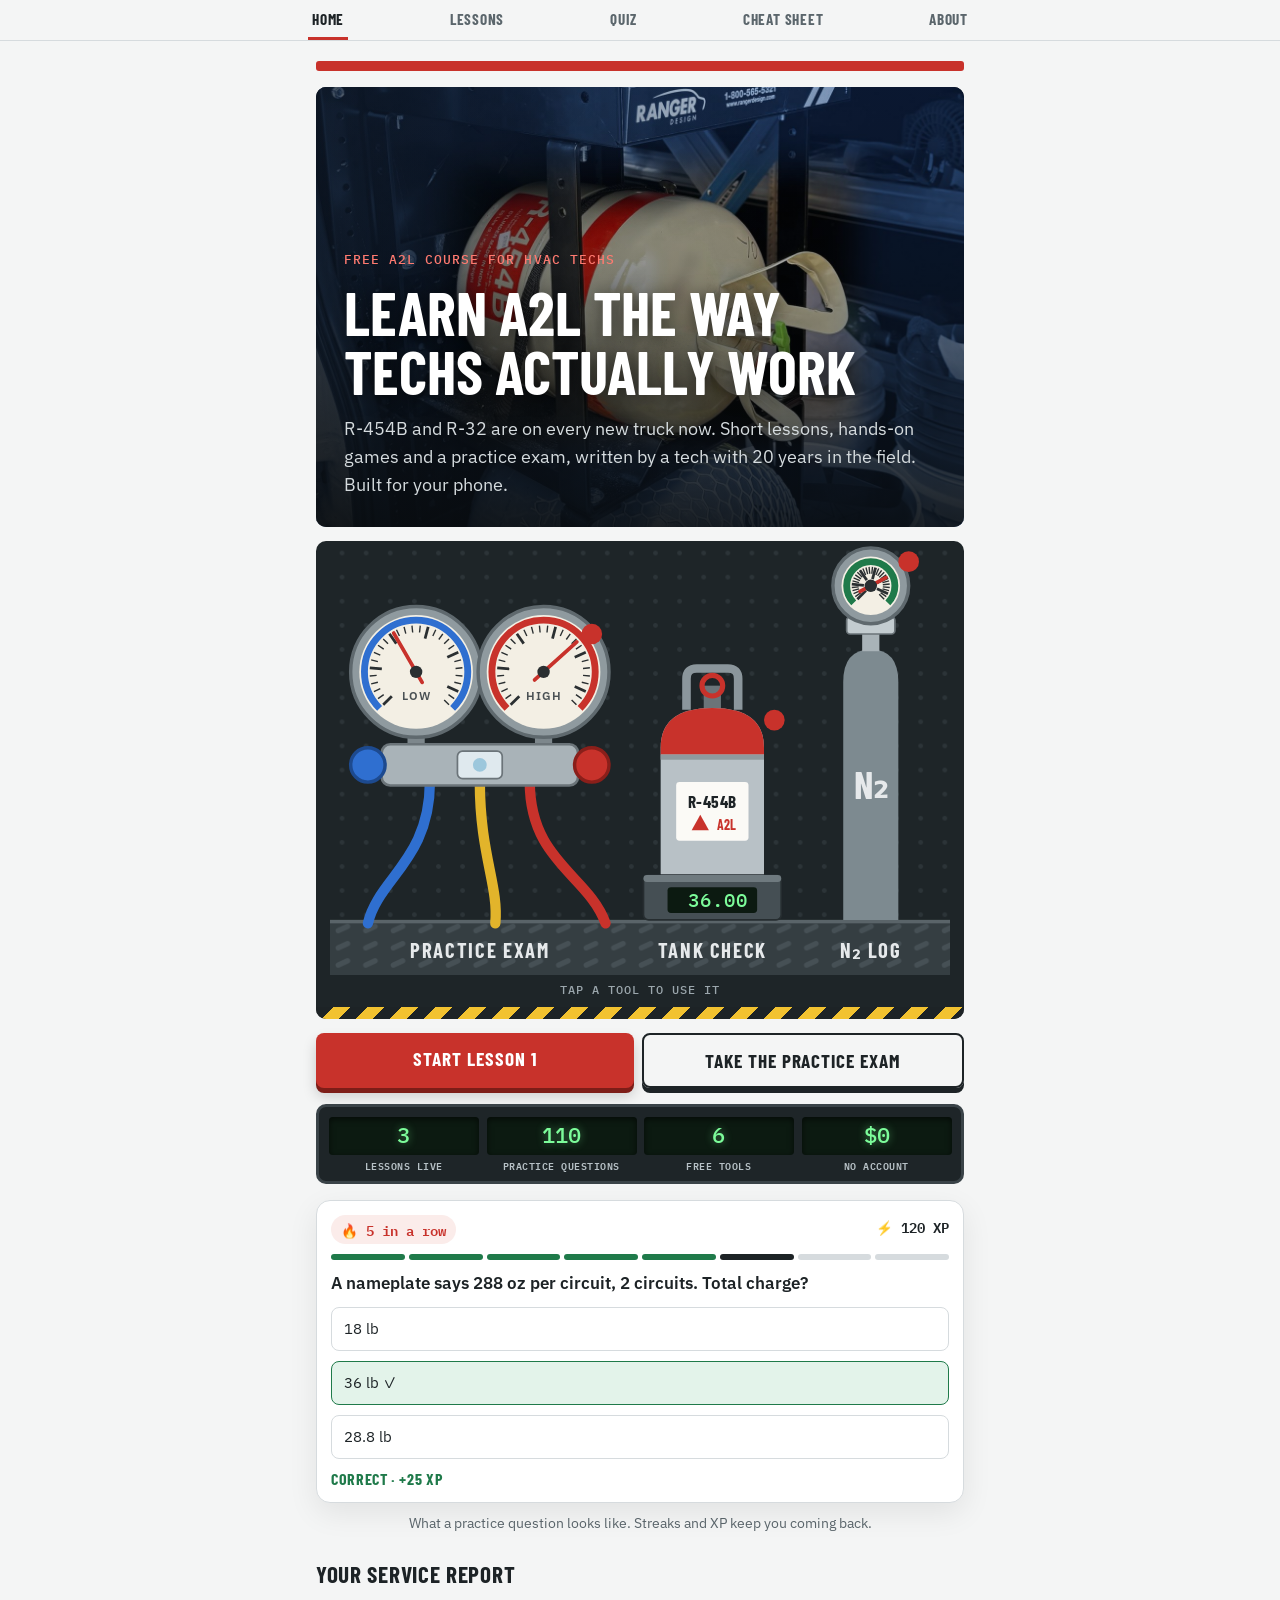
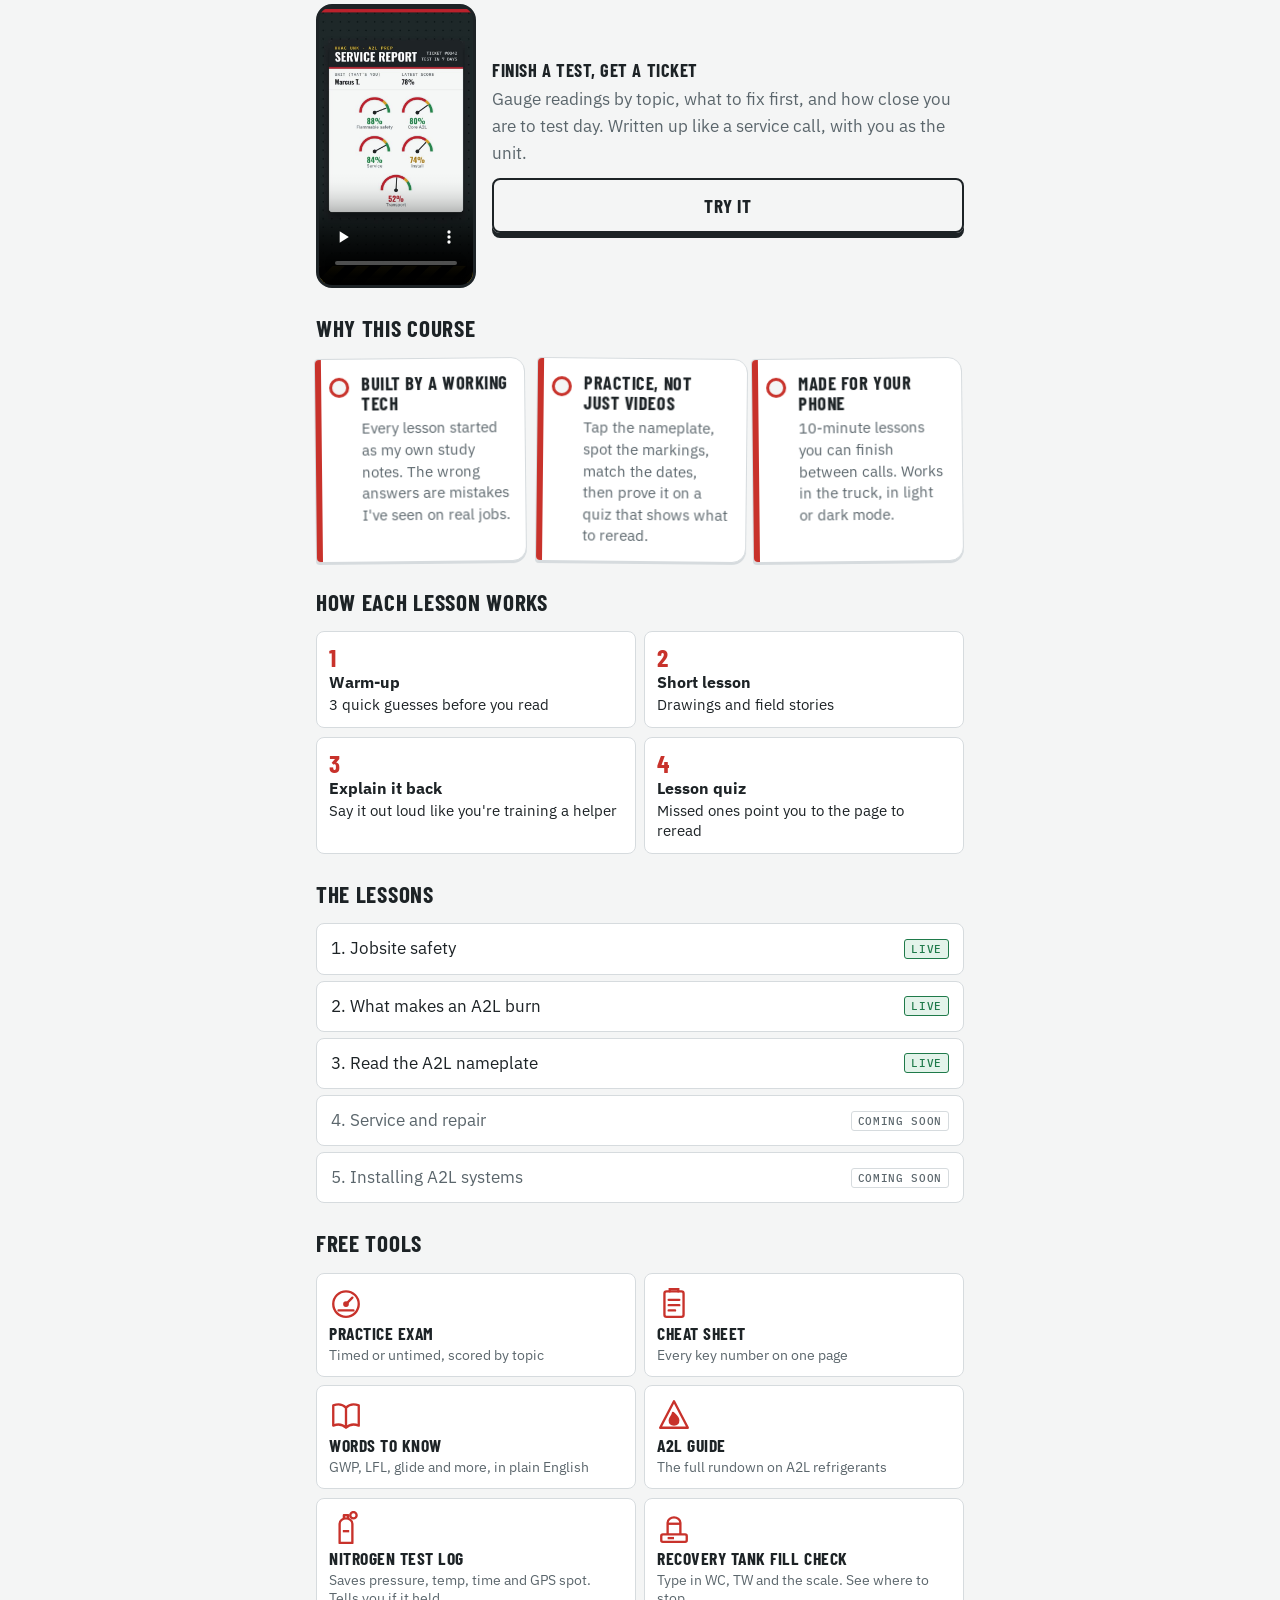
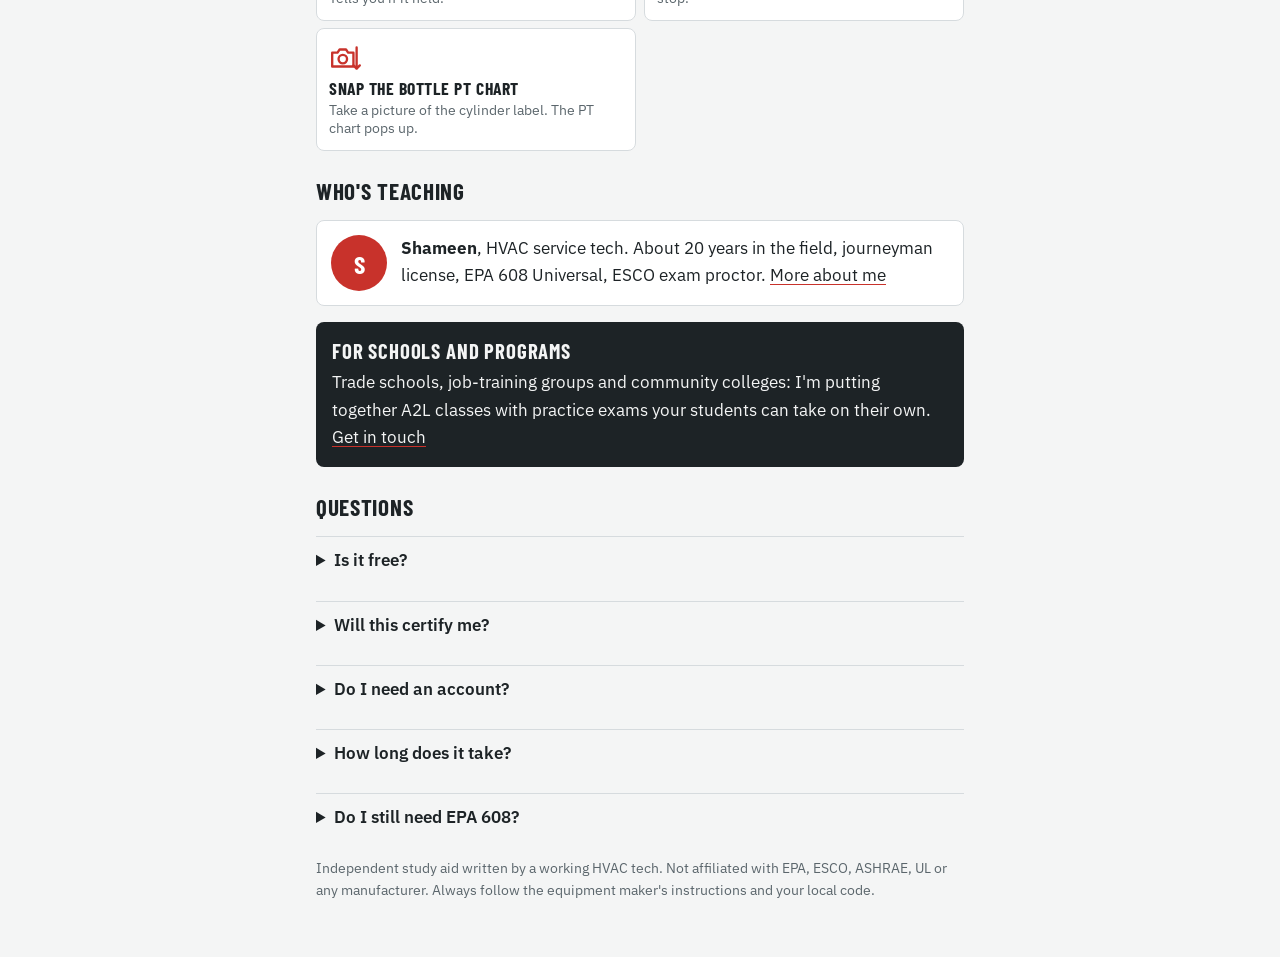
<file: index.html>
<!doctype html>
<html lang="en">
<head>
<meta charset="utf-8">
<meta name="viewport" content="width=device-width, initial-scale=1, viewport-fit=cover">
<title>A2L Course for HVAC Techs</title>
<meta name="description" content="Free A2L refrigerant course for HVAC techs: short phone-friendly lessons, hands-on games, a practice exam and a cheat sheet for R-454B and R-32. Written by a working tech.">
<link rel="stylesheet" href="https://fonts.googleapis.com/css2?family=Barlow+Condensed:wght@600;700&family=IBM+Plex+Sans:ital,wght@0,400;0,600;1,400&family=IBM+Plex+Mono:wght@500&display=swap">
<script type="application/ld+json">
{"@context": "https://schema.org", "@graph": [{"@type": "Course", "name": "A2L Refrigerant Course for HVAC Techs", "description": "Free, phone-first A2L refrigerant course: short lessons, hands-on games and a practice exam, written by a working HVAC tech.", "provider": {"@type": "Person", "name": "Shameen"}, "isAccessibleForFree": true, "inLanguage": "en"}, {"@type": "FAQPage", "mainEntity": [{"@type": "Question", "name": "Is it free?", "acceptedAnswer": {"@type": "Answer", "text": "Yes. The lessons, practice exam, cheat sheet and glossary are free while the course is being built."}}, {"@type": "Question", "name": "Will this certify me?", "acceptedAnswer": {"@type": "Answer", "text": "No. This is exam prep. A2L certification comes from a proctored exam given by a certifying organization. This course helps you walk in ready."}}, {"@type": "Question", "name": "Do I need an account?", "acceptedAnswer": {"@type": "Answer", "text": "No. Your XP, streak and best score are saved on your own phone or computer."}}, {"@type": "Question", "name": "How long does it take?", "acceptedAnswer": {"@type": "Answer", "text": "Each lesson is about 10 minutes. A full practice exam takes 20 to 40 minutes."}}, {"@type": "Question", "name": "Do I still need EPA 608?", "acceptedAnswer": {"@type": "Answer", "text": "Yes. EPA Section 608 still covers A2L work. A2L training is on top of it, not instead of it."}}]}]}
</script>
<style>
:root{
  --bg:#f4f5f5; --paper:#ffffff; --fg:#1d2326; --muted:#5b666c; --line:#d6dbde; --band:#c8322b; --tint:#fbecea; --good:#1f7a4a; --goodtint:#e3f3ea;
  --display:"Barlow Condensed","Arial Narrow",sans-serif; --body:"IBM Plex Sans",system-ui,sans-serif; --mono:"IBM Plex Mono",ui-monospace,monospace;
}
@media (prefers-color-scheme:dark){:root:not([data-theme="light"]){--bg:#15191b;--paper:#1c2225;--fg:#e6e9eb;--muted:#9ba6ac;--line:#323b40;--band:#e2564e;--tint:#33201f;--good:#5fcf8f;--goodtint:#183026;color-scheme:dark}}
:root[data-theme="dark"]{--bg:#15191b;--paper:#1c2225;--fg:#e6e9eb;--muted:#9ba6ac;--line:#323b40;--band:#e2564e;--tint:#33201f;--good:#5fcf8f;--goodtint:#183026;color-scheme:dark}
*{box-sizing:border-box}
body{background:var(--bg);color:var(--fg);font:17px/1.6 var(--body);margin:0}
article{max-width:680px;margin:0 auto;padding-block:20px 56px;padding-left:max(16px,env(safe-area-inset-left,0px));padding-right:max(16px,env(safe-area-inset-right,0px));display:flex;flex-direction:column;gap:16px}
.band{height:10px;background:var(--band);border-radius:3px}
h1{font:700 clamp(2.2rem,8vw,3.2rem)/.98 var(--display);text-transform:uppercase;margin:0;text-wrap:balance}
h2{font:700 1.45rem/1.1 var(--display);text-transform:uppercase;letter-spacing:.03em;margin:12px 0 0}
p,ul{margin:0} ul{padding-left:1.2em;display:flex;flex-direction:column;gap:6px}
a{color:var(--fg);text-decoration-color:var(--band);text-underline-offset:3px}
a:focus-visible{outline:3px solid var(--band);outline-offset:2px}
.by{font:500 .8rem var(--mono);color:var(--muted);text-transform:uppercase;letter-spacing:.06em}
.src{font-size:.86rem;color:var(--muted)}
body{font-size:17px}
.eyebrow{font:500 .8rem var(--mono);text-transform:uppercase;letter-spacing:.08em;color:var(--band)}
.hero h1{font-size:clamp(2.5rem,11vw,3.8rem)}
.lede{font-size:1.1rem;color:var(--muted)}
.ctas{display:flex;flex-direction:column;gap:8px}
@media (min-width:520px){.ctas{flex-direction:row}}
.btn{flex:1;display:block;text-align:center;text-decoration:none;font:700 1.2rem var(--display);text-transform:uppercase;letter-spacing:.05em;border-radius:8px;padding:14px 16px}
.btn.main{background:var(--band);color:#fff}
.btn.alt{border:2px solid var(--fg);color:var(--fg)}
.btn:hover{filter:brightness(1.08)}
.stats{display:grid;grid-template-columns:repeat(4,1fr);gap:6px;text-align:center}
.stats div{background:var(--paper);border:1px solid var(--line);border-radius:8px;padding:10px 4px;display:flex;flex-direction:column;gap:2px}
.stats b{font:700 1.7rem/1 var(--display);color:var(--band)}
.stats span{font-size:.72rem;color:var(--muted);line-height:1.25}
.mock{background:var(--paper);border:1px solid var(--line);border-radius:14px;padding:14px;display:flex;flex-direction:column;gap:10px;box-shadow:0 10px 30px rgba(0,0,0,.08)}
.mock .hud{display:flex;justify-content:space-between;font:600 .85rem var(--mono)}
.mock .pill{background:var(--tint);color:var(--band);border-radius:999px;padding:3px 10px}
.mock .dots{display:flex;gap:4px}.mock .dots i{flex:1;height:6px;border-radius:3px;background:var(--line)}
.mock .dots i.ok{background:var(--good)}.mock .dots i.now{background:var(--fg)}
.mock .q{font-weight:600;margin:0}
.mock .o{border:1px solid var(--line);border-radius:8px;padding:9px 12px;font-size:.93rem}
.mock .o.right{background:var(--goodtint);border-color:var(--good)}
.mock .gain{font:700 1rem var(--display);color:var(--good);text-transform:uppercase;letter-spacing:.04em}
.mock-cap{text-align:center;font-size:.85rem;color:var(--muted);margin-top:-6px}
.srv{display:grid;grid-template-columns:minmax(0,160px) 1fr;gap:16px;align-items:center}
.srv video{width:100%;aspect-ratio:9/16;border-radius:16px;border:3px solid var(--fg);background:#1d2326;display:block}
.srv p{margin:0 0 10px;color:var(--muted)}
.srv b{display:block;font:700 1.15rem/1.1 var(--display);text-transform:uppercase;letter-spacing:.03em;color:var(--fg);margin-bottom:6px}
@media (max-width:380px){.srv{grid-template-columns:1fr}.srv video{max-width:220px;margin:0 auto}}
.why{display:grid;gap:8px}
@media (min-width:560px){.why{grid-template-columns:1fr 1fr 1fr}}
.why b{font:700 1.15rem/1.1 var(--display);text-transform:uppercase;letter-spacing:.03em}
.why span{font-size:.93rem;color:var(--muted);line-height:1.45}
.steps{list-style:none;padding:0;margin:0;display:grid;grid-template-columns:1fr 1fr;gap:8px;counter-reset:s}
.steps li{counter-increment:s;background:var(--paper);border:1px solid var(--line);border-radius:8px;padding:12px;font-size:.93rem;line-height:1.35;display:flex;flex-direction:column;gap:2px}
.steps li::before{content:counter(s);font:700 1.6rem/1 var(--display);color:var(--band)}
.steps b{font-size:1rem}
.ls{list-style:none;padding:0;margin:0;display:flex;flex-direction:column;gap:6px}
.ls a,.ls span.row{display:flex;justify-content:space-between;align-items:center;gap:10px;background:var(--paper);border:1px solid var(--line);border-radius:8px;padding:11px 14px;text-decoration:none;color:var(--fg)}
.ls a:hover{border-color:var(--band)}
.ls em{font:500 .68rem var(--mono);text-transform:uppercase;letter-spacing:.06em;font-style:normal;padding:2px 6px;border-radius:3px;border:1px solid var(--line);color:var(--muted);white-space:nowrap}
.ls a em{border-color:var(--good);color:var(--good);background:var(--goodtint)}
.ls span.row{color:var(--muted)}
.tools{display:grid;grid-template-columns:1fr 1fr;gap:8px}
.tools a{background:var(--paper);border:1px solid var(--line);border-radius:8px;padding:12px;text-decoration:none;color:var(--fg);display:flex;flex-direction:column;gap:2px}
.tools a:hover{border-color:var(--band)}
.tools i{font-style:normal;font-size:1.5rem}.tools b{font:700 1.1rem var(--display);text-transform:uppercase;letter-spacing:.03em}.tools span{font-size:.85rem;color:var(--muted);line-height:1.35}
.me{display:flex;gap:14px;align-items:flex-start;background:var(--paper);border:1px solid var(--line);border-radius:8px;padding:14px}
.me .av{flex:none;width:56px;height:56px;border-radius:50%;background:var(--band);color:#fff;display:grid;place-items:center;font:700 1.6rem var(--display)}
.me p{margin:0}
.schools{background:var(--fg);color:var(--bg);border-radius:8px;padding:16px;display:flex;flex-direction:column;gap:6px}.schools a{color:var(--bg)}
.schools b{font:700 1.3rem var(--display);text-transform:uppercase;letter-spacing:.04em}

/* Cinematic video hero: always dark, like the scene. Video sits behind the words. */
.vhero{position:relative;margin:0 -16px;min-height:min(78vh,520px);display:flex;align-items:flex-end;overflow:hidden;background:#0d1214;color:#f2f4f5;isolation:isolate}
@media (min-width:600px){.vhero{margin:0;border-radius:10px;min-height:440px}}
.vhero-v{position:absolute;inset:0;width:100%;height:100%;object-fit:cover;object-position:50% 0%;z-index:-2}
@media (min-width:600px){.vhero-v{object-position:50% 40%}}
.vhero::after{content:"";position:absolute;inset:0;z-index:-1;background:linear-gradient(180deg,rgba(8,11,13,.15) 0%,rgba(8,11,13,.35) 40%,rgba(8,11,13,.88) 100%),linear-gradient(90deg,rgba(8,11,13,.55),rgba(8,11,13,0) 70%)}
.vhero-t{display:flex;flex-direction:column;gap:14px;padding:28px 16px 22px}
@media (min-width:600px){.vhero-t{padding:32px 28px 28px}}
.vhero h1{color:#fff;text-shadow:0 2px 18px rgba(0,0,0,.55)}
.vhero .eyebrow{color:#ff7a70}
.vhero .lede{color:#d5dbde}
.scene-wrap{margin:0 -16px;background:#1e2528;border-radius:0}
@media (min-width:600px){.scene-wrap{margin:0;border-radius:10px;overflow:hidden}}
.scene{display:block;width:100%;height:auto;max-width:620px;margin:0 auto}
.scene .gl{font:600 7px var(--body);fill:#4a5154;letter-spacing:.08em}
.scene .lbl{font:700 12px var(--display);fill:#e6e9eb;text-anchor:middle;letter-spacing:.08em}
.scene .tk{font:700 10px var(--display);fill:#1d2326;letter-spacing:.03em}
.scene .tk2{font:700 8px var(--display);fill:#c8322b}
.scene .n2{font:700 22px var(--display);fill:#e6e9eb}
.scene .lcd{font:500 11px var(--mono);fill:#7cfc9a;letter-spacing:.06em}
.scene .hit{fill:transparent;stroke:none}
.scene a{cursor:pointer;outline:none}
.scene a:focus-visible .hit{stroke:#fff;stroke-width:2;stroke-dasharray:5 4}
.scene .obj{transition:transform .2s;transform-box:fill-box}
.scene a:hover .obj{transform:translateY(-3px)}
.scene .ndl{transform:rotate(-135deg);transition:transform 1.5s cubic-bezier(.3,1.55,.5,1)}
.scene.go .ndl{transform:rotate(var(--a))}
.scene.go .ndl.wob{animation:wob 2.4s ease-in-out 1.7s infinite}
@keyframes wob{0%,100%{transform:rotate(var(--a))}50%{transform:rotate(calc(var(--a) + 3deg))}}
.scene .ping{fill:#c8322b;transform-box:fill-box;transform-origin:center;animation:ping 1.8s ease-out infinite}
@keyframes ping{0%{opacity:.9;transform:scale(.6)}80%,100%{opacity:0;transform:scale(1.9)}}
.tap-hint{font:500 .78rem var(--mono);color:#9ba6ac;text-align:center;margin:0;padding:6px 0 10px;text-transform:uppercase;letter-spacing:.08em}
.hazard{height:12px;background:repeating-linear-gradient(-45deg,#f2c230 0 12px,#1d2326 12px 24px)}
@media (prefers-reduced-motion:reduce){.scene .ndl,.scene .obj{transition:none}.scene .ping,.scene.go .ndl.wob{animation:none}}
.panel{background:#1e2528;border:3px solid #3a4348;border-radius:10px;padding:10px;display:grid;grid-template-columns:repeat(4,1fr);gap:8px}
.panel div{display:flex;flex-direction:column;align-items:center;gap:4px}
.panel b{position:relative;display:block;width:100%;background:#0c1a11;border-radius:4px;padding:8px 2px;text-align:center;font:500 1.35rem/1 var(--mono);color:#7cfc9a;text-shadow:0 0 8px rgba(124,252,154,.45);box-shadow:inset 0 2px 6px rgba(0,0,0,.6)}
.panel span{font:600 .64rem/1.2 var(--mono);color:#b7c1c6;text-transform:uppercase;letter-spacing:.05em;text-align:center}
.why div{position:relative;background:var(--paper);border:1px solid var(--line);border-radius:4px 14px 14px 4px;padding:14px 14px 14px 46px;display:flex;flex-direction:column;gap:4px;box-shadow:0 2px 0 var(--line)}
.why div::before{content:"";position:absolute;left:14px;top:18px;width:14px;height:14px;border-radius:50%;background:var(--bg);border:3px solid var(--band)}
.why div::after{content:"";position:absolute;left:0;top:0;bottom:0;width:6px;background:var(--band);border-radius:4px 0 0 4px}
.why div:nth-child(odd){transform:rotate(-.6deg)}.why div:nth-child(even){transform:rotate(.6deg)}
.tools svg{width:34px;height:34px;color:var(--band)}
details{border-top:1px solid var(--line);padding:10px 0}
summary{font-weight:600;cursor:pointer}
details p{margin-top:6px;color:var(--muted)}
</style>
<link rel="stylesheet" href="assets/nav.css">
<link rel="stylesheet" href="assets/motion.css">
</head>
<body>
<nav class="site-nav" aria-label="Site"><ul><li><a href="" aria-current="page">Home</a></li><li><a href="lessons/">Lessons</a></li><li><a href="quiz/">Quiz</a></li><li><a href="cheat-sheet/">Cheat sheet</a></li><li><a href="about/">About</a></li></ul></nav>
<article>
  <div class="band" aria-hidden="true"></div>
  <section class="hero" style="display:flex;flex-direction:column;gap:14px">
    <div class="vhero">
      <picture>
        <source media="(min-width:600px)" srcset="assets/img/hero-van-wide.jpg">
        <img class="vhero-v" src="assets/img/hero-van-phone.jpg" alt="" width="1000" height="1080" fetchpriority="high">
      </picture>
      <div class="vhero-t">
        <p class="eyebrow">Free A2L course for HVAC techs</p>
        <h1>Learn A2L the way techs actually work</h1>
        <p class="lede">R-454B and R-32 are on every new truck now. Short lessons, hands-on games and a practice exam, written by a tech with 20 years in the field. Built for your phone.</p>
      </div>
    </div>
    <div class="scene-wrap">
<svg class="scene" viewBox="0 0 360 252" role="group" aria-label="Tap a tool: practice exam, recovery tank check or nitrogen log">
<defs>
<pattern id="peg" width="14" height="14" patternUnits="userSpaceOnUse"><circle cx="7" cy="7" r="1.4" fill="#2c3438"/></pattern>
<pattern id="dia" width="16" height="10" patternUnits="userSpaceOnUse"><rect x="3" y="3.5" width="9" height="3" rx="1.5" transform="rotate(-25 7.5 5)" fill="#465055"/></pattern>
</defs>
<rect width="360" height="222" fill="#1e2528"/><g class="wall"><rect x="-20" y="-20" width="400" height="262" fill="url(#peg)"/></g>
<rect y="220" width="360" height="32" fill="#353e42"/><rect y="220" width="360" height="32" fill="url(#dia)"/><rect y="220" width="360" height="2" fill="#5a6469"/>

<a href="quiz/" aria-label="Practice exam"><g class="obj">
<rect class="hit" x="8" y="40" width="166" height="208" rx="8"/>
<path d="M58 140C58 185 28 196 22 222" fill="none" stroke="#2f6fd0" stroke-width="6" stroke-linecap="round"/>
<path d="M87 140C87 182 98 200 96 222" fill="none" stroke="#e2b42b" stroke-width="6" stroke-linecap="round"/>
<path d="M116 140C116 186 150 194 160 222" fill="none" stroke="#c8322b" stroke-width="6" stroke-linecap="round"/>
<rect x="45" y="108" width="10" height="12" fill="#7d878c"/><rect x="119" y="108" width="10" height="12" fill="#7d878c"/>
<rect x="30" y="118" width="114" height="24" rx="5" fill="#a9b3b8" stroke="#6b7479" stroke-width="1.5"/>
<rect x="74" y="122" width="26" height="16" rx="3" fill="#dfe9ee" stroke="#6b7479"/><circle cx="87" cy="130" r="4" fill="#9cc7dc"/>
<circle cx="22" cy="130" r="10" fill="#2f6fd0" stroke="#1d4a8f" stroke-width="2"/><circle cx="152" cy="130" r="10" fill="#c8322b" stroke="#8a1f1a" stroke-width="2"/>
<circle cx="50" cy="76" r="38" fill="#8f9a9f" stroke="#5f696e" stroke-width="2"/>
<circle cx="50" cy="76" r="33" fill="#f3efe4"/>
<path d="M28.8 97.2A30 30 0 1 1 71.2 97.2" fill="none" stroke="#2f6fd0" stroke-width="4"/>
<line x1="30.9" y1="95.1" x2="35.9" y2="90.1" stroke="#2a2f31" stroke-width="1.6"/>
<line x1="27.9" y1="91.5" x2="31.2" y2="89.2" stroke="#2a2f31" stroke-width="0.8"/>
<line x1="25.5" y1="87.4" x2="29.2" y2="85.7" stroke="#2a2f31" stroke-width="0.8"/>
<line x1="23.9" y1="83.0" x2="27.8" y2="82.0" stroke="#2a2f31" stroke-width="0.8"/>
<line x1="23.1" y1="78.4" x2="27.1" y2="78.0" stroke="#2a2f31" stroke-width="0.8"/>
<line x1="23.1" y1="73.6" x2="30.1" y2="74.3" stroke="#2a2f31" stroke-width="1.6"/>
<line x1="23.9" y1="69.0" x2="27.8" y2="70.0" stroke="#2a2f31" stroke-width="0.8"/>
<line x1="25.5" y1="64.6" x2="29.2" y2="66.3" stroke="#2a2f31" stroke-width="0.8"/>
<line x1="27.9" y1="60.5" x2="31.2" y2="62.8" stroke="#2a2f31" stroke-width="0.8"/>
<line x1="30.9" y1="56.9" x2="33.7" y2="59.7" stroke="#2a2f31" stroke-width="0.8"/>
<line x1="34.5" y1="53.9" x2="38.5" y2="59.6" stroke="#2a2f31" stroke-width="1.6"/>
<line x1="38.6" y1="51.5" x2="40.3" y2="55.2" stroke="#2a2f31" stroke-width="0.8"/>
<line x1="43.0" y1="49.9" x2="44.0" y2="53.8" stroke="#2a2f31" stroke-width="0.8"/>
<line x1="47.6" y1="49.1" x2="48.0" y2="53.1" stroke="#2a2f31" stroke-width="0.8"/>
<line x1="52.4" y1="49.1" x2="52.0" y2="53.1" stroke="#2a2f31" stroke-width="0.8"/>
<line x1="57.0" y1="49.9" x2="55.2" y2="56.7" stroke="#2a2f31" stroke-width="1.6"/>
<line x1="61.4" y1="51.5" x2="59.7" y2="55.2" stroke="#2a2f31" stroke-width="0.8"/>
<line x1="65.5" y1="53.9" x2="63.2" y2="57.2" stroke="#2a2f31" stroke-width="0.8"/>
<line x1="69.1" y1="56.9" x2="66.3" y2="59.7" stroke="#2a2f31" stroke-width="0.8"/>
<line x1="72.1" y1="60.5" x2="68.8" y2="62.8" stroke="#2a2f31" stroke-width="0.8"/>
<line x1="74.5" y1="64.6" x2="68.1" y2="67.5" stroke="#2a2f31" stroke-width="1.6"/>
<line x1="76.1" y1="69.0" x2="72.2" y2="70.0" stroke="#2a2f31" stroke-width="0.8"/>
<line x1="76.9" y1="73.6" x2="72.9" y2="74.0" stroke="#2a2f31" stroke-width="0.8"/>
<line x1="76.9" y1="78.4" x2="72.9" y2="78.0" stroke="#2a2f31" stroke-width="0.8"/>
<line x1="76.1" y1="83.0" x2="72.2" y2="82.0" stroke="#2a2f31" stroke-width="0.8"/>
<line x1="74.5" y1="87.4" x2="68.1" y2="84.5" stroke="#2a2f31" stroke-width="1.6"/>
<line x1="72.1" y1="91.5" x2="68.8" y2="89.2" stroke="#2a2f31" stroke-width="0.8"/>
<line x1="69.1" y1="95.1" x2="66.3" y2="92.3" stroke="#2a2f31" stroke-width="0.8"/>
<text x="50" y="92.5" text-anchor="middle" class="gl">LOW</text>
<g transform="translate(50 76)"><g class="ndl wob" style="--a:-30deg"><line x1="0" y1="7" x2="0" y2="-26" stroke="#c8322b" stroke-width="2.2" stroke-linecap="round"/></g><circle r="3.6" fill="#2a2f31"/></g>
<circle cx="124" cy="76" r="38" fill="#8f9a9f" stroke="#5f696e" stroke-width="2"/>
<circle cx="124" cy="76" r="33" fill="#f3efe4"/>
<path d="M102.8 97.2A30 30 0 1 1 145.2 97.2" fill="none" stroke="#c8322b" stroke-width="4"/>
<line x1="104.9" y1="95.1" x2="109.9" y2="90.1" stroke="#2a2f31" stroke-width="1.6"/>
<line x1="101.9" y1="91.5" x2="105.2" y2="89.2" stroke="#2a2f31" stroke-width="0.8"/>
<line x1="99.5" y1="87.4" x2="103.2" y2="85.7" stroke="#2a2f31" stroke-width="0.8"/>
<line x1="97.9" y1="83.0" x2="101.8" y2="82.0" stroke="#2a2f31" stroke-width="0.8"/>
<line x1="97.1" y1="78.4" x2="101.1" y2="78.0" stroke="#2a2f31" stroke-width="0.8"/>
<line x1="97.1" y1="73.6" x2="104.1" y2="74.3" stroke="#2a2f31" stroke-width="1.6"/>
<line x1="97.9" y1="69.0" x2="101.8" y2="70.0" stroke="#2a2f31" stroke-width="0.8"/>
<line x1="99.5" y1="64.6" x2="103.2" y2="66.3" stroke="#2a2f31" stroke-width="0.8"/>
<line x1="101.9" y1="60.5" x2="105.2" y2="62.8" stroke="#2a2f31" stroke-width="0.8"/>
<line x1="104.9" y1="56.9" x2="107.7" y2="59.7" stroke="#2a2f31" stroke-width="0.8"/>
<line x1="108.5" y1="53.9" x2="112.5" y2="59.6" stroke="#2a2f31" stroke-width="1.6"/>
<line x1="112.6" y1="51.5" x2="114.3" y2="55.2" stroke="#2a2f31" stroke-width="0.8"/>
<line x1="117.0" y1="49.9" x2="118.0" y2="53.8" stroke="#2a2f31" stroke-width="0.8"/>
<line x1="121.6" y1="49.1" x2="122.0" y2="53.1" stroke="#2a2f31" stroke-width="0.8"/>
<line x1="126.4" y1="49.1" x2="126.0" y2="53.1" stroke="#2a2f31" stroke-width="0.8"/>
<line x1="131.0" y1="49.9" x2="129.2" y2="56.7" stroke="#2a2f31" stroke-width="1.6"/>
<line x1="135.4" y1="51.5" x2="133.7" y2="55.2" stroke="#2a2f31" stroke-width="0.8"/>
<line x1="139.5" y1="53.9" x2="137.2" y2="57.2" stroke="#2a2f31" stroke-width="0.8"/>
<line x1="143.1" y1="56.9" x2="140.3" y2="59.7" stroke="#2a2f31" stroke-width="0.8"/>
<line x1="146.1" y1="60.5" x2="142.8" y2="62.8" stroke="#2a2f31" stroke-width="0.8"/>
<line x1="148.5" y1="64.6" x2="142.1" y2="67.5" stroke="#2a2f31" stroke-width="1.6"/>
<line x1="150.1" y1="69.0" x2="146.2" y2="70.0" stroke="#2a2f31" stroke-width="0.8"/>
<line x1="150.9" y1="73.6" x2="146.9" y2="74.0" stroke="#2a2f31" stroke-width="0.8"/>
<line x1="150.9" y1="78.4" x2="146.9" y2="78.0" stroke="#2a2f31" stroke-width="0.8"/>
<line x1="150.1" y1="83.0" x2="146.2" y2="82.0" stroke="#2a2f31" stroke-width="0.8"/>
<line x1="148.5" y1="87.4" x2="142.1" y2="84.5" stroke="#2a2f31" stroke-width="1.6"/>
<line x1="146.1" y1="91.5" x2="142.8" y2="89.2" stroke="#2a2f31" stroke-width="0.8"/>
<line x1="143.1" y1="95.1" x2="140.3" y2="92.3" stroke="#2a2f31" stroke-width="0.8"/>
<text x="124" y="92.5" text-anchor="middle" class="gl">HIGH</text>
<g transform="translate(124 76)"><g class="ndl " style="--a:48deg"><line x1="0" y1="7" x2="0" y2="-26" stroke="#c8322b" stroke-width="2.2" stroke-linecap="round"/></g><circle r="3.6" fill="#2a2f31"/></g>
</g><text x="87" y="242" class="lbl">PRACTICE EXAM</text><circle class="ping" cx="152" cy="54" r="6"/></a>

<a href="tools/recovery-tank/" aria-label="Recovery tank fill check"><g class="obj">
<rect class="hit" x="178" y="62" width="90" height="186" rx="8"/>
<path d="M207 98V80Q207 74 213 74H231Q237 74 237 80V98" fill="none" stroke="#8b969c" stroke-width="5"/>
<rect x="217" y="84" width="10" height="14" fill="#6b7479"/><circle cx="222" cy="84" r="6" fill="none" stroke="#c8322b" stroke-width="3"/>
<path d="M192 196V120Q192 97 222 97Q252 97 252 120V196Z" fill="#b8c1c6"/>
<path d="M192 124V120Q192 97 222 97Q252 97 252 120V124Z" fill="#c8322b"/>
<rect x="192" y="124" width="60" height="3" fill="#8f999e"/>
<rect x="201" y="140" width="42" height="34" rx="2" fill="#fbfaf6"/>
<text x="222" y="155" text-anchor="middle" class="tk">R-454B</text>
<path d="M210 168l5-9 5 9z" fill="#c8322b"/><text x="225" y="168" class="tk2">A2L</text>
<rect x="182" y="194" width="80" height="26" rx="3" fill="#454f54" stroke="#262d30"/>
<rect x="182" y="194" width="80" height="4" rx="2" fill="#6f7a7f"/>
<rect x="196" y="201" width="52" height="15" rx="2" fill="#0c1a11"/>
<text x="243" y="212.5" text-anchor="end" class="lcd" id="lcd">00.00</text>
</g><text x="222" y="242" class="lbl">TANK CHECK</text><circle class="ping" cx="258" cy="104" r="6"/></a>

<a href="tools/nitrogen/" aria-label="Nitrogen test log"><g class="obj">
<rect class="hit" x="282" y="8" width="66" height="240" rx="8"/>
<path d="M298 220V82Q298 63 314 63Q330 63 330 82V220Z" fill="#7d8a90"/>
<rect x="309" y="50" width="10" height="14" fill="#a9b3b8"/>
<rect x="300" y="44" width="28" height="10" rx="2" fill="#c3ccd0" stroke="#6b7479"/>
<text x="314" y="150" text-anchor="middle" class="n2">N₂</text>
<circle class="puff p1" cx="330" cy="48" r="3"/><circle class="puff p2" cx="330" cy="48" r="3"/><circle class="puff p3" cx="330" cy="48" r="3"/>
<circle cx="314" cy="26" r="22" fill="#8f9a9f" stroke="#5f696e" stroke-width="2"/>
<circle cx="314" cy="26" r="17" fill="#f3efe4"/>
<path d="M304.1 35.9A14 14 0 1 1 323.9 35.9" fill="none" stroke="#1f7a4a" stroke-width="4"/>
<line x1="306.2" y1="33.8" x2="311.2" y2="28.8" stroke="#2a2f31" stroke-width="1.6"/>
<line x1="305.0" y1="32.3" x2="308.3" y2="30.0" stroke="#2a2f31" stroke-width="0.8"/>
<line x1="304.0" y1="30.6" x2="307.7" y2="29.0" stroke="#2a2f31" stroke-width="0.8"/>
<line x1="303.4" y1="28.8" x2="307.2" y2="27.8" stroke="#2a2f31" stroke-width="0.8"/>
<line x1="303.0" y1="27.0" x2="307.0" y2="26.6" stroke="#2a2f31" stroke-width="0.8"/>
<line x1="303.0" y1="25.0" x2="310.0" y2="25.7" stroke="#2a2f31" stroke-width="1.6"/>
<line x1="303.4" y1="23.2" x2="307.2" y2="24.2" stroke="#2a2f31" stroke-width="0.8"/>
<line x1="304.0" y1="21.4" x2="307.7" y2="23.0" stroke="#2a2f31" stroke-width="0.8"/>
<line x1="305.0" y1="19.7" x2="308.3" y2="22.0" stroke="#2a2f31" stroke-width="0.8"/>
<line x1="306.2" y1="18.2" x2="309.1" y2="21.1" stroke="#2a2f31" stroke-width="0.8"/>
<line x1="307.7" y1="17.0" x2="311.7" y2="22.7" stroke="#2a2f31" stroke-width="1.6"/>
<line x1="309.4" y1="16.0" x2="311.0" y2="19.7" stroke="#2a2f31" stroke-width="0.8"/>
<line x1="311.2" y1="15.4" x2="312.2" y2="19.2" stroke="#2a2f31" stroke-width="0.8"/>
<line x1="313.0" y1="15.0" x2="313.4" y2="19.0" stroke="#2a2f31" stroke-width="0.8"/>
<line x1="315.0" y1="15.0" x2="314.6" y2="19.0" stroke="#2a2f31" stroke-width="0.8"/>
<line x1="316.8" y1="15.4" x2="315.0" y2="22.1" stroke="#2a2f31" stroke-width="1.6"/>
<line x1="318.6" y1="16.0" x2="317.0" y2="19.7" stroke="#2a2f31" stroke-width="0.8"/>
<line x1="320.3" y1="17.0" x2="318.0" y2="20.3" stroke="#2a2f31" stroke-width="0.8"/>
<line x1="321.8" y1="18.2" x2="318.9" y2="21.1" stroke="#2a2f31" stroke-width="0.8"/>
<line x1="323.0" y1="19.7" x2="319.7" y2="22.0" stroke="#2a2f31" stroke-width="0.8"/>
<line x1="324.0" y1="21.4" x2="317.6" y2="24.3" stroke="#2a2f31" stroke-width="1.6"/>
<line x1="324.6" y1="23.2" x2="320.8" y2="24.2" stroke="#2a2f31" stroke-width="0.8"/>
<line x1="325.0" y1="25.0" x2="321.0" y2="25.4" stroke="#2a2f31" stroke-width="0.8"/>
<line x1="325.0" y1="27.0" x2="321.0" y2="26.6" stroke="#2a2f31" stroke-width="0.8"/>
<line x1="324.6" y1="28.8" x2="320.8" y2="27.8" stroke="#2a2f31" stroke-width="0.8"/>
<line x1="324.0" y1="30.6" x2="317.6" y2="27.7" stroke="#2a2f31" stroke-width="1.6"/>
<line x1="323.0" y1="32.3" x2="319.7" y2="30.0" stroke="#2a2f31" stroke-width="0.8"/>
<line x1="321.8" y1="33.8" x2="318.9" y2="30.9" stroke="#2a2f31" stroke-width="0.8"/>
<text x="314" y="34.5" text-anchor="middle" class="gl"></text>
<g transform="translate(314 26)"><g class="ndl " style="--a:62deg"><line x1="0" y1="7" x2="0" y2="-10" stroke="#c8322b" stroke-width="2.2" stroke-linecap="round"/></g><circle r="3.6" fill="#2a2f31"/></g>
</g><text x="314" y="242" class="lbl">N₂ LOG</text><circle class="ping" cx="336" cy="12" r="6"/></a>
</svg>
<p class="tap-hint">Tap a tool to use it</p><div class="hazard" aria-hidden="true"></div></div>
    <div class="ctas"><a class="btn main" href="lessons/a2l-jobsite-safety/">Start Lesson 1</a><a class="btn alt" href="quiz/">Take the practice exam</a></div>
  </section>

  <div class="panel" aria-label="Course at a glance">
    <div><b id="nLive" data-n="3">3</b><span>Lessons live</span></div>
    <div><b id="nQ">60</b><span>Practice questions</span></div>
    <div><b data-n="6">6</b><span>Free tools</span></div>
    <div><b>$0</b><span>No account</span></div>
  </div>

  <div class="mock" aria-hidden="true">
    <div class="hud"><span class="pill">🔥 5 in a row</span><span>⚡ 120 XP</span></div>
    <div class="dots"><i class="ok"></i><i class="ok"></i><i class="ok"></i><i class="ok"></i><i class="ok"></i><i class="now"></i><i></i><i></i></div>
    <p class="q">A nameplate says 288 oz per circuit, 2 circuits. Total charge?</p>
    <div class="o">18 lb</div><div class="o right">36 lb ✓</div><div class="o">28.8 lb</div>
    <span class="gain">Correct · +25 XP</span>
  </div>
  <p class="mock-cap">What a practice question looks like. Streaks and XP keep you coming back.</p>

  <h2>Your service report</h2>
  <div class="srv">
    <video src="assets/video/service-report.mp4" poster="assets/video/service-report-poster.jpg" muted loop playsinline controls preload="none" aria-label="18-second clip: the service report you get after the practice exam"></video>
    <div><b>Finish a test, get a ticket</b><p>Gauge readings by topic, what to fix first, and how close you are to test day. Written up like a service call, with you as the unit.</p><a class="btn alt" href="quiz/">Try it</a></div>
  </div>

  <h2>Why this course</h2>
  <div class="why">
    <div><b>Built by a working tech</b><span>Every lesson started as my own study notes. The wrong answers are mistakes I've seen on real jobs.</span></div>
    <div><b>Practice, not just videos</b><span>Tap the nameplate, spot the markings, match the dates, then prove it on a quiz that shows what to reread.</span></div>
    <div><b>Made for your phone</b><span>10-minute lessons you can finish between calls. Works in the truck, in light or dark mode.</span></div>
  </div>

  <h2>How each lesson works</h2>
  <ol class="steps">
    <li><b>Warm-up</b>3 quick guesses before you read</li>
    <li><b>Short lesson</b>Drawings and field stories</li>
    <li><b>Explain it back</b>Say it out loud like you're training a helper</li>
    <li><b>Lesson quiz</b>Missed ones point you to the page to reread</li>
  </ol>

  <h2>The lessons</h2>
  <ul class="ls">
    <li><a href="lessons/a2l-jobsite-safety/">1. Jobsite safety <em>Live</em></a></li>
    <li><a href="lessons/a2l-burn/">2. What makes an A2L burn <em>Live</em></a></li>
    <li><a href="lessons/a2l-nameplate/">3. Read the A2L nameplate <em>Live</em></a></li>
    <li><span class="row">4. Service and repair <em>Coming soon</em></span></li>
    <li><span class="row">5. Installing A2L systems <em>Coming soon</em></span></li>
  </ul>

  <h2>Free tools</h2>
  <div class="tools">
    <a href="quiz/"><svg viewBox="0 0 32 32" fill="none" stroke="currentColor" stroke-width="2.2" stroke-linecap="round" aria-hidden="true"><circle cx="16" cy="17" r="12"/><path d="M16 17l6-6M9 23h14"/><circle cx="16" cy="17" r="1.6" fill="currentColor"/></svg><b>Practice exam</b><span>Timed or untimed, scored by topic</span></a>
    <a href="cheat-sheet/"><svg viewBox="0 0 32 32" fill="none" stroke="currentColor" stroke-width="2.2" stroke-linecap="round" aria-hidden="true"><rect x="7" y="5" width="18" height="24" rx="2"/><path d="M12 5V3h8v2M11 13h10M11 18h10M11 23h6"/></svg><b>Cheat sheet</b><span>Every key number on one page</span></a>
    <a href="words/"><svg viewBox="0 0 32 32" fill="none" stroke="currentColor" stroke-width="2.2" stroke-linejoin="round" aria-hidden="true"><path d="M4 7c5-2 9-1 12 2 3-3 7-4 12-2v19c-5-2-9-1-12 2-3-3-7-4-12-2z"/><path d="M16 9v19"/></svg><b>Words to know</b><span>GWP, LFL, glide and more, in plain English</span></a>
    <a href="guide/"><svg viewBox="0 0 32 32" fill="none" stroke="currentColor" stroke-width="2.2" stroke-linejoin="round" aria-hidden="true"><path d="M16 3l13 25H3z"/><path d="M16 25c-3 0-4-2-4-4 0-3 3-4 3-7 2 2 5 4 5 7 0 2-1 4-4 4z" fill="currentColor"/></svg><b>A2L guide</b><span>The full rundown on A2L refrigerants</span></a>
    <a href="tools/nitrogen/"><svg viewBox="0 0 32 32" fill="none" stroke="currentColor" stroke-width="2.2" stroke-linejoin="round" aria-hidden="true"><path d="M10 30V12c0-3 3-5 6-5s6 2 6 5v18z"/><path d="M14 7V4h4v3"/><circle cx="23" cy="4" r="3"/><path d="M13 19h6"/></svg><b>Nitrogen test log</b><span>Saves pressure, temp, time and GPS spot. Tells you if it held.</span></a>
    <a href="tools/recovery-tank/"><svg viewBox="0 0 32 32" fill="none" stroke="currentColor" stroke-width="2.2" stroke-linejoin="round" aria-hidden="true"><path d="M10 22V11c0-3 3-5 6-5s6 2 6 5v11"/><path d="M10 12h12" /><rect x="4" y="22" width="24" height="7" rx="1.5"/><path d="M10 25.5h6"/></svg><b>Recovery tank fill check</b><span>Type in WC, TW and the scale. See where to stop.</span></a>
    <a href="tools/pt-chart/"><svg viewBox="0 0 32 32" fill="none" stroke="currentColor" stroke-width="2.2" stroke-linejoin="round" aria-hidden="true"><path d="M3 11h5l2-3h6l2 3h5v13H3z"/><circle cx="13" cy="17" r="4"/><path d="M26 6v20M26 26l3-3M26 26l-3-3" stroke-linecap="round"/></svg><b>Snap the bottle PT chart</b><span>Take a picture of the cylinder label. The PT chart pops up.</span></a>
  </div>

  <h2>Who's teaching</h2>
  <div class="me"><div class="av" aria-hidden="true">S</div><p><b>Shameen</b>, HVAC service tech. About 20 years in the field, journeyman license, EPA 608 Universal, ESCO exam proctor. <a href="about/">More about me</a></p></div>

  <div class="schools"><b>For schools and programs</b><p>Trade schools, job-training groups and community colleges: I'm putting together A2L classes with practice exams your students can take on their own. <a href="about/">Get in touch</a></p></div>

  <h2>Questions</h2>
  <details><summary>Is it free?</summary><p>Yes. The lessons, practice exam, cheat sheet and glossary are free while the course is being built.</p></details><details><summary>Will this certify me?</summary><p>No. This is exam prep. A2L certification comes from a proctored exam given by a certifying organization. This course helps you walk in ready.</p></details><details><summary>Do I need an account?</summary><p>No. Your XP, streak and best score are saved on your own phone or computer.</p></details><details><summary>How long does it take?</summary><p>Each lesson is about 10 minutes. A full practice exam takes 20 to 40 minutes.</p></details><details><summary>Do I still need EPA 608?</summary><p>Yes. EPA Section 608 still covers A2L work. A2L training is on top of it, not instead of it.</p></details>

  <p class="src">Independent study aid written by a working HVAC tech. Not affiliated with EPA, ESCO, ASHRAE, UL or any manufacturer. Always follow the equipment maker's instructions and your local code.</p>
</article>
<script src="quiz/questions.js"></script>
<script>
/* Keep the question count honest: read it from the live question bank. */
try{document.getElementById("nQ").textContent=Q.length}catch(e){}
</script>
<script>
(function(){
  const sc=document.querySelector(".scene"),lcd=document.getElementById("lcd");
  const still=matchMedia("(prefers-reduced-motion: reduce)").matches;
  function count(el,to,fmt,ms){if(still){el.textContent=fmt(to);return}const t0=performance.now();
    (function f(t){const k=Math.min(1,(t-t0)/ms),e=1-Math.pow(1-k,3);el.textContent=fmt(to*e);if(k<1)requestAnimationFrame(f)})(t0)}
  requestAnimationFrame(()=>requestAnimationFrame(()=>sc.classList.add("go")));
  count(lcd,36,v=>v.toFixed(2).padStart(5,"0"),1800);
  document.querySelectorAll(".panel b").forEach(b=>{const n=parseInt(b.textContent,10);if(n>0)count(b,n,v=>String(Math.round(v)),1200)});
})();
</script>
<script src="assets/motion.js" defer></script>
</body>
</html>
</file>
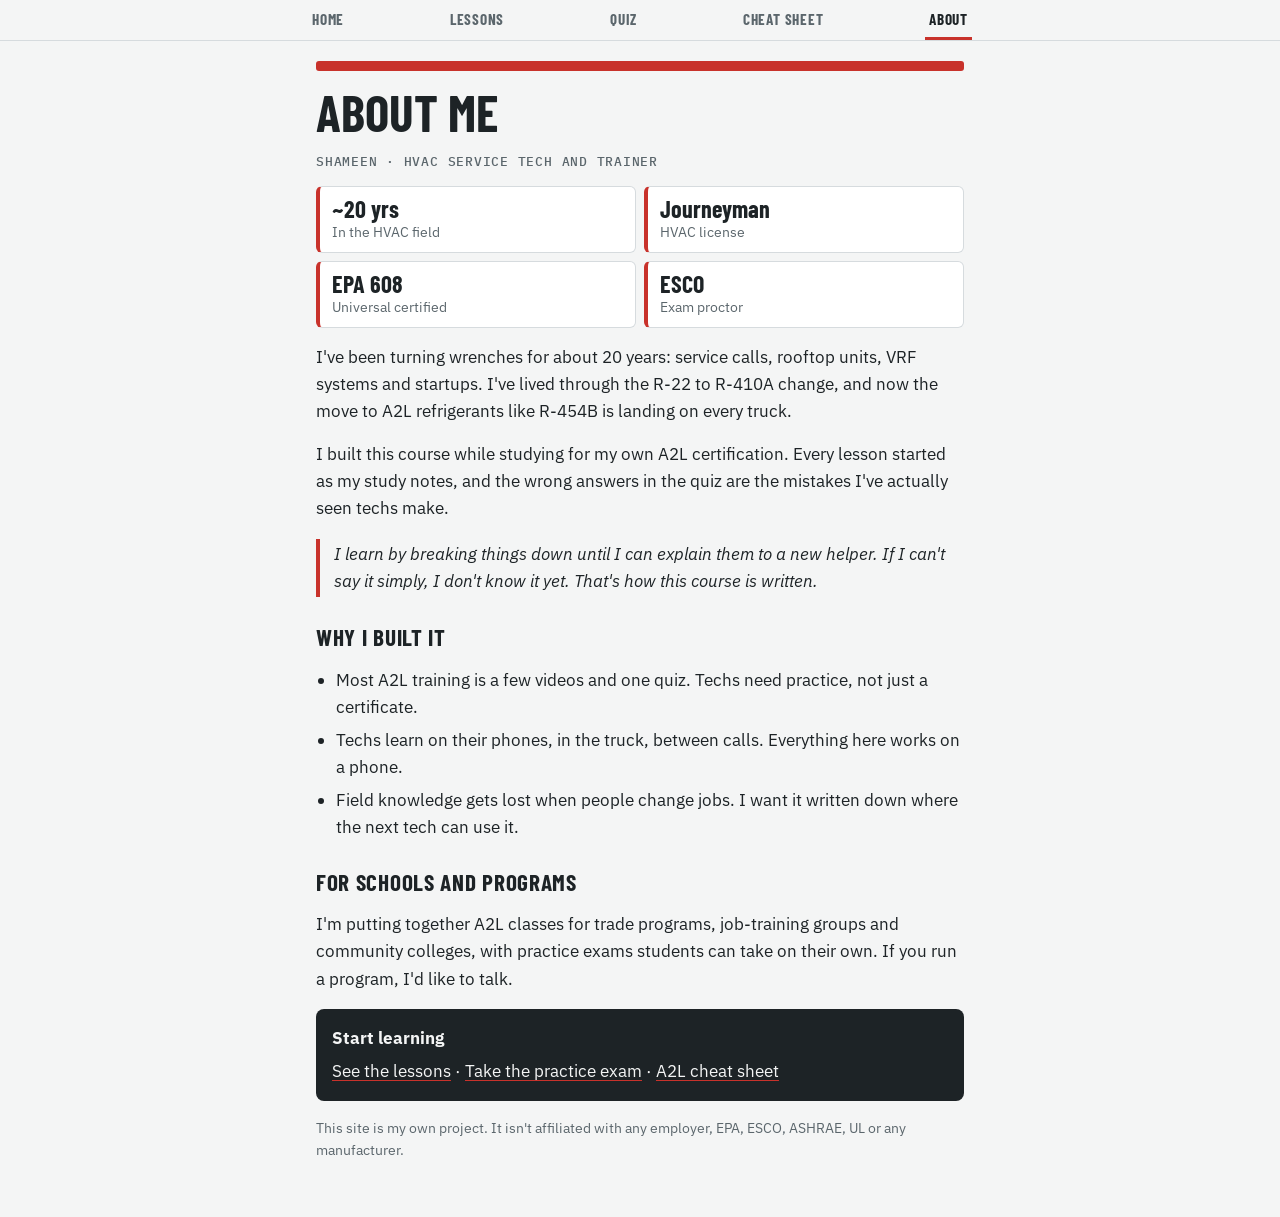
<file: about/index.html>
<!doctype html>
<html lang="en">
<head>
<meta charset="utf-8">
<meta name="viewport" content="width=device-width, initial-scale=1, viewport-fit=cover">
<title>About Shameen</title>
<meta name="description" content="About Shameen, an HVAC service tech with about 20 years in the field, a journeyman license, EPA 608 Universal and ESCO proctor, who built this A2L course.">
<link rel="stylesheet" href="https://fonts.googleapis.com/css2?family=Barlow+Condensed:wght@600;700&family=IBM+Plex+Sans:ital,wght@0,400;0,600;1,400&family=IBM+Plex+Mono:wght@500&display=swap">
<script type="application/ld+json">
{"@context":"https://schema.org","@type":"ProfilePage","mainEntity":{"@type":"Person","name":"Shameen","jobTitle":"HVAC service technician and trainer","hasCredential":["Journeyman HVAC license","EPA Section 608 Universal certification","ESCO Group exam proctor"],"knowsAbout":["A2L refrigerants","R-454B","VRF systems","rooftop units","HVAC service"]}}
</script>
<style>
:root{
  --bg:#f4f5f5; --paper:#ffffff; --fg:#1d2326; --muted:#5b666c; --line:#d6dbde; --band:#c8322b; --tint:#fbecea; --good:#1f7a4a; --goodtint:#e3f3ea;
  --display:"Barlow Condensed","Arial Narrow",sans-serif; --body:"IBM Plex Sans",system-ui,sans-serif; --mono:"IBM Plex Mono",ui-monospace,monospace;
}
@media (prefers-color-scheme:dark){:root:not([data-theme="light"]){--bg:#15191b;--paper:#1c2225;--fg:#e6e9eb;--muted:#9ba6ac;--line:#323b40;--band:#e2564e;--tint:#33201f;--good:#5fcf8f;--goodtint:#183026;color-scheme:dark}}
:root[data-theme="dark"]{--bg:#15191b;--paper:#1c2225;--fg:#e6e9eb;--muted:#9ba6ac;--line:#323b40;--band:#e2564e;--tint:#33201f;--good:#5fcf8f;--goodtint:#183026;color-scheme:dark}
*{box-sizing:border-box}
body{background:var(--bg);color:var(--fg);font:17px/1.6 var(--body);margin:0}
article{max-width:680px;margin:0 auto;padding-block:20px 56px;padding-left:max(16px,env(safe-area-inset-left,0px));padding-right:max(16px,env(safe-area-inset-right,0px));display:flex;flex-direction:column;gap:16px}
.band{height:10px;background:var(--band);border-radius:3px}
h1{font:700 clamp(2.2rem,8vw,3.2rem)/.98 var(--display);text-transform:uppercase;margin:0;text-wrap:balance}
h2{font:700 1.45rem/1.1 var(--display);text-transform:uppercase;letter-spacing:.03em;margin:12px 0 0}
p,ul{margin:0} ul{padding-left:1.2em;display:flex;flex-direction:column;gap:6px}
a{color:var(--fg);text-decoration-color:var(--band);text-underline-offset:3px}
a:focus-visible{outline:3px solid var(--band);outline-offset:2px}
.by{font:500 .8rem var(--mono);color:var(--muted);text-transform:uppercase;letter-spacing:.06em}
.src{font-size:.86rem;color:var(--muted)}
.creds{display:grid;grid-template-columns:1fr 1fr;gap:8px}
.creds div{background:var(--paper);border:1px solid var(--line);border-left:4px solid var(--band);border-radius:6px;padding:10px 12px;display:flex;flex-direction:column;gap:2px}
.creds b{font:700 1.5rem/1 var(--display)} .creds span{font-size:.86rem;color:var(--muted);line-height:1.35}
.quote{border-left:4px solid var(--band);padding:2px 0 2px 14px;font-style:italic}
.cta{background:var(--fg);color:var(--bg);border-radius:8px;padding:16px;display:flex;flex-direction:column;gap:6px}.cta a{color:var(--bg)}
</style>
<link rel="stylesheet" href="../assets/nav.css">
<link rel="stylesheet" href="../assets/motion.css">
</head>
<body>
<nav class="site-nav" aria-label="Site"><ul><li><a href="../">Home</a></li><li><a href="../lessons/">Lessons</a></li><li><a href="../quiz/">Quiz</a></li><li><a href="../cheat-sheet/">Cheat sheet</a></li><li><a href="../about/" aria-current="page">About</a></li></ul></nav>
<article>
  <div class="band" aria-hidden="true"></div>
  <h1>About me</h1>
  <p class="by">Shameen · HVAC service tech and trainer</p>
  <div class="creds">
    <div><b>~20 yrs</b><span>In the HVAC field</span></div>
    <div><b>Journeyman</b><span>HVAC license</span></div>
    <div><b>EPA 608</b><span>Universal certified</span></div>
    <div><b>ESCO</b><span>Exam proctor</span></div>
  </div>
  <p>I've been turning wrenches for about 20 years: service calls, rooftop units, VRF systems and startups. I've lived through the R-22 to R-410A change, and now the move to A2L refrigerants like R-454B is landing on every truck.</p>
  <p>I built this course while studying for my own A2L certification. Every lesson started as my study notes, and the wrong answers in the quiz are the mistakes I've actually seen techs make.</p>
  <p class="quote">I learn by breaking things down until I can explain them to a new helper. If I can't say it simply, I don't know it yet. That's how this course is written.</p>
  <h2>Why I built it</h2>
  <ul>
    <li>Most A2L training is a few videos and one quiz. Techs need practice, not just a certificate.</li>
    <li>Techs learn on their phones, in the truck, between calls. Everything here works on a phone.</li>
    <li>Field knowledge gets lost when people change jobs. I want it written down where the next tech can use it.</li>
  </ul>
  <h2>For schools and programs</h2>
  <p>I'm putting together A2L classes for trade programs, job-training groups and community colleges, with practice exams students can take on their own. If you run a program, I'd like to talk.</p>
  <div class="cta"><b>Start learning</b><p><a href="../lessons/">See the lessons</a> · <a href="../quiz/">Take the practice exam</a> · <a href="../cheat-sheet/">A2L cheat sheet</a></p></div>
  <p class="src">This site is my own project. It isn't affiliated with any employer, EPA, ESCO, ASHRAE, UL or any manufacturer.</p>
</article>
<script src="../assets/motion.js" defer></script>
</body>
</html>
</file>
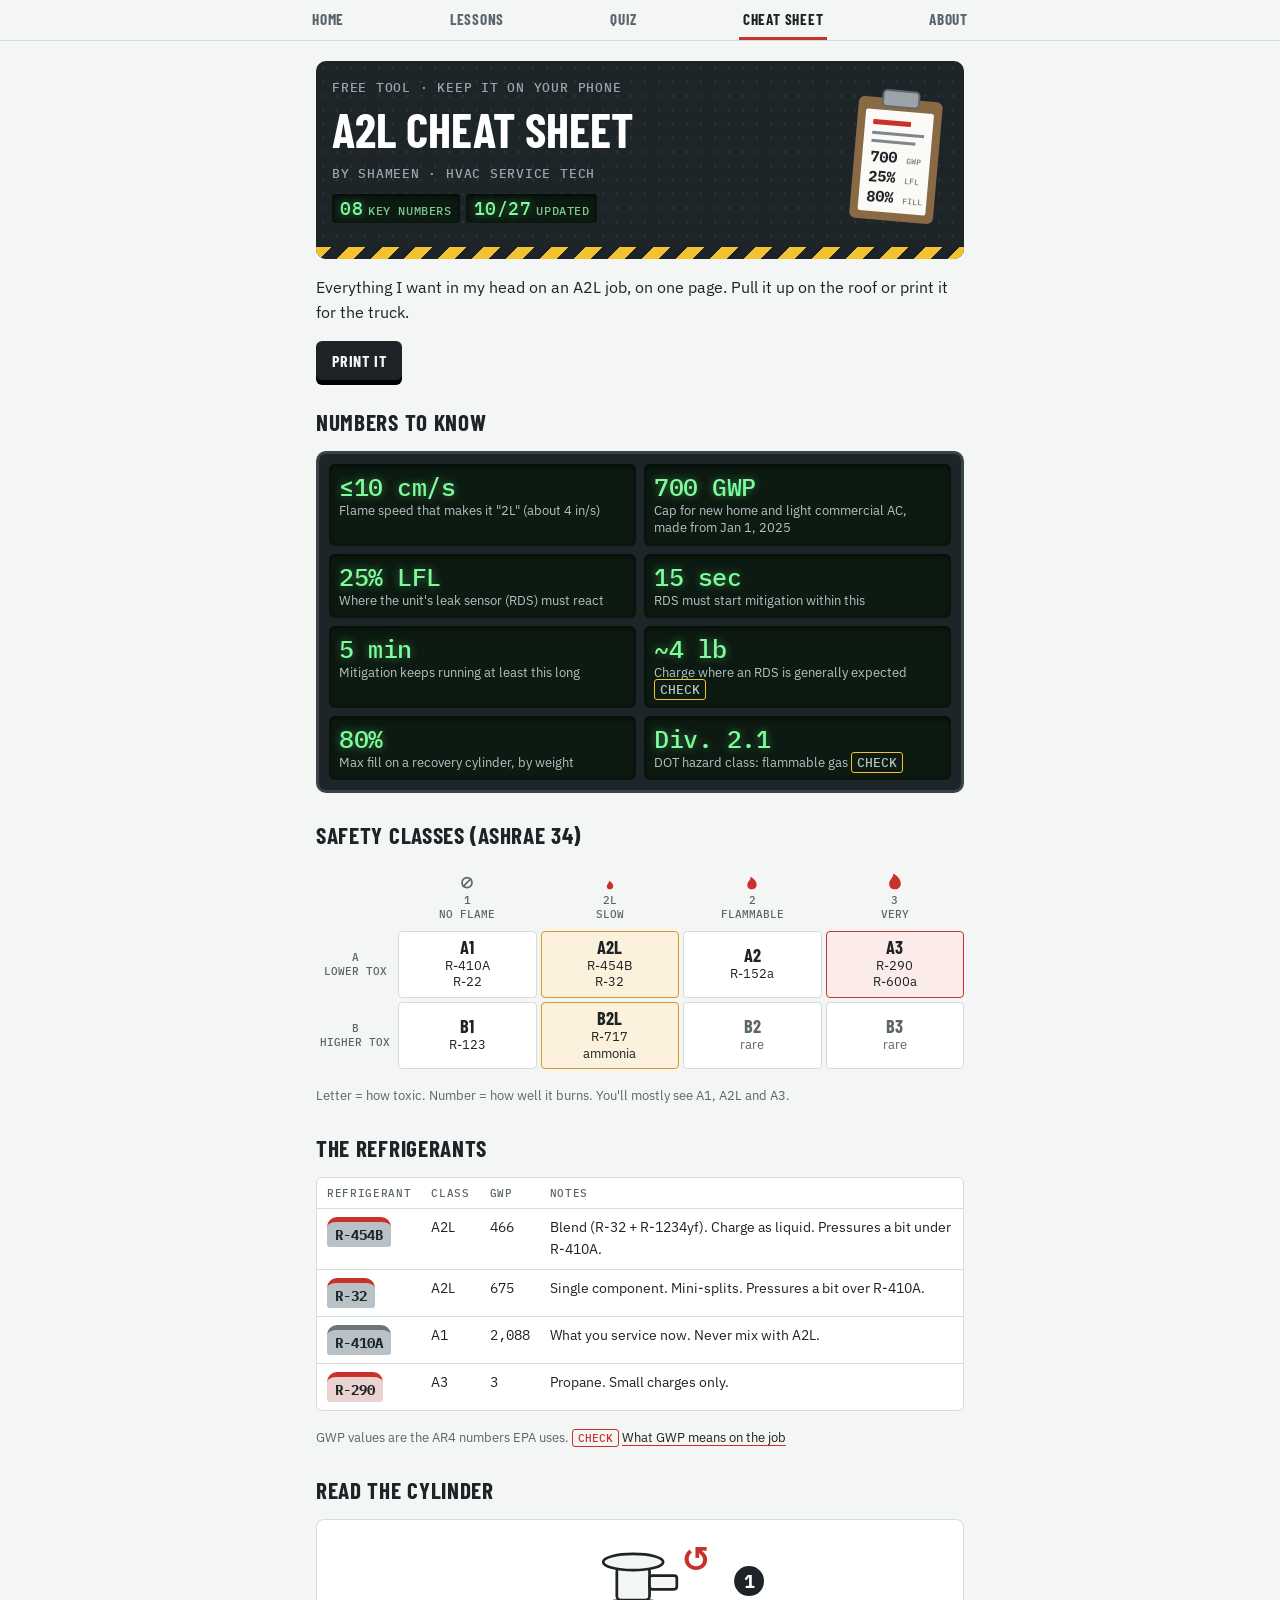
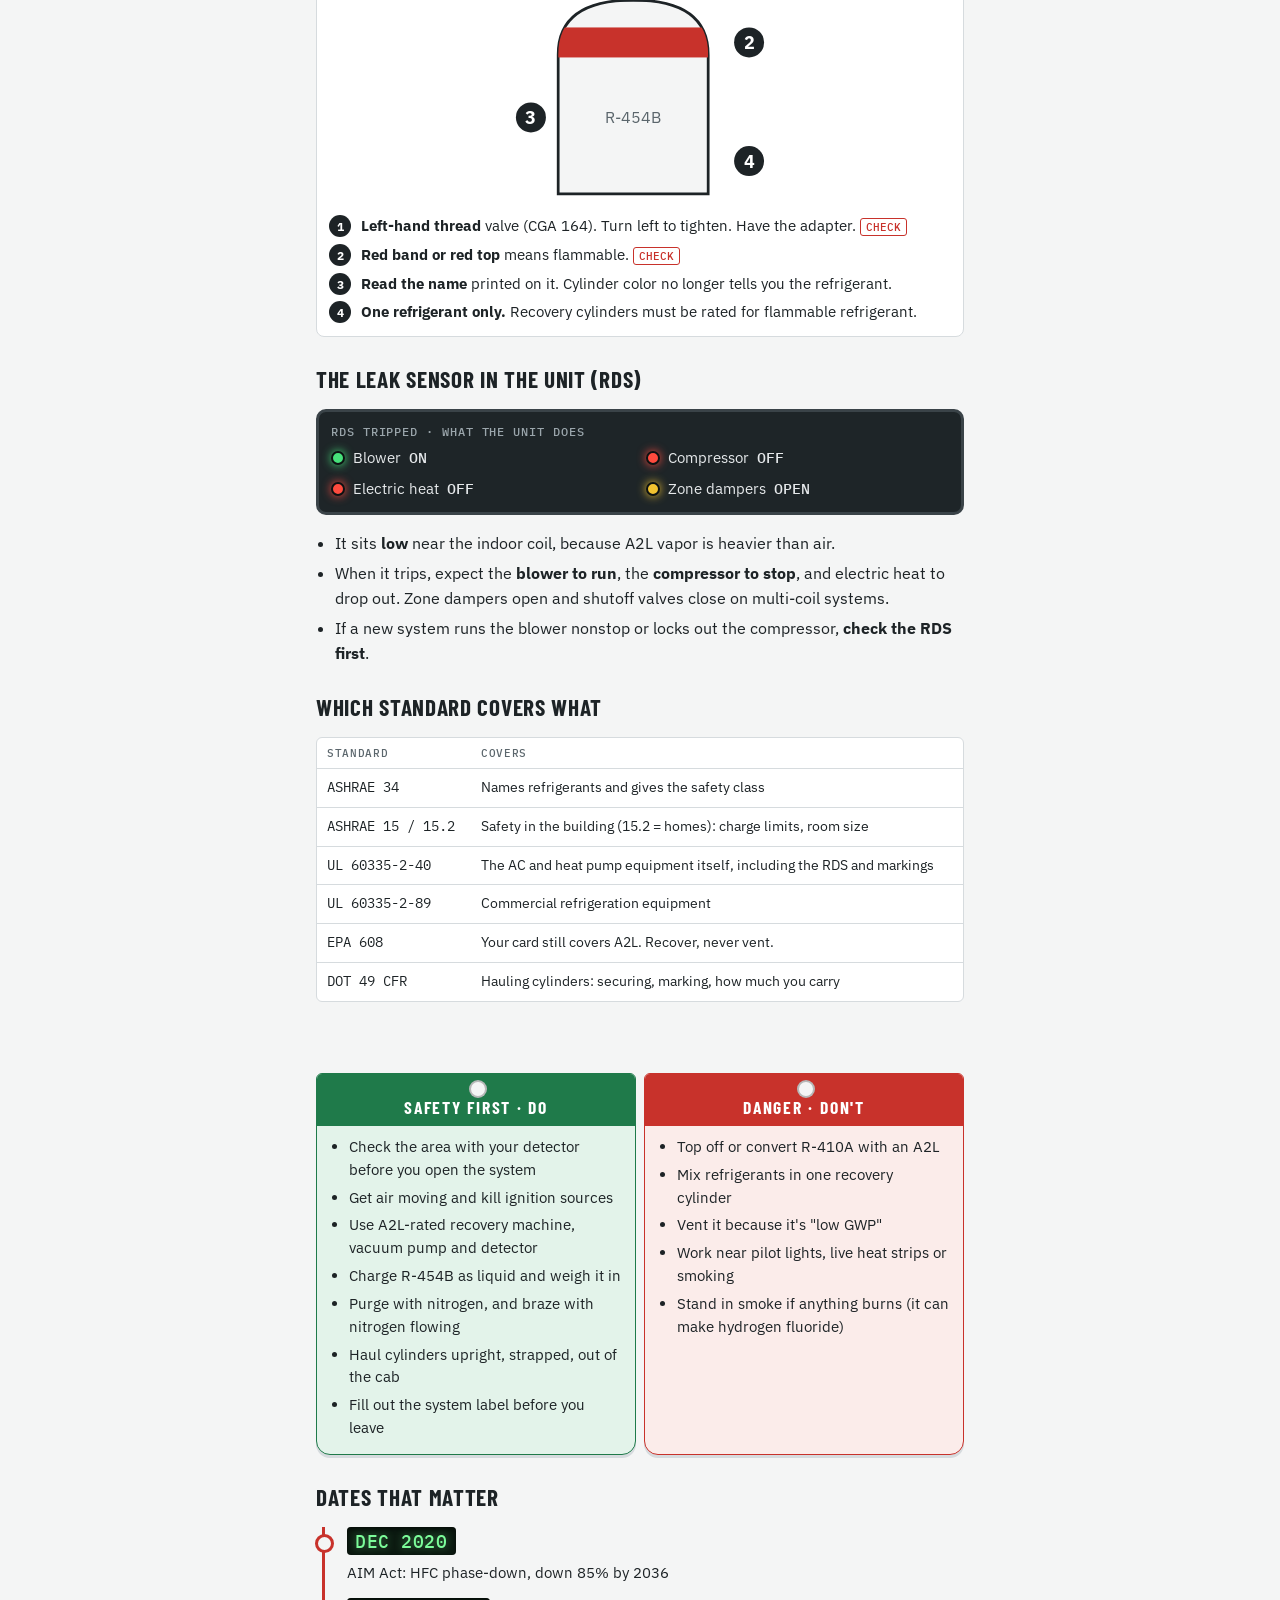
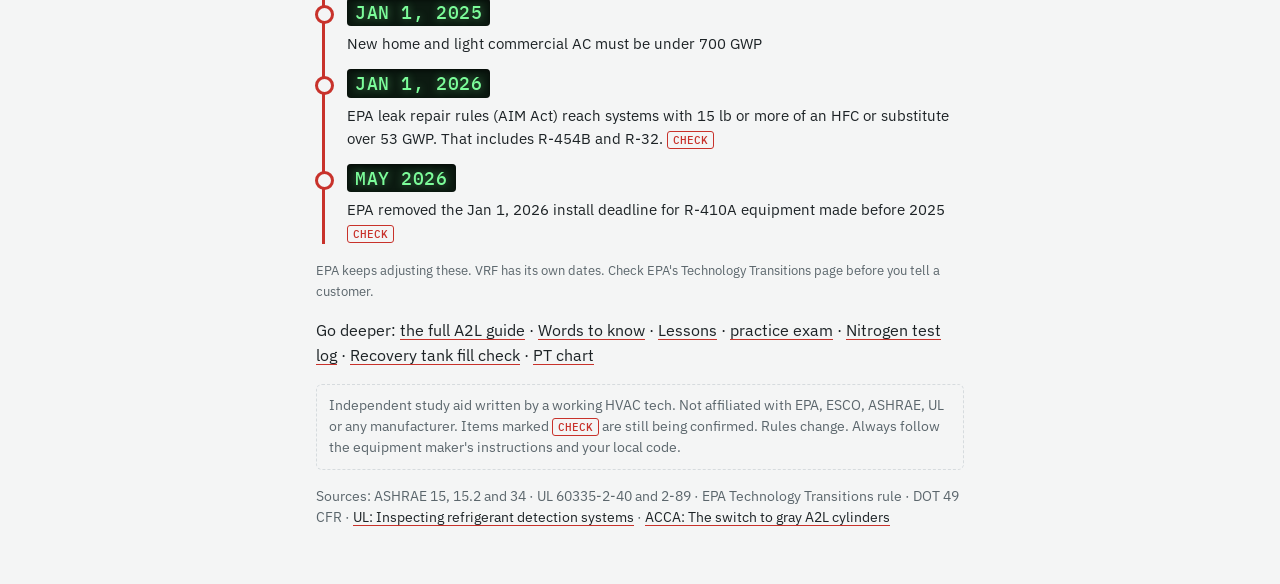
<file: cheat-sheet/index.html>
<!doctype html>
<html lang="en">
<head>
<meta charset="utf-8">
<meta name="viewport" content="width=device-width, initial-scale=1, viewport-fit=cover">
<title>A2L Cheat Sheet</title>
<meta name="description" content="One-page A2L refrigerant cheat sheet for HVAC techs: key numbers, safety classes, R-454B and R-32, cylinder markings, the RDS leak sensor, which standard covers what, and field rules.">
<link rel="stylesheet" href="https://fonts.googleapis.com/css2?family=Barlow+Condensed:wght@600;700&family=IBM+Plex+Sans:ital,wght@0,400;0,600;1,400&family=IBM+Plex+Mono:wght@500&display=swap">
<script type="application/ld+json">
{"@context":"https://schema.org","@type":"LearningResource","name":"A2L Cheat Sheet for HVAC Techs","author":{"@type":"Person","name":"Shameen","jobTitle":"HVAC service technician"},"dateModified":"2026-10-27","learningResourceType":"Reference","about":["A2L refrigerant","R-454B","R-32","refrigerant detection system","ASHRAE 34","UL 60335-2-40"]}
</script>
<style>
/* Reference page: scan-first. Big number tiles, then grids and tables. Prints on one or two pages. */
:root{
  --bg:#f4f5f5; --paper:#ffffff; --fg:#1d2326; --muted:#5b666c; --line:#d6dbde; --band:#c8322b; --tint:#fbecea; --good:#1f7a4a; --goodtint:#e3f3ea; --amber:#d99a1e; --ambtint:#fbf1dc;
  --display:"Barlow Condensed","Arial Narrow",sans-serif; --body:"IBM Plex Sans",system-ui,sans-serif; --mono:"IBM Plex Mono",ui-monospace,monospace;
}
@media (prefers-color-scheme:dark){:root:not([data-theme="light"]){--bg:#15191b;--paper:#1c2225;--fg:#e6e9eb;--muted:#9ba6ac;--line:#323b40;--band:#e2564e;--tint:#33201f;--good:#5fcf8f;--goodtint:#183026;--amber:#e8b04a;--ambtint:#33280f;color-scheme:dark}}
:root[data-theme="dark"]{--bg:#15191b;--paper:#1c2225;--fg:#e6e9eb;--muted:#9ba6ac;--line:#323b40;--band:#e2564e;--tint:#33201f;--good:#5fcf8f;--goodtint:#183026;--amber:#e8b04a;--ambtint:#33280f;color-scheme:dark}
*{box-sizing:border-box}
body{background:var(--bg);color:var(--fg);font:16px/1.55 var(--body);margin:0}
article{max-width:680px;margin:0 auto;padding-block:20px 56px;padding-left:max(16px,env(safe-area-inset-left,0px));padding-right:max(16px,env(safe-area-inset-right,0px));display:flex;flex-direction:column;gap:16px}
.band{height:10px;background:var(--band);border-radius:3px}
h1{font:700 clamp(2.2rem,8vw,3.2rem)/.98 var(--display);text-transform:uppercase;margin:0}
h2{font:700 1.45rem/1.1 var(--display);text-transform:uppercase;letter-spacing:.03em;margin:14px 0 0}
p,ul,ol{margin:0}
ul,ol{padding-left:1.2em;display:flex;flex-direction:column;gap:5px}
.by{font:500 .8rem var(--mono);color:var(--muted);text-transform:uppercase;letter-spacing:.06em}
a{color:var(--fg);text-decoration-color:var(--band);text-underline-offset:3px}
.check{font:500 .7rem var(--mono);color:var(--band);border:1px solid var(--band);padding:1px 5px;border-radius:3px;white-space:nowrap}
.src{font-size:.86rem;color:var(--muted)}
/* number tiles */
.nums{display:grid;grid-template-columns:1fr 1fr;gap:8px}
.num{background:var(--paper);border:1px solid var(--line);border-left:4px solid var(--band);border-radius:6px;padding:10px 12px;display:flex;flex-direction:column;gap:2px}
.num b{font:700 1.9rem/1 var(--display)}
.num span{font-size:.86rem;color:var(--muted);line-height:1.35}
/* safety class grid */
.grid{display:grid;grid-template-columns:auto repeat(4,1fr);gap:4px;font-size:.82rem}
.grid div{background:var(--paper);border:1px solid var(--line);border-radius:4px;padding:6px 4px;text-align:center;line-height:1.25;display:flex;flex-direction:column;justify-content:center;gap:2px}
.grid .h{background:transparent;border:0;font:500 .7rem var(--mono);color:var(--muted);text-transform:uppercase}
.grid b{font:700 1.15rem/1 var(--display)}
.grid .hot{background:var(--ambtint);border-color:var(--amber)}
.grid .fire{background:var(--tint);border-color:var(--band)}
.grid .na{color:var(--muted)}
.key{font-size:.84rem;color:var(--muted)}
/* tables */
.tbl{overflow-x:auto;border:1px solid var(--line);border-radius:6px;background:var(--paper)}
table{border-collapse:collapse;width:100%;font-size:.88rem}
th,td{text-align:left;padding:8px 10px;border-bottom:1px solid var(--line);vertical-align:top}
th{font:500 .7rem var(--mono);text-transform:uppercase;letter-spacing:.06em;color:var(--muted)}
tr:last-child td{border-bottom:0}
td.n{font-family:var(--mono);white-space:nowrap}
/* figure */
figure{margin:0;background:var(--paper);border:1px solid var(--line);border-radius:8px;padding:12px;display:flex;flex-direction:column;gap:10px}
figure svg{width:100%;max-width:300px;height:auto;display:block;margin:0 auto}
svg .body{fill:var(--bg);stroke:var(--fg);stroke-width:2} svg .red{fill:var(--band)} svg text{fill:var(--fg)} svg .mut{fill:var(--muted);font-size:12px}
svg .dot{fill:var(--fg)} svg .dott{fill:var(--paper);font:700 13px var(--body);text-anchor:middle}
svg .spin{fill:var(--band);font-size:24px;font-weight:700}
.legend{counter-reset:c;list-style:none;padding:0;gap:6px}
.legend li{counter-increment:c;display:grid;grid-template-columns:24px 1fr;gap:8px;align-items:start;font-size:.92rem}
.legend li::before{content:counter(c);background:var(--fg);color:var(--paper);border-radius:50%;width:22px;height:22px;display:grid;place-items:center;font:700 .78rem var(--body)}
/* do / don't */
.dd{display:grid;grid-template-columns:1fr;gap:8px}
@media (min-width:560px){.dd{grid-template-columns:1fr 1fr}}
.dd>div{border-radius:6px;padding:12px 14px;display:flex;flex-direction:column;gap:6px}
.dd .do{background:var(--goodtint);border:1px solid var(--good)}
.dd .dont{background:var(--tint);border:1px solid var(--band)}
.dd strong{font:700 1.1rem var(--display);text-transform:uppercase;letter-spacing:.04em}
.dd ul{font-size:.92rem}
.disc{border:1px dashed var(--line);border-radius:6px;padding:10px 12px;font-size:.86rem;color:var(--muted)}
.print{align-self:flex-start;font:700 1rem var(--display);text-transform:uppercase;letter-spacing:.05em;background:var(--fg);color:var(--bg);border:0;border-radius:6px;padding:10px 16px;cursor:pointer}
@media print{body{background:#fff;font-size:12px}.print{display:none}article{padding:0;gap:10px}.num b{font-size:1.4rem}}

/* jobsite look */
.lhero .lart{width:96px}
.meter{background:#1e2528;border:3px solid #3a4348;border-radius:10px;padding:10px;gap:8px}
.meter .num{background:#0c1a11;border:0;border-radius:6px;box-shadow:inset 0 2px 6px rgba(0,0,0,.6);padding:10px 10px 9px}
.meter .num b{font:500 1.55rem/1.05 var(--mono);color:#7cfc9a;text-shadow:0 0 8px rgba(124,252,154,.45);letter-spacing:-.02em}
.meter .num span{color:#b7c1c6;font-size:.8rem}
.meter .check{color:#f2c230;border-color:#f2c230}
.grid .h{gap:2px;align-items:center}
.grid .fl{width:20px;height:20px;color:var(--band)}
.grid .h:nth-child(2) .fl{color:var(--muted)}
.cyl{display:inline-block;font:700 .9rem var(--mono);background:#b8c1c6;color:#1d2326;border-radius:10px 10px 3px 3px;padding:3px 8px;white-space:nowrap;border-top:5px solid #6b7479}
.cyl.a2l{border-top-color:#c8322b}
.cyl.a3{border-top-color:#c8322b;background:#e9d2cf}
.leds{background:#1e2528;border:3px solid #3a4348;border-radius:10px;padding:12px;display:grid;grid-template-columns:1fr 1fr;gap:8px 12px;color:#e6e9eb;font-size:.92rem}
.ledh{grid-column:1/-1;font:500 .72rem var(--mono);text-transform:uppercase;letter-spacing:.08em;color:#9ba6ac}
.leds span{display:flex;align-items:center;gap:8px}.leds b{font-family:var(--mono);font-weight:500}
.led{flex:none;width:14px;height:14px;border-radius:50%;border:2px solid #0c1112}
.led.g{background:#46e07a;box-shadow:0 0 10px #46e07a}.led.r{background:#ff4b3e;box-shadow:0 0 10px #ff4b3e}.led.a{background:#f2c230;box-shadow:0 0 10px #f2c230}
@media (prefers-reduced-motion:no-preference){.led{animation:blink 2.4s ease-in-out infinite}.leds span:nth-child(3) .led{animation-delay:.3s}.leds span:nth-child(4) .led{animation-delay:.6s}.leds span:nth-child(5) .led{animation-delay:.9s}}
@keyframes blink{0%,100%{opacity:1}50%{opacity:.55}}
.dd>div{position:relative;border-radius:6px 6px 14px 14px;padding:0 14px 14px;overflow:hidden;box-shadow:0 3px 0 var(--line)}
.dd strong{margin:0 -14px 4px;padding:22px 14px 8px;color:#fff;text-align:center;letter-spacing:.1em}
.dd .do strong{background:var(--good)}.dd .dont strong{background:var(--band)}
@media (prefers-color-scheme:dark){:root:not([data-theme="light"]) .dd strong{color:#15191b}}
:root[data-theme="dark"] .dd strong{color:#15191b}
.dd>div::before{content:"";position:absolute;top:6px;left:50%;margin-left:-7px;width:14px;height:14px;border-radius:50%;background:var(--bg);border:2px solid rgba(0,0,0,.25)}
.tl{list-style:none;padding:0 0 0 14px;margin:0;display:flex;flex-direction:column;gap:14px;border-left:3px solid var(--band);margin-left:6px}
.tl li{position:relative;display:flex;flex-direction:column;gap:6px;align-items:flex-start;padding-left:8px}
.tl li::before{content:"";position:absolute;left:-24px;top:7px;width:13px;height:13px;border-radius:50%;background:var(--bg);border:3px solid var(--band)}
.tl p{font-size:.93rem}
@media print{.lhero{background:#fff!important;color:#000}.lhero h1{color:#000}.lhero .lart,.hazard{display:none}.meter,.leds{background:#fff;border-color:#999}.meter .num{background:#fff;box-shadow:none;border:1px solid #999}.meter .num b{color:#000;text-shadow:none}.meter .num span,.leds{color:#000}.lcd{background:#fff;color:#000;box-shadow:none;border:1px solid #999}.lcd b{color:#000;text-shadow:none}.led{animation:none}}
</style>
<link rel="stylesheet" href="../assets/nav.css">
<link rel="stylesheet" href="../assets/motion.css">
<link rel="stylesheet" href="../assets/jobsite.css">
</head>
<body>
<nav class="site-nav" aria-label="Site"><ul><li><a href="../">Home</a></li><li><a href="../lessons/">Lessons</a></li><li><a href="../quiz/">Quiz</a></li><li><a href="../cheat-sheet/" aria-current="page">Cheat sheet</a></li><li><a href="../about/">About</a></li></ul></nav>
<article>
  <header class="lhero"><div class="txt">
    <p class="crumb">Free tool · keep it on your phone</p>
    <h1>A2L Cheat Sheet</h1>
    <p class="by">By Shameen · HVAC service tech</p>
    <div class="lcds"><span class="lcd"><b>08</b>key numbers</span><span class="lcd"><b>10/27</b>updated</span></div>
  </div><svg class="lart" viewBox="0 0 104 150" aria-hidden="true"><g transform="rotate(5 52 80)">
<rect x="10" y="20" width="84" height="122" rx="6" fill="#8a6a45"/><rect x="18" y="32" width="68" height="102" rx="2" fill="#fbfaf6"/>
<rect x="34" y="12" width="36" height="16" rx="4" fill="#9aa4a9" stroke="#5f696e" stroke-width="2"/>
<rect x="26" y="42" width="38" height="5" rx="1" fill="#c8322b"/>
<rect x="26" y="54" width="52" height="3" fill="#7d878c"/><rect x="26" y="62" width="44" height="3" fill="#7d878c"/>
<text x="26" y="84" style="fill:#1d2326;font:700 15px 'IBM Plex Mono',monospace">700</text><text x="62" y="84" style="fill:#7d878c;font:600 8px 'IBM Plex Mono',monospace">GWP</text>
<text x="26" y="104" style="fill:#1d2326;font:700 15px 'IBM Plex Mono',monospace">25%</text><text x="62" y="104" style="fill:#7d878c;font:600 8px 'IBM Plex Mono',monospace">LFL</text>
<text x="26" y="124" style="fill:#1d2326;font:700 15px 'IBM Plex Mono',monospace">80%</text><text x="62" y="124" style="fill:#7d878c;font:600 8px 'IBM Plex Mono',monospace">FILL</text>
</g></svg><div class="hazard" aria-hidden="true"></div></header>
  <p>Everything I want in my head on an A2L job, on one page. Pull it up on the roof or print it for the truck.</p>
  <button class="print" type="button" onclick="window.print()">Print it</button>

  <h2>Numbers to know</h2>
  <div class="nums meter">
    <div class="num"><b>≤10 cm/s</b><span>Flame speed that makes it "2L" (about 4 in/s)</span></div>
    <div class="num"><b>700 GWP</b><span>Cap for new home and light commercial AC, made from Jan 1, 2025</span></div>
    <div class="num"><b>25% LFL</b><span>Where the unit's leak sensor (RDS) must react</span></div>
    <div class="num"><b>15 sec</b><span>RDS must start mitigation within this</span></div>
    <div class="num"><b>5 min</b><span>Mitigation keeps running at least this long</span></div>
    <div class="num"><b>~4 lb</b><span>Charge where an RDS is generally expected <span class="check">CHECK</span></span></div>
    <div class="num"><b>80%</b><span>Max fill on a recovery cylinder, by weight</span></div>
    <div class="num"><b>Div. 2.1</b><span>DOT hazard class: flammable gas <span class="check">CHECK</span></span></div>
  </div>

  <h2>Safety classes (ASHRAE 34)</h2>
  <div class="grid" role="table" aria-label="ASHRAE 34 safety classes with example refrigerants">
    <div class="h" role="columnheader"></div><div class="h"><svg class="fl" viewBox="0 0 24 24" aria-hidden="true"><circle cx="12" cy="14" r="6" fill="none" stroke="currentColor" stroke-width="2"/><path d="M7 19L17 9" stroke="currentColor" stroke-width="2"/></svg>1<br>no flame</div><div class="h"><svg class="fl" viewBox="0 0 24 24" aria-hidden="true"><path transform="translate(12 22) scale(0.55) translate(-12 -22)" d="M12 22c-5 0-7-3-7-7 0-5 5-6 5-12 3 2 9 6 9 12 0 4-3 7-7 7z" fill="currentColor"/></svg>2L<br>slow</div><div class="h"><svg class="fl" viewBox="0 0 24 24" aria-hidden="true"><path transform="translate(12 22) scale(0.8) translate(-12 -22)" d="M12 22c-5 0-7-3-7-7 0-5 5-6 5-12 3 2 9 6 9 12 0 4-3 7-7 7z" fill="currentColor"/></svg>2<br>flammable</div><div class="h"><svg class="fl" viewBox="0 0 24 24" aria-hidden="true"><path transform="translate(12 22) scale(1) translate(-12 -22)" d="M12 22c-5 0-7-3-7-7 0-5 5-6 5-12 3 2 9 6 9 12 0 4-3 7-7 7z" fill="currentColor"/></svg>3<br>very</div>
    <div class="h">A<br>lower tox</div><div><b>A1</b>R-410A<br>R-22</div><div class="hot"><b>A2L</b>R-454B<br>R-32</div><div><b>A2</b>R-152a</div><div class="fire"><b>A3</b>R-290<br>R-600a</div>
    <div class="h">B<br>higher tox</div><div><b>B1</b>R-123</div><div class="hot"><b>B2L</b>R-717<br>ammonia</div><div class="na"><b>B2</b>rare</div><div class="na"><b>B3</b>rare</div>
  </div>
  <p class="key">Letter = how toxic. Number = how well it burns. You'll mostly see A1, A2L and A3.</p>

  <h2>The refrigerants</h2>
  <div class="tbl"><table>
    <thead><tr><th>Refrigerant</th><th>Class</th><th>GWP</th><th>Notes</th></tr></thead>
    <tbody>
      <tr><td><span class="cyl a2l">R-454B</span></td><td>A2L</td><td class="n">466</td><td>Blend (R-32 + R-1234yf). Charge as liquid. Pressures a bit under R-410A.</td></tr>
      <tr><td><span class="cyl a2l">R-32</span></td><td>A2L</td><td class="n">675</td><td>Single component. Mini-splits. Pressures a bit over R-410A.</td></tr>
      <tr><td><span class="cyl">R-410A</span></td><td>A1</td><td class="n">2,088</td><td>What you service now. Never mix with A2L.</td></tr>
      <tr><td><span class="cyl a3">R-290</span></td><td>A3</td><td class="n">3</td><td>Propane. Small charges only.</td></tr>
    </tbody>
  </table></div>
  <p class="key">GWP values are the AR4 numbers EPA uses. <span class="check">CHECK</span> <a href="../words/#gwp">What GWP means on the job</a></p>

  <h2>Read the cylinder</h2>
  <figure>
    <svg viewBox="0 0 220 200" role="img" aria-label="A2L cylinder with four numbered points: left-hand thread valve, red band, refrigerant name, gray body.">
      <defs><clipPath id="cyl"><path d="M50,192 V90 Q50,50 105,50 Q160,50 160,90 V192 Z"/></clipPath></defs>
      <path class="body" d="M50,192 V90 Q50,50 105,50 Q160,50 160,90 V192 Z"/>
      <rect class="red" x="40" y="70" width="130" height="22" clip-path="url(#cyl)"/>
      <rect class="body" x="93" y="26" width="24" height="24" rx="3"/><ellipse class="body" cx="105" cy="22" rx="22" ry="6"/>
      <rect class="body" x="117" y="32" width="20" height="10" rx="2"/>
      <text x="140" y="28" class="spin">↺</text>
      <text x="105" y="140" class="mut" text-anchor="middle">R-454B</text>
      <circle class="dot" cx="190" cy="36" r="11"/><text class="dott" x="190" y="41">1</text>
      <circle class="dot" cx="190" cy="81" r="11"/><text class="dott" x="190" y="86">2</text>
      <circle class="dot" cx="30" cy="136" r="11"/><text class="dott" x="30" y="141">3</text>
      <circle class="dot" cx="190" cy="168" r="11"/><text class="dott" x="190" y="173">4</text>
    </svg>
    <ol class="legend">
      <li><span><b>Left-hand thread</b> valve (CGA 164). Turn left to tighten. Have the adapter. <span class="check">CHECK</span></span></li>
      <li><span><b>Red band or red top</b> means flammable. <span class="check">CHECK</span></span></li>
      <li><span><b>Read the name</b> printed on it. Cylinder color no longer tells you the refrigerant.</span></li>
      <li><span><b>One refrigerant only.</b> Recovery cylinders must be rated for flammable refrigerant.</span></li>
    </ol>
  </figure>

  <h2>The leak sensor in the unit (RDS)</h2>
  <div class="leds" aria-label="What the unit does when the leak sensor trips">
    <p class="ledh">RDS tripped · what the unit does</p>
    <span><i class="led g"></i>Blower <b>ON</b></span>
    <span><i class="led r"></i>Compressor <b>OFF</b></span>
    <span><i class="led r"></i>Electric heat <b>OFF</b></span>
    <span><i class="led a"></i>Zone dampers <b>OPEN</b></span>
  </div>
  <ul>
    <li>It sits <b>low</b> near the indoor coil, because A2L vapor is heavier than air.</li>
    <li>When it trips, expect the <b>blower to run</b>, the <b>compressor to stop</b>, and electric heat to drop out. Zone dampers open and shutoff valves close on multi-coil systems.</li>
    <li>If a new system runs the blower nonstop or locks out the compressor, <b>check the RDS first</b>.</li>
  </ul>

  <h2>Which standard covers what</h2>
  <div class="tbl"><table>
    <thead><tr><th>Standard</th><th>Covers</th></tr></thead>
    <tbody>
      <tr><td class="n">ASHRAE 34</td><td>Names refrigerants and gives the safety class</td></tr>
      <tr><td class="n">ASHRAE 15 / 15.2</td><td>Safety in the building (15.2 = homes): charge limits, room size</td></tr>
      <tr><td class="n">UL 60335-2-40</td><td>The AC and heat pump equipment itself, including the RDS and markings</td></tr>
      <tr><td class="n">UL 60335-2-89</td><td>Commercial refrigeration equipment</td></tr>
      <tr><td class="n">EPA 608</td><td>Your card still covers A2L. Recover, never vent.</td></tr>
      <tr><td class="n">DOT 49 CFR</td><td>Hauling cylinders: securing, marking, how much you carry</td></tr>
    </tbody>
  </table></div>

  <h2>Field rules</h2>
  <div class="dd">
    <div class="do"><strong>Safety first · Do</strong><ul>
      <li>Check the area with your detector before you open the system</li>
      <li>Get air moving and kill ignition sources</li>
      <li>Use A2L-rated recovery machine, vacuum pump and detector</li>
      <li>Charge R-454B as liquid and weigh it in</li>
      <li>Purge with nitrogen, and braze with nitrogen flowing</li>
      <li>Haul cylinders upright, strapped, out of the cab</li>
      <li>Fill out the system label before you leave</li>
    </ul></div>
    <div class="dont"><strong>Danger · Don't</strong><ul>
      <li>Top off or convert R-410A with an A2L</li>
      <li>Mix refrigerants in one recovery cylinder</li>
      <li>Vent it because it's "low GWP"</li>
      <li>Work near pilot lights, live heat strips or smoking</li>
      <li>Stand in smoke if anything burns (it can make hydrogen fluoride)</li>
    </ul></div>
  </div>

  <h2>Dates that matter</h2>
  <ol class="tl">
    <li><span class="lcd"><b>Dec 2020</b></span><p>AIM Act: HFC phase-down, down 85% by 2036</p></li>
    <li><span class="lcd"><b>Jan 1, 2025</b></span><p>New home and light commercial AC must be under 700 GWP</p></li>
    <li><span class="lcd"><b>Jan 1, 2026</b></span><p>EPA leak repair rules (AIM Act) reach systems with 15 lb or more of an HFC or substitute over 53 GWP. That includes R-454B and R-32. <span class="check">CHECK</span></p></li>
    <li><span class="lcd"><b>May 2026</b></span><p>EPA removed the Jan 1, 2026 install deadline for R-410A equipment made before 2025 <span class="check">CHECK</span></p></li>
  </ol>
  <p class="key">EPA keeps adjusting these. VRF has its own dates. Check EPA's Technology Transitions page before you tell a customer.</p>

  <p>Go deeper: <a href="../guide/">the full A2L guide</a> · <a href="../words/">Words to know</a> · <a href="../lessons/">Lessons</a> · <a href="../quiz/">practice exam</a> · <a href="../tools/nitrogen/">Nitrogen test log</a> · <a href="../tools/recovery-tank/">Recovery tank fill check</a> · <a href="../tools/pt-chart/">PT chart</a></p>

  <p class="disc">Independent study aid written by a working HVAC tech. Not affiliated with EPA, ESCO, ASHRAE, UL or any manufacturer. Items marked <span class="check">CHECK</span> are still being confirmed. Rules change. Always follow the equipment maker's instructions and your local code.</p>
  <p class="src">Sources: ASHRAE 15, 15.2 and 34 · UL 60335-2-40 and 2-89 · EPA Technology Transitions rule · DOT 49 CFR · <a href="https://www.ul.com/news/inspecting-refrigerant-detection-systems-hvac-equipment">UL: Inspecting refrigerant detection systems</a> · <a href="https://hvac-blog.acca.org/where-did-all-the-colors-go-what-contractors-need-to-know-about-the-switch-to-gray-a2l-cylinders/">ACCA: The switch to gray A2L cylinders</a></p>
</article>
<script src="../assets/motion.js" defer></script>
</body>
</html>
</file>
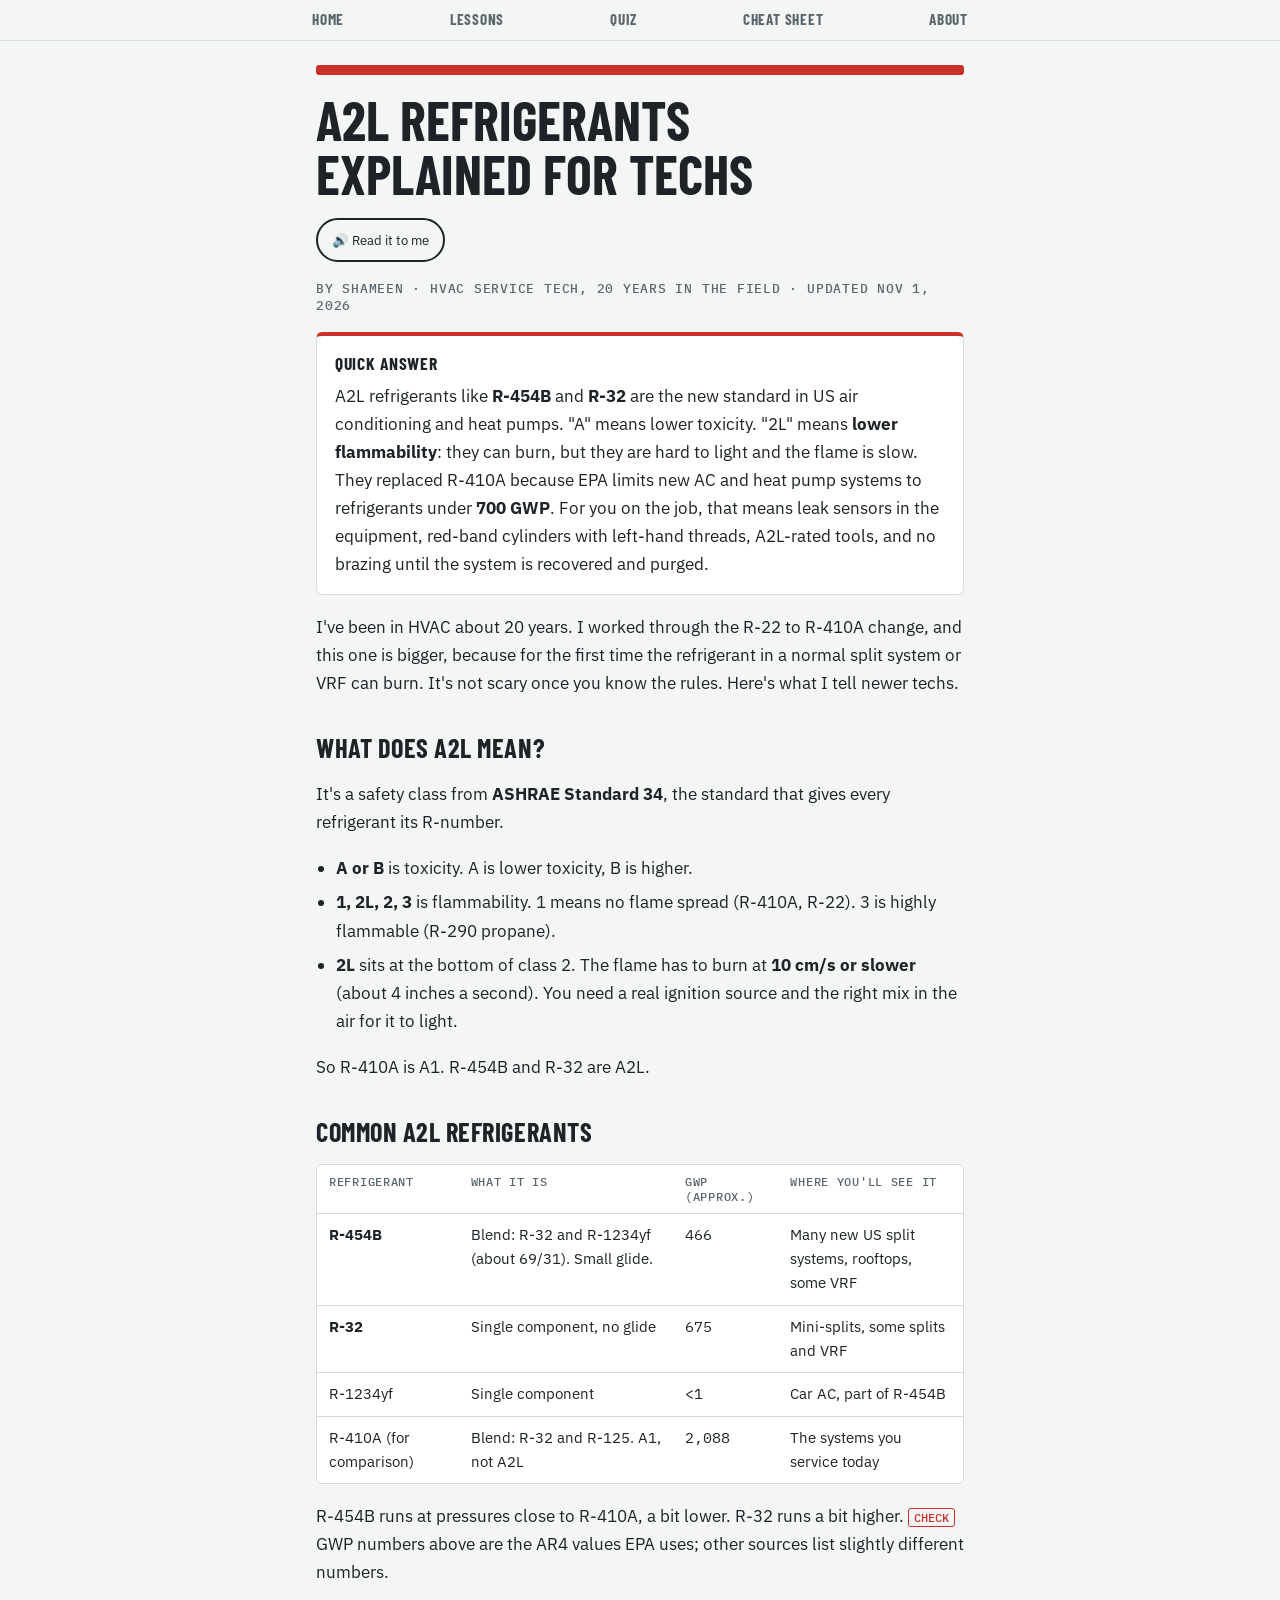
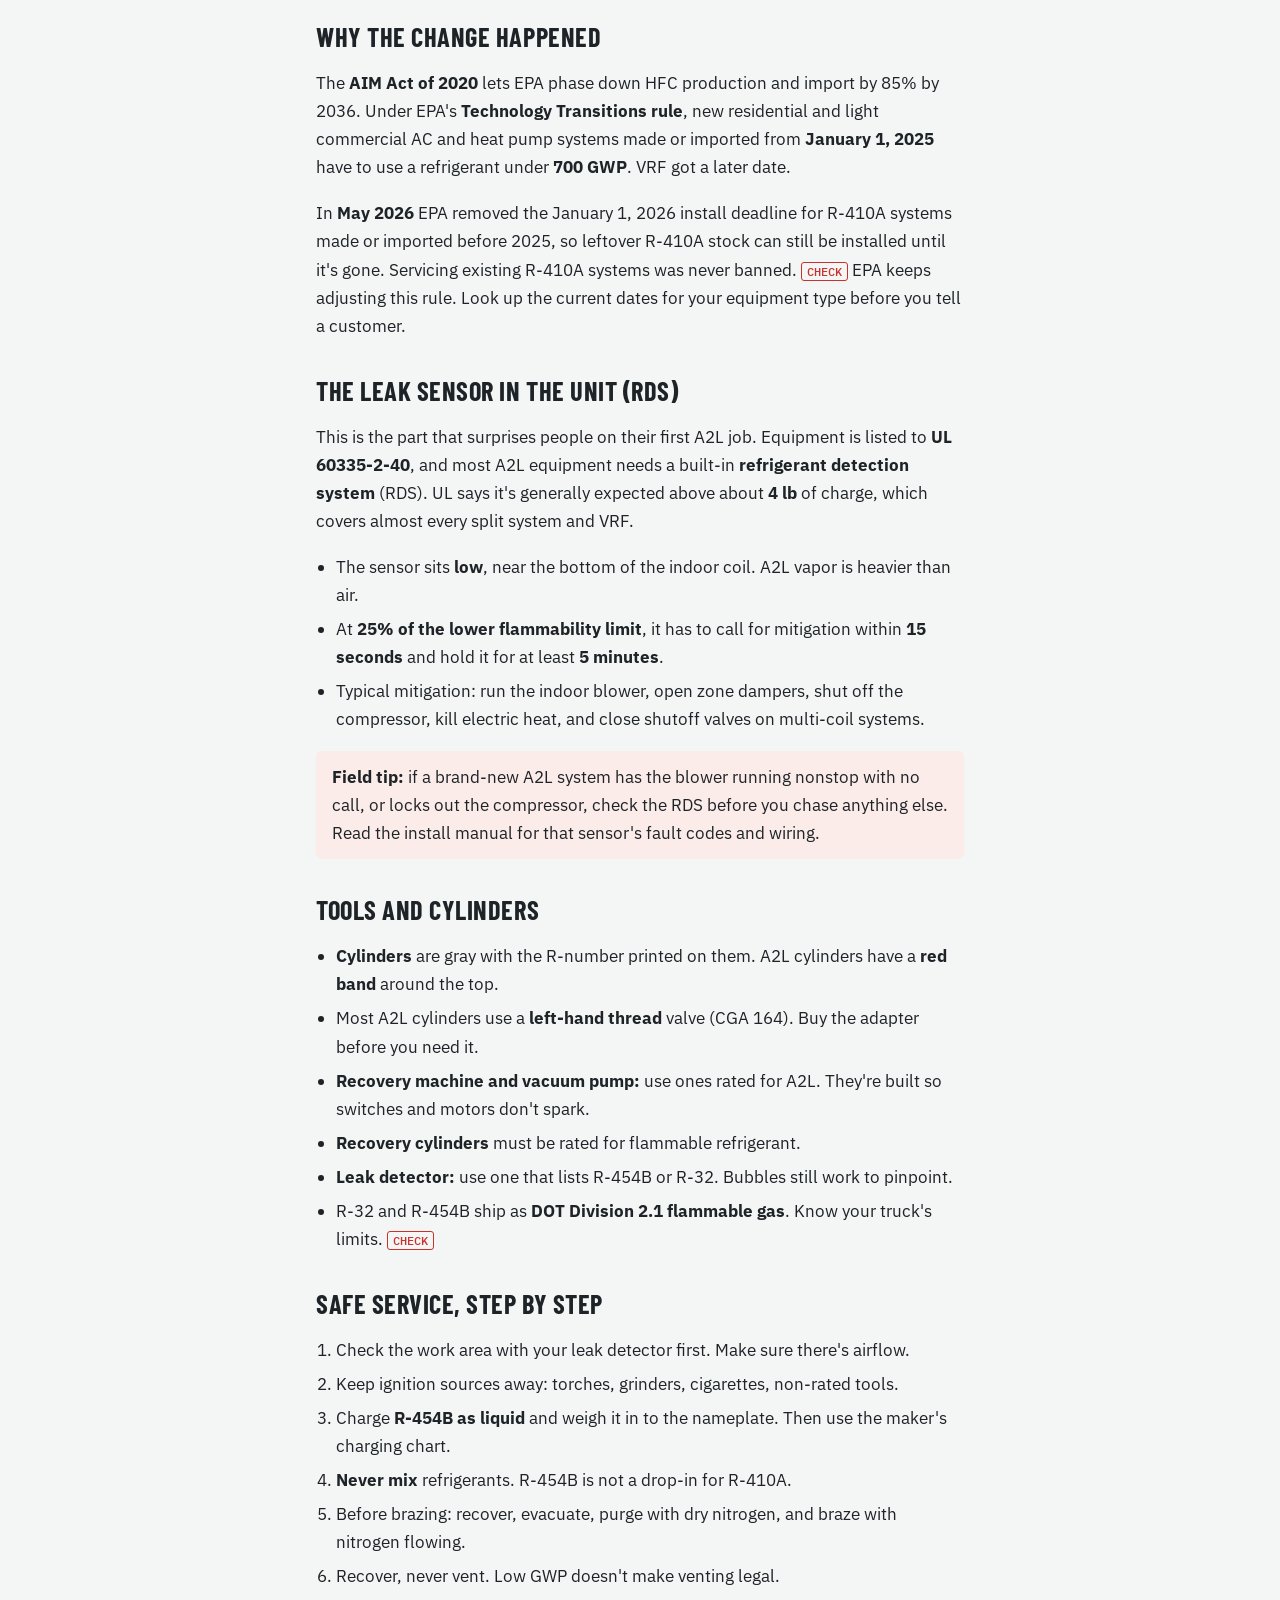
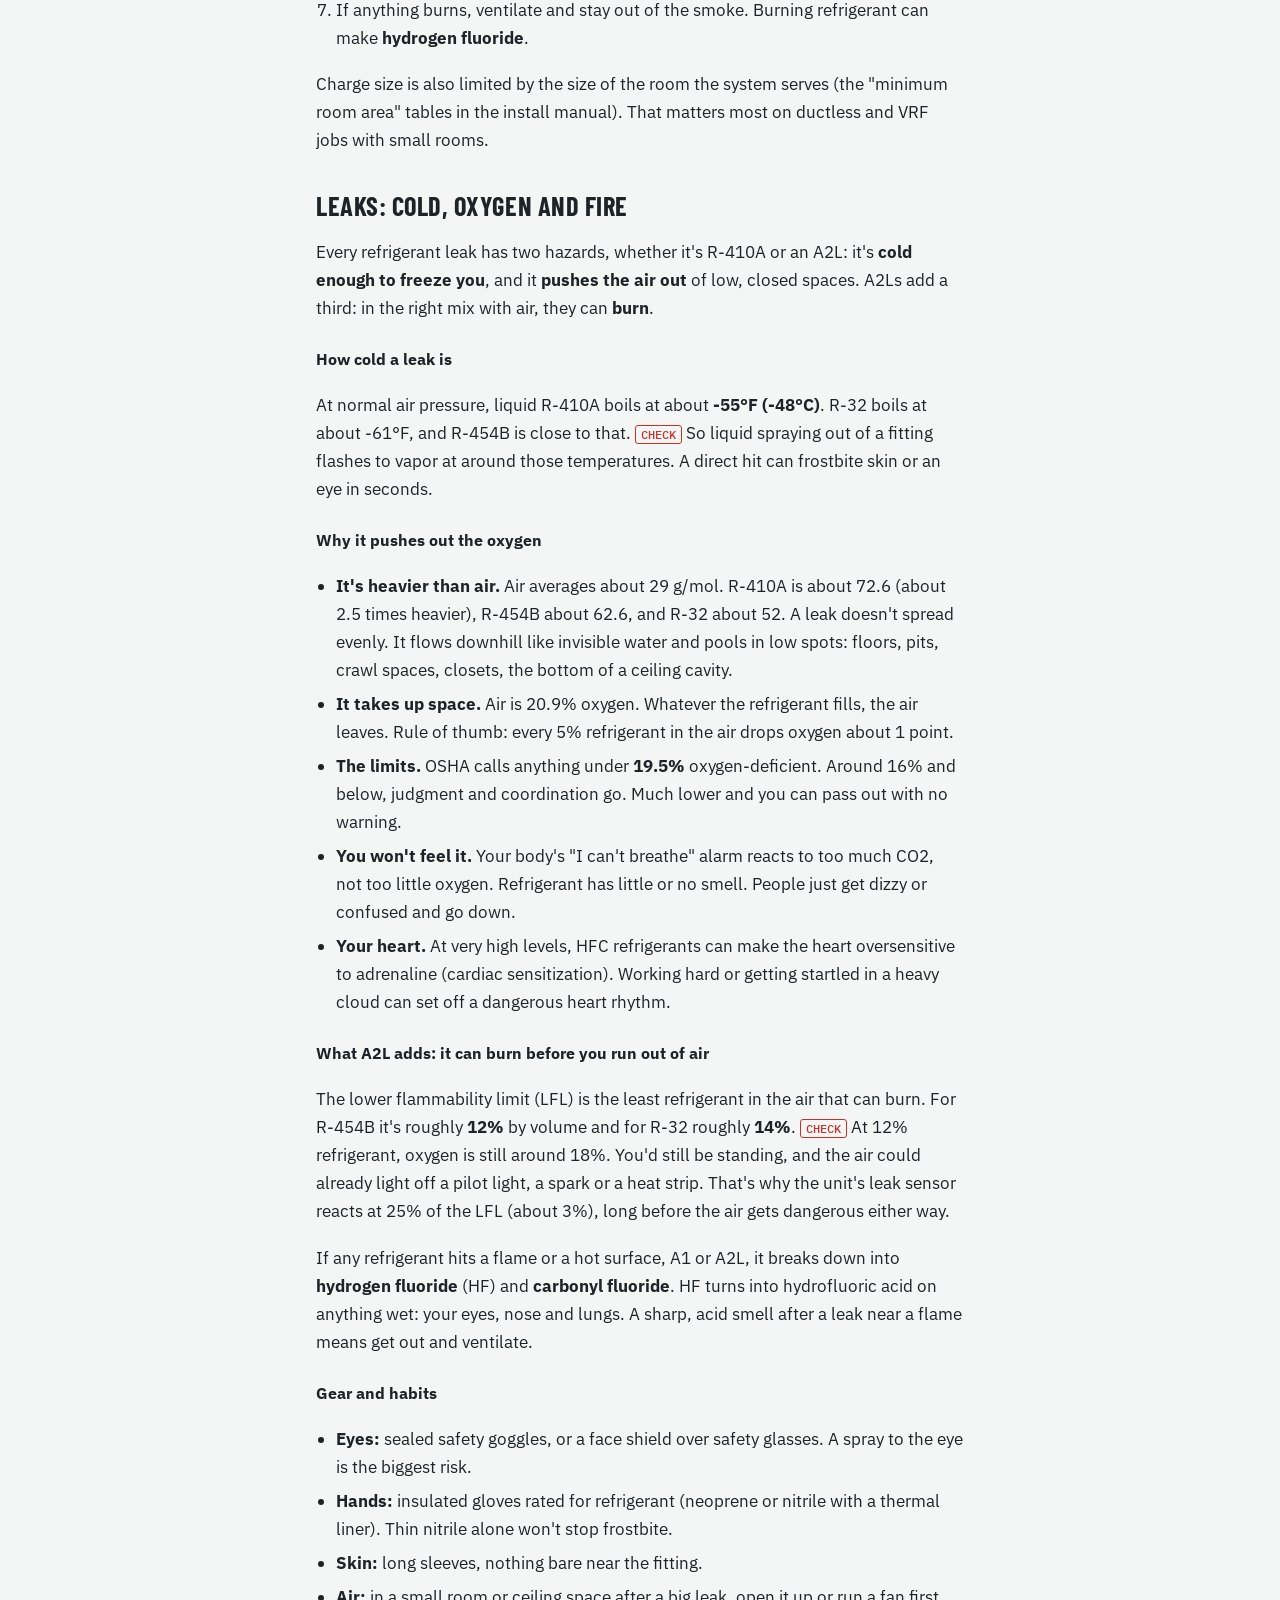
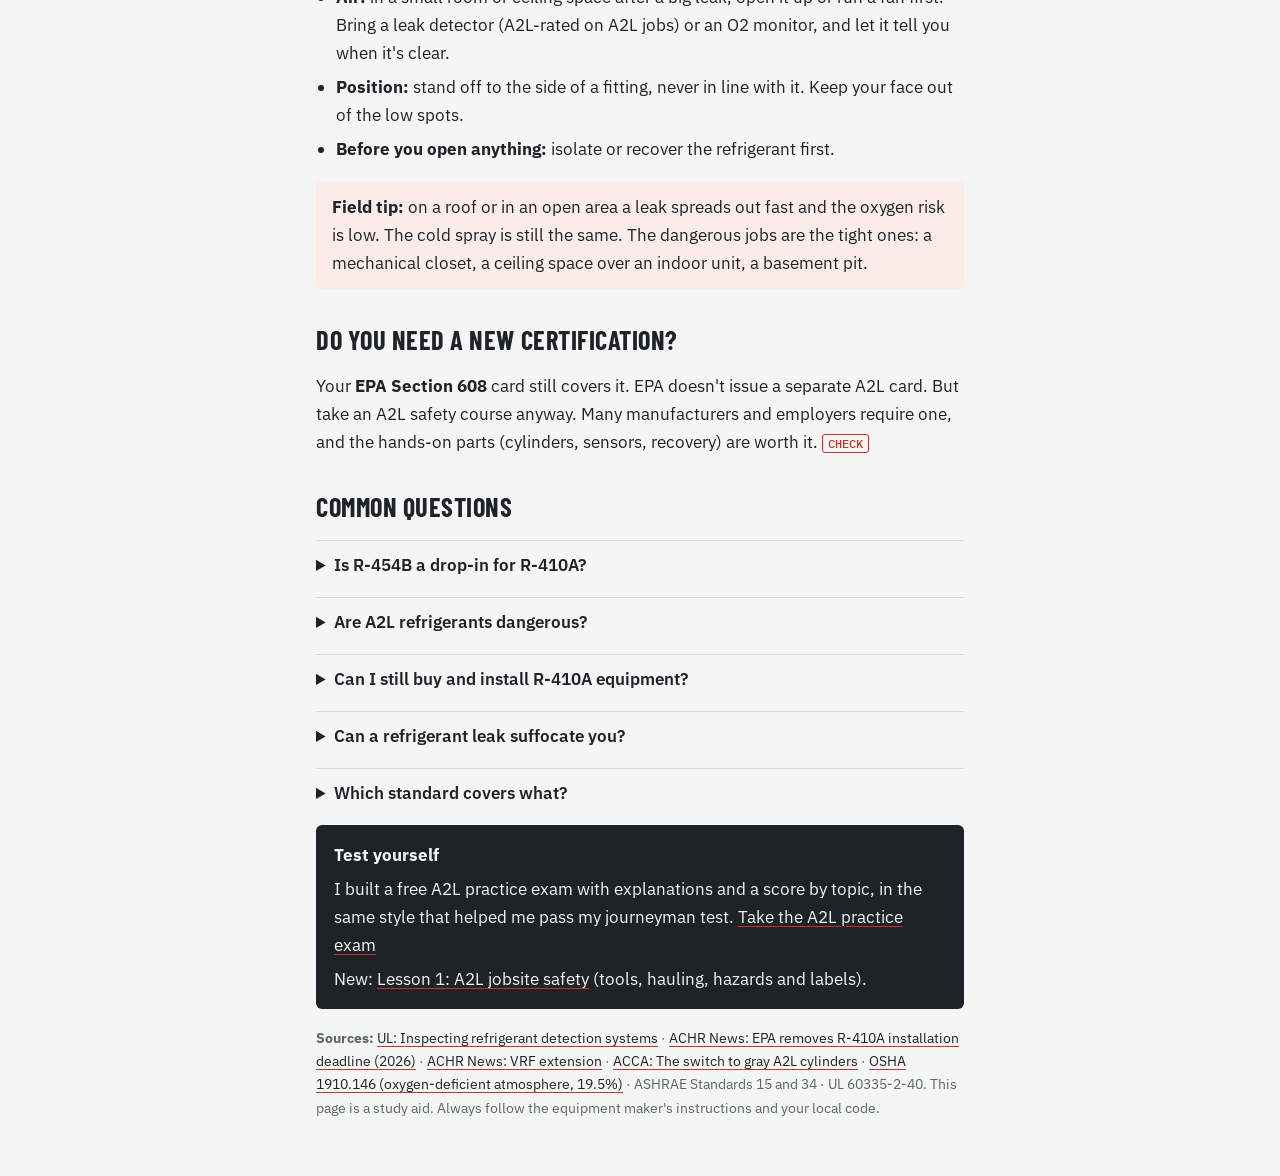
<file: guide/index.html>
<!doctype html>
<html lang="en">
<head>
<meta charset="utf-8">
<meta name="viewport" content="width=device-width, initial-scale=1, viewport-fit=cover">
<title>A2L Refrigerants Explained for Techs</title>
<meta name="description" content="A working HVAC tech explains A2L refrigerants like R-454B and R-32: what A2L means, the EPA 700 GWP rule, leak detection sensors, cylinders, tools, leak safety and safe service steps.">
<link rel="stylesheet" href="https://fonts.googleapis.com/css2?family=Barlow+Condensed:wght@600;700&family=IBM+Plex+Sans:ital,wght@0,400;0,600;1,400&family=IBM+Plex+Mono:wght@500&display=swap">
<script type="application/ld+json">
{"@context":"https://schema.org","@graph":[
{"@type":"Article","headline":"A2L Refrigerants Explained for Techs","author":{"@type":"Person","name":"Shameen","jobTitle":"HVAC service technician"},"dateModified":"2026-11-01","about":["A2L refrigerant","R-454B","R-32","UL 60335-2-40","ASHRAE 34"]},
{"@type":"FAQPage","mainEntity":[
{"@type":"Question","name":"What does A2L mean?","acceptedAnswer":{"@type":"Answer","text":"A2L is an ASHRAE 34 safety class. A means lower toxicity. 2L means lower flammability: the refrigerant can burn, but its flame spreads at 10 cm/s or less, so it is hard to ignite and burns weakly."}},
{"@type":"Question","name":"Can a refrigerant leak suffocate you?","acceptedAnswer":{"@type":"Answer","text":"Yes, in a small closed space. Refrigerant vapor like R-410A or R-454B is heavier than air, so it pools in low spots and pushes oxygen out. OSHA treats air under 19.5% oxygen as oxygen-deficient. You will not smell it or feel short of breath, so ventilate first and use a leak detector or oxygen monitor."}},
{"@type":"Question","name":"Is R-454B a drop-in for R-410A?","acceptedAnswer":{"@type":"Answer","text":"No. Never top off or convert an R-410A system with R-454B. A2L equipment is built and listed for flammable refrigerant, with leak sensors, labels and charge limits."}},
{"@type":"Question","name":"Do I need a special certification for A2L refrigerants?","acceptedAnswer":{"@type":"Answer","text":"EPA Section 608 certification still applies. EPA does not issue a separate A2L certificate, but A2L safety training is strongly recommended and many manufacturers and employers require it."}},
{"@type":"Question","name":"Why does my new A2L system have a leak sensor?","acceptedAnswer":{"@type":"Answer","text":"UL 60335-2-40 requires a refrigerant detection system on most A2L equipment, generally above about 4 lb of charge. When the sensor sees 25% of the lower flammability limit it must start mitigation within 15 seconds, such as running the indoor fan and shutting off the compressor."}},
{"@type":"Question","name":"Can I still install R-410A equipment?","acceptedAnswer":{"@type":"Answer","text":"In May 2026 EPA finalized a change that removed the January 1, 2026 installation deadline for residential and light commercial R-410A systems made or imported before January 1, 2025, so that stock can be installed until it runs out. Check the current EPA rule for your equipment type."}}
]}]}
</script>
<style>
/* Layout: single reading column; red band = A2L cylinder band, the only accent. Quick-answer box up top for skimmers and AI answers */
:root{
  --bg:#f4f5f5; --paper:#ffffff; --fg:#1d2326; --muted:#5b666c; --line:#d6dbde; --band:#c8322b; --tint:#fbecea;
  --display:"Barlow Condensed","Arial Narrow",sans-serif; --body:"IBM Plex Sans",system-ui,sans-serif; --mono:"IBM Plex Mono",ui-monospace,monospace;
}
@media (prefers-color-scheme:dark){:root:not([data-theme="light"]){--bg:#15191b;--paper:#1c2225;--fg:#e6e9eb;--muted:#9ba6ac;--line:#323b40;--band:#e2564e;--tint:#33201f;color-scheme:dark}}
:root[data-theme="dark"]{--bg:#15191b;--paper:#1c2225;--fg:#e6e9eb;--muted:#9ba6ac;--line:#323b40;--band:#e2564e;--tint:#33201f;color-scheme:dark}
*{box-sizing:border-box}
body{background:var(--bg);color:var(--fg);font:17px/1.65 var(--body);margin:0}
article{max-width:680px;margin:0 auto;padding-block:24px 56px;padding-left:max(16px,env(safe-area-inset-left,0px));padding-right:max(16px,env(safe-area-inset-right,0px));display:flex;flex-direction:column;gap:18px}
.band{height:10px;background:var(--band);border-radius:3px}
h1{font:700 clamp(2.3rem,8vw,3.4rem)/.98 var(--display);text-transform:uppercase;margin:0;text-wrap:balance}
h2{font:700 1.65rem/1.1 var(--display);text-transform:uppercase;letter-spacing:.02em;margin:18px 0 0;text-wrap:balance}
h3{font-size:1.02rem;margin:6px 0 0}
p,ul,ol{margin:0}
ul,ol{padding-left:1.2em;display:flex;flex-direction:column;gap:6px}
.by{font:500 .8rem var(--mono);color:var(--muted);text-transform:uppercase;letter-spacing:.06em}
.quick{background:var(--paper);border:1px solid var(--line);border-top:4px solid var(--band);border-radius:6px;padding:16px 18px;display:flex;flex-direction:column;gap:8px}
.quick strong{font:700 1.1rem var(--display);text-transform:uppercase;letter-spacing:.04em}
.tbl{overflow-x:auto;border:1px solid var(--line);border-radius:6px;background:var(--paper)}
table{border-collapse:collapse;width:100%;font-size:.92rem;min-width:520px}
th,td{text-align:left;padding:9px 12px;border-bottom:1px solid var(--line);vertical-align:top}
th{font:500 .75rem var(--mono);text-transform:uppercase;letter-spacing:.06em;color:var(--muted)}
td:nth-child(3){font-family:var(--mono);font-variant-numeric:tabular-nums}
tr:last-child td{border-bottom:0}
.tip{background:var(--tint);border-radius:6px;padding:12px 16px}
.check{font:500 .72rem var(--mono);color:var(--band);border:1px solid var(--band);padding:1px 5px;border-radius:3px;white-space:nowrap}
a{color:var(--fg);text-decoration-color:var(--band);text-underline-offset:3px}
a:focus-visible{outline:3px solid var(--band);outline-offset:2px}
details{border-top:1px solid var(--line);padding-top:10px}
summary{font-weight:600;cursor:pointer}
details p{margin-top:6px}
.cta{background:var(--fg);color:var(--bg);border-radius:6px;padding:16px 18px;display:flex;flex-direction:column;gap:6px}
.cta a{color:var(--bg)}
.src{font-size:.88rem;color:var(--muted)}
</style>
<link rel="stylesheet" href="../assets/nav.css">
<link rel="stylesheet" href="../assets/motion.css">
</head>
<body>
<nav class="site-nav" aria-label="Site"><ul><li><a href="../">Home</a></li><li><a href="../lessons/">Lessons</a></li><li><a href="../quiz/">Quiz</a></li><li><a href="../cheat-sheet/">Cheat sheet</a></li><li><a href="../about/">About</a></li></ul></nav>
<article>
  <div class="band" aria-hidden="true"></div>
  <h1>A2L Refrigerants Explained for Techs</h1>
  <p class="by">By Shameen · HVAC service tech, 20 years in the field · Updated Nov 1, 2026</p>

  <div class="quick">
    <strong>Quick answer</strong>
    <p>A2L refrigerants like <b>R-454B</b> and <b>R-32</b> are the new standard in US air conditioning and heat pumps. "A" means lower toxicity. "2L" means <b>lower flammability</b>: they can burn, but they are hard to light and the flame is slow. They replaced R-410A because EPA limits new AC and heat pump systems to refrigerants under <b>700 GWP</b>. For you on the job, that means leak sensors in the equipment, red-band cylinders with left-hand threads, A2L-rated tools, and no brazing until the system is recovered and purged.</p>
  </div>

  <p>I've been in HVAC about 20 years. I worked through the R-22 to R-410A change, and this one is bigger, because for the first time the refrigerant in a normal split system or VRF can burn. It's not scary once you know the rules. Here's what I tell newer techs.</p>

  <h2>What does A2L mean?</h2>
  <p>It's a safety class from <b>ASHRAE Standard 34</b>, the standard that gives every refrigerant its R-number.</p>
  <ul>
    <li><b>A or B</b> is toxicity. A is lower toxicity, B is higher.</li>
    <li><b>1, 2L, 2, 3</b> is flammability. 1 means no flame spread (R-410A, R-22). 3 is highly flammable (R-290 propane).</li>
    <li><b>2L</b> sits at the bottom of class 2. The flame has to burn at <b>10 cm/s or slower</b> (about 4 inches a second). You need a real ignition source and the right mix in the air for it to light.</li>
  </ul>
  <p>So R-410A is A1. R-454B and R-32 are A2L.</p>

  <h2>Common A2L refrigerants</h2>
  <div class="tbl">
    <table>
      <thead><tr><th>Refrigerant</th><th>What it is</th><th>GWP (approx.)</th><th>Where you'll see it</th></tr></thead>
      <tbody>
        <tr><td><b>R-454B</b></td><td>Blend: R-32 and R-1234yf (about 69/31). Small glide.</td><td>466</td><td>Many new US split systems, rooftops, some VRF</td></tr>
        <tr><td><b>R-32</b></td><td>Single component, no glide</td><td>675</td><td>Mini-splits, some splits and VRF</td></tr>
        <tr><td>R-1234yf</td><td>Single component</td><td>&lt;1</td><td>Car AC, part of R-454B</td></tr>
        <tr><td>R-410A (for comparison)</td><td>Blend: R-32 and R-125. A1, not A2L</td><td>2,088</td><td>The systems you service today</td></tr>
      </tbody>
    </table>
  </div>
  <p>R-454B runs at pressures close to R-410A, a bit lower. R-32 runs a bit higher. <span class="check">CHECK</span> GWP numbers above are the AR4 values EPA uses; other sources list slightly different numbers.</p>

  <h2>Why the change happened</h2>
  <p>The <b>AIM Act of 2020</b> lets EPA phase down HFC production and import by 85% by 2036. Under EPA's <b>Technology Transitions rule</b>, new residential and light commercial AC and heat pump systems made or imported from <b>January 1, 2025</b> have to use a refrigerant under <b>700 GWP</b>. VRF got a later date.</p>
  <p>In <b>May 2026</b> EPA removed the January 1, 2026 install deadline for R-410A systems made or imported before 2025, so leftover R-410A stock can still be installed until it's gone. Servicing existing R-410A systems was never banned. <span class="check">CHECK</span> EPA keeps adjusting this rule. Look up the current dates for your equipment type before you tell a customer.</p>

  <h2>The leak sensor in the unit (RDS)</h2>
  <p>This is the part that surprises people on their first A2L job. Equipment is listed to <b>UL 60335-2-40</b>, and most A2L equipment needs a built-in <b>refrigerant detection system</b> (RDS). UL says it's generally expected above about <b>4 lb</b> of charge, which covers almost every split system and VRF.</p>
  <ul>
    <li>The sensor sits <b>low</b>, near the bottom of the indoor coil. A2L vapor is heavier than air.</li>
    <li>At <b>25% of the lower flammability limit</b>, it has to call for mitigation within <b>15 seconds</b> and hold it for at least <b>5 minutes</b>.</li>
    <li>Typical mitigation: run the indoor blower, open zone dampers, shut off the compressor, kill electric heat, and close shutoff valves on multi-coil systems.</li>
  </ul>
  <p class="tip"><b>Field tip:</b> if a brand-new A2L system has the blower running nonstop with no call, or locks out the compressor, check the RDS before you chase anything else. Read the install manual for that sensor's fault codes and wiring.</p>

  <h2>Tools and cylinders</h2>
  <ul>
    <li><b>Cylinders</b> are gray with the R-number printed on them. A2L cylinders have a <b>red band</b> around the top.</li>
    <li>Most A2L cylinders use a <b>left-hand thread</b> valve (CGA 164). Buy the adapter before you need it.</li>
    <li><b>Recovery machine and vacuum pump:</b> use ones rated for A2L. They're built so switches and motors don't spark.</li>
    <li><b>Recovery cylinders</b> must be rated for flammable refrigerant.</li>
    <li><b>Leak detector:</b> use one that lists R-454B or R-32. Bubbles still work to pinpoint.</li>
    <li>R-32 and R-454B ship as <b>DOT Division 2.1 flammable gas</b>. Know your truck's limits. <span class="check">CHECK</span></li>
  </ul>

  <h2>Safe service, step by step</h2>
  <ol>
    <li>Check the work area with your leak detector first. Make sure there's airflow.</li>
    <li>Keep ignition sources away: torches, grinders, cigarettes, non-rated tools.</li>
    <li>Charge <b>R-454B as liquid</b> and weigh it in to the nameplate. Then use the maker's charging chart.</li>
    <li><b>Never mix</b> refrigerants. R-454B is not a drop-in for R-410A.</li>
    <li>Before brazing: recover, evacuate, purge with dry nitrogen, and braze with nitrogen flowing.</li>
    <li>Recover, never vent. Low GWP doesn't make venting legal.</li>
    <li>If anything burns, ventilate and stay out of the smoke. Burning refrigerant can make <b>hydrogen fluoride</b>.</li>
  </ol>
  <p>Charge size is also limited by the size of the room the system serves (the "minimum room area" tables in the install manual). That matters most on ductless and VRF jobs with small rooms.</p>

  <h2>Leaks: cold, oxygen and fire</h2>
  <p>Every refrigerant leak has two hazards, whether it's R-410A or an A2L: it's <b>cold enough to freeze you</b>, and it <b>pushes the air out</b> of low, closed spaces. A2Ls add a third: in the right mix with air, they can <b>burn</b>.</p>
  <h3>How cold a leak is</h3>
  <p>At normal air pressure, liquid R-410A boils at about <b>-55°F (-48°C)</b>. R-32 boils at about -61°F, and R-454B is close to that. <span class="check">CHECK</span> So liquid spraying out of a fitting flashes to vapor at around those temperatures. A direct hit can frostbite skin or an eye in seconds.</p>
  <h3>Why it pushes out the oxygen</h3>
  <ul>
    <li><b>It's heavier than air.</b> Air averages about 29 g/mol. R-410A is about 72.6 (about 2.5 times heavier), R-454B about 62.6, and R-32 about 52. A leak doesn't spread evenly. It flows downhill like invisible water and pools in low spots: floors, pits, crawl spaces, closets, the bottom of a ceiling cavity.</li>
    <li><b>It takes up space.</b> Air is 20.9% oxygen. Whatever the refrigerant fills, the air leaves. Rule of thumb: every 5% refrigerant in the air drops oxygen about 1 point.</li>
    <li><b>The limits.</b> OSHA calls anything under <b>19.5%</b> oxygen-deficient. Around 16% and below, judgment and coordination go. Much lower and you can pass out with no warning.</li>
    <li><b>You won't feel it.</b> Your body's "I can't breathe" alarm reacts to too much CO2, not too little oxygen. Refrigerant has little or no smell. People just get dizzy or confused and go down.</li>
    <li><b>Your heart.</b> At very high levels, HFC refrigerants can make the heart oversensitive to adrenaline (cardiac sensitization). Working hard or getting startled in a heavy cloud can set off a dangerous heart rhythm.</li>
  </ul>
  <h3>What A2L adds: it can burn before you run out of air</h3>
  <p>The lower flammability limit (LFL) is the least refrigerant in the air that can burn. For R-454B it's roughly <b>12%</b> by volume and for R-32 roughly <b>14%</b>. <span class="check">CHECK</span> At 12% refrigerant, oxygen is still around 18%. You'd still be standing, and the air could already light off a pilot light, a spark or a heat strip. That's why the unit's leak sensor reacts at 25% of the LFL (about 3%), long before the air gets dangerous either way.</p>
  <p>If any refrigerant hits a flame or a hot surface, A1 or A2L, it breaks down into <b>hydrogen fluoride</b> (HF) and <b>carbonyl fluoride</b>. HF turns into hydrofluoric acid on anything wet: your eyes, nose and lungs. A sharp, acid smell after a leak near a flame means get out and ventilate.</p>
  <h3>Gear and habits</h3>
  <ul>
    <li><b>Eyes:</b> sealed safety goggles, or a face shield over safety glasses. A spray to the eye is the biggest risk.</li>
    <li><b>Hands:</b> insulated gloves rated for refrigerant (neoprene or nitrile with a thermal liner). Thin nitrile alone won't stop frostbite.</li>
    <li><b>Skin:</b> long sleeves, nothing bare near the fitting.</li>
    <li><b>Air:</b> in a small room or ceiling space after a big leak, open it up or run a fan first. Bring a leak detector (A2L-rated on A2L jobs) or an O2 monitor, and let it tell you when it's clear.</li>
    <li><b>Position:</b> stand off to the side of a fitting, never in line with it. Keep your face out of the low spots.</li>
    <li><b>Before you open anything:</b> isolate or recover the refrigerant first.</li>
  </ul>
  <p class="tip"><b>Field tip:</b> on a roof or in an open area a leak spreads out fast and the oxygen risk is low. The cold spray is still the same. The dangerous jobs are the tight ones: a mechanical closet, a ceiling space over an indoor unit, a basement pit.</p>

  <h2>Do you need a new certification?</h2>
  <p>Your <b>EPA Section 608</b> card still covers it. EPA doesn't issue a separate A2L card. But take an A2L safety course anyway. Many manufacturers and employers require one, and the hands-on parts (cylinders, sensors, recovery) are worth it. <span class="check">CHECK</span></p>

  <h2>Common questions</h2>
  <details><summary>Is R-454B a drop-in for R-410A?</summary><p>No. Don't top off or convert an R-410A system with R-454B. A2L equipment is built and listed for it, with sensors, labels and charge limits.</p></details>
  <details><summary>Are A2L refrigerants dangerous?</summary><p>They're mildly flammable and low toxicity. With the right tools and steps they're safe to work on. The risk is a big leak in a small closed room plus a spark or flame, which is exactly what the sensors and room-size limits are there to prevent.</p></details>
  <details><summary>Can I still buy and install R-410A equipment?</summary><p>Equipment made or imported before 2025 can still be installed under EPA's May 2026 change. New production for residential and light commercial AC has moved to A2L. Check EPA for the current rule.</p></details>
  <details><summary>Can a refrigerant leak suffocate you?</summary><p>Yes, in a small closed space. Refrigerant vapor is heavier than air, so it pools low and pushes the oxygen out. You won't smell it or feel short of breath. Ventilate first, and use a detector or O2 monitor.</p></details>
  <details><summary>Which standard covers what?</summary><p>ASHRAE 34 names and classes the refrigerant. ASHRAE 15 (and 15.2 for homes) covers safety in the building. UL 60335-2-40 covers the equipment itself. Your local mechanical code decides which editions apply.</p></details>

  <div class="cta">
    <b>Test yourself</b>
    <p>I built a free A2L practice exam with explanations and a score by topic, in the same style that helped me pass my journeyman test. <a href="../quiz/">Take the A2L practice exam</a></p>
    <p>New: <a href="../lessons/a2l-jobsite-safety/">Lesson 1: A2L jobsite safety</a> (tools, hauling, hazards and labels).</p>
  </div>

  <p class="src"><b>Sources:</b> <a href="https://www.ul.com/news/inspecting-refrigerant-detection-systems-hvac-equipment">UL: Inspecting refrigerant detection systems</a> · <a href="https://www.achrnews.com/articles/166226-epa-removes-r-410a-installation-deadline">ACHR News: EPA removes R-410A installation deadline (2026)</a> · <a href="https://achrnews.com/articles/154745-epa-grants-one-year-extension-for-vrf-systems-using-high-gwp-hfcs">ACHR News: VRF extension</a> · <a href="https://hvac-blog.acca.org/where-did-all-the-colors-go-what-contractors-need-to-know-about-the-switch-to-gray-a2l-cylinders/">ACCA: The switch to gray A2L cylinders</a> · <a href="https://www.osha.gov/laws-regs/regulations/standardnumber/1910/1910.146">OSHA 1910.146 (oxygen-deficient atmosphere, 19.5%)</a> · ASHRAE Standards 15 and 34 · UL 60335-2-40. This page is a study aid. Always follow the equipment maker's instructions and your local code.</p>
</article>
<script src="../assets/motion.js" defer></script>
<script src="../assets/readaloud.js" data-read="article" defer></script>
</body>
</html>
</file>
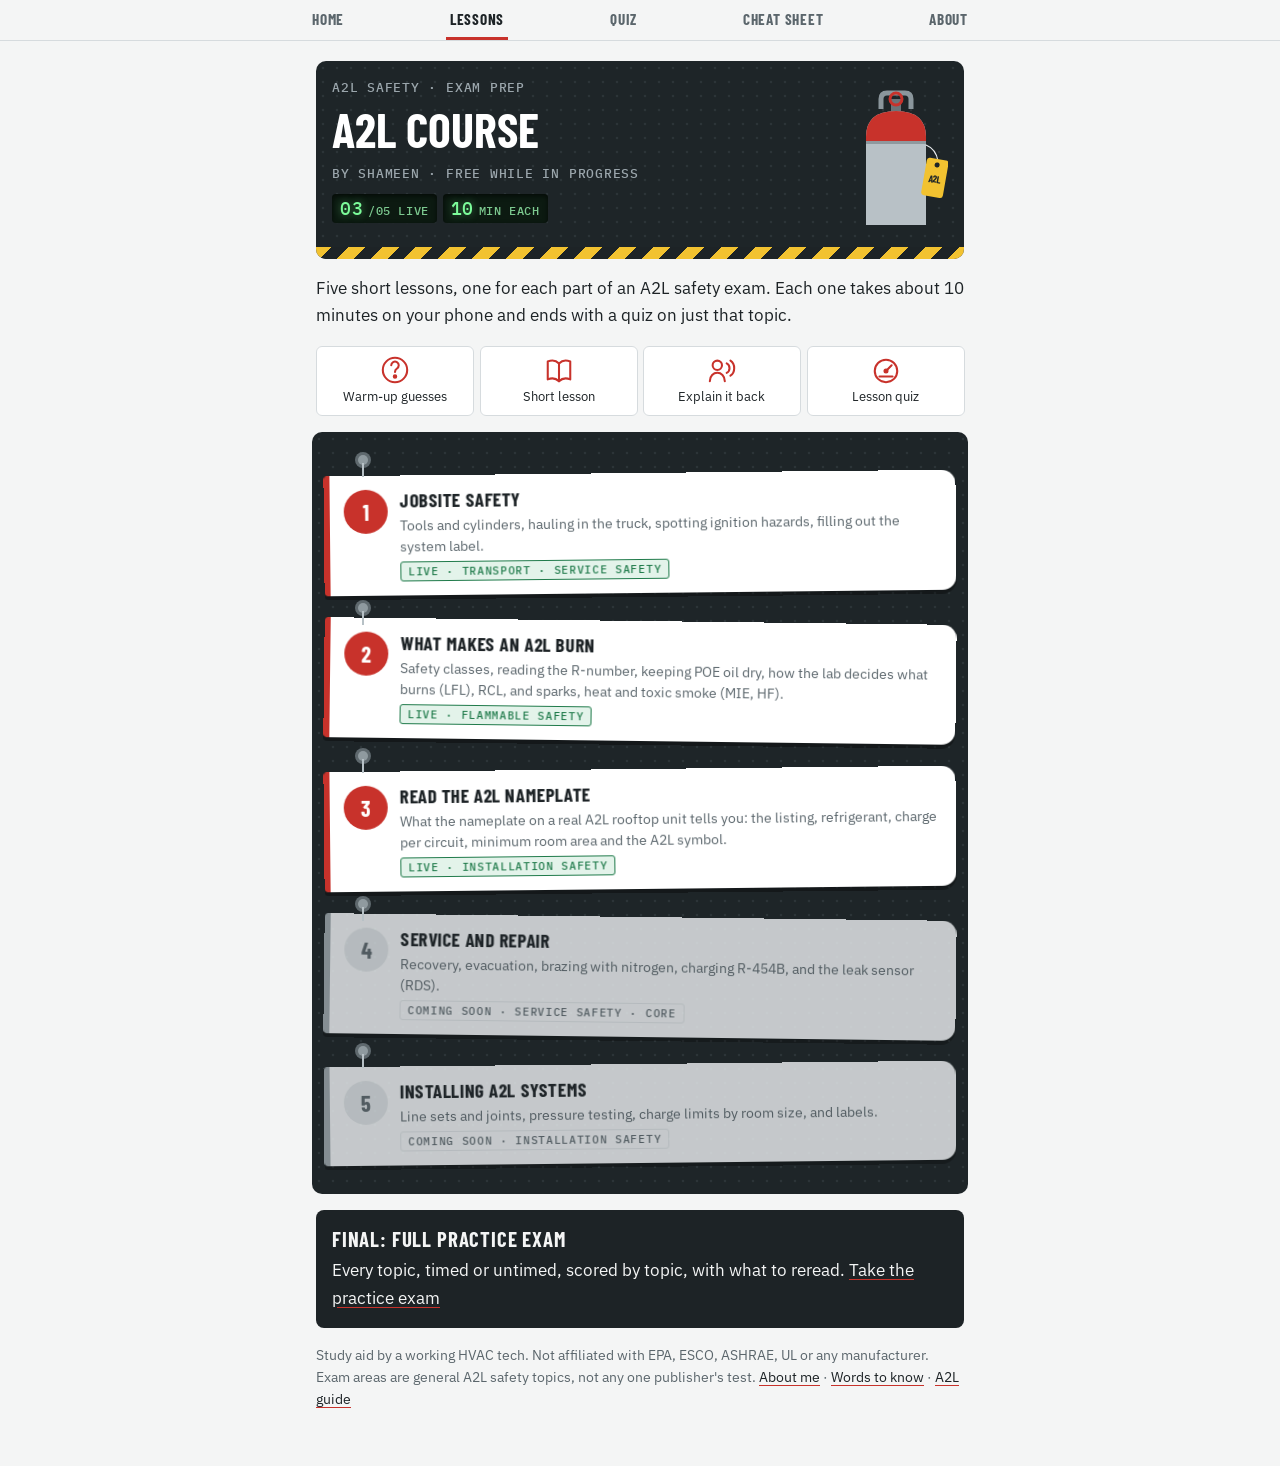
<file: lessons/index.html>
<!doctype html>
<html lang="en">
<head>
<meta charset="utf-8">
<meta name="viewport" content="width=device-width, initial-scale=1, viewport-fit=cover">
<title>A2L Course Lessons</title>
<meta name="description" content="A free A2L refrigerant course for HVAC techs: five 10-minute lessons with warm-ups, drawings and quizzes, written by a working tech.">
<link rel="stylesheet" href="https://fonts.googleapis.com/css2?family=Barlow+Condensed:wght@600;700&family=IBM+Plex+Sans:ital,wght@0,400;0,600;1,400&family=IBM+Plex+Mono:wght@500&display=swap">

<style>
:root{
  --bg:#f4f5f5; --paper:#ffffff; --fg:#1d2326; --muted:#5b666c; --line:#d6dbde; --band:#c8322b; --tint:#fbecea; --good:#1f7a4a; --goodtint:#e3f3ea;
  --display:"Barlow Condensed","Arial Narrow",sans-serif; --body:"IBM Plex Sans",system-ui,sans-serif; --mono:"IBM Plex Mono",ui-monospace,monospace;
}
@media (prefers-color-scheme:dark){:root:not([data-theme="light"]){--bg:#15191b;--paper:#1c2225;--fg:#e6e9eb;--muted:#9ba6ac;--line:#323b40;--band:#e2564e;--tint:#33201f;--good:#5fcf8f;--goodtint:#183026;color-scheme:dark}}
:root[data-theme="dark"]{--bg:#15191b;--paper:#1c2225;--fg:#e6e9eb;--muted:#9ba6ac;--line:#323b40;--band:#e2564e;--tint:#33201f;--good:#5fcf8f;--goodtint:#183026;color-scheme:dark}
*{box-sizing:border-box}
body{background:var(--bg);color:var(--fg);font:17px/1.6 var(--body);margin:0}
article{max-width:680px;margin:0 auto;padding-block:20px 56px;padding-left:max(16px,env(safe-area-inset-left,0px));padding-right:max(16px,env(safe-area-inset-right,0px));display:flex;flex-direction:column;gap:16px}
.band{height:10px;background:var(--band);border-radius:3px}
h1{font:700 clamp(2.2rem,8vw,3.2rem)/.98 var(--display);text-transform:uppercase;margin:0;text-wrap:balance}
h2{font:700 1.45rem/1.1 var(--display);text-transform:uppercase;letter-spacing:.03em;margin:12px 0 0}
p,ul{margin:0} ul{padding-left:1.2em;display:flex;flex-direction:column;gap:6px}
a{color:var(--fg);text-decoration-color:var(--band);text-underline-offset:3px}
a:focus-visible{outline:3px solid var(--band);outline-offset:2px}
.by{font:500 .8rem var(--mono);color:var(--muted);text-transform:uppercase;letter-spacing:.06em}
.src{font-size:.86rem;color:var(--muted)}
.lessons{list-style:none;padding:0;display:flex;flex-direction:column;gap:10px;counter-reset:l}
.lessons li{counter-increment:l}
.card{display:grid;grid-template-columns:44px 1fr;gap:4px 12px;background:var(--paper);border:1px solid var(--line);border-radius:8px;padding:14px;text-decoration:none;color:var(--fg)}
a.card:hover{border-color:var(--band)}
.card::before{content:counter(l);grid-row:1/4;width:44px;height:44px;border-radius:50%;display:grid;place-items:center;font:700 1.4rem var(--display);background:var(--line);color:var(--muted)}
.card.live::before{background:var(--band);color:#fff}
.card b{font:700 1.2rem/1.15 var(--display);text-transform:uppercase;letter-spacing:.03em}
.card span{font-size:.9rem;color:var(--muted);line-height:1.45}
.tag{justify-self:start;font:500 .7rem var(--mono);text-transform:uppercase;letter-spacing:.06em;padding:2px 7px;border-radius:3px;border:1px solid var(--line);color:var(--muted)}
.live .tag{border-color:var(--good);color:var(--good);background:var(--goodtint)}
.final{background:var(--fg);color:var(--bg);border-radius:8px;padding:16px;display:flex;flex-direction:column;gap:6px}
.final a{color:var(--bg)}
.final b{font:700 1.3rem var(--display);text-transform:uppercase;letter-spacing:.04em}
.how{display:grid;grid-template-columns:repeat(4,1fr);gap:6px;text-align:center;font-size:.8rem}
.how div{background:var(--paper);border:1px solid var(--line);border-radius:6px;padding:8px 4px;display:flex;flex-direction:column;gap:2px}
.how i{font-style:normal;font-size:1.4rem}
.how i{display:flex;justify-content:center}.how .dicon{width:30px;height:30px}
/* pegboard with hang tags */
.board{background:#1e2528 radial-gradient(circle,#2c3438 1.4px,transparent 1.6px) 0 0/14px 14px;border-radius:10px;padding:18px 12px 14px;margin:0 -4px}
.board .lessons{gap:22px}
.board li{position:relative;padding-top:6px}
.board li::before{content:"";position:absolute;top:-12px;left:34px;width:10px;height:10px;border-radius:50%;background:#8f9a9f;box-shadow:0 0 0 3px #5f696e}
.board li::after{content:"";position:absolute;top:-4px;left:38px;width:2px;height:14px;background:#b7c1c6}
.board .card{border:0;border-radius:4px 14px 14px 4px;box-shadow:0 4px 0 rgba(0,0,0,.35);position:relative;transform:rotate(-.6deg)}
.board li:nth-child(even) .card{transform:rotate(.7deg)}
.board .card.live{border-left:6px solid var(--band)}
.board .card:not(.live){background:#e9ecee;opacity:.82;border-left:6px solid #9aa4a9}
@media (prefers-color-scheme:dark){:root:not([data-theme="light"]) .board .card:not(.live){background:#2a3236}}
:root[data-theme="dark"] .board .card:not(.live){background:#2a3236}
.board a.card:hover{transform:rotate(0) translateY(-2px)}
</style>
<link rel="stylesheet" href="../assets/nav.css">
<link rel="stylesheet" href="../assets/motion.css">
<link rel="stylesheet" href="../assets/jobsite.css">
</head>
<body>
<nav class="site-nav" aria-label="Site"><ul><li><a href="../">Home</a></li><li><a href="../lessons/" aria-current="page">Lessons</a></li><li><a href="../quiz/">Quiz</a></li><li><a href="../cheat-sheet/">Cheat sheet</a></li><li><a href="../about/">About</a></li></ul></nav>
<article>
  <header class="lhero"><div class="txt">
    <p class="crumb">A2L safety · exam prep</p>
    <h1>A2L Course</h1>
    <p class="by">By Shameen · Free while in progress</p>
    <div class="lcds"><span class="lcd"><b id="nLive">03</b>/05 live</span><span class="lcd"><b>10</b>min each</span></div>
  </div><svg class="lart" viewBox="0 0 104 150" aria-hidden="true">
<path d="M37 30V20q0-6 6-6h18q6 0 6 6v10" fill="none" stroke="#8b969c" stroke-width="5"/>
<rect x="47" y="20" width="10" height="12" fill="#6b7479"/><circle cx="52" cy="20" r="6" fill="none" stroke="#c8322b" stroke-width="3"/>
<path d="M22 146V58q0-26 30-26t30 26v88z" fill="#b8c1c6"/><path d="M22 62v-4q0-26 30-26t30 26v4z" fill="#c8322b"/><rect x="22" y="62" width="60" height="3" fill="#8f999e"/>
<path d="M82 66q10 4 12 16" fill="none" stroke="#e6e9eb" stroke-width="1.2"/>
<g transform="rotate(10 92 98)"><rect x="80" y="80" width="22" height="38" rx="3" fill="#f2c230"/><circle cx="91" cy="86" r="2.5" fill="#1e2528"/><text x="91" y="104" text-anchor="middle" font-family="Barlow Condensed,sans-serif" font-weight="700" font-size="10" style="fill:#1e2528">A2L</text></g>
</svg><div class="hazard" aria-hidden="true"></div></header>
  <p>Five short lessons, one for each part of an A2L safety exam. Each one takes about 10 minutes on your phone and ends with a quiz on just that topic.</p>
  <div class="how" aria-label="How each lesson works">
    <div><i><svg class="dicon" viewBox="0 0 32 32" fill="none" stroke="currentColor" stroke-width="2.2" stroke-linecap="round" stroke-linejoin="round" aria-hidden="true"><path d="M12 11a4 4 0 1 1 6 3.5c-1.5.8-2 1.8-2 3.5"/><circle cx="16" cy="23" r="1.3" fill="currentColor"/><circle cx="16" cy="16" r="13"/></svg></i>Warm-up guesses</div><div><i><svg class="dicon" viewBox="0 0 32 32" fill="none" stroke="currentColor" stroke-width="2.2" stroke-linecap="round" stroke-linejoin="round" aria-hidden="true"><path d="M4 7c5-2 9-1 12 2 3-3 7-4 12-2v19c-5-2-9-1-12 2-3-3-7-4-12-2z"/><path d="M16 9v19"/></svg></i>Short lesson</div><div><i><svg class="dicon" viewBox="0 0 32 32" fill="none" stroke="currentColor" stroke-width="2.2" stroke-linecap="round" stroke-linejoin="round" aria-hidden="true"><circle cx="11" cy="11" r="5"/><path d="M3 28c0-6 4-9 8-9s8 3 8 9M21 9c2 1 3 3 3 5s-1 4-3 5M25 6c3 2 4 5 4 8s-1 6-4 8"/></svg></i>Explain it back</div><div><i><svg class="dicon" viewBox="0 0 32 32" fill="none" stroke="currentColor" stroke-width="2.2" stroke-linecap="round" stroke-linejoin="round" aria-hidden="true"><circle cx="16" cy="17" r="12"/><path d="M16 17l6-6M9 23h14"/><circle cx="16" cy="17" r="1.6" fill="currentColor"/></svg></i>Lesson quiz</div>
  </div>
  <div class="board"><ol class="lessons">
    <li><a class="card live" href="a2l-jobsite-safety/"><b>Jobsite safety</b><span>Tools and cylinders, hauling in the truck, spotting ignition hazards, filling out the system label.</span><em class="tag">Live · Transport · service safety</em></a></li>
    <li><a class="card live" href="a2l-burn/"><b>What makes an A2L burn</b><span>Safety classes, reading the R-number, keeping POE oil dry, how the lab decides what burns (LFL), RCL, and sparks, heat and toxic smoke (MIE, HF).</span><em class="tag">Live · Flammable safety</em></a></li>
    <li><a class="card live" href="a2l-nameplate/"><b>Read the A2L nameplate</b><span>What the nameplate on a real A2L rooftop unit tells you: the listing, refrigerant, charge per circuit, minimum room area and the A2L symbol.</span><em class="tag">Live · Installation safety</em></a></li>
    <li><div class="card"><b>Service and repair</b><span>Recovery, evacuation, brazing with nitrogen, charging R-454B, and the leak sensor (RDS).</span><em class="tag">Coming soon · Service safety · core</em></div></li>
    <li><div class="card"><b>Installing A2L systems</b><span>Line sets and joints, pressure testing, charge limits by room size, and labels.</span><em class="tag">Coming soon · Installation safety</em></div></li>
  </ol></div>
  <div class="final"><b>Final: full practice exam</b><p>Every topic, timed or untimed, scored by topic, with what to reread. <a href="../quiz/">Take the practice exam</a></p></div>
  <p class="src">Study aid by a working HVAC tech. Not affiliated with EPA, ESCO, ASHRAE, UL or any manufacturer. Exam areas are general A2L safety topics, not any one publisher's test. <a href="../about/">About me</a> · <a href="../words/">Words to know</a> · <a href="../guide/">A2L guide</a></p>
</article>
<script src="../assets/motion.js" defer></script>
</body>
</html>
</file>
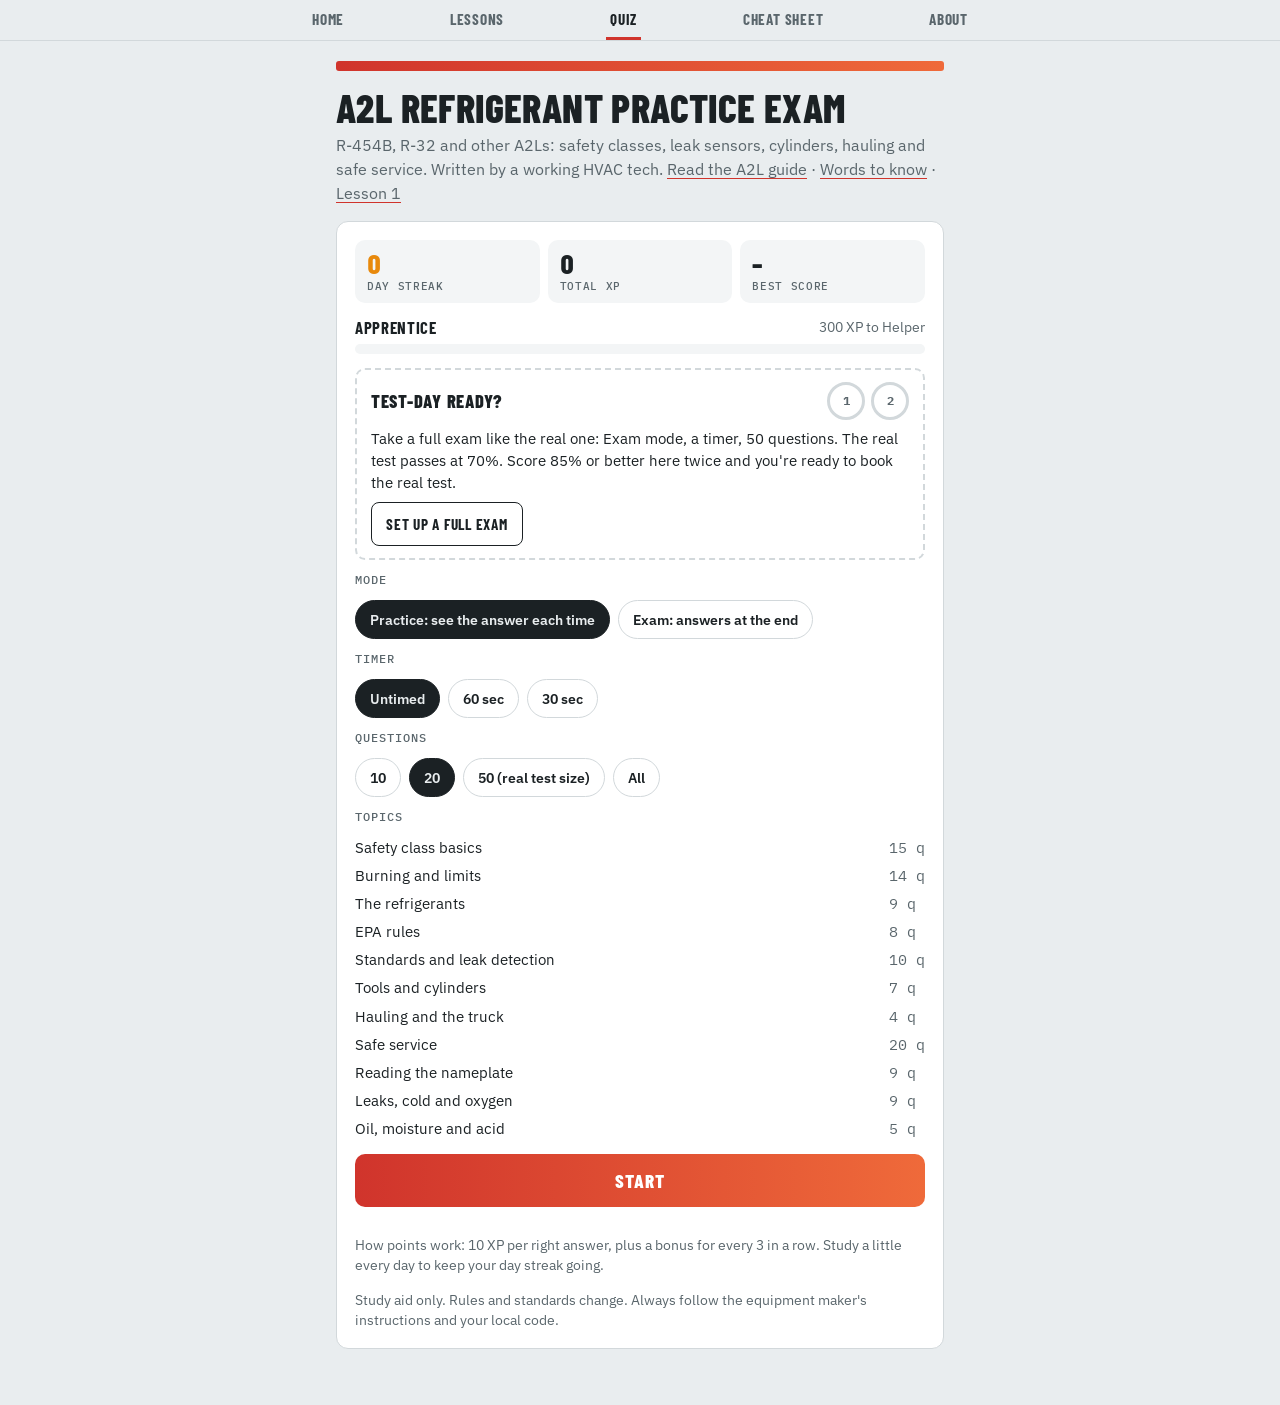
<file: quiz/index.html>
<!doctype html>
<html lang="en">
<head>
<meta charset="utf-8">
<meta name="viewport" content="width=device-width, initial-scale=1, viewport-fit=cover">
<title>A2L Practice Exam</title>
<meta name="description" content="Free A2L refrigerant practice exam for HVAC techs: R-454B, R-32, safety classes, leak sensors, cylinders, hauling and safe service. Explanations, score by topic, streaks and points.">
<link rel="preconnect" href="https://fonts.googleapis.com">
<link rel="stylesheet" href="https://fonts.googleapis.com/css2?family=Barlow+Condensed:wght@600;700;800&family=IBM+Plex+Sans:wght@400;600&family=IBM+Plex+Mono:wght@500;700&display=swap">
<style>
/* Layout: one phone-width column. Gray cylinder steel with the A2L red band; amber "flame" for streaks; green for right answers */
:root{
  --bg:#e9edef; --card:#ffffff; --fg:#1b2124; --muted:#5a666c; --line:#d2d8db; --soft:#f3f5f6;
  --band:#d0342c; --band-2:#ef6a3a; --band-ink:#ffffff;
  --flame:#e8890c; --flame-bg:#fff2dc;
  --good:#1a7f4b; --good-bg:#dcf3e6; --bad:#b3261e; --bad-bg:#fbe5e3; --pick:#2f5fd0; --pick-bg:#e6edfc;
  --display:"Barlow Condensed","Arial Narrow",sans-serif; --body:"IBM Plex Sans",system-ui,sans-serif; --mono:"IBM Plex Mono",ui-monospace,monospace;
}
@media (prefers-color-scheme:dark){:root:not([data-theme="light"]){
  --bg:#121618; --card:#1c2225; --fg:#e8ebed; --muted:#9aa6ac; --line:#323b40; --soft:#232a2e;
  --band:#ec5a50; --band-2:#f58a52; --band-ink:#14181a; --flame:#ffad3b; --flame-bg:#3a2a12;
  --good:#5fd394; --good-bg:#16352a; --bad:#ff8e85; --bad-bg:#3d1d1b; --pick:#8fb0ff; --pick-bg:#1f2a47; color-scheme:dark}}
:root[data-theme="dark"]{
  --bg:#121618; --card:#1c2225; --fg:#e8ebed; --muted:#9aa6ac; --line:#323b40; --soft:#232a2e;
  --band:#ec5a50; --band-2:#f58a52; --band-ink:#14181a; --flame:#ffad3b; --flame-bg:#3a2a12;
  --good:#5fd394; --good-bg:#16352a; --bad:#ff8e85; --bad-bg:#3d1d1b; --pick:#8fb0ff; --pick-bg:#1f2a47; color-scheme:dark}
*{box-sizing:border-box}
body{background:var(--bg);color:var(--fg);font:16px/1.5 var(--body);margin:0}
.wrap{max-width:640px;margin:0 auto;padding-block:20px 56px;padding-left:max(16px,env(safe-area-inset-left,0px));padding-right:max(16px,env(safe-area-inset-right,0px));display:flex;flex-direction:column;gap:16px}
a{color:inherit;text-decoration-color:var(--band);text-underline-offset:3px}
.band{height:10px;background:linear-gradient(90deg,var(--band),var(--band-2));border-radius:3px}
h1{font:800 2.5rem/1 var(--display);letter-spacing:.01em;margin:0;text-wrap:balance;text-transform:uppercase}
h2{font:700 1.5rem/1.1 var(--display);margin:0;text-transform:uppercase;letter-spacing:.02em}
.lede{color:var(--muted);margin:6px 0 0}
.card{background:var(--card);border:1px solid var(--line);border-radius:12px;padding:18px;display:flex;flex-direction:column;gap:14px}
[hidden]{display:none!important}
.label{font:500 .75rem/1 var(--mono);text-transform:uppercase;letter-spacing:.08em;color:var(--muted)}
.row{display:flex;flex-wrap:wrap;gap:8px}
button{font:inherit;color:inherit}
.chip{border:1px solid var(--line);background:transparent;border-radius:999px;padding:9px 14px;font:600 .9rem var(--body);cursor:pointer}
.chip[aria-pressed="true"]{background:var(--fg);color:var(--bg);border-color:var(--fg)}
.btn{background:linear-gradient(90deg,var(--band),var(--band-2));color:var(--band-ink);border:0;border-radius:10px;padding:15px 18px;font:800 1.2rem var(--display);letter-spacing:.05em;text-transform:uppercase;cursor:pointer;width:100%}
.btn.ghost{background:transparent;color:var(--fg);border:1px solid var(--line)}
.fbk{display:flex;flex-direction:column;gap:2px;padding:14px 16px;border-radius:10px;border:2px dashed var(--band);color:var(--fg);text-decoration:none;background:var(--soft)}
.fbk b{font:800 1.15rem var(--display);text-transform:uppercase;letter-spacing:.04em;color:var(--band)}
.fbk span{font-size:.92rem;color:var(--muted)}
.btn:disabled{opacity:.45;cursor:default}
:focus-visible{outline:3px solid var(--pick);outline-offset:2px}
.small{font-size:.85rem;color:var(--muted);margin:0}
.flag{font:500 .72rem var(--mono);background:var(--bad-bg);color:var(--bad);padding:2px 6px;border-radius:3px;margin-left:4px;white-space:nowrap}

/* player panel on the start screen */
.player{display:grid;grid-template-columns:repeat(3,minmax(0,1fr));gap:8px}
.stat{background:var(--soft);border-radius:10px;padding:10px 12px;display:flex;flex-direction:column;gap:2px}
.stat b{font:800 1.7rem/1 var(--display);font-variant-numeric:tabular-nums}
.stat span{font:500 .7rem var(--mono);text-transform:uppercase;letter-spacing:.06em;color:var(--muted)}
.stat.flame b{color:var(--flame)}
.lvl{display:flex;flex-direction:column;gap:6px}
.ready{border:2px dashed var(--line);border-radius:10px;padding:12px 14px;display:flex;flex-direction:column;gap:8px}
.ready.on{border-style:solid;border-color:var(--good);background:var(--good-bg)}
.ready .top{display:flex;justify-content:space-between;align-items:center;gap:10px}
.ready .top b{font:800 1.15rem/1.1 var(--display);text-transform:uppercase;letter-spacing:.04em}
.ready .slots{display:flex;gap:6px}
.ready .slots i{width:38px;height:38px;border-radius:50%;border:3px solid var(--line);display:grid;place-items:center;font:700 .72rem var(--mono);font-style:normal;color:var(--muted);background:var(--card)}
.ready .slots i.hit{border-color:var(--good);background:var(--good);color:#fff}
.ready p{margin:0;font-size:.92rem}
.ready button{align-self:flex-start;font:700 .95rem var(--display);text-transform:uppercase;letter-spacing:.05em;padding:10px 14px;min-height:44px;border-radius:8px;border:1px solid var(--fg);background:transparent;color:var(--fg);cursor:pointer}
.rnote{border-radius:10px;padding:12px 14px;font-size:.95rem;background:var(--soft)}
.rnote.ok{background:var(--good-bg)}
.rnote b{display:block;font:800 1.15rem var(--display);text-transform:uppercase;letter-spacing:.04em}
.lvl .top{display:flex;justify-content:space-between;font-size:.9rem}
.lvl .top b{font:700 1.05rem var(--display);text-transform:uppercase;letter-spacing:.04em}
.track{height:10px;background:var(--soft);border-radius:5px;overflow:hidden}
.track i{display:block;height:100%;width:0;background:linear-gradient(90deg,var(--flame),var(--band-2));border-radius:5px}
.topics{display:grid;grid-template-columns:1fr auto;gap:6px 12px;font-size:.92rem}
.topics span:nth-child(even){font-family:var(--mono);color:var(--muted)}

/* in-quiz HUD */
.hud{display:flex;justify-content:space-between;align-items:center;gap:8px;font:700 .95rem var(--mono)}
.pill{display:inline-flex;align-items:center;gap:6px;padding:5px 10px;border-radius:999px;background:var(--soft);font-variant-numeric:tabular-nums}
.pill.flame{background:var(--flame-bg);color:var(--flame)}
.pill.hot{animation:pulse .6s ease}
.timer{font:700 1.15rem var(--mono);font-variant-numeric:tabular-nums}
.timer.low{color:var(--bad)}
.dots{display:flex;gap:4px;flex-wrap:wrap}
.dots i{flex:1 1 8px;min-width:6px;height:8px;border-radius:4px;background:var(--line)}
.dots i.now{background:var(--fg)}
.dots i.ok{background:var(--good)} .dots i.no{background:var(--bad)} .dots i.done{background:var(--muted)}
.meta{display:flex;justify-content:space-between;gap:8px;font:500 .8rem var(--mono);color:var(--muted);text-transform:uppercase;letter-spacing:.05em}
.kind{color:var(--pick)}
.q{font-weight:600;font-size:1.1rem;margin:0;line-height:1.45}

/* single + multi choice */
.opts{display:flex;flex-direction:column;gap:8px}
.opt{text-align:left;background:var(--card);border:1.5px solid var(--line);border-radius:10px;padding:12px 14px;cursor:pointer;display:flex;gap:10px;line-height:1.4;align-items:flex-start}
.opt b{font-family:var(--mono);color:var(--muted);min-width:1.2em}
.opt .box{width:20px;height:20px;border:2px solid var(--muted);border-radius:5px;flex:0 0 auto;margin-top:1px;display:grid;place-items:center;font-size:.8rem}
.opt.sel{border-color:var(--pick);background:var(--pick-bg)}
.opt.sel .box{background:var(--pick);border-color:var(--pick);color:var(--card)}
.opt.right{background:var(--good-bg);border-color:var(--good)}
.opt.wrong{background:var(--bad-bg);border-color:var(--bad)}
.opt.missed{border-style:dashed;border-color:var(--good)}
.opt:disabled{cursor:default}

/* match */
.match{display:grid;grid-template-columns:minmax(0,.8fr) minmax(0,1.2fr);gap:8px}
.match .col{display:flex;flex-direction:column;gap:8px}
.tile{text-align:left;border:1.5px solid var(--line);background:var(--card);border-radius:10px;padding:10px 12px;cursor:pointer;line-height:1.35;font-size:.93rem;position:relative}
.tile.term{font-weight:600}
.tile.active{border-color:var(--pick);background:var(--pick-bg)}
.tile[data-c]{padding-left:34px}
.tile[data-c]::before{content:attr(data-c);position:absolute;left:9px;top:9px;width:18px;height:18px;border-radius:50%;background:var(--pick);color:var(--card);font:700 .72rem/18px var(--mono);text-align:center}
.tile.right{border-color:var(--good);background:var(--good-bg)} .tile.wrong{border-color:var(--bad);background:var(--bad-bg)}
.tile.right::before{background:var(--good)} .tile.wrong::before{background:var(--bad)}

/* label form */
.form{border:2px solid var(--fg);border-radius:8px;padding:14px;background:var(--soft);display:flex;flex-direction:column;gap:8px}
.form .h{font:700 .78rem var(--mono);letter-spacing:.08em;text-transform:uppercase;text-align:center;border-bottom:1px solid var(--line);padding-bottom:6px}
.slot{display:grid;grid-template-columns:minmax(0,.9fr) minmax(0,1.1fr);gap:8px;align-items:center;font:500 .78rem var(--mono);text-transform:uppercase;letter-spacing:.03em}
.blank{min-height:38px;border:none;border-bottom:2px dashed var(--muted);background:transparent;text-align:left;padding:6px 4px;cursor:pointer;font:600 .95rem var(--body);text-transform:none;letter-spacing:0;color:var(--pick)}
.blank.target{border-bottom-color:var(--pick);background:var(--pick-bg);border-radius:6px 6px 0 0}
.blank.right{color:var(--good);border-bottom:2px solid var(--good)} .blank.wrong{color:var(--bad);border-bottom:2px solid var(--bad)}
.bank{display:flex;flex-wrap:wrap;gap:8px}
.val{border:1.5px solid var(--line);background:var(--card);border-radius:999px;padding:8px 12px;font:600 .88rem var(--body);cursor:pointer}
.val.active{border-color:var(--pick);background:var(--pick-bg)}
.val.used{opacity:.35}

/* feedback */
.fb{border-radius:10px;padding:14px;display:flex;flex-direction:column;gap:8px}
.fb.ok{background:var(--good-bg)} .fb.no{background:var(--bad-bg)}
.verdict{font:800 1.25rem/1 var(--display);text-transform:uppercase;letter-spacing:.04em;display:flex;justify-content:space-between;align-items:center;gap:8px}
.verdict.ok{color:var(--good)} .verdict.no{color:var(--bad)}
.gain{font:700 .9rem var(--mono);color:var(--flame)}
.explain{margin:0;font-size:.95rem}
.read{font-size:.88rem;color:var(--muted);margin:0}
.read b{color:var(--fg)}
.toast{position:fixed;left:50%;top:calc(18px + env(safe-area-inset-top,0px));transform:translateX(-50%);background:var(--fg);color:var(--bg);padding:8px 16px;border-radius:999px;font:700 .95rem var(--mono);z-index:20;pointer-events:none;opacity:0}
.toast.show{animation:toast 1.4s ease forwards}

/* results */
.ring{width:150px;height:150px;border-radius:50%;display:grid;place-items:center;align-self:center;background:conic-gradient(var(--c,var(--good)) calc(var(--p,0)*1%),var(--soft) 0)}
.ring div{width:120px;height:120px;border-radius:50%;background:var(--card);display:grid;place-items:center;font:800 2.6rem/1 var(--display)}
.pass{font:800 1.05rem var(--display);text-transform:uppercase;padding:5px 12px;border-radius:6px;align-self:center;letter-spacing:.04em}
.pass.ok{background:var(--good-bg);color:var(--good)} .pass.no{background:var(--bad-bg);color:var(--bad)}
.cheer{text-align:center;margin:0;font-weight:600}
.meter{display:grid;grid-template-columns:minmax(0,1fr);gap:4px;font-size:.9rem}
.meter .t{display:flex;justify-content:space-between;margin-top:6px}
.meter .t span:last-child{font-family:var(--mono);font-variant-numeric:tabular-nums}
.meter .m{height:10px;background:var(--soft);border-radius:5px;overflow:hidden}
.meter .m i{display:block;height:100%;border-radius:5px}
.meter .r{font-size:.82rem;color:var(--muted)}
.review{display:flex;flex-direction:column;gap:12px}
.review details{border-top:1px solid var(--line);padding-top:10px}
.review summary{cursor:pointer;font-weight:600}
.review .ans{margin:8px 0 0;padding-left:18px;font-size:.92rem}
.review .explain,.review .read{margin-top:6px}
canvas#fx{position:fixed;inset:0;width:100%;height:100%;pointer-events:none;z-index:15}

@keyframes pulse{0%{transform:scale(1)}40%{transform:scale(1.25)}100%{transform:scale(1)}}
@keyframes shake{0%,100%{transform:translateX(0)}25%{transform:translateX(-6px)}75%{transform:translateX(6px)}}
@keyframes toast{0%{opacity:0;transform:translate(-50%,8px)}15%{opacity:1;transform:translate(-50%,0)}80%{opacity:1}100%{opacity:0;transform:translate(-50%,-10px)}}
@keyframes pop{0%{transform:scale(.96);opacity:.4}100%{transform:scale(1);opacity:1}}
.shake{animation:shake .35s ease}
.pop{animation:pop .25s ease}
@media (prefers-reduced-motion:reduce){*{animation:none!important;transition:none!important}}
@media (prefers-reduced-motion:no-preference){.track i,.meter .m i{transition:width .6s ease}}
@media (max-width:420px){.match{grid-template-columns:1fr}.slot{grid-template-columns:1fr;gap:2px}}

/* job history + fresh questions */
.hist{border:1px solid var(--line);border-radius:12px;padding:10px 14px}
.hist summary{font-weight:600;cursor:pointer;min-height:32px;display:flex;align-items:center}
.hist ol{list-style:none;margin:8px 0 0;padding:0;display:flex;flex-direction:column;gap:6px}
.hist li{display:flex;justify-content:space-between;gap:8px;font-size:.92rem;border-top:1px solid var(--line);padding-top:6px}
.hist li b{font-variant-numeric:tabular-nums}.hist li b.ok{color:var(--good)}.hist li b.no{color:var(--bad)}
/* save my place */
.resume{border:2px solid var(--flame,#e0702f);border-radius:12px;padding:14px;display:flex;flex-direction:column;gap:10px;margin:6px 0 4px}
.resume p{margin:0;display:flex;flex-direction:column;gap:2px}.resume span{color:var(--muted);font-size:.95rem}
/* email gate: score shows after an email is given (once per device) */
#results.locked>*:not(#gate){display:none!important}
#results:not(.locked)>#gate{display:none}
/* feedback that unlocks "Unk's Service Report" */
.fb{border:2px dashed var(--band);border-radius:12px;padding:16px;display:flex;flex-direction:column;gap:12px;background:var(--soft)}
.fb h3{margin:0;font:800 1.35rem/1.05 var(--display);text-transform:uppercase;letter-spacing:.03em}
.fb h3 small{display:block;font:500 .7rem var(--mono);color:var(--band);letter-spacing:.1em;margin-bottom:4px}
.fb p{margin:0}
.fb label,.fb legend{font-weight:600;font-size:.92rem}
.fb fieldset{border:0;margin:0;padding:0;background:transparent;display:flex;flex-direction:column;gap:8px}
.fb .f{display:flex;flex-direction:column;gap:4px}
.fb input[type=text],.fb input[type=email],.fb input[type=tel],.fb textarea{font:inherit;color:var(--fg);background:var(--card);border:1px solid var(--line);border-radius:8px;padding:10px 12px;min-height:44px;width:100%}
.fb textarea{min-height:64px;resize:vertical}
.fb .rate{display:grid;grid-template-columns:repeat(5,1fr);gap:6px}
.fb .rate button{min-height:46px;border-radius:8px;border:1px solid var(--line);background:var(--card);font:800 1.2rem var(--display);cursor:pointer}
.fb .rate button[aria-pressed="true"]{background:var(--band);border-color:var(--band);color:var(--band-ink)}
.fb .ends{display:flex;justify-content:space-between;font-size:.78rem;color:var(--muted)}
.fb .opt{border-top:1px solid var(--line);padding-top:12px;border-radius:0}
.fb .ok{display:flex;gap:10px;align-items:flex-start;font-weight:400;font-size:.9rem}
.fb .ok input{width:22px;height:22px;margin-top:1px;flex:0 0 auto;accent-color:var(--band)}
.fb .err{color:var(--bad);font-size:.9rem;margin:0}
.sr{background:var(--card);border:1px solid var(--line);border-radius:12px;overflow:hidden}
.sr .th{background:#1d2326;color:#fff;padding:14px 16px;display:flex;justify-content:space-between;align-items:flex-end;gap:10px;border-bottom:5px solid var(--band)}
.sr .th h3{margin:0;font:800 1.8rem/.95 var(--display);text-transform:uppercase}
.sr .th h3 small{display:block;font:500 .7rem var(--mono);letter-spacing:.12em;color:#e9b821}
.sr .th .no{font:500 .72rem var(--mono);text-align:right;opacity:.85}
.sr .plate{display:grid;grid-template-columns:1fr 1fr;border-bottom:1px solid var(--line)}
.sr .plate div{padding:9px 16px;border-right:1px solid var(--line);border-top:1px solid var(--line)}
.sr .plate div:nth-child(2n){border-right:0}
.sr .plate div:nth-child(-n+2){border-top:0}
.sr .plate small{display:block;font:500 .66rem var(--mono);text-transform:uppercase;letter-spacing:.08em;color:var(--muted)}
.sr .plate b{font:700 1.15rem var(--display);letter-spacing:.02em}
.sr .sec{padding:14px 16px;border-bottom:1px solid var(--line);display:flex;flex-direction:column;gap:10px}
.sr .sec:last-child{border-bottom:0}
.sr h4{margin:0;font:800 1.2rem/1 var(--display);text-transform:uppercase;letter-spacing:.05em;display:flex;align-items:center;gap:8px}
.sr h4 i{font:500 .68rem var(--mono);font-style:normal;color:var(--muted);letter-spacing:.06em;margin-left:auto;text-transform:none}
.sr .gauges{display:grid;grid-template-columns:repeat(auto-fit,minmax(100px,1fr));gap:8px}
.sr .g{text-align:center;display:flex;flex-direction:column;align-items:center}
.sr .g svg{width:100%;max-width:120px;height:auto}
.sr .g b{font:800 1.3rem/1 var(--display)}
.sr .g span{font-size:.78rem;color:var(--muted);line-height:1.2}
.sr .split{display:flex;align-items:center;gap:8px;flex-wrap:wrap}
.sr .lcd{background:#0c1a11;color:#7cfc9a;font:700 1.4rem var(--mono);padding:8px 12px;border-radius:8px;text-shadow:0 0 8px rgba(124,252,154,.45);min-width:72px;text-align:center}
.sr .lcd small{display:block;font:500 .6rem var(--mono);color:#9fdcb0;letter-spacing:.08em}
.sr .lcd.res{background:var(--good-bg);color:var(--good);text-shadow:none;border:1px solid var(--good)}
.sr .lcd.res small{color:var(--good)}
.sr .op{font:800 1.4rem var(--display);color:var(--muted)}
.sr .say{display:flex;gap:10px;align-items:flex-start}
.sr .av{flex:0 0 auto;width:38px;height:38px;border-radius:50%;background:#1d2326;color:#fff;display:grid;place-items:center;font:800 1rem var(--display);border:2px solid var(--band)}
.sr .say p{margin:0}
.sr .say b.g1{color:var(--good)}.sr .say b.g2{color:var(--flame)}.sr .say b.g3{color:var(--band)}
.sr .rep{margin:0;padding:0;list-style:none;display:flex;flex-direction:column;gap:8px;counter-reset:r}
.sr .rep li{display:flex;gap:10px;align-items:flex-start;counter-increment:r}
.sr .rep li:before{content:counter(r);flex:0 0 auto;width:26px;height:26px;border-radius:6px;background:var(--band);color:#fff;font:800 .95rem/26px var(--display);text-align:center}
.sr .ret{display:flex;gap:12px;align-items:center}
.sr .ret p{margin:0}
.sr .cal{flex:0 0 auto;width:64px;border:2px solid var(--fg);border-radius:8px;text-align:center;overflow:hidden}
.sr .cal small{display:block;background:var(--band);color:#fff;font:700 .75rem var(--display);letter-spacing:.1em;padding:2px}
.sr .cal b{font:800 1.9rem/1.2 var(--display)}
.sr .tagrow{display:flex;gap:14px;align-items:center}
.sr .tagrow p{margin:0}
.sr .htag{flex:0 0 auto;position:relative;width:96px;padding:22px 8px 10px;border-radius:8px 8px 14px 14px;background:var(--soft);border:2px dashed var(--line);text-align:center;font:800 .95rem/1 var(--display);text-transform:uppercase;color:var(--muted);transform:rotate(-4deg)}
.sr .htag.on{background:var(--good);border:2px solid var(--good);color:#fff}
.sr .htag:before{content:"";position:absolute;top:7px;left:50%;width:10px;height:10px;margin-left:-5px;border-radius:50%;background:var(--card);border:2px solid var(--line)}
.sr .dots{display:flex;gap:6px;margin-top:6px}
.sr .dots i{flex:0 0 32px;width:32px;height:32px;padding:0;background:transparent;color:var(--fg);border-radius:50%;border:3px solid var(--line);display:grid;place-items:center;font:500 .62rem var(--mono);font-style:normal}
.sr .dots i.hit{background:var(--good);border-color:var(--good);color:#fff}
.sr .sign{font:italic 600 1.3rem "Brush Script MT","Segoe Script",cursive;color:var(--band)}
</style>
<link rel="stylesheet" href="../assets/nav.css">
<link rel="stylesheet" href="../assets/motion.css">
</head>
<body data-no-reveal>
<nav class="site-nav" aria-label="Site"><ul><li><a href="../">Home</a></li><li><a href="../lessons/">Lessons</a></li><li><a href="../quiz/" aria-current="page">Quiz</a></li><li><a href="../cheat-sheet/">Cheat sheet</a></li><li><a href="../about/">About</a></li></ul></nav>
<canvas id="fx" aria-hidden="true"></canvas>
<div class="toast" id="toast" role="status" aria-live="polite"></div>
<div class="wrap">
  <div class="band" aria-hidden="true"></div>
  <header>
    <h1>A2L Refrigerant Practice Exam</h1>
    <p class="lede">R-454B, R-32 and other A2Ls: safety classes, leak sensors, cylinders, hauling and safe service. Written by a working HVAC tech. <a href="../guide/">Read the A2L guide</a> · <a href="../words/">Words to know</a> · <a href="../lessons/a2l-jobsite-safety/">Lesson 1</a></p>
  </header>

  <section id="setup" class="card">
    <div class="resume" id="resume" hidden>
      <p><b>🔧 Job on hold</b><span id="resume-txt"></span></p>
      <button class="btn" id="resume-go">Back to the job</button>
      <button class="btn ghost" id="resume-new">Close the ticket, start new</button>
    </div>
    <div class="player">
      <div class="stat flame"><b id="s-days">0</b><span>Day streak</span></div>
      <div class="stat"><b id="s-xp">0</b><span>Total XP</span></div>
      <div class="stat"><b id="s-best">–</b><span>Best score</span></div>
    </div>
    <div class="lvl">
      <div class="top"><b id="lvl-name">Apprentice</b><span class="small" id="lvl-next"></span></div>
      <div class="track"><i id="lvl-bar"></i></div>
    </div>
    <div class="ready" id="ready">
      <div class="top"><b id="ready-t">Test-day ready?</b><span class="slots" id="ready-s"></span></div>
      <p id="ready-p"></p>
      <button type="button" id="ready-go">Set up a full exam</button>
    </div>
    <div class="label">Mode</div>
    <div class="row" role="group" aria-label="Mode">
      <button class="chip" id="m-practice" aria-pressed="true" data-mode="practice">Practice: see the answer each time</button>
      <button class="chip" id="m-exam" aria-pressed="false" data-mode="exam">Exam: answers at the end</button>
    </div>
    <div class="label">Timer</div>
    <div class="row" role="group" aria-label="Timer">
      <button class="chip" id="t-off" aria-pressed="true" data-time="0">Untimed</button>
      <button class="chip" id="t-60" aria-pressed="false" data-time="60">60 sec</button>
      <button class="chip" id="t-30" aria-pressed="false" data-time="30">30 sec</button>
    </div>
    <div class="label">Questions</div>
    <div class="row" role="group" aria-label="Number of questions">
      <button class="chip" id="n-10" aria-pressed="false" data-n="10">10</button>
      <button class="chip" id="n-20" aria-pressed="true" data-n="20">20</button>
      <button class="chip" id="n-50" aria-pressed="false" data-n="50">50 (real test size)</button>
      <button class="chip" id="n-all" aria-pressed="false" data-n="999">All</button>
    </div>
    <div class="label">Topics</div>
    <div class="topics" id="topiclist"></div>
    <button class="btn" id="start">Start</button>
    <p class="small" id="fresh"></p>
    <details class="hist" id="hist" hidden><summary>Job history: your finished tests</summary><ol id="hist-list"></ol></details>
    <p class="small">How points work: 10 XP per right answer, plus a bonus for every 3 in a row. Study a little every day to keep your day streak going.</p>
    <p class="small">Study aid only. Rules and standards change. Always follow the equipment maker's instructions and your local code.</p>
  </section>

  <section id="quiz" class="card" hidden>
    <div class="hud">
      <span class="pill flame" id="h-streak" title="Right answers in a row">🔥 0</span>
      <span class="timer" id="timer"></span>
      <span class="pill" id="h-xp" title="Points this round">⚡ 0 XP</span>
    </div>
    <div class="dots" id="dots" aria-hidden="true"></div>
    <div class="meta"><span id="count"></span><span id="topic"></span></div>
    <div id="qbody" class="pop">
      <p class="kind label" id="kind"></p>
      <p class="q" id="qtext"></p>
    </div>
    <div id="ra-slot"></div>
    <div id="area"></div>
    <button class="btn" id="check" hidden>Check</button>
    <div id="feedback" hidden></div>
    <button class="btn" id="next" hidden>Next</button>
  </section>

  <section id="results" class="card" hidden>
    <form class="fb" id="gate" novalidate>
      <h3><small>YOUR SCORE IS READY</small>Where should I send your results?</h3>
      <p>Put in your email to see your score, your topics and the answer review. You only do this once on this phone.</p>
      <div class="f"><label for="gt-nm">First name</label><input type="text" id="gt-nm" autocomplete="given-name"></div>
      <div class="f"><label for="gt-em">Email</label><input type="email" id="gt-em" autocomplete="email" inputmode="email" required></div>
      <p class="err" id="gt-er" hidden></p>
      <button class="btn" type="submit">Show my score</button>
      <p class="small">Your email goes only to me. I'll only email you about A2L study and classes, and I never sell or share it. Ask me to stop anytime.</p>
    </form>
    <div class="ring" id="ring"><div id="score">0%</div></div>
    <div class="pass" id="passtag"></div>
    <p class="cheer" id="cheer"></p>
    <div class="rnote" id="rnote" hidden></div>
    <div class="player">
      <div class="stat"><b id="r-xp">0</b><span>XP earned</span></div>
      <div class="stat flame"><b id="r-streak">0</b><span>Best run</span></div>
      <div class="stat flame"><b id="r-days">0</b><span>Day streak</span></div>
    </div>
    <p class="small">70% is the practice pass line, the same as many trade exams.</p>
    <form class="fb" id="fb" novalidate>
      <h3><small>BETA · 1 MINUTE</small>Get your service report</h3>
      <p>Answer a few quick questions and I'll write up your run like a service ticket: gauge readings by topic, what to fix first, and how close you are to test day.</p>
      <div class="f"><label for="fb-nm">First name</label><input type="text" id="fb-nm" autocomplete="given-name"></div>
      <fieldset><legend>How useful was the quiz?</legend>
        <div class="rate" id="fb-rate"><button type="button" aria-pressed="false">1</button><button type="button" aria-pressed="false">2</button><button type="button" aria-pressed="false">3</button><button type="button" aria-pressed="false">4</button><button type="button" aria-pressed="false">5</button></div>
        <div class="ends"><span>Not useful</span><span>Very useful</span></div></fieldset>
      <div class="f"><label for="fb-cf">What confused you?</label><textarea id="fb-cf"></textarea></div>
      <div class="f"><label for="fb-lk">What did you like most?</label><textarea id="fb-lk"></textarea></div>
      <div class="f"><label for="fb-ad">One thing you'd add?</label><textarea id="fb-ad"></textarea></div>
      <fieldset class="opt"><legend>Want a reminder before test day? (optional)</legend>
        <div class="f"><label for="fb-em">Email</label><input type="email" id="fb-em" autocomplete="email" inputmode="email"></div>
        <div class="f"><label for="fb-ph">Cell phone</label><input type="tel" id="fb-ph" autocomplete="tel" inputmode="tel"></div>
        <label class="ok"><input type="checkbox" id="fb-tx"><span>Yes, text me study reminders and class news. Msg and data rates may apply. Reply STOP anytime. Not needed to use the quiz.</span></label>
      </fieldset>
      <p class="err" id="fb-er" hidden></p>
      <button class="btn" type="submit">Send it and show my report</button>
      <p class="small">Your answers go only to me. I never sell or share your email or phone.</p>
    </form>
    <div id="sr" hidden></div>
    <h2>Score by topic</h2>
    <div class="meter" id="bytopic"></div>
    <button class="btn" id="retryMissed">Retry the ones I missed</button>
    <button class="btn ghost" id="again">New test</button>
    <p class="small">When you finish, your score and topics are sent to me with no name or email, so I can see what people miss.</p>
    <h2>Review</h2>
    <div class="review" id="review"></div>
  </section>
</div>

<script src="questions.js"></script>
<script>
const $=id=>document.getElementById(id);
const L="ABCDEFGH";
const KIND={single:"Pick one",multi:"Select all that apply",match:"Match them up",label:"Fill out the label"};
const LEVELS=[[0,"Apprentice"],[300,"Helper"],[800,"Service Tech"],[1500,"Lead Tech"],[3000,"Journeyman"],[5000,"Master Tech"]];
const CHEERS={hi:["Sharp work. You know this stuff.","That's how a lead tech does it.","Strong round. Keep that streak alive."],mid:["Solid pass. Hit the red topics next.","Good work. A little reading and you're there."],lo:["Every miss is a page to read. You've got this.","Good start. Retry the misses and watch it climb."]};
const readFor=q=>{const r=q.r||(typeof R!=="undefined"&&R[q.t]);return r?`<p class="read"><b>Read:</b> ${r}</p>`:""};
const typeOf=q=>q.type||"single";
let mode="practice",secs=0,count=20,set=[],i=0,res=[],tick=null,left=0,state=null,xp=0,run=0,bestRun=0,full=false;

function store(k,v){try{if(v===undefined)return localStorage.getItem(k);localStorage.setItem(k,v)}catch(e){return null}}
function shuffle(a){a=a.slice();for(let k=a.length-1;k>0;k--){const j=Math.floor(Math.random()*(k+1));[a[k],a[j]]=[a[j],a[k]]}return a}
function chips(attr,cb){document.querySelectorAll("[data-"+attr+"]").forEach(b=>b.addEventListener("click",()=>{document.querySelectorAll("[data-"+attr+"]").forEach(x=>x.setAttribute("aria-pressed",x===b));cb(b.dataset[attr])}))}
chips("mode",v=>mode=v);chips("time",v=>secs=+v);chips("n",v=>count=+v);
const motion=!matchMedia("(prefers-reduced-motion: reduce)").matches;

/* ---------- player profile (this device only) ---------- */
const today=()=>new Date().toISOString().slice(0,10);
function profile(){return{xp:+store("a2l-xp")||0,best:+store("a2l-best")||0,days:+store("a2l-days")||0,last:store("a2l-last")||""}}
function liveDays(p){if(!p.last)return 0;const d=(new Date(today())-new Date(p.last))/864e5;return d<=1?p.days:0}
function level(x){let cur=LEVELS[0],nxt=null;for(let k=0;k<LEVELS.length;k++){if(x>=LEVELS[k][0]){cur=LEVELS[k];nxt=LEVELS[k+1]||null}}return{cur,nxt}}
function drawProfile(){const p=profile();$("s-days").textContent=liveDays(p);$("s-xp").textContent=p.xp;$("s-best").textContent=p.best?p.best+"%":"–";
 const {cur,nxt}=level(p.xp);$("lvl-name").textContent=cur[1];
 $("lvl-next").textContent=nxt?`${nxt[0]-p.xp} XP to ${nxt[1]}`:"Top level";
 $("lvl-bar").style.width=(nxt?Math.round((p.xp-cur[0])/(nxt[0]-cur[0])*100):100)+"%"}
/* ---------- test-day ready: two full timed exams at 85% or better ---------- */
const READY_PCT=85,READY_RUNS=2;
function readyRuns(){try{return JSON.parse(store("a2l-ready")||"[]")}catch(e){return[]}}
function drawReady(){const r=readyRuns(),n=Math.min(r.length,READY_RUNS),on=n>=READY_RUNS;
 $("ready").classList.toggle("on",on);
 $("ready-s").innerHTML=Array.from({length:READY_RUNS},(_,k)=>r[k]?`<i class="hit">${r[k].p}%</i>`:`<i>${k+1}</i>`).join("");
 $("ready-t").textContent=on?"You're test-day ready":"Test-day ready?";
 $("ready-p").textContent=on?"Two full timed 50-question exams at 85% or better. Book the real test, and keep a run going every few days so it stays fresh.":
  n?`${n} of ${READY_RUNS} done. One more full timed exam at ${READY_PCT}% or better and you're ready to book the real test.`:
  `Take a full exam like the real one: Exam mode, a timer, 50 questions. The real test passes at 70%. Score ${READY_PCT}% or better here twice and you're ready to book the real test.`;
 $("ready-go").hidden=on}
$("ready-go").onclick=()=>{["m-exam","t-60","n-50"].forEach(id=>$(id).click());$("start").scrollIntoView({block:"center",behavior:motion?"smooth":"auto"});$("start").focus({preventScroll:true})};
drawReady();
drawProfile();
/* finish alert: sends score, mode, size and topics (no name, no email) to Shameen's "Quiz finished" Google Form */
function ping(pct,right,by){try{
 const m=(mode==="exam"?"Exam":"Practice")+(secs?`, ${secs}s timer`:", no timer")+(full?", full exam":"")+(pick.length?", lesson quiz":"");
 const f=new URLSearchParams({"entry.494636071":pct+"%","entry.314842871":m,"entry.579923746":`${right} of ${set.length}`,"entry.561322288":Object.keys(by).sort((a,b)=>by[a][0]/by[a][1]-by[b][0]/by[b][1]).map(k=>`${T[k]} ${by[k][0]}/${by[k][1]}`).join(", ")});
 fetch("https://docs.google.com/forms/d/e/1FAIpQLSeahDRcETTlqqJd2WS43iuahmCzZV405wTOeWf60nfAXP0WVw/formResponse",{method:"POST",mode:"no-cors",body:f}).catch(()=>{})}catch(e){}}
/* ?topics=tools,service limits the round to those topics (lesson pages link here) */
const pick=(new URLSearchParams(location.search).get("topics")||"").split(",").filter(k=>T[k]);
const POOL=pick.length?Q.filter(q=>pick.includes(q.t)):Q;
if(pick.length)$("topiclist").insertAdjacentHTML("beforebegin",`<p class="small">Lesson quiz: only these topics. <a href="./">Use all topics</a></p>`);
const counts={};POOL.forEach(q=>counts[q.t]=(counts[q.t]||0)+1);
$("topiclist").innerHTML=Object.keys(T).filter(k=>counts[k]).map(k=>`<span>${T[k]}</span><span>${counts[k]} q</span>`).join("");

/* ---------- build a round ---------- */
function prep(q){const t=typeOf(q);
 if(t==="single"){const o=shuffle(q.o.map((_,k)=>k));return{...q,o:o.map(k=>q.o[k]),a:o.indexOf(q.a)}}
 if(t==="multi"){const o=shuffle(q.o.map((_,k)=>k));return{...q,o:o.map(k=>q.o[k]),a:q.a.map(x=>o.indexOf(x))}}
 if(t==="match")return{...q,defs:shuffle(q.pairs.map((_,k)=>k))};
 if(t==="label"){const vals=q.slots.map(s=>s[1]).concat(q.extra||[]);return{...q,vals:shuffle(vals)}}
 return q}
function build(list){set=list.map(prep);i=0;res=[];xp=0;run=0;bestRun=0;
 $("setup").hidden=true;$("results").hidden=true;$("quiz").hidden=false;hud();show();window.scrollTo(0,0)}
/* ---------- save my place: the run in progress is kept on this device for 14 days ---------- */
const SPOT="a2l-resume",SPOT_DAYS=14;
function saveSpot(){try{localStorage.setItem(SPOT,JSON.stringify({set,i,res,xp,run,bestRun,mode,secs,full,at:Date.now()}))}catch(e){}}
function clearSpot(){try{localStorage.removeItem(SPOT)}catch(e){}}
function readSpot(){try{const s=JSON.parse(localStorage.getItem(SPOT)||"null");if(!s||!Array.isArray(s.set)||!s.set.length||Date.now()-s.at>SPOT_DAYS*864e5)return null;return s}catch(e){return null}}
function offerSpot(){const s=readSpot(),box=$("resume");if(!s){box.hidden=true;return}
 const done=s.res.filter(Boolean).length,ago=Math.round((Date.now()-s.at)/36e5);
 $("resume-txt").textContent=`${s.mode==="exam"?"Exam":"Practice"}: ${done} of ${s.set.length} questions done, left the job ${ago<1?"less than an hour":ago<48?ago+" hours":Math.round(ago/24)+" days"} ago.`;box.hidden=false}
$("resume-go").onclick=()=>{const s=readSpot();if(!s)return offerSpot();
 ({set,i,res,xp,run,bestRun,mode,secs,full}=s);res=res.map(r=>r||undefined);
 while(i<set.length&&res[i])i++;
 $("resume").hidden=true;$("setup").hidden=true;$("results").hidden=true;$("quiz").hidden=false;
 if(i>=set.length){finish();return}
 hud();show();window.scrollTo(0,0)};
$("resume-new").onclick=()=>{clearSpot();$("resume").hidden=true};
offerSpot();
/* ---------- fresh questions + job history (kept on this device) ----------
   a2l-seen: {question text: {n: times seen, ok: right last time, at: ms}}. New tests take
   never-seen questions first, then last-missed, then the ones seen longest ago. */
const SEEN="a2l-seen",HIST="a2l-history";
const readJ=(k,d)=>{try{return JSON.parse(localStorage.getItem(k)||"null")||d}catch(e){return d}};
const writeJ=(k,v)=>{try{localStorage.setItem(k,JSON.stringify(v))}catch(e){}};
function freshPick(n){const seen=readJ(SEEN,{}),rank=q=>{const r=seen[q.q];return!r?0:!r.ok?1:2},age=q=>(seen[q.q]||{}).at||0;
 const order=shuffle(POOL).sort((a,b)=>rank(a)-rank(b)||(rank(a)===2?age(a)-age(b):0));
 return shuffle(order.slice(0,Math.min(n,POOL.length)))}
function logRun(pct,right){const seen=readJ(SEEN,{}),now=Date.now();
 set.forEach((q,n)=>{const r=seen[q.q]||{n:0};seen[q.q]={n:r.n+1,ok:!!(res[n]&&res[n].ok),at:now}});writeJ(SEEN,seen);
 const h=readJ(HIST,[]);h.unshift({at:now,mode,secs,n:set.length,right,pct,full});writeJ(HIST,h.slice(0,30))}
function drawHist(){const seen=readJ(SEEN,{}),fresh=POOL.filter(q=>!seen[q.q]).length,h=readJ(HIST,[]);
 $("fresh").textContent=fresh===POOL.length?"":fresh?`New questions first: ${fresh} of ${POOL.length} you haven't seen yet.`:`You've seen all ${POOL.length}. New tests start with the ones you missed.`;
 $("hist").hidden=!h.length;
 $("hist-list").innerHTML=h.map(r=>{const d=new Date(r.at);return`<li><span>${d.toLocaleDateString("en-US",{month:"short",day:"numeric"})} ${d.toLocaleTimeString("en-US",{hour:"numeric",minute:"2-digit"})} · ${r.full?"Full exam":r.mode==="exam"?"Exam":"Practice"} · ${r.n} q</span><b class="${r.pct>=70?"ok":"no"}">${r.right}/${r.n} · ${r.pct}%</b></li>`}).join("")}
drawHist();
$("start").onclick=()=>{full=mode==="exam"&&secs>0&&count>=50&&!pick.length;build(freshPick(count))};

function hud(){$("h-streak").textContent="🔥 "+run;$("h-xp").textContent="⚡ "+xp+" XP";
 $("dots").innerHTML=set.map((_,n)=>{let c=n===i?"now":"";if(res[n])c=mode==="practice"?(res[n].ok?"ok":"no"):"done";return`<i class="${c}"></i>`}).join("")}

/* ---------- show one question ---------- */
function show(){const q=set[i],t=typeOf(q);state={t};
 $("count").textContent=`Question ${i+1} of ${set.length}`;$("topic").textContent=T[q.t];
 $("kind").textContent=KIND[t];$("kind").className="kind label";
 if(window.RA){RA.stop();const sl=$("ra-slot");if(!sl.firstChild){const b=RA.makeBtn();b.onclick=()=>{const opts=[...$("area").querySelectorAll(".opt span")].map((o,k)=>L[k]+". "+o.textContent+".").join(" ");RA.toggle($("qtext").textContent.replace(/CHECK$/,"")+" "+(opts||RA.readable($("area"))),b)};sl.appendChild(b)}}
 $("qtext").innerHTML=q.q+(q.f?' <span class="flag" title="Rule or number to double-check against the current source">CHECK</span>':"");
 const qb=$("qbody");qb.classList.remove("pop");void qb.offsetWidth;qb.classList.add("pop");
 $("feedback").hidden=true;$("next").hidden=true;$("check").hidden=t==="single";$("check").disabled=true;
 if(t==="single")renderSingle(q);else if(t==="multi")renderMulti(q);else if(t==="match")renderMatch(q);else renderLabel(q);
 saveSpot();hud();clearInterval(tick);$("timer").textContent="";$("timer").classList.remove("low");
 if(secs){left=t==="single"?secs:secs*2;draw();tick=setInterval(()=>{left--;draw();if(left<=0){clearInterval(tick);submit(true)}},1000)}}
function draw(){const m=Math.floor(Math.max(left,0)/60),s=Math.max(left,0)%60;$("timer").textContent=m+":"+String(s).padStart(2,"0");$("timer").classList.toggle("low",left<=10)}

function renderSingle(q){$("area").innerHTML=`<div class="opts">${q.o.map((o,k)=>`<button class="opt" data-k="${k}"><b>${L[k]}</b><span>${o}</span></button>`).join("")}</div>`;
 $("area").querySelectorAll(".opt").forEach(el=>el.onclick=()=>{state.pick=+el.dataset.k;submit()})}

function renderMulti(q){state.sel=new Set();$("area").innerHTML=`<div class="opts">${q.o.map((o,k)=>`<button class="opt" data-k="${k}" aria-pressed="false"><span class="box"></span><span>${o}</span></button>`).join("")}</div>`;
 $("area").querySelectorAll(".opt").forEach(el=>el.onclick=()=>{const k=+el.dataset.k;state.sel.has(k)?state.sel.delete(k):state.sel.add(k);
  el.classList.toggle("sel");el.setAttribute("aria-pressed",state.sel.has(k));el.querySelector(".box").textContent=state.sel.has(k)?"✓":"";$("check").disabled=!state.sel.size})}

function renderMatch(q){state.map={};state.active=null;
 $("area").innerHTML=`<div class="match"><div class="col">${q.pairs.map((p,k)=>`<button class="tile term" data-t="${k}">${p[0]}</button>`).join("")}</div><div class="col">${q.defs.map(d=>`<button class="tile def" data-d="${d}">${q.pairs[d][1]}</button>`).join("")}</div></div><p class="small">Tap a word, then tap its meaning. Tap a match again to undo it.</p>`;
 const paint=()=>{$("area").querySelectorAll(".term").forEach(el=>{const t=+el.dataset.t;el.classList.toggle("active",state.active===t);
   if(t in state.map)el.dataset.c=t+1;else delete el.dataset.c});
  $("area").querySelectorAll(".def").forEach(el=>{const d=+el.dataset.d;const t=Object.keys(state.map).find(k=>state.map[k]===d);if(t!==undefined)el.dataset.c=+t+1;else delete el.dataset.c});
  $("check").disabled=Object.keys(state.map).length<q.pairs.length};
 $("area").querySelectorAll(".term").forEach(el=>el.onclick=()=>{const t=+el.dataset.t;if(t in state.map){delete state.map[t];state.active=t}else state.active=state.active===t?null:t;paint()});
 $("area").querySelectorAll(".def").forEach(el=>el.onclick=()=>{const d=+el.dataset.d;const owner=Object.keys(state.map).find(k=>state.map[k]===d);
  if(owner!==undefined){delete state.map[owner];paint();return}
  if(state.active===null){const free=q.pairs.findIndex((_,k)=>!(k in state.map));if(free<0)return;state.active=free}
  state.map[state.active]=d;state.active=null;paint()});
 paint()}

function renderLabel(q){state.fill={};state.active=null;state.target=null;
 $("area").innerHTML=`<div class="form"><div class="h">A2L system label</div>${q.slots.map((s,k)=>`<div class="slot"><span>${s[0]}</span><button class="blank" data-s="${k}" aria-label="${s[0]}: empty">&nbsp;</button></div>`).join("")}</div>
 <div class="label">Values</div><div class="bank">${q.vals.map((v,k)=>`<button class="val" data-v="${k}">${v}</button>`).join("")}</div><p class="small">Tap a value, then tap the line it goes on. Tap a filled line to clear it.</p>`;
 const used=()=>Object.values(state.fill);
 const paint=()=>{$("area").querySelectorAll(".blank").forEach(el=>{const s=+el.dataset.s,v=state.fill[s];el.innerHTML=v!==undefined?q.vals[v]:"&nbsp;";el.classList.toggle("target",state.target===s)});
  $("area").querySelectorAll(".val").forEach(el=>{const v=+el.dataset.v;el.classList.toggle("used",used().includes(v));el.classList.toggle("active",state.active===v)});
  $("check").disabled=Object.keys(state.fill).length<q.slots.length};
 const place=(s,v)=>{for(const k in state.fill)if(state.fill[k]===v)delete state.fill[k];state.fill[s]=v;state.active=null;state.target=null};
 $("area").querySelectorAll(".val").forEach(el=>el.onclick=()=>{const v=+el.dataset.v;if(used().includes(v)&&state.target===null)return;
  if(state.target!==null){place(state.target,v)}else{state.active=state.active===v?null:v}paint()});
 $("area").querySelectorAll(".blank").forEach(el=>el.onclick=()=>{const s=+el.dataset.s;
  if(state.active!==null){place(s,state.active)}else if(s in state.fill){delete state.fill[s]}else{state.target=state.target===s?null:s}paint()});
 paint()}

$("check").onclick=()=>submit();

/* ---------- grade ---------- */
function grade(q,st,timedOut){const t=typeOf(q);
 if(t==="single")return{ok:!timedOut&&st.pick===q.a,pick:timedOut?-1:st.pick};
 if(t==="multi"){const s=[...(st.sel||[])].sort(),a=q.a.slice().sort();return{ok:!timedOut&&s.length===a.length&&s.every((v,k)=>v===a[k]),sel:s}}
 if(t==="match"){const ok=!timedOut&&q.pairs.every((_,k)=>st.map[k]===k);return{ok,map:{...st.map}}}
 if(t==="label"){const ok=!timedOut&&q.slots.every((s,k)=>st.fill[k]!==undefined&&q.vals[st.fill[k]]===s[1]);return{ok,fill:{...st.fill}}}}

function submit(timedOut){if(res[i])return;clearInterval(tick);const q=set[i],t=typeOf(q);const r=grade(q,state,timedOut);res[i]=r;saveSpot();
 $("area").querySelectorAll("button").forEach(b=>b.disabled=true);$("check").hidden=true;
 let gain=0;if(r.ok){run++;bestRun=Math.max(bestRun,run);gain=10+(run>=3?5*Math.min(run-2,4):0);xp+=gain}else run=0;
 if(mode==="practice"){mark(q,r);
  const verdict=r.ok?(run>=3?`${run} in a row`:"Correct"):(timedOut?"Time's up":"Not quite");
  $("feedback").innerHTML=`<div class="fb ${r.ok?"ok":"no"}"><div class="verdict ${r.ok?"ok":"no"}"><span>${verdict}</span>${gain?`<span class="gain">+${gain} XP</span>`:""}</div>${r.ok?"":`<p class="explain"><strong>Answer:</strong> ${answerText(q)}</p>`}<p class="explain">${q.e}</p>${r.ok?"":readFor(q)}</div>`;
  $("feedback").hidden=false;
  if(r.ok){celebrate(run);if(run>=3)toast(`🔥 ${run} in a row`)}else{const a=$("area");a.classList.remove("shake");void a.offsetWidth;a.classList.add("shake")}}
 const s=$("h-streak");s.classList.remove("hot");void s.offsetWidth;if(r.ok&&run>=2)s.classList.add("hot");
 hud();$("next").textContent=i===set.length-1?"See my score":"Next";$("next").hidden=false;$("next").focus({preventScroll:true});
 $("next").scrollIntoView({block:"nearest",behavior:motion?"smooth":"auto"})}

function mark(q,r){const t=typeOf(q),A=$("area");
 if(t==="single")A.querySelectorAll(".opt").forEach((el,n)=>{if(n===q.a)el.classList.add("right");else if(n===r.pick)el.classList.add("wrong")});
 if(t==="multi")A.querySelectorAll(".opt").forEach((el,n)=>{const want=q.a.includes(n),got=r.sel.includes(n);if(want&&got)el.classList.add("right");else if(got)el.classList.add("wrong");else if(want)el.classList.add("missed")});
 if(t==="match")A.querySelectorAll(".term").forEach(el=>{const k=+el.dataset.t;el.classList.add(r.map[k]===k?"right":"wrong")});
 if(t==="label")A.querySelectorAll(".blank").forEach(el=>{const k=+el.dataset.s;el.classList.add(q.vals[r.fill[k]]===q.slots[k][1]?"right":"wrong")})}

function answerText(q){const t=typeOf(q);
 if(t==="single")return q.o[q.a]+".";
 if(t==="multi")return"<ul class=\"ans\">"+q.a.map(k=>`<li>${q.o[k]}</li>`).join("")+"</ul>";
 if(t==="match")return"<ul class=\"ans\">"+q.pairs.map(p=>`<li><b>${p[0]}</b>: ${p[1]}</li>`).join("")+"</ul>";
 if(t==="label")return"<ul class=\"ans\">"+q.slots.map(s=>`<li><b>${s[0]}</b>: ${s[1]}</li>`).join("")+"</ul>"}

$("next").onclick=()=>{if(i<set.length-1){i++;show();window.scrollTo({top:0,behavior:motion?"smooth":"auto"})}else finish()};

/* ---------- results ---------- */
function finish(){clearSpot();$("quiz").hidden=true;$("results").hidden=false;window.scrollTo(0,0);
 let right=0;const by={};set.forEach((q,n)=>{by[q.t]=by[q.t]||[0,0];by[q.t][1]++;if(res[n].ok){right++;by[q.t][0]++}});
 const pct=Math.round(right/set.length*100);
 const p=profile();if(pct>p.best&&set.length>=10)store("a2l-best",pct);store("a2l-xp",p.xp+xp);
 let days=liveDays(p);if(p.last!==today()){days=days+1;store("a2l-days",days);store("a2l-last",today())}
 $("r-xp").textContent="+"+xp;$("r-streak").textContent=bestRun;$("r-days").textContent=days;
 const ring=$("ring");ring.style.setProperty("--c",pct>=70?"var(--good)":"var(--bad)");
 const reveal=()=>{countUp(pct,v=>{$("score").textContent=v+"%";ring.style.setProperty("--p",v)});if(pct>=70)setTimeout(()=>celebrate(8),300)};
 const pt=$("passtag");pt.textContent=pct>=70?`Pass · ${right} of ${set.length}`:`Keep studying · ${right} of ${set.length}`;pt.className="pass "+(pct>=70?"ok":"no");
 const pool=pct>=85?CHEERS.hi:pct>=70?CHEERS.mid:CHEERS.lo;$("cheer").textContent=pool[Math.floor(Math.random()*pool.length)];
 const rn=$("rnote");rn.hidden=!full;rn.className="rnote";
 if(full){const runs=readyRuns();
  if(pct>=READY_PCT){runs.push({d:today(),p:pct});store("a2l-ready",JSON.stringify(runs.slice(-READY_RUNS)));
   if(runs.length>=READY_RUNS){rn.className="rnote ok";rn.innerHTML=`<b>You're test-day ready</b>That's ${READY_RUNS} full timed exams at ${READY_PCT}% or better. Go book the real test.`;setTimeout(()=>celebrate(12),900)}
   else rn.innerHTML=`<b>Test-day check: ${runs.length} of ${READY_RUNS}</b>That one counts. One more full timed exam at ${READY_PCT}% or better and you're ready.`}
  else rn.innerHTML=`<b>Full exam: ${pct}%</b>${READY_PCT}% or better counts toward test-day ready. Retry the misses, read the red topics, then run it again.`}
 drawReady();
 ping(pct,right,by);logRun(pct,right);
 const pv=set.length>=10?readJ(HIST,[]).slice(1).find(h=>h.n>=10):null,prev=pv?pv.pct:null;
 if(set.length>=10){if(!store("a2l-first"))store("a2l-first",pct);store("a2l-runs",(+store("a2l-runs")||0)+1)}
 lastRun={pct,right,n:set.length,by,prev,missed:set.filter((q,n)=>!res[n].ok).length};
 const unlocked=store("a2l-sr")==="1";$("fb").hidden=unlocked;$("sr").hidden=true;if(unlocked)drawReport();
 $("bytopic").innerHTML=Object.keys(T).filter(k=>by[k]).map(k=>{const[r,n]=by[k],v=Math.round(r/n*100);return`<div class="t"><span>${T[k]}</span><span>${r}/${n}</span></div><div class="m"><i data-w="${v}" style="background:var(${v>=70?"--good":"--bad"})"></i></div>${v<70&&typeof R!=="undefined"&&R[k]?`<div class="r">Read: ${R[k]}</div>`:""}`}).join("");
 requestAnimationFrame(()=>$("bytopic").querySelectorAll("i[data-w]").forEach(el=>el.style.width=el.dataset.w+"%"));
 const missed=set.filter((q,n)=>!res[n].ok);$("retryMissed").hidden=!missed.length;
 $("retryMissed").onclick=()=>(full=false,build(shuffle(missed.map(m=>Q.find(x=>x.q===m.q)))));
 $("review").innerHTML=set.map((q,n)=>{const ok=res[n].ok;return`<details ${ok?"":"open"}><summary><span class="verdict ${ok?"ok":"no"}" style="display:inline">${ok?"✓":"✗"}</span> ${q.q}</summary><p class="explain"><strong>Answer:</strong> ${answerText(q)}</p>${!ok&&typeOf(q)==="single"&&res[n].pick>=0?`<p class="explain">You picked: ${q.o[res[n].pick]}</p>`:""}<p class="explain">${q.e}</p>${ok?"":readFor(q)}</details>`}).join("");
 drawProfile();
 if(store("a2l-email")||store("a2l-remind")){$("results").classList.remove("locked");reveal()}
 else{$("results").classList.add("locked");gateReveal=reveal;$("gt-nm").value=store("a2l-name")||""}}

/* ---------- email gate: posts name + email to the A2L Course Feedback form, then shows the score ---------- */
let gateReveal=null;
$("gate").onsubmit=e=>{e.preventDefault();
 const nm=$("gt-nm").value.trim(),em=$("gt-em").value.trim(),er=$("gt-er");
 if(!/^[^\s@]+@[^\s@]+\.[^\s@]+$/.test(em)){er.textContent=em?"That email doesn't look right. Check it and try again.":"Put in your email to see your score.";er.hidden=false;$("gt-em").focus();return}
 er.hidden=true;
 const f=new URLSearchParams({"entry.2048055631":nm,"entry.1503156930":em});
 try{fetch(FB_URL,{method:"POST",mode:"no-cors",body:f}).catch(()=>{})}catch(err){}
 store("a2l-email","1");if(nm)store("a2l-name",nm);
 $("fb-nm").value=nm;$("fb-em").value=em;
 $("results").classList.remove("locked");window.scrollTo(0,0);if(gateReveal){gateReveal();gateReveal=null}};

/* ---------- feedback form -> unlocks Unk's Service Report ----------
   Posts to Shameen's "A2L Course Feedback" Google Form. Once sent on this device, the report shows after every run. */
const FB_URL="https://docs.google.com/forms/d/e/1FAIpQLSeymKkjPrQHHr0pM77o9VCrE515HC6KNHwgqJa5W0n1x92hsw/formResponse";
const FB_TEXT_YES="Yes, text me study reminders and class news";
let fbRate=0,lastRun=null;
document.querySelectorAll("#fb-rate button").forEach(b=>b.onclick=()=>{fbRate=+b.textContent;document.querySelectorAll("#fb-rate button").forEach(x=>x.setAttribute("aria-pressed",x===b))});
$("fb").onsubmit=e=>{e.preventDefault();
 const v=id=>$(id).value.trim(),em=v("fb-em"),ph=v("fb-ph"),er=$("fb-er");
 if(!fbRate){er.textContent="Tap a number from 1 to 5 for how useful it was.";er.hidden=false;return}
 if(em&&!/^[^\s@]+@[^\s@]+\.[^\s@]+$/.test(em)){er.textContent="That email doesn't look right. Fix it or leave it blank.";er.hidden=false;return}
 if($("fb-tx").checked&&ph.replace(/\D/g,"").length<10){er.textContent="Add your cell number so I can text you, or uncheck the box.";er.hidden=false;return}
 er.hidden=true;
 const f=new URLSearchParams({"entry.2048055631":v("fb-nm"),"entry.2107642766":String(fbRate),"entry.927401585":v("fb-cf"),"entry.1320223420":v("fb-lk"),"entry.2073073747":v("fb-ad"),"entry.1503156930":em,"entry.1874005778":ph});
 if($("fb-tx").checked)f.append("entry.1584084710",FB_TEXT_YES);
 try{fetch(FB_URL,{method:"POST",mode:"no-cors",body:f}).catch(()=>{})}catch(err){}
 store("a2l-sr","1");if(v("fb-nm"))store("a2l-name",v("fb-nm"));if(em)store("a2l-remind","1");
 $("fb").hidden=true;drawReport();toast("Thanks. Here's your report.");
 $("sr").scrollIntoView({block:"start",behavior:motion?"smooth":"auto"})};

function drawReport(){const r=lastRun;if(!r)return;const box=$("sr");box.hidden=false;
 const col=v=>v>=80?"var(--good)":v>=70?"var(--flame)":"var(--band)",lab=v=>v>=80?"Good":v>=70?"Marginal":"Low";
 const tops=Object.keys(T).filter(k=>r.by[k]).map(k=>({k,n:T[k],v:Math.round(r.by[k][0]/r.by[k][1]*100)}));
 const gauge=({n,v})=>{const a=Math.PI*(1-v/100),x=60+40*Math.cos(a),y=62-40*Math.sin(a);
  const arc=(f,t,c)=>{const a1=Math.PI*(1-f),a2=Math.PI*(1-t);return`<path d="M${(60+46*Math.cos(a1)).toFixed(1)} ${(62-46*Math.sin(a1)).toFixed(1)} A46 46 0 0 1 ${(60+46*Math.cos(a2)).toFixed(1)} ${(62-46*Math.sin(a2)).toFixed(1)}" stroke="${c}" stroke-width="8" fill="none"/>`};
  return`<div class="g"><svg viewBox="0 0 120 74" role="img" aria-label="${n}: ${v}%, ${lab(v)}"><path d="M14 62 A46 46 0 0 1 106 62" stroke="var(--soft)" stroke-width="14" fill="none"/>${arc(0,.7,"var(--band)")}${arc(.7,.8,"var(--flame)")}${arc(.8,1,"var(--good)")}<line x1="60" y1="62" x2="${x.toFixed(1)}" y2="${y.toFixed(1)}" stroke="var(--fg)" stroke-width="3.5" stroke-linecap="round"/><circle cx="60" cy="62" r="6" fill="var(--fg)"/></svg><b style="color:${col(v)}">${v}%</b><span>${n}<br>${lab(v)}</span></div>`};
 const good=tops.filter(t=>t.v>=80),mid=tops.filter(t=>t.v>=70&&t.v<80),low=tops.filter(t=>t.v<70).sort((a,b)=>a.v-b.v);
 const list=(a,c)=>a.map(t=>`<b class="${c}">${t.n.toLowerCase()}</b>`).reduce((s,x,k,arr)=>s+(k?(k===arr.length-1?" and ":", "):"")+x,"");
 let dx="";
 if(good.length)dx+=`You're running clean on ${list(good.slice(0,3),"g1")}. `;
 if(low.length)dx+=`You're low on charge in ${list(low.slice(0,2),"g3")}. `;
 if(mid.length)dx+=`${list(mid.slice(0,2),"g2").replace(/^<b class="g2">(.)/,(m,c)=>`<b class="g2">`+c.toUpperCase())} ${mid.length>1?"are":"is"} marginal. `;
 dx+=!low.length&&!mid.length?"Nothing to fix on this run. Keep a run going every few days so it stays fresh.":r.pct>=70?"Fix those and you're a pass with room to spare.":"Start with the lowest one. Read it, retry your misses, and run it again.";
 const fix=[...low,...mid].slice(0,2);
 const rep=fix.map(t=>`<li><span>Read up on <b>${t.n}</b>${typeof R!=="undefined"&&R[t.k]?`: ${R[t.k]}`:""}.</span></li>`);
 rep.push(r.missed?`<li><span>Retry the ${r.missed} you missed. Then run a fresh test.</span></li>`:`<li><span>Run a full timed exam: Exam mode, 60 s, 50 questions.</span></li>`);
 const full10=r.n>=10,prevP=r.prev!=null&&r.prev!==""?+r.prev:null,split=prevP==null?0:r.pct-prevP,runs=+store("a2l-runs")||1;
 const back=new Date(Date.now()+3*864e5),DAYS=["SUN","MON","TUE","WED","THU","FRI","SAT"],DAYW=["Sunday","Monday","Tuesday","Wednesday","Thursday","Friday","Saturday"];
 const rd=readyRuns(),on=rd.length>=READY_RUNS,nm=store("a2l-name");
 const d=new Date(),tk=String(Math.abs((d.getTime()/6e4|0)%10000)).padStart(4,"0");
 box.innerHTML=`<article class="sr">
 <header class="th"><h3><small>HVAC UNK · A2L PREP</small>Service Report</h3><div class="no">TICKET #${tk}<br>${d.toLocaleDateString("en-US",{month:"short",day:"numeric",year:"numeric"}).toUpperCase()}</div></header>
 <div class="plate"><div><small>Unit (that's you)</small><b>${nm?nm.replace(/[<>&"]/g,""):"You"}</b></div><div><small>This run</small><b>${r.pct}% · ${r.right} of ${r.n}</b></div><div><small>Runs on record</small><b>${runs}</b></div><div><small>Pass line</small><b>70%</b></div></div>
 <section class="sec"><h4>Gauge readings <i>by topic, this run</i></h4><div class="gauges">${tops.map(gauge).join("")}</div></section>
 <section class="sec"><h4>Delta T <i>last test vs. this one</i></h4>${!full10?`<p class="small">This was a retry of ${r.n} question${r.n>1?"s":""}, so no split. Splits only compare full tests of 10 or more.</p>`:prevP==null?`<p class="small">First reading on record. Run another test and I'll show your split.</p>`:`<div class="split"><div class="lcd"><small>THIS RUN</small>${r.pct}%</div><span class="op">−</span><div class="lcd"><small>LAST TEST</small>${prevP}%</div><span class="op">=</span><div class="lcd res"><small>SPLIT</small>${split>0?"+":""}${split}</div></div>
  <p class="small">${split>=10?`A ${split}° rise since your last test. The system's doing its job.`:split>0?"Climbing. Keep after the low topics.":split===0?"Holding steady. Read the low topics to push it higher.":r.pct>=85?"A little down from last time, but still well over the pass line. Different questions each test, so some swing is normal.":"Down from last time. Read the low topics first, then test."}</p>`}</section>
 <section class="sec"><h4>Diagnosis</h4><div class="say"><div class="av">U</div><p>${dx}</p></div></section>
 <section class="sec"><h4>Recommended repair</h4><ol class="rep">${rep.join("")}</ol>${r.missed?`<button class="btn" type="button" id="sr-retry">Retry my ${r.missed} misses</button>`:""}</section>
 <section class="sec"><h4>Return visit</h4><div class="ret"><div class="cal"><small>${DAYS[back.getDay()]}</small><b>${back.getDate()}</b></div><p>${r.missed?`Come back ${DAYW[back.getDay()]} and retry only what you missed. If it sticks after a few days, it'll stick on test day.`:`Come back ${DAYW[back.getDay()]} and run a fresh set. A clean run twice, a few days apart, means it stuck.`}</p></div></section>
 <section class="sec"><h4>Cleared for test day?</h4><div class="tagrow"><div class="htag${on?" on":""}">${on?"Cleared":"Not yet"}</div><div><p>${on?"Two full timed exams at 85% or better. Go book the real test.":"Two full timed exams at 85% or better and this tag turns green."}</p><div class="dots">${Array.from({length:READY_RUNS},(_,k)=>rd[k]?`<i class="hit">${rd[k].p}</i>`:`<i>${k+1}</i>`).join("")}</div></div></div>
  <p style="margin:0">Keep after it. <span class="sign">— Unk</span></p></section></article>`;
 const rt=$("sr-retry");if(rt)rt.onclick=()=>$("retryMissed").click()}
$("again").onclick=()=>{$("results").hidden=true;$("setup").hidden=false;drawProfile();drawHist();window.scrollTo(0,0)};

/* ---------- little rewards ---------- */
function countUp(to,cb){if(!motion){cb(to);return}let v=0;const step=()=>{v=Math.min(to,v+Math.max(1,Math.ceil(to/30)));cb(v);if(v<to)requestAnimationFrame(step)};step()}
function toast(msg){const t=$("toast");t.textContent=msg;t.classList.remove("show");void t.offsetWidth;t.classList.add("show")}
const fx=$("fx"),ctx=fx.getContext("2d");let parts=[],raf=0;
function celebrate(n){if(!motion)return;const dpr=window.devicePixelRatio||1;fx.width=innerWidth*dpr;fx.height=innerHeight*dpr;ctx.setTransform(dpr,0,0,dpr,0,0);
 const cs=getComputedStyle(document.documentElement);const cols=["--band","--band-2","--flame","--good","--pick"].map(c=>cs.getPropertyValue(c).trim());
 const count=Math.min(18+n*6,70);for(let k=0;k<count;k++)parts.push({x:innerWidth/2,y:innerHeight*.35,vx:(Math.random()-.5)*9,vy:-Math.random()*8-3,s:Math.random()*5+3,c:cols[k%cols.length],r:Math.random()*6,life:60+Math.random()*30});
 if(!raf)raf=requestAnimationFrame(loop)}
function loop(){ctx.clearRect(0,0,innerWidth,innerHeight);parts=parts.filter(p=>p.life-->0);
 for(const p of parts){p.vy+=.28;p.x+=p.vx;p.y+=p.vy;p.r+=.15;ctx.save();ctx.globalAlpha=Math.min(1,p.life/25);ctx.translate(p.x,p.y);ctx.rotate(p.r);ctx.fillStyle=p.c;ctx.fillRect(-p.s/2,-p.s/4,p.s,p.s/2);ctx.restore()}
 raf=parts.length?requestAnimationFrame(loop):0;if(!raf)ctx.clearRect(0,0,innerWidth,innerHeight)}
</script>
<script src="../assets/motion.js" defer></script>
<script src="../assets/readaloud.js" defer></script>
</body>
</html>
</file>
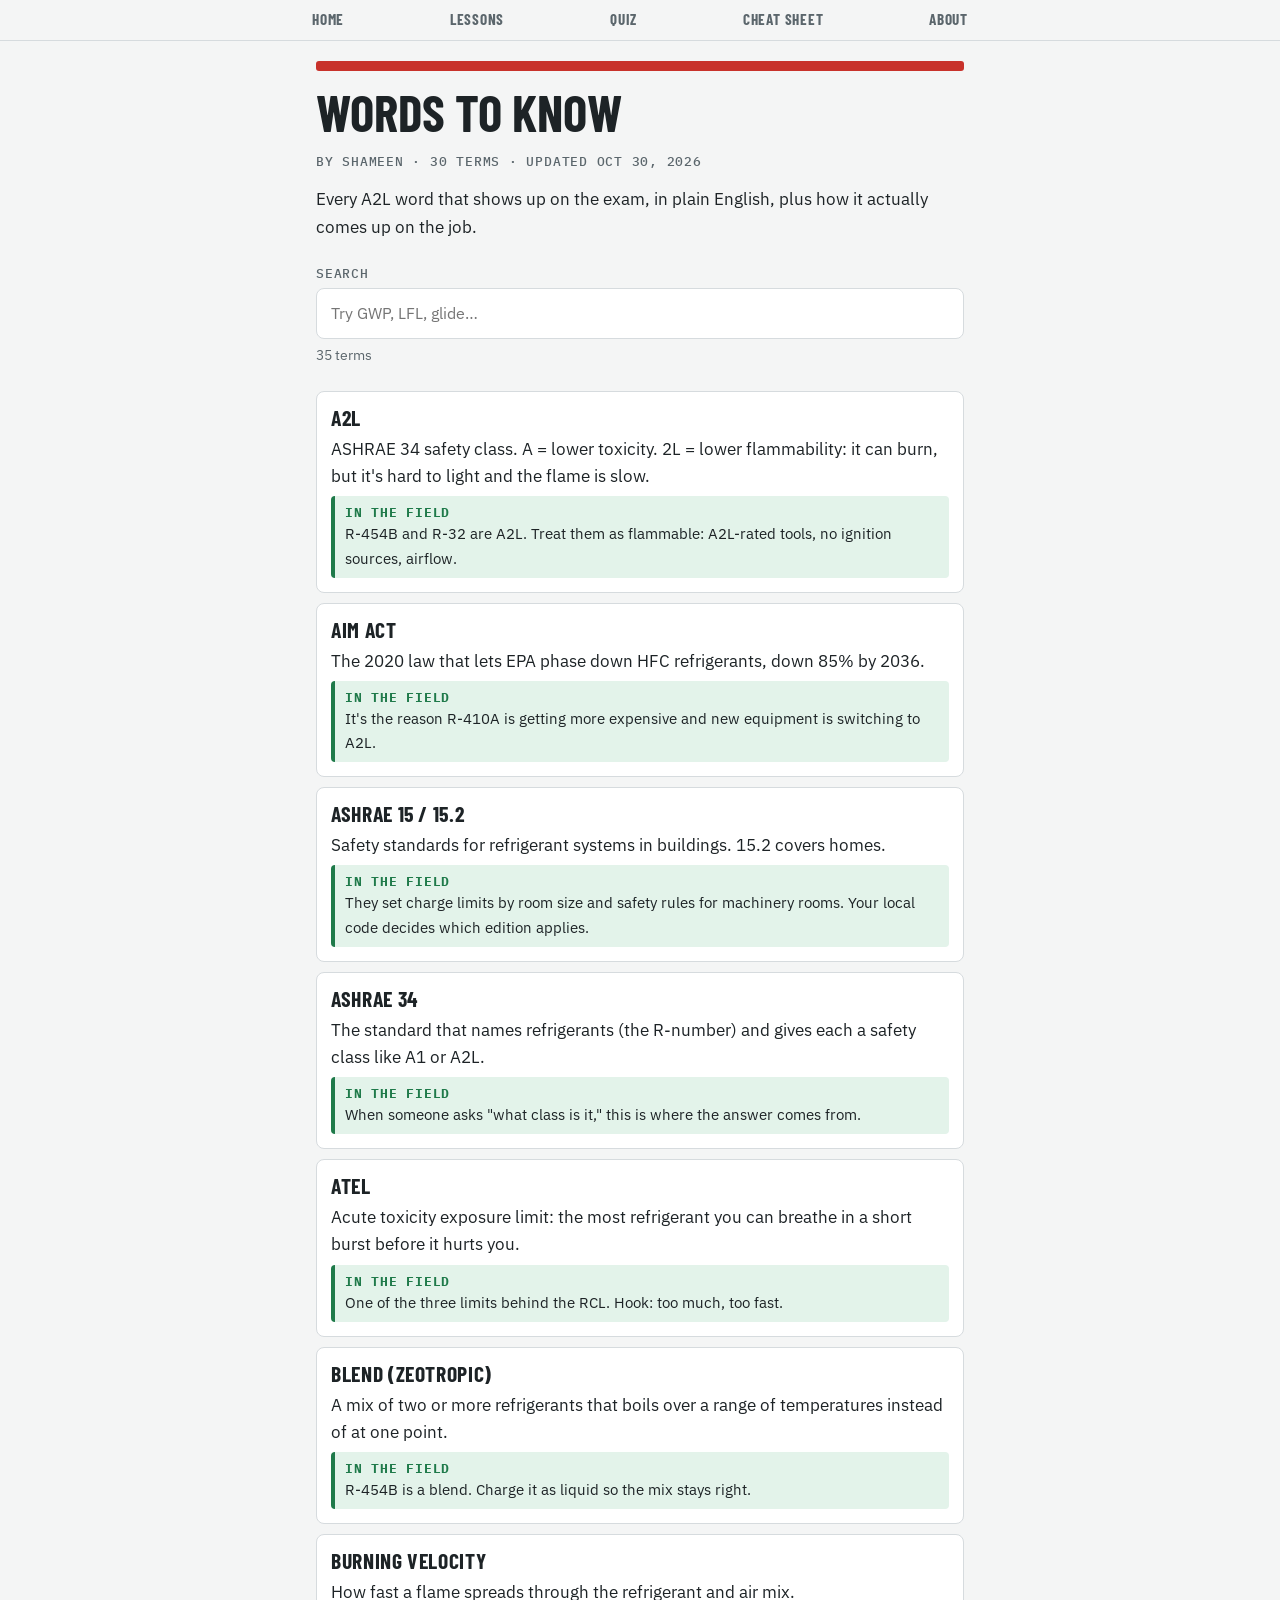
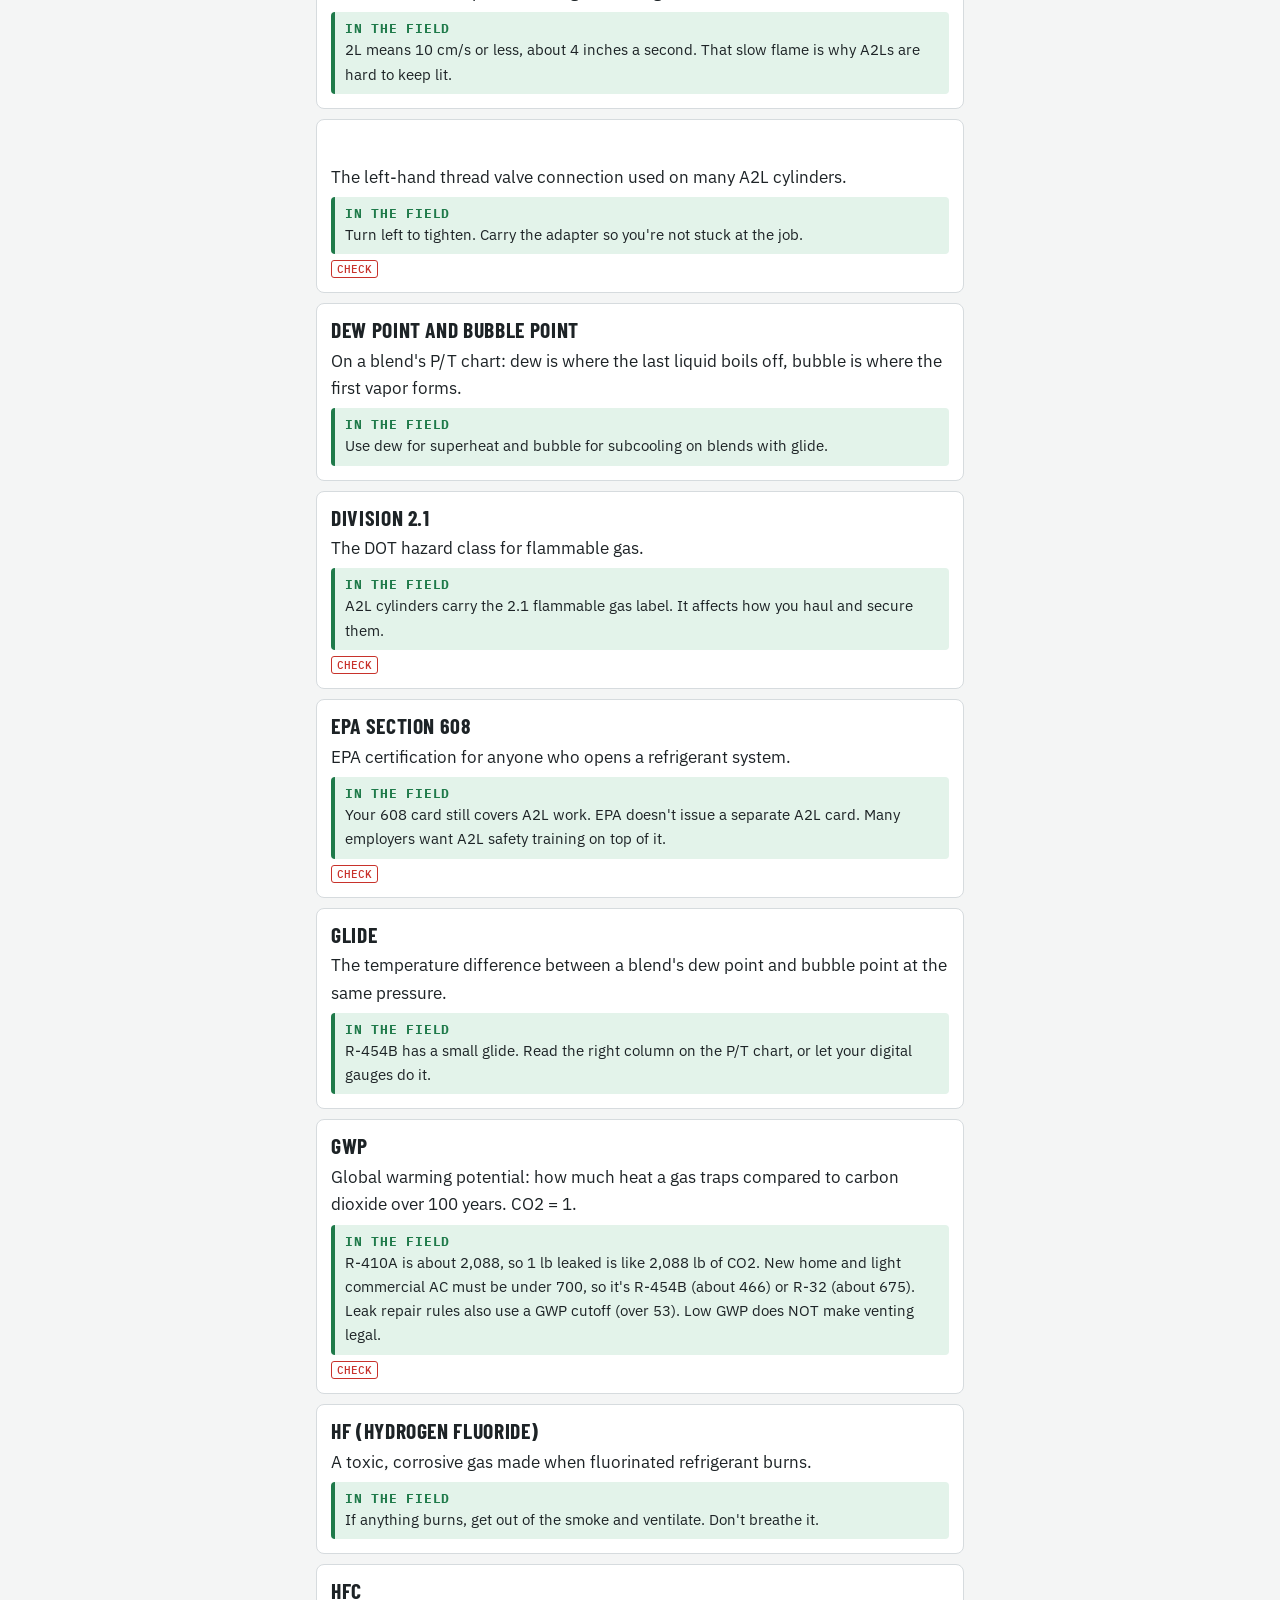
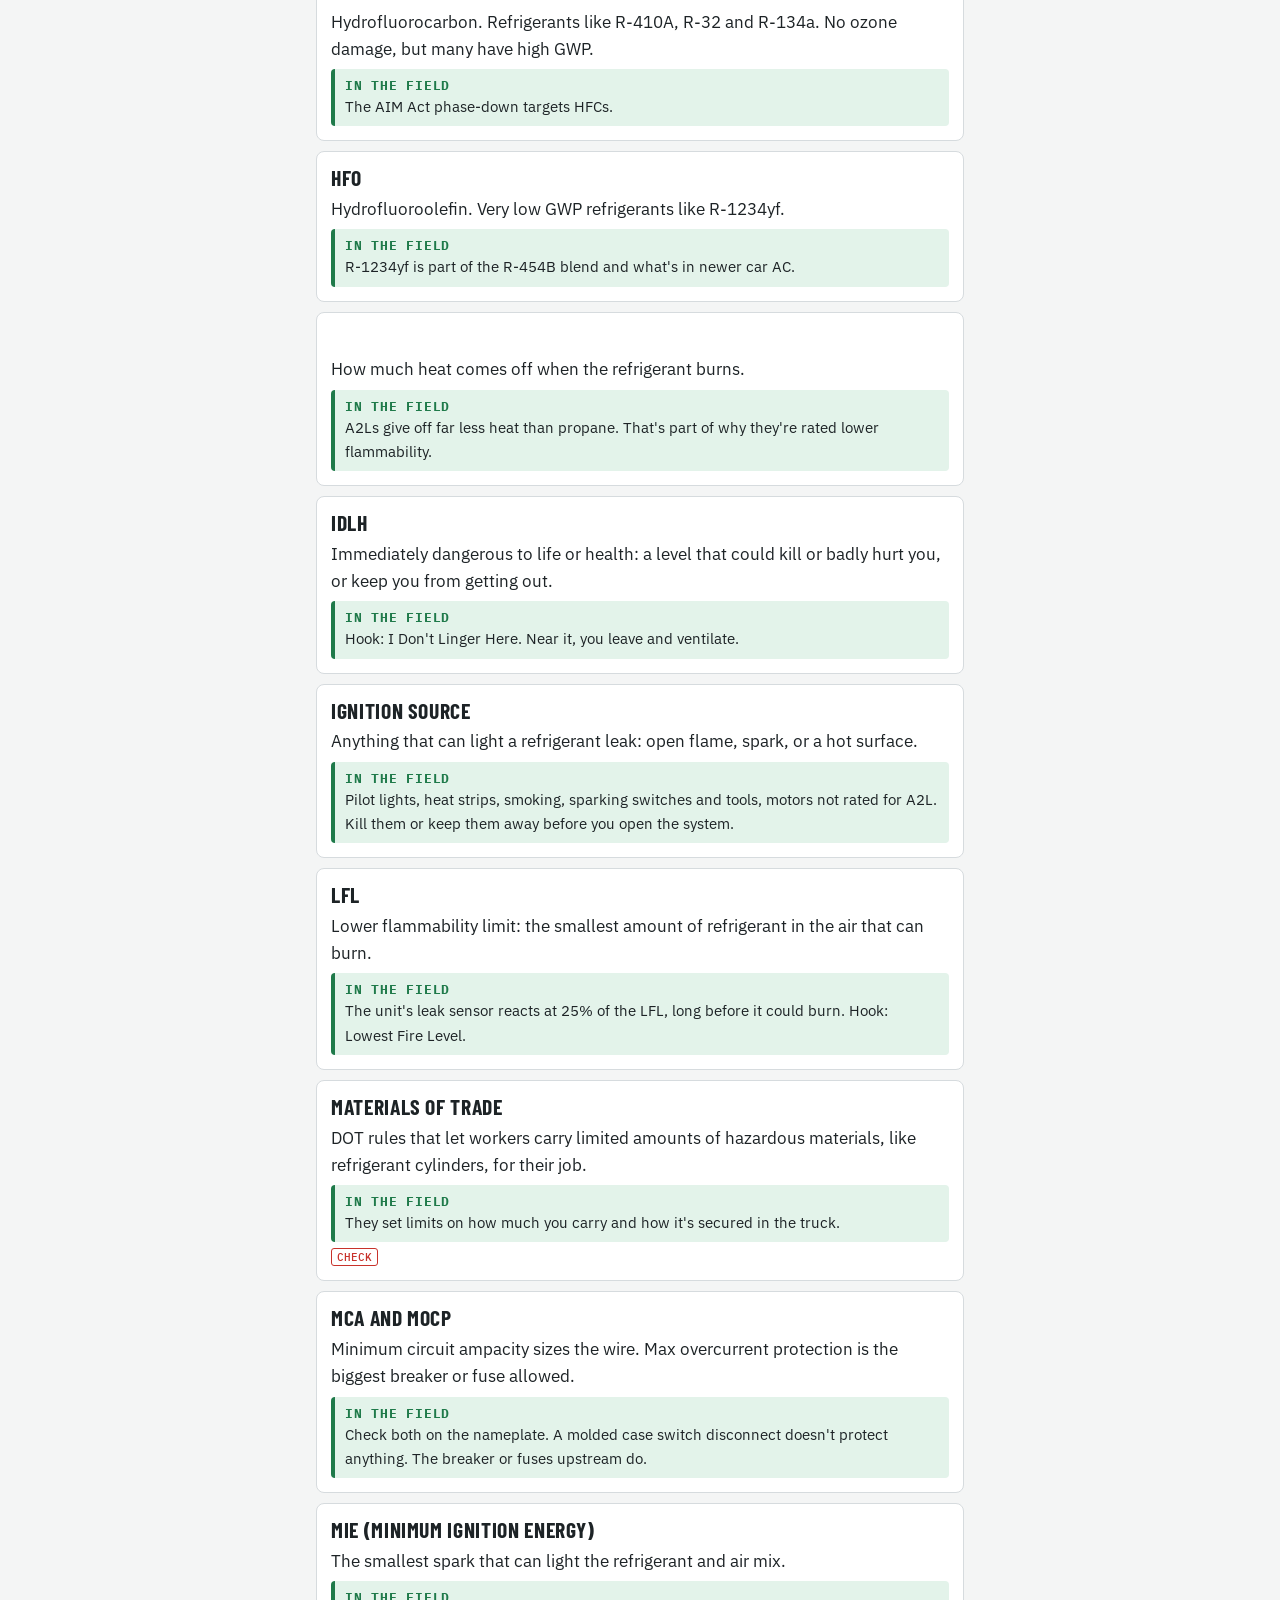
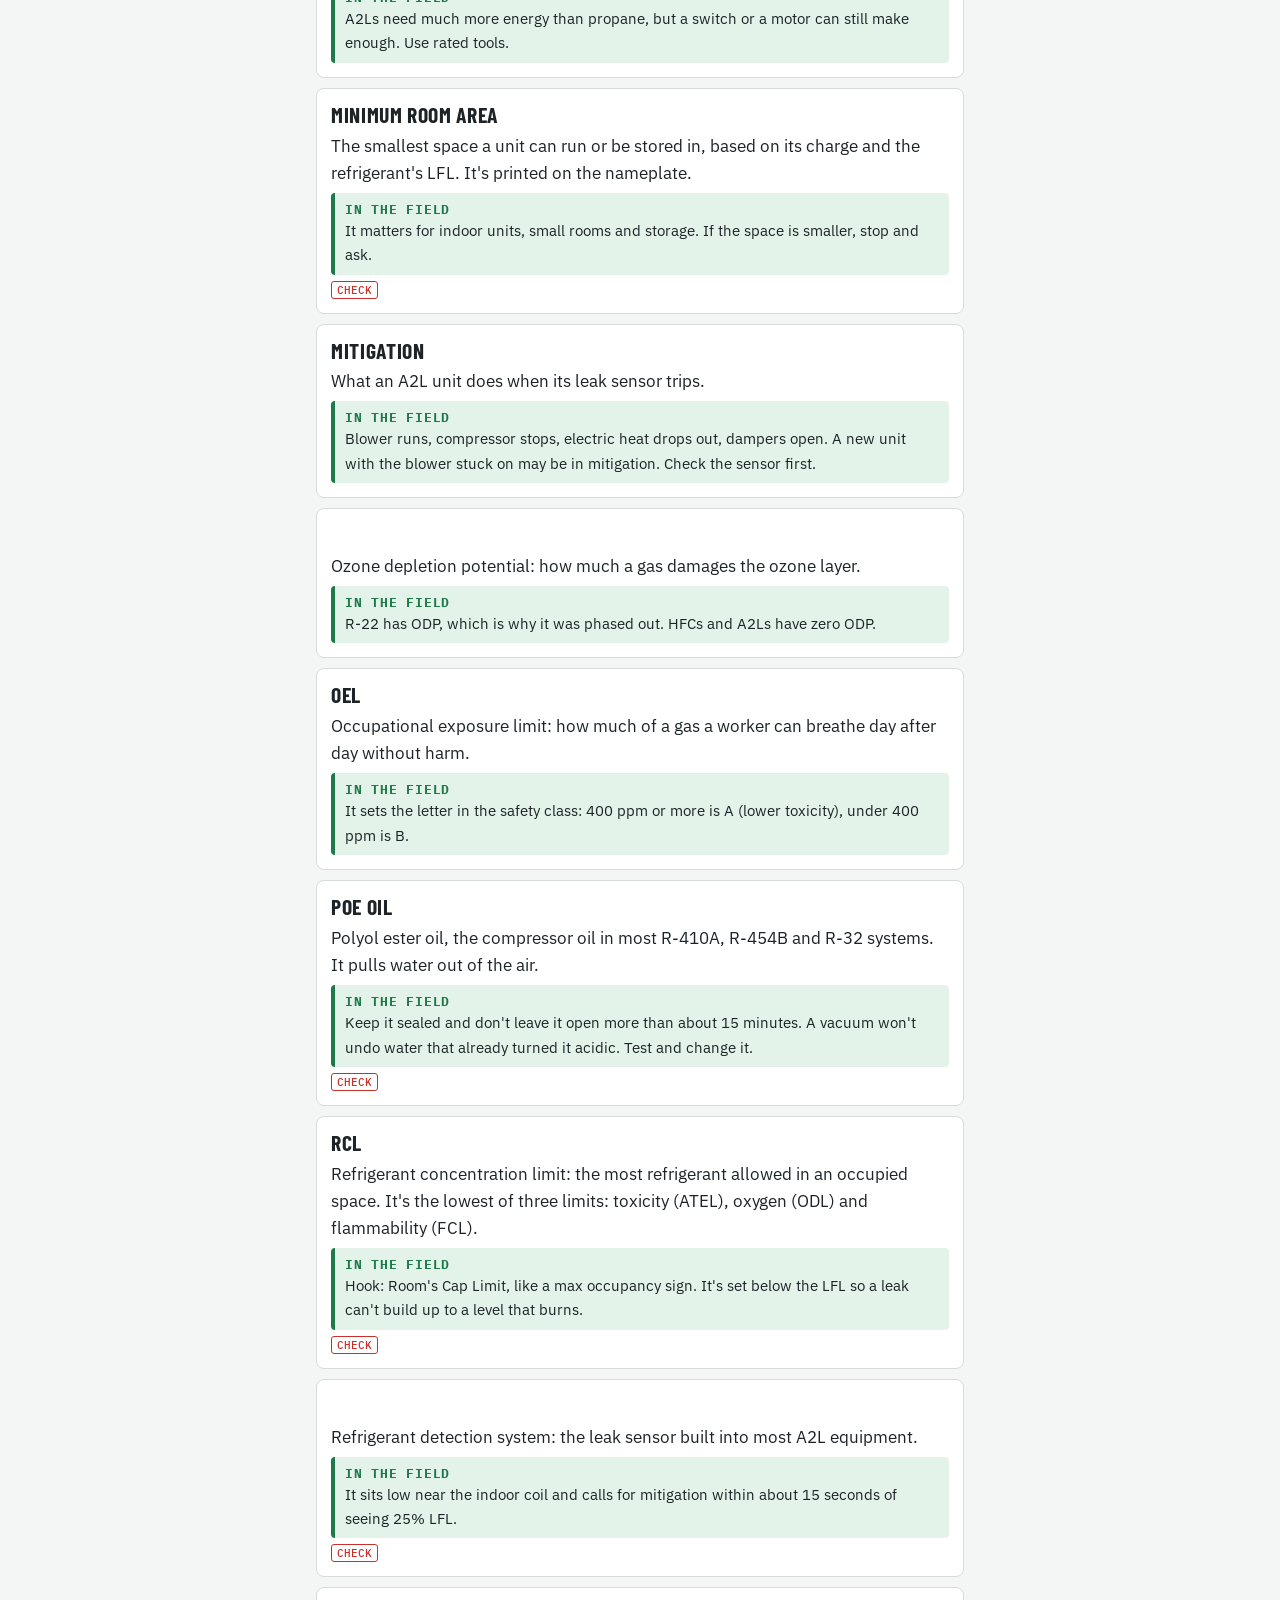
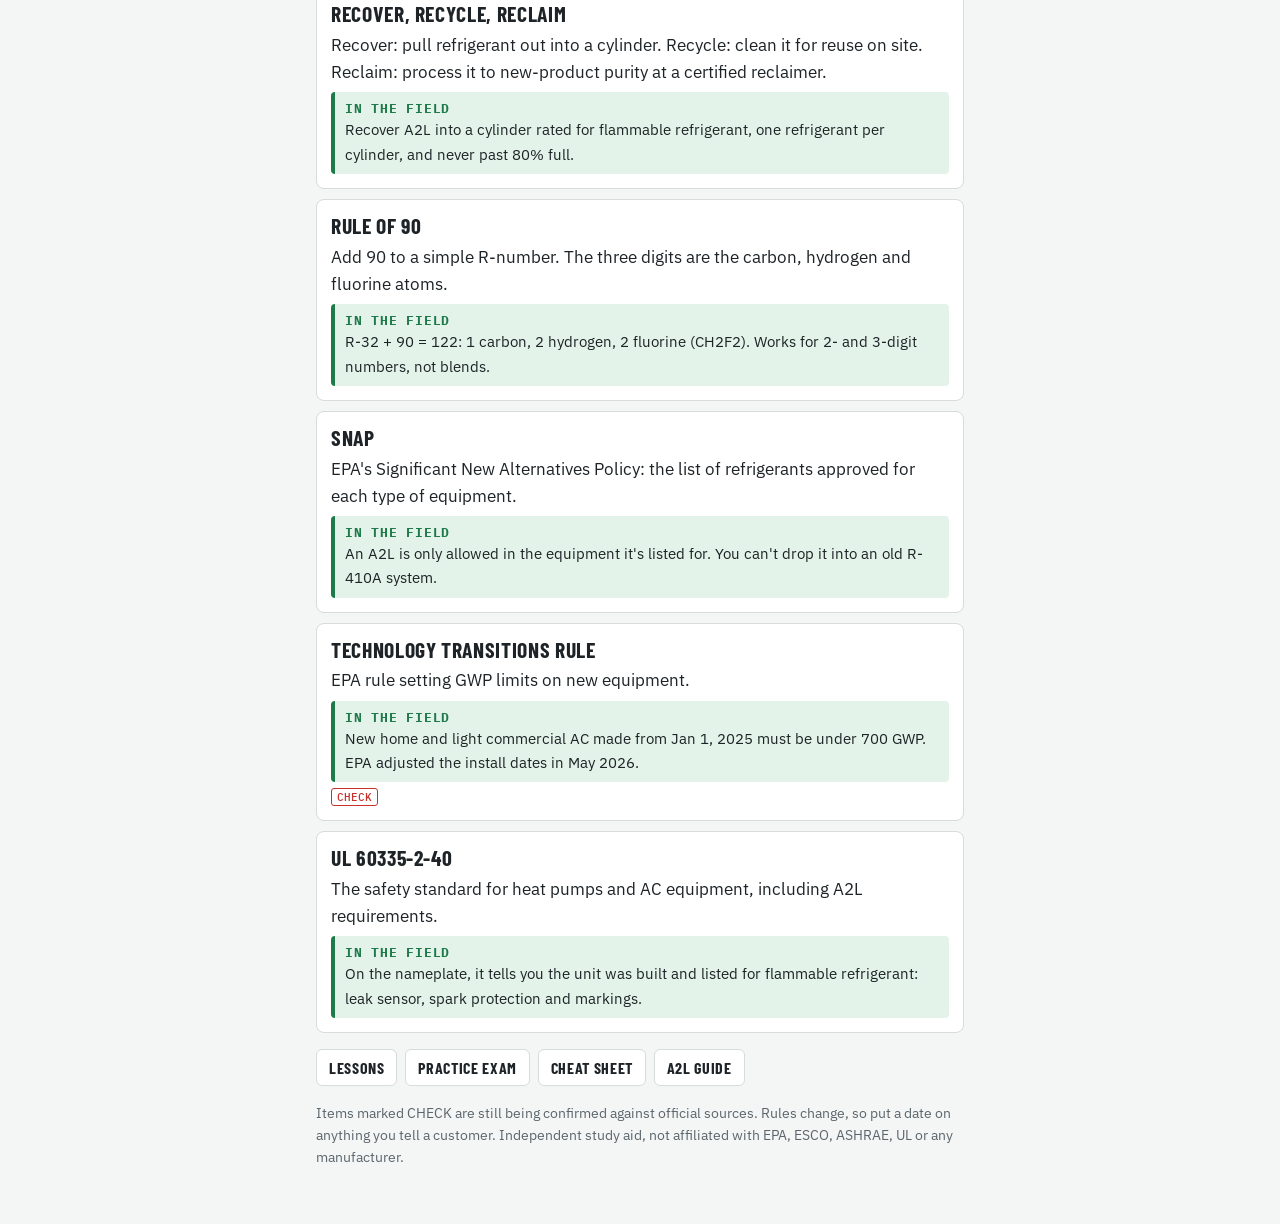
<file: words/index.html>
<!doctype html>
<html lang="en">
<head>
<meta charset="utf-8">
<meta name="viewport" content="width=device-width, initial-scale=1, viewport-fit=cover">
<title>A2L Words to Know</title>
<meta name="description" content="Plain-English A2L refrigerant glossary for HVAC techs: GWP, LFL, RDS, glide, A2L, minimum room area and more, with how each one comes up in the field.">
<link rel="stylesheet" href="https://fonts.googleapis.com/css2?family=Barlow+Condensed:wght@600;700&family=IBM+Plex+Sans:ital,wght@0,400;0,600;1,400&family=IBM+Plex+Mono:wght@500&display=swap">
<script type="application/ld+json">
{"@context": "https://schema.org", "@type": "DefinedTermSet", "name": "A2L Words to Know", "hasDefinedTerm": [{"@type": "DefinedTerm", "name": "A2L", "description": "ASHRAE 34 safety class. A = lower toxicity. 2L = lower flammability: it can burn, but it's hard to light and the flame is slow."}, {"@type": "DefinedTerm", "name": "AIM Act", "description": "The 2020 law that lets EPA phase down HFC refrigerants, down 85% by 2036."}, {"@type": "DefinedTerm", "name": "ASHRAE 15 / 15.2", "description": "Safety standards for refrigerant systems in buildings. 15.2 covers homes."}, {"@type": "DefinedTerm", "name": "ASHRAE 34", "description": "The standard that names refrigerants (the R-number) and gives each a safety class like A1 or A2L."}, {"@type": "DefinedTerm", "name": "ATEL", "description": "Acute toxicity exposure limit: the most refrigerant you can breathe in a short burst before it hurts you."}, {"@type": "DefinedTerm", "name": "Blend (zeotropic)", "description": "A mix of two or more refrigerants that boils over a range of temperatures instead of at one point."}, {"@type": "DefinedTerm", "name": "Burning velocity", "description": "How fast a flame spreads through the refrigerant and air mix."}, {"@type": "DefinedTerm", "name": "CGA 164", "description": "The left-hand thread valve connection used on many A2L cylinders."}, {"@type": "DefinedTerm", "name": "Dew point and bubble point", "description": "On a blend's P/T chart: dew is where the last liquid boils off, bubble is where the first vapor forms."}, {"@type": "DefinedTerm", "name": "Division 2.1", "description": "The DOT hazard class for flammable gas."}, {"@type": "DefinedTerm", "name": "EPA Section 608", "description": "EPA certification for anyone who opens a refrigerant system."}, {"@type": "DefinedTerm", "name": "Glide", "description": "The temperature difference between a blend's dew point and bubble point at the same pressure."}, {"@type": "DefinedTerm", "name": "GWP", "description": "Global warming potential: how much heat a gas traps compared to carbon dioxide over 100 years. CO2 = 1."}, {"@type": "DefinedTerm", "name": "HF (hydrogen fluoride)", "description": "A toxic, corrosive gas made when fluorinated refrigerant burns."}, {"@type": "DefinedTerm", "name": "HFC", "description": "Hydrofluorocarbon. Refrigerants like R-410A, R-32 and R-134a. No ozone damage, but many have high GWP."}, {"@type": "DefinedTerm", "name": "HFO", "description": "Hydrofluoroolefin. Very low GWP refrigerants like R-1234yf."}, {"@type": "DefinedTerm", "name": "HOC (heat of combustion)", "description": "How much heat comes off when the refrigerant burns."}, {"@type": "DefinedTerm", "name": "IDLH", "description": "Immediately dangerous to life or health: a level that could kill or badly hurt you, or keep you from getting out."}, {"@type": "DefinedTerm", "name": "Ignition source", "description": "Anything that can light a refrigerant leak: open flame, spark, or a hot surface."}, {"@type": "DefinedTerm", "name": "LFL", "description": "Lower flammability limit: the smallest amount of refrigerant in the air that can burn."}, {"@type": "DefinedTerm", "name": "Materials of trade", "description": "DOT rules that let workers carry limited amounts of hazardous materials, like refrigerant cylinders, for their job."}, {"@type": "DefinedTerm", "name": "MCA and MOCP", "description": "Minimum circuit ampacity sizes the wire. Max overcurrent protection is the biggest breaker or fuse allowed."}, {"@type": "DefinedTerm", "name": "MIE (minimum ignition energy)", "description": "The smallest spark that can light the refrigerant and air mix."}, {"@type": "DefinedTerm", "name": "Minimum room area", "description": "The smallest space a unit can run or be stored in, based on its charge and the refrigerant's LFL. It's printed on the nameplate."}, {"@type": "DefinedTerm", "name": "Mitigation", "description": "What an A2L unit does when its leak sensor trips."}, {"@type": "DefinedTerm", "name": "ODP", "description": "Ozone depletion potential: how much a gas damages the ozone layer."}, {"@type": "DefinedTerm", "name": "OEL", "description": "Occupational exposure limit: how much of a gas a worker can breathe day after day without harm."}, {"@type": "DefinedTerm", "name": "POE oil", "description": "Polyol ester oil, the compressor oil in most R-410A, R-454B and R-32 systems. It pulls water out of the air."}, {"@type": "DefinedTerm", "name": "RCL", "description": "Refrigerant concentration limit: the most refrigerant allowed in an occupied space. It's the lowest of three limits: toxicity (ATEL), oxygen (ODL) and flammability (FCL)."}, {"@type": "DefinedTerm", "name": "RDS", "description": "Refrigerant detection system: the leak sensor built into most A2L equipment."}, {"@type": "DefinedTerm", "name": "Recover, recycle, reclaim", "description": "Recover: pull refrigerant out into a cylinder. Recycle: clean it for reuse on site. Reclaim: process it to new-product purity at a certified reclaimer."}, {"@type": "DefinedTerm", "name": "Rule of 90", "description": "Add 90 to a simple R-number. The three digits are the carbon, hydrogen and fluorine atoms."}, {"@type": "DefinedTerm", "name": "SNAP", "description": "EPA's Significant New Alternatives Policy: the list of refrigerants approved for each type of equipment."}, {"@type": "DefinedTerm", "name": "Technology Transitions rule", "description": "EPA rule setting GWP limits on new equipment."}, {"@type": "DefinedTerm", "name": "UL 60335-2-40", "description": "The safety standard for heat pumps and AC equipment, including A2L requirements."}]}
</script>
<style>
:root{
  --bg:#f4f5f5; --paper:#ffffff; --fg:#1d2326; --muted:#5b666c; --line:#d6dbde; --band:#c8322b; --tint:#fbecea; --good:#1f7a4a; --goodtint:#e3f3ea;
  --display:"Barlow Condensed","Arial Narrow",sans-serif; --body:"IBM Plex Sans",system-ui,sans-serif; --mono:"IBM Plex Mono",ui-monospace,monospace;
}
@media (prefers-color-scheme:dark){:root:not([data-theme="light"]){--bg:#15191b;--paper:#1c2225;--fg:#e6e9eb;--muted:#9ba6ac;--line:#323b40;--band:#e2564e;--tint:#33201f;--good:#5fcf8f;--goodtint:#183026;color-scheme:dark}}
:root[data-theme="dark"]{--bg:#15191b;--paper:#1c2225;--fg:#e6e9eb;--muted:#9ba6ac;--line:#323b40;--band:#e2564e;--tint:#33201f;--good:#5fcf8f;--goodtint:#183026;color-scheme:dark}
*{box-sizing:border-box}
body{background:var(--bg);color:var(--fg);font:17px/1.6 var(--body);margin:0}
article{max-width:680px;margin:0 auto;padding-block:20px 56px;padding-left:max(16px,env(safe-area-inset-left,0px));padding-right:max(16px,env(safe-area-inset-right,0px));display:flex;flex-direction:column;gap:16px}
.band{height:10px;background:var(--band);border-radius:3px}
h1{font:700 clamp(2.2rem,8vw,3.2rem)/.98 var(--display);text-transform:uppercase;margin:0;text-wrap:balance}
h2{font:700 1.45rem/1.1 var(--display);text-transform:uppercase;letter-spacing:.03em;margin:12px 0 0}
p,ul{margin:0} ul{padding-left:1.2em;display:flex;flex-direction:column;gap:6px}
a{color:var(--fg);text-decoration-color:var(--band);text-underline-offset:3px}
a:focus-visible{outline:3px solid var(--band);outline-offset:2px}
.by{font:500 .8rem var(--mono);color:var(--muted);text-transform:uppercase;letter-spacing:.06em}
.src{font-size:.86rem;color:var(--muted)}
.find{display:flex;flex-direction:column;gap:6px;position:sticky;top:42px;z-index:5;background:var(--bg);padding:8px 0}
.find input{font:inherit;font-size:1rem;padding:12px 14px;border:1px solid var(--line);border-radius:8px;background:var(--paper);color:var(--fg);width:100%}
.find input:focus{outline:3px solid var(--band);outline-offset:1px}
.find small{color:var(--muted);font-size:.85rem}
.terms{display:flex;flex-direction:column;gap:10px}
.term{background:var(--paper);border:1px solid var(--line);border-radius:8px;padding:14px;display:flex;flex-direction:column;gap:6px;scroll-margin-top:110px}
.term h2{margin:0;font-size:1.35rem}
.term p{margin:0}
.field{background:var(--goodtint);border-left:4px solid var(--good);border-radius:4px;padding:8px 10px;font-size:.95rem}
.field b{font:700 .8rem var(--mono);text-transform:uppercase;letter-spacing:.06em;color:var(--good);display:block}
.check{font:500 .7rem var(--mono);color:var(--band);border:1px solid var(--band);padding:1px 5px;border-radius:3px;white-space:nowrap;align-self:flex-start}
.none{color:var(--muted)}
.term[hidden],.none[hidden]{display:none}
.more{display:flex;flex-wrap:wrap;gap:8px}
.more a{font:700 1rem var(--display);text-transform:uppercase;letter-spacing:.04em;text-decoration:none;border:1px solid var(--line);background:var(--paper);border-radius:6px;padding:8px 12px}
</style>
<link rel="stylesheet" href="../assets/nav.css">
<link rel="stylesheet" href="../assets/motion.css">
</head>
<body>
<nav class="site-nav" aria-label="Site"><ul><li><a href="../">Home</a></li><li><a href="../lessons/">Lessons</a></li><li><a href="../quiz/">Quiz</a></li><li><a href="../cheat-sheet/">Cheat sheet</a></li><li><a href="../about/">About</a></li></ul></nav>
<article>
  <div class="band" aria-hidden="true"></div>
  <h1>Words to Know</h1>
  <p class="by">By Shameen · 30 terms · Updated Oct 30, 2026</p>
  <p>Every A2L word that shows up on the exam, in plain English, plus how it actually comes up on the job.</p>
  <div class="find"><label for="q" class="by">Search</label><input id="q" type="search" placeholder="Try GWP, LFL, glide…" autocomplete="off"><small id="n" aria-live="polite"></small></div>
  <div class="terms" id="terms"></div>
  <div class="more"><a href="../lessons/">Lessons</a><a href="../quiz/">Practice exam</a><a href="../cheat-sheet/">Cheat sheet</a><a href="../guide/">A2L guide</a></div>
  <p class="src">Items marked CHECK are still being confirmed against official sources. Rules change, so put a date on anything you tell a customer. Independent study aid, not affiliated with EPA, ESCO, ASHRAE, UL or any manufacturer.</p>
</article>
<script>
/* Glossary: rendered from one list so search can filter it. Each term has a plain meaning and an "in the field" line. */
const W=[{"t": "A2L", "m": "ASHRAE 34 safety class. A = lower toxicity. 2L = lower flammability: it can burn, but it's hard to light and the flame is slow.", "f": "R-454B and R-32 are A2L. Treat them as flammable: A2L-rated tools, no ignition sources, airflow.", "c": false}, {"t": "AIM Act", "m": "The 2020 law that lets EPA phase down HFC refrigerants, down 85% by 2036.", "f": "It's the reason R-410A is getting more expensive and new equipment is switching to A2L.", "c": false}, {"t": "ASHRAE 15 / 15.2", "m": "Safety standards for refrigerant systems in buildings. 15.2 covers homes.", "f": "They set charge limits by room size and safety rules for machinery rooms. Your local code decides which edition applies.", "c": false}, {"t": "ASHRAE 34", "m": "The standard that names refrigerants (the R-number) and gives each a safety class like A1 or A2L.", "f": "When someone asks \"what class is it,\" this is where the answer comes from.", "c": false}, {"t": "ATEL", "m": "Acute toxicity exposure limit: the most refrigerant you can breathe in a short burst before it hurts you.", "f": "One of the three limits behind the RCL. Hook: too much, too fast.", "c": false}, {"t": "Blend (zeotropic)", "m": "A mix of two or more refrigerants that boils over a range of temperatures instead of at one point.", "f": "R-454B is a blend. Charge it as liquid so the mix stays right.", "c": false}, {"t": "Burning velocity", "m": "How fast a flame spreads through the refrigerant and air mix.", "f": "2L means 10 cm/s or less, about 4 inches a second. That slow flame is why A2Ls are hard to keep lit.", "c": false}, {"t": "CGA 164", "m": "The left-hand thread valve connection used on many A2L cylinders.", "f": "Turn left to tighten. Carry the adapter so you're not stuck at the job.", "c": true}, {"t": "Dew point and bubble point", "m": "On a blend's P/T chart: dew is where the last liquid boils off, bubble is where the first vapor forms.", "f": "Use dew for superheat and bubble for subcooling on blends with glide.", "c": false}, {"t": "Division 2.1", "m": "The DOT hazard class for flammable gas.", "f": "A2L cylinders carry the 2.1 flammable gas label. It affects how you haul and secure them.", "c": true}, {"t": "EPA Section 608", "m": "EPA certification for anyone who opens a refrigerant system.", "f": "Your 608 card still covers A2L work. EPA doesn't issue a separate A2L card. Many employers want A2L safety training on top of it.", "c": true}, {"t": "Glide", "m": "The temperature difference between a blend's dew point and bubble point at the same pressure.", "f": "R-454B has a small glide. Read the right column on the P/T chart, or let your digital gauges do it.", "c": false}, {"t": "GWP", "m": "Global warming potential: how much heat a gas traps compared to carbon dioxide over 100 years. CO2 = 1.", "f": "R-410A is about 2,088, so 1 lb leaked is like 2,088 lb of CO2. New home and light commercial AC must be under 700, so it's R-454B (about 466) or R-32 (about 675). Leak repair rules also use a GWP cutoff (over 53). Low GWP does NOT make venting legal.", "c": true}, {"t": "HF (hydrogen fluoride)", "m": "A toxic, corrosive gas made when fluorinated refrigerant burns.", "f": "If anything burns, get out of the smoke and ventilate. Don't breathe it.", "c": false}, {"t": "HFC", "m": "Hydrofluorocarbon. Refrigerants like R-410A, R-32 and R-134a. No ozone damage, but many have high GWP.", "f": "The AIM Act phase-down targets HFCs.", "c": false}, {"t": "HFO", "m": "Hydrofluoroolefin. Very low GWP refrigerants like R-1234yf.", "f": "R-1234yf is part of the R-454B blend and what's in newer car AC.", "c": false}, {"t": "HOC (heat of combustion)", "m": "How much heat comes off when the refrigerant burns.", "f": "A2Ls give off far less heat than propane. That's part of why they're rated lower flammability.", "c": false}, {"t": "IDLH", "m": "Immediately dangerous to life or health: a level that could kill or badly hurt you, or keep you from getting out.", "f": "Hook: I Don't Linger Here. Near it, you leave and ventilate.", "c": false}, {"t": "Ignition source", "m": "Anything that can light a refrigerant leak: open flame, spark, or a hot surface.", "f": "Pilot lights, heat strips, smoking, sparking switches and tools, motors not rated for A2L. Kill them or keep them away before you open the system.", "c": false}, {"t": "LFL", "m": "Lower flammability limit: the smallest amount of refrigerant in the air that can burn.", "f": "The unit's leak sensor reacts at 25% of the LFL, long before it could burn. Hook: Lowest Fire Level.", "c": false}, {"t": "Materials of trade", "m": "DOT rules that let workers carry limited amounts of hazardous materials, like refrigerant cylinders, for their job.", "f": "They set limits on how much you carry and how it's secured in the truck.", "c": true}, {"t": "MCA and MOCP", "m": "Minimum circuit ampacity sizes the wire. Max overcurrent protection is the biggest breaker or fuse allowed.", "f": "Check both on the nameplate. A molded case switch disconnect doesn't protect anything. The breaker or fuses upstream do.", "c": false}, {"t": "MIE (minimum ignition energy)", "m": "The smallest spark that can light the refrigerant and air mix.", "f": "A2Ls need much more energy than propane, but a switch or a motor can still make enough. Use rated tools.", "c": false}, {"t": "Minimum room area", "m": "The smallest space a unit can run or be stored in, based on its charge and the refrigerant's LFL. It's printed on the nameplate.", "f": "It matters for indoor units, small rooms and storage. If the space is smaller, stop and ask.", "c": true}, {"t": "Mitigation", "m": "What an A2L unit does when its leak sensor trips.", "f": "Blower runs, compressor stops, electric heat drops out, dampers open. A new unit with the blower stuck on may be in mitigation. Check the sensor first.", "c": false}, {"t": "ODP", "m": "Ozone depletion potential: how much a gas damages the ozone layer.", "f": "R-22 has ODP, which is why it was phased out. HFCs and A2Ls have zero ODP.", "c": false}, {"t": "OEL", "m": "Occupational exposure limit: how much of a gas a worker can breathe day after day without harm.", "f": "It sets the letter in the safety class: 400 ppm or more is A (lower toxicity), under 400 ppm is B.", "c": false}, {"t": "POE oil", "m": "Polyol ester oil, the compressor oil in most R-410A, R-454B and R-32 systems. It pulls water out of the air.", "f": "Keep it sealed and don't leave it open more than about 15 minutes. A vacuum won't undo water that already turned it acidic. Test and change it.", "c": true}, {"t": "RCL", "m": "Refrigerant concentration limit: the most refrigerant allowed in an occupied space. It's the lowest of three limits: toxicity (ATEL), oxygen (ODL) and flammability (FCL).", "f": "Hook: Room's Cap Limit, like a max occupancy sign. It's set below the LFL so a leak can't build up to a level that burns.", "c": true}, {"t": "RDS", "m": "Refrigerant detection system: the leak sensor built into most A2L equipment.", "f": "It sits low near the indoor coil and calls for mitigation within about 15 seconds of seeing 25% LFL.", "c": true}, {"t": "Recover, recycle, reclaim", "m": "Recover: pull refrigerant out into a cylinder. Recycle: clean it for reuse on site. Reclaim: process it to new-product purity at a certified reclaimer.", "f": "Recover A2L into a cylinder rated for flammable refrigerant, one refrigerant per cylinder, and never past 80% full.", "c": false}, {"t": "Rule of 90", "m": "Add 90 to a simple R-number. The three digits are the carbon, hydrogen and fluorine atoms.", "f": "R-32 + 90 = 122: 1 carbon, 2 hydrogen, 2 fluorine (CH2F2). Works for 2- and 3-digit numbers, not blends.", "c": false}, {"t": "SNAP", "m": "EPA's Significant New Alternatives Policy: the list of refrigerants approved for each type of equipment.", "f": "An A2L is only allowed in the equipment it's listed for. You can't drop it into an old R-410A system.", "c": false}, {"t": "Technology Transitions rule", "m": "EPA rule setting GWP limits on new equipment.", "f": "New home and light commercial AC made from Jan 1, 2025 must be under 700 GWP. EPA adjusted the install dates in May 2026.", "c": true}, {"t": "UL 60335-2-40", "m": "The safety standard for heat pumps and AC equipment, including A2L requirements.", "f": "On the nameplate, it tells you the unit was built and listed for flammable refrigerant: leak sensor, spark protection and markings.", "c": false}];
const box=document.getElementById("terms"),q=document.getElementById("q"),n=document.getElementById("n");
const id=t=>t.toLowerCase().replace(/[^a-z0-9]+/g,"-");
box.innerHTML=W.map(w=>`<section class="term" id="${id(w.t)}"><h2>${w.t}</h2><p>${w.m}</p><p class="field"><b>In the field</b>${w.f}</p>${w.c?'<span class="check">CHECK</span>':""}</section>`).join("")+'<p class="none" id="none" hidden>No match. Try a shorter word.</p>';
const cards=[...box.querySelectorAll(".term")];
function filter(){const v=q.value.trim().toLowerCase();let c=0;cards.forEach((el,k)=>{const w=W[k],hit=!v||(w.t+" "+w.m+" "+w.f).toLowerCase().includes(v);el.hidden=!hit;if(hit)c++});
 n.textContent=v?`${c} of ${W.length} terms`:`${W.length} terms`;document.getElementById("none").hidden=c>0}
q.addEventListener("input",filter);filter();
</script>
<script src="../assets/motion.js" defer></script>
</body>
</html>
</file>
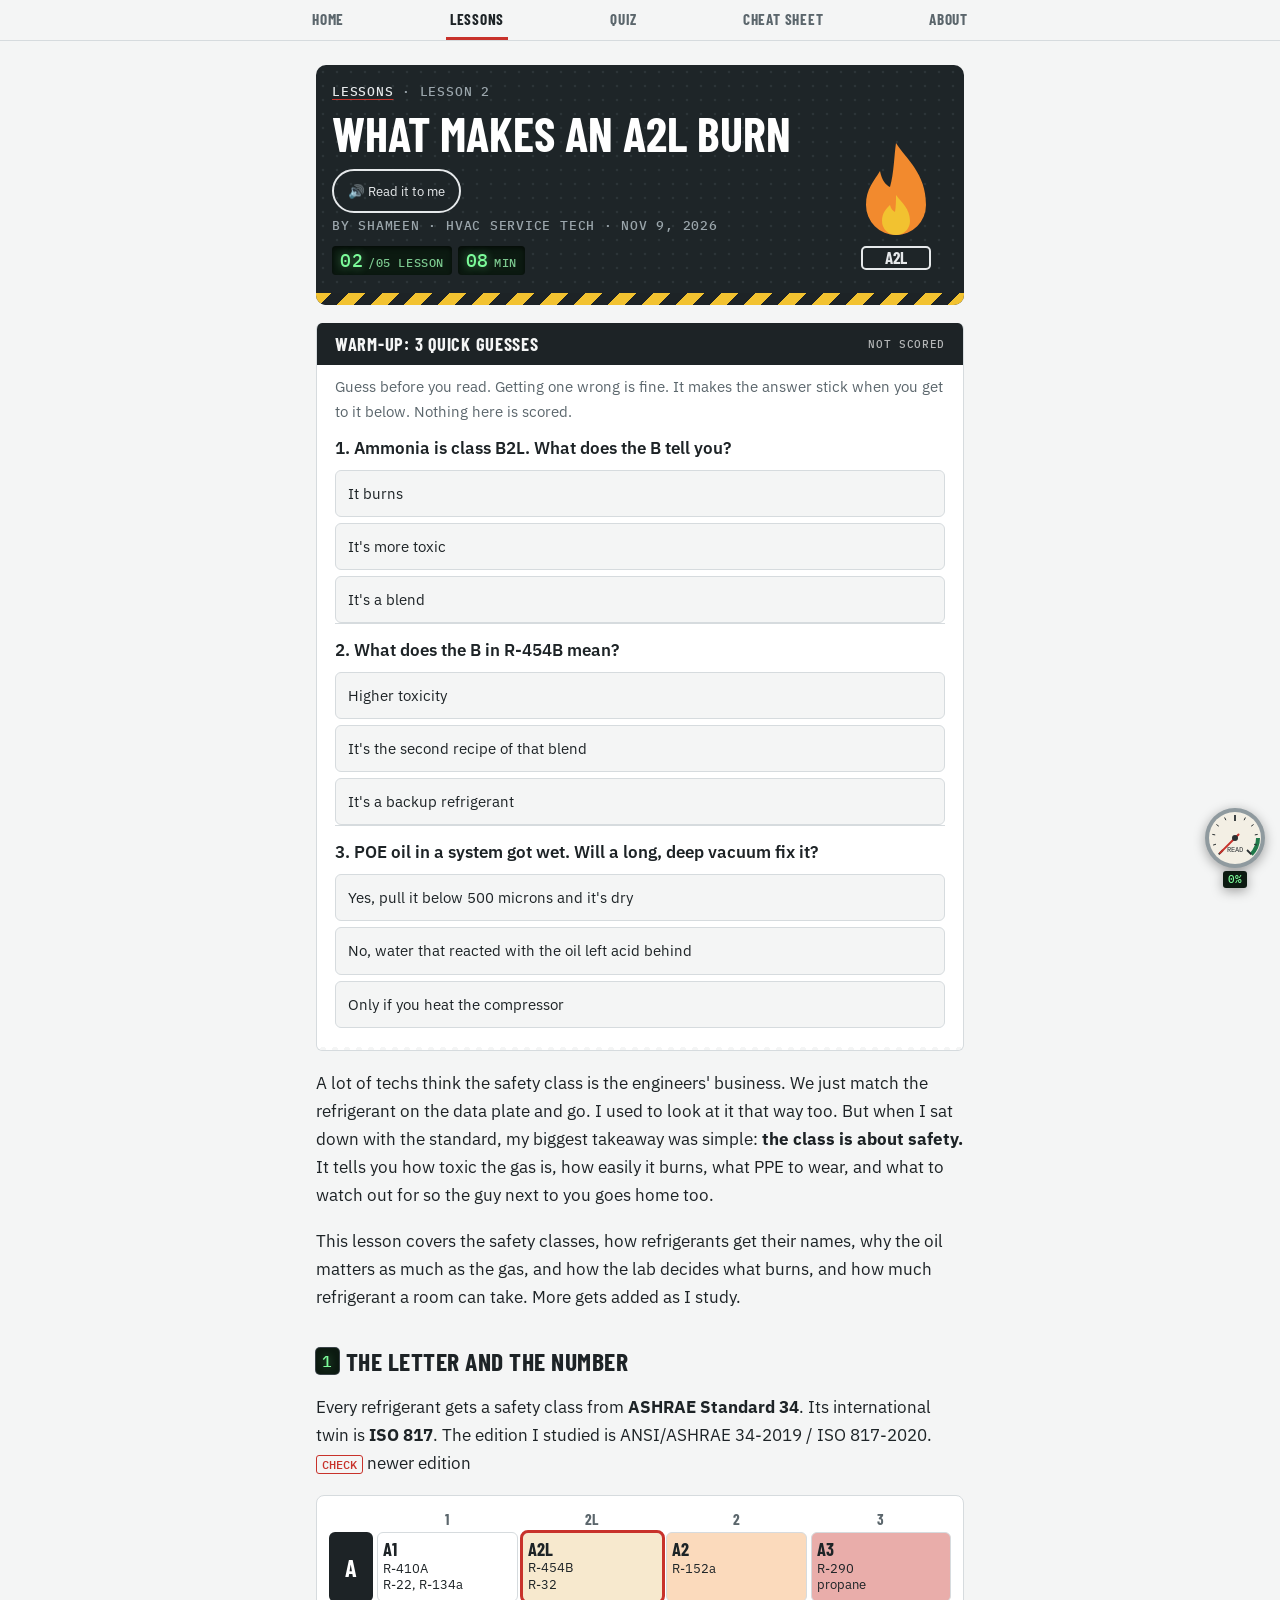
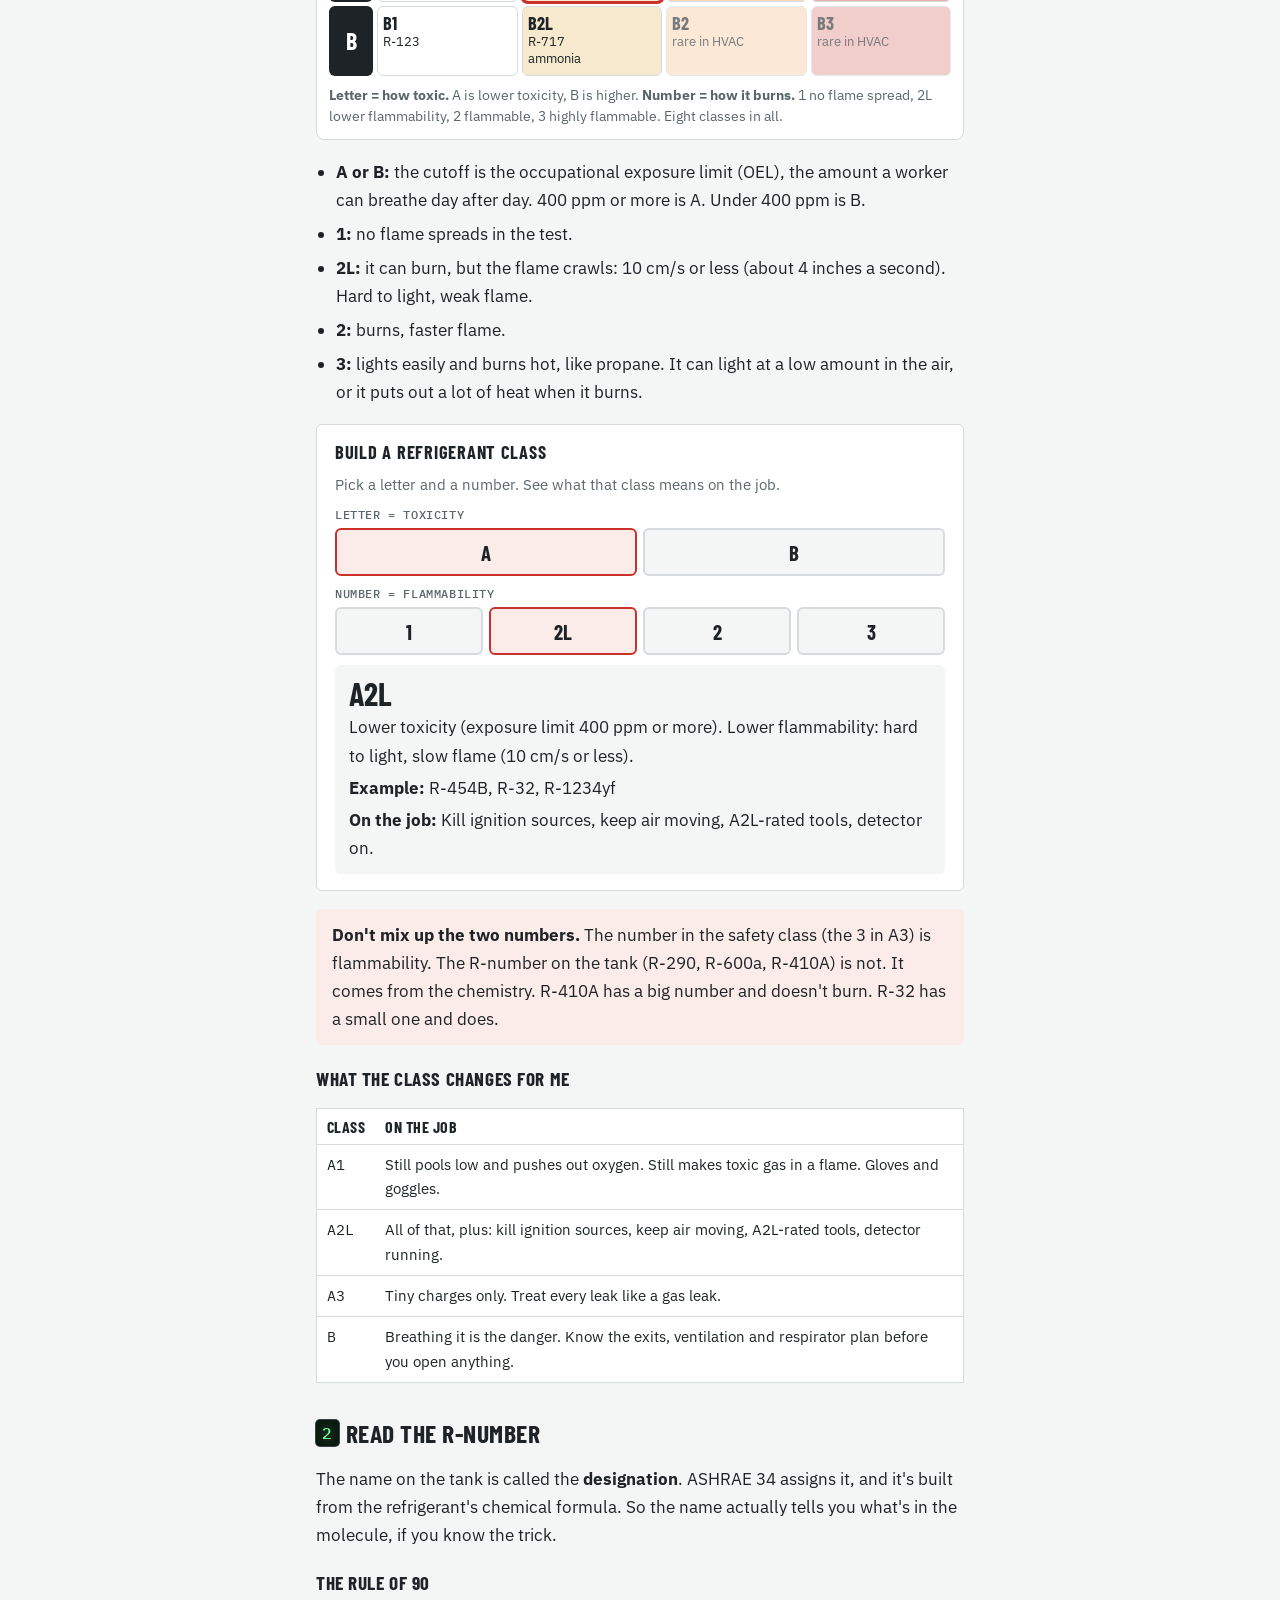
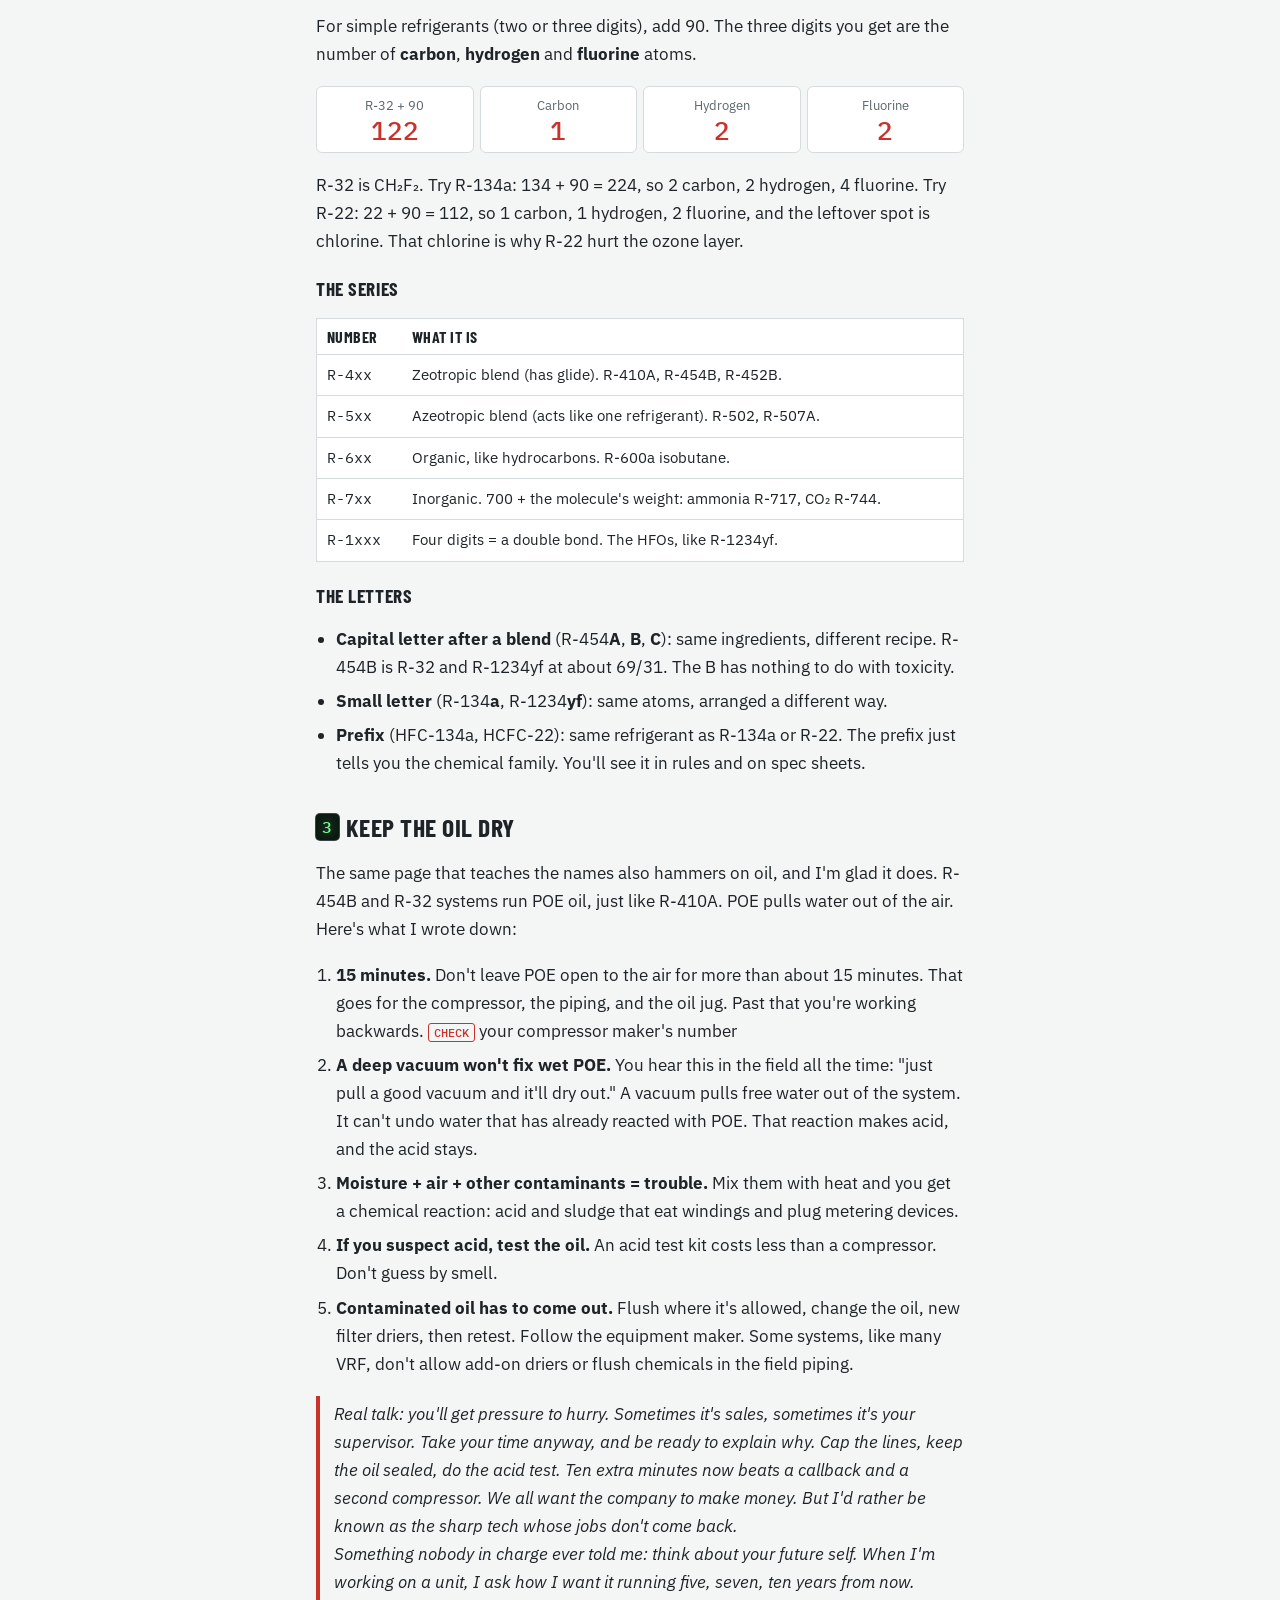
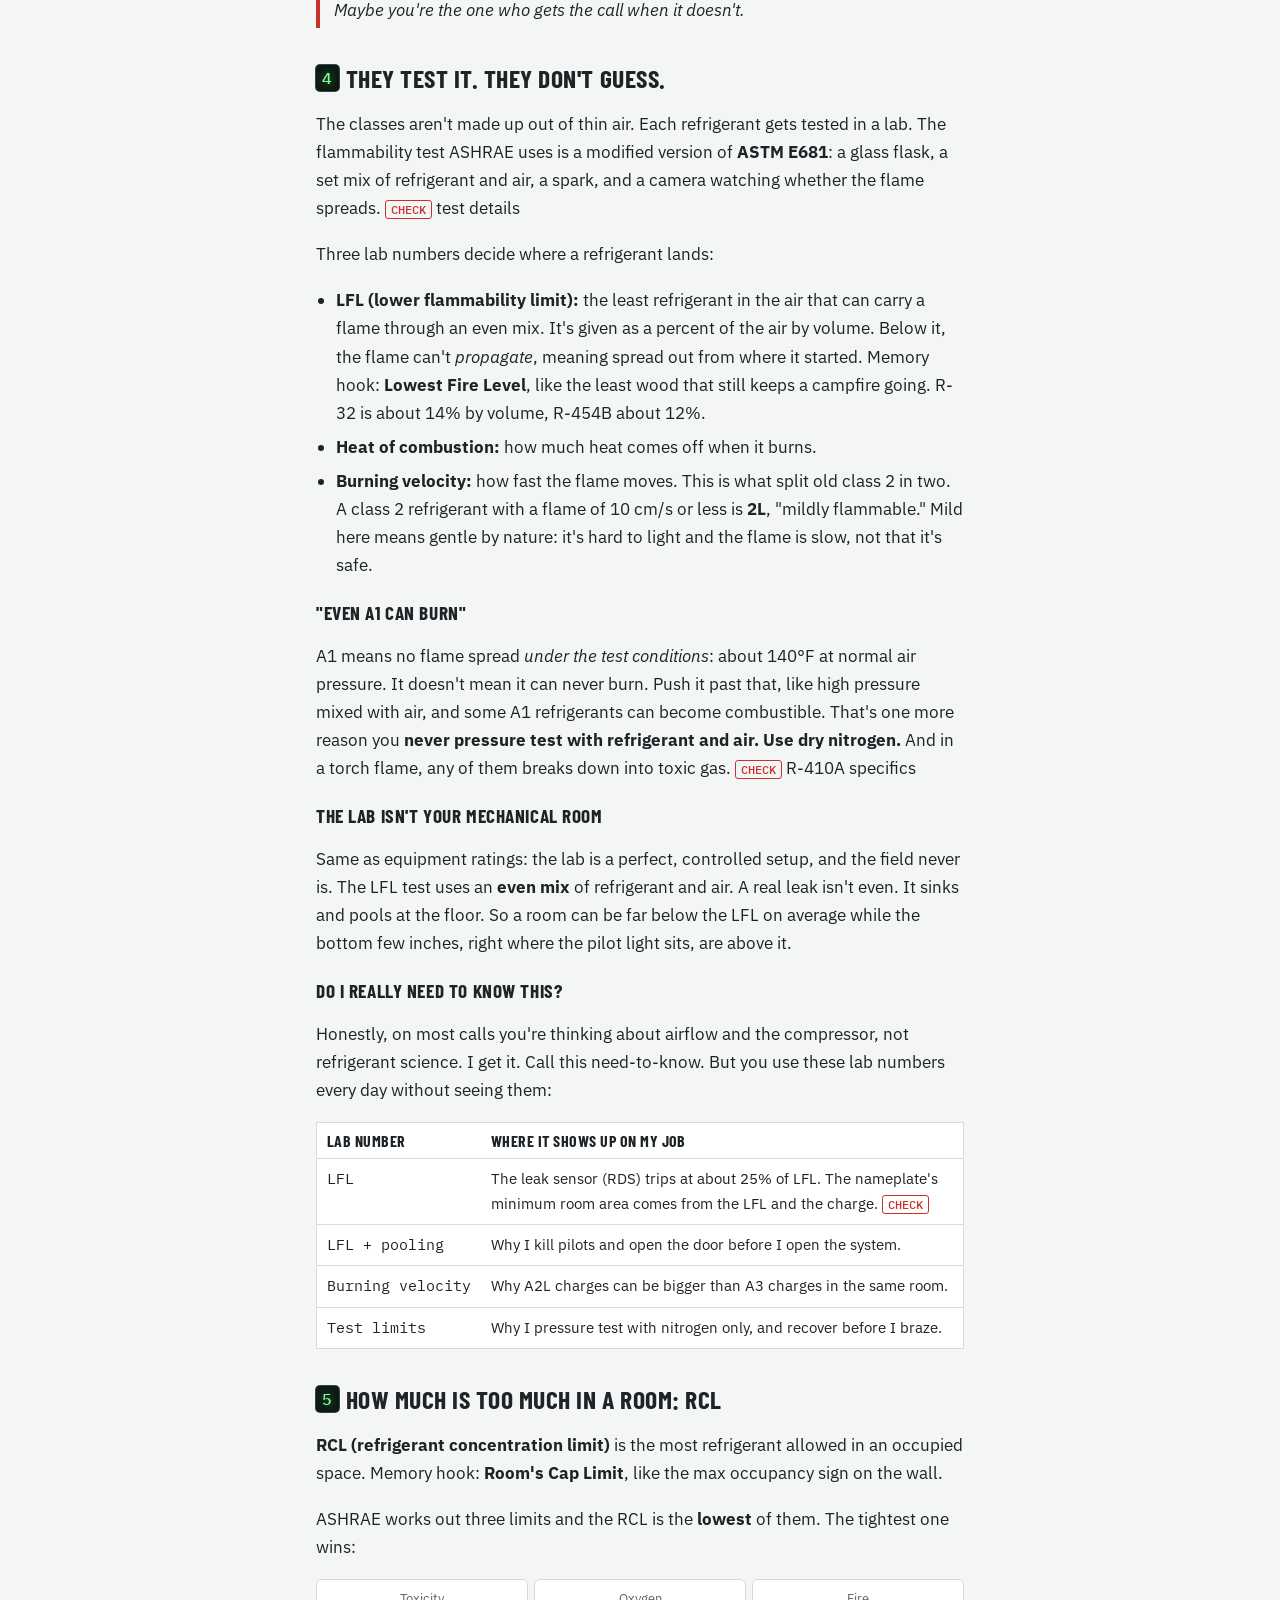
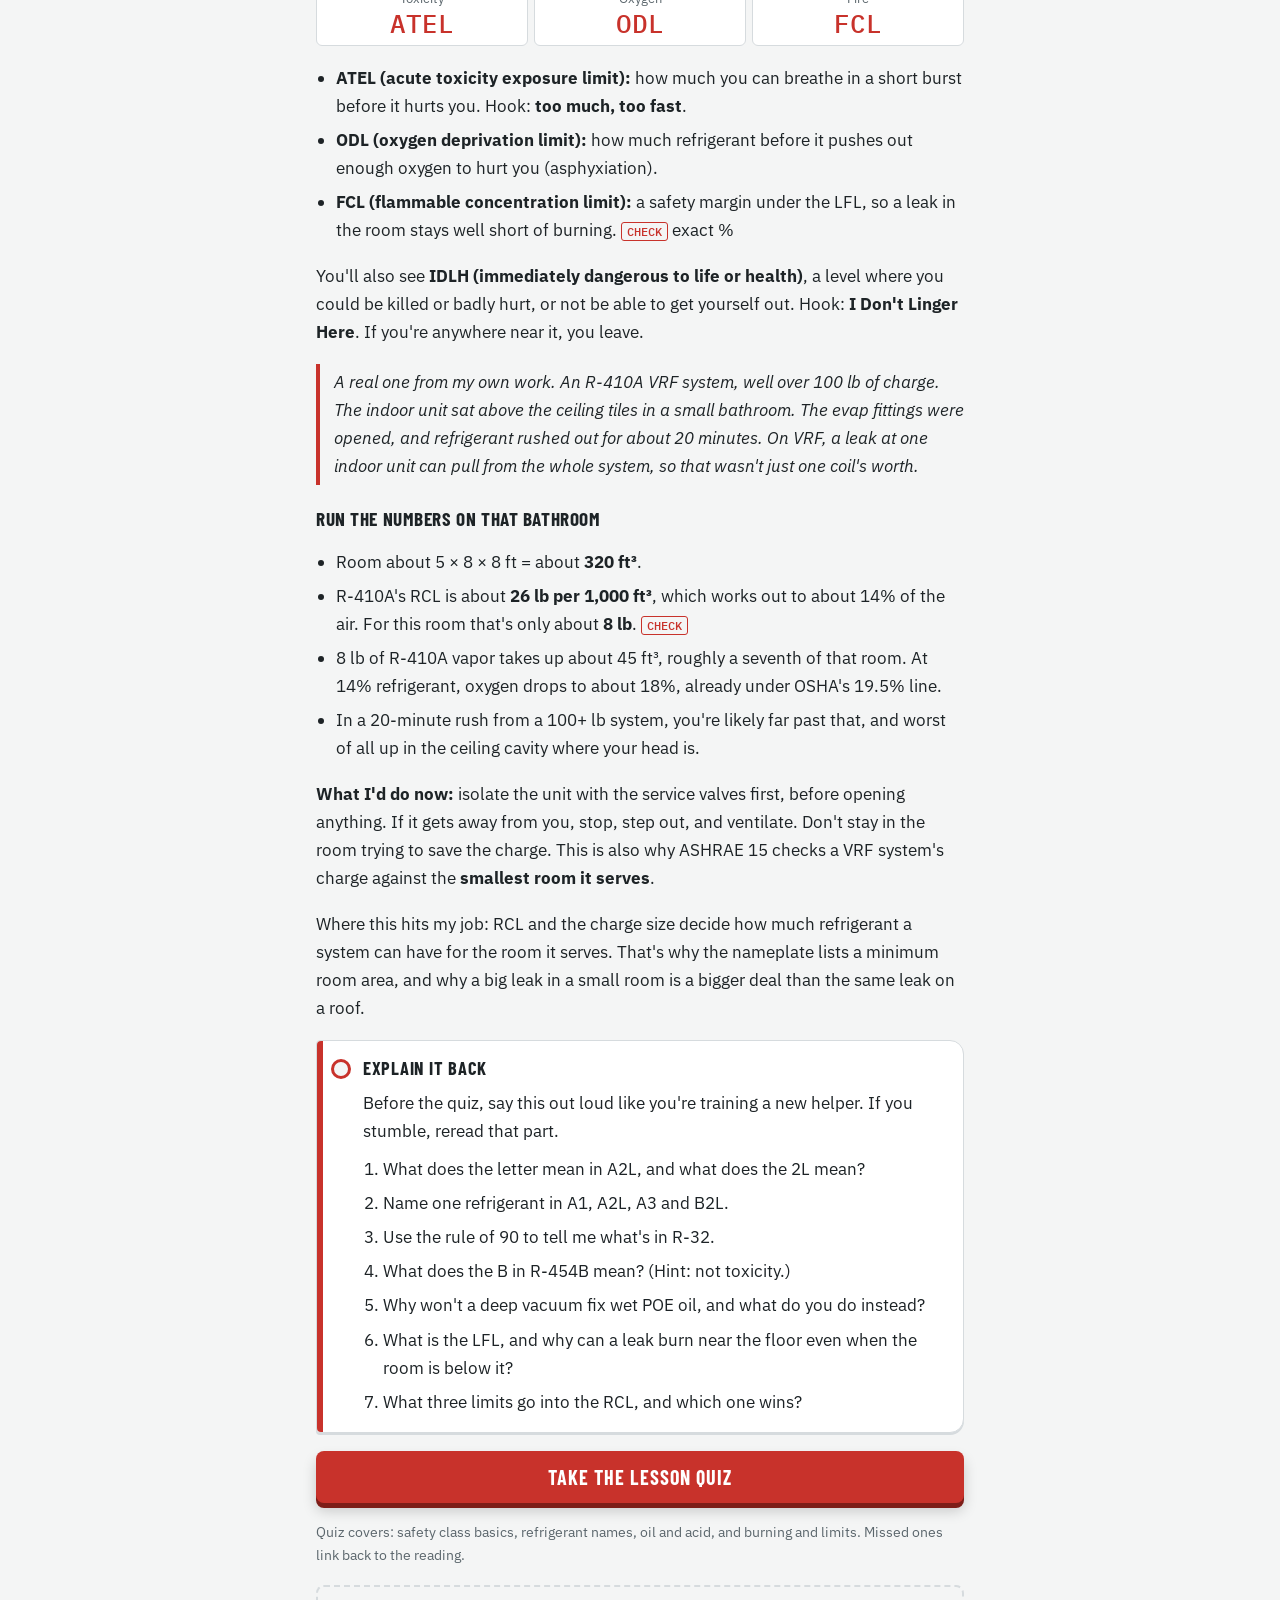
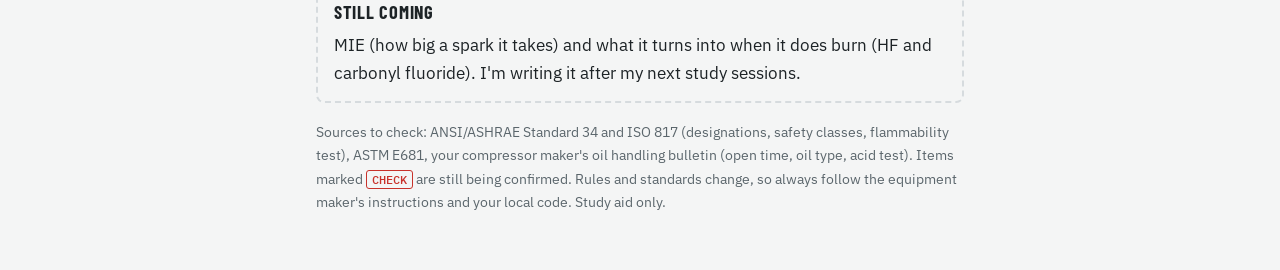
<file: lessons/a2l-burn/index.html>
<!doctype html>
<html lang="en">
<head>
<meta charset="utf-8">
<meta name="viewport" content="width=device-width, initial-scale=1, viewport-fit=cover">
<title>What Makes an A2L Burn: Safety Classes, R-Numbers and Oil</title>
<meta name="description" content="Lesson 2 for HVAC techs: ASHRAE 34 safety classes (A1, A2L, A3, B2L), how to read an R-number with the rule of 90, and why a deep vacuum won't fix wet POE oil. With a warm-up and quiz.">
<link rel="stylesheet" href="https://fonts.googleapis.com/css2?family=Barlow+Condensed:wght@600;700&family=IBM+Plex+Sans:ital,wght@0,400;0,600;1,400&family=IBM+Plex+Mono:wght@500&display=swap">
<script type="application/ld+json">
{"@context":"https://schema.org","@type":"LearningResource","name":"What Makes an A2L Burn, Part 1: Safety Classes, R-Numbers and Oil","author":{"@type":"Person","name":"Shameen","jobTitle":"HVAC service technician"},"dateModified":"2026-11-09","educationalLevel":"Trade","learningResourceType":"Lesson","about":["A2L refrigerant","ASHRAE 34","refrigerant safety class","refrigerant designation","POE oil"]}
</script>
<style>
/* Same look as the guide: one reading column, red A2L cylinder band as the only accent */
:root{
  --bg:#f4f5f5; --paper:#ffffff; --fg:#1d2326; --muted:#5b666c; --line:#d6dbde; --band:#c8322b; --tint:#fbecea; --good:#1f7a4a; --goodtint:#e3f3ea; --amber:#d99a1e;
  --display:"Barlow Condensed","Arial Narrow",sans-serif; --body:"IBM Plex Sans",system-ui,sans-serif; --mono:"IBM Plex Mono",ui-monospace,monospace;
}
@media (prefers-color-scheme:dark){:root:not([data-theme="light"]){--bg:#15191b;--paper:#1c2225;--fg:#e6e9eb;--muted:#9ba6ac;--line:#323b40;--band:#e2564e;--tint:#33201f;--good:#5fcf8f;--goodtint:#183026;--amber:#e8b04a;color-scheme:dark}}
:root[data-theme="dark"]{--bg:#15191b;--paper:#1c2225;--fg:#e6e9eb;--muted:#9ba6ac;--line:#323b40;--band:#e2564e;--tint:#33201f;--good:#5fcf8f;--goodtint:#183026;--amber:#e8b04a;color-scheme:dark}
*{box-sizing:border-box}
body{background:var(--bg);color:var(--fg);font:17px/1.65 var(--body);margin:0}
article{max-width:680px;margin:0 auto;padding-block:24px 56px;padding-left:max(16px,env(safe-area-inset-left,0px));padding-right:max(16px,env(safe-area-inset-right,0px));display:flex;flex-direction:column;gap:18px}
.band{height:10px;background:var(--band);border-radius:3px}
.crumb{font:500 .8rem var(--mono);text-transform:uppercase;letter-spacing:.06em;color:var(--muted)}
h1{font:700 clamp(2.2rem,8vw,3.2rem)/.98 var(--display);text-transform:uppercase;margin:0;text-wrap:balance}
h2{font:700 1.6rem/1.1 var(--display);text-transform:uppercase;letter-spacing:.02em;margin:18px 0 0;text-wrap:balance}
h2 .n{color:var(--band);margin-right:.25em}
p,ul,ol{margin:0}
ul,ol{padding-left:1.2em;display:flex;flex-direction:column;gap:6px}
.by{font:500 .8rem var(--mono);color:var(--muted);text-transform:uppercase;letter-spacing:.06em}
.box{background:var(--paper);border:1px solid var(--line);border-radius:6px;padding:16px 18px;display:flex;flex-direction:column;gap:10px}
.box.top{border-top:4px solid var(--band)}
.box strong.h{font:700 1.15rem var(--display);text-transform:uppercase;letter-spacing:.04em}
.tip{background:var(--tint);border-radius:6px;padding:12px 16px}
.story{border-left:4px solid var(--band);padding:4px 0 4px 14px;font-style:italic}
.check{font:500 .72rem var(--mono);color:var(--band);border:1px solid var(--band);padding:1px 5px;border-radius:3px;white-space:nowrap;font-style:normal}
a{color:var(--fg);text-decoration-color:var(--band);text-underline-offset:3px}
a:focus-visible,button:focus-visible{outline:3px solid var(--band);outline-offset:2px}
/* warm-up */
.wq{display:flex;flex-direction:column;gap:8px;border-top:1px solid var(--line);padding-top:12px}
.wq:first-of-type{border-top:0;padding-top:0}
.wq p.q{font-weight:600}
.opts{display:flex;flex-direction:column;gap:6px}
.opt{font:inherit;font-size:.95rem;text-align:left;color:var(--fg);background:var(--bg);border:1px solid var(--line);border-radius:6px;padding:10px 12px;cursor:pointer;min-height:44px}
.opt:disabled{cursor:default}
.opt.right{background:var(--goodtint);border-color:var(--good)}
.opt.wrong{background:var(--tint);border-color:var(--band)}
.why{font-size:.92rem;color:var(--muted)}
.why b{color:var(--fg)}
/* label sample */
.label{font-family:var(--mono);font-size:.85rem;border:2px solid var(--fg);border-radius:6px;padding:12px 14px;background:var(--paper);display:grid;grid-template-columns:auto 1fr;gap:6px 12px}
.label .t{grid-column:1/-1;text-align:center;font-weight:600;letter-spacing:.08em;border-bottom:1px solid var(--line);padding-bottom:6px}
.label span:nth-child(odd):not(.t){color:var(--muted);text-transform:uppercase;font-size:.75rem;padding-top:2px}
.go{display:block;text-align:center;background:var(--band);color:#fff;font:700 1.25rem var(--display);text-transform:uppercase;letter-spacing:.05em;text-decoration:none;border-radius:8px;padding:14px}
.go:hover{filter:brightness(1.08)}
.src{font-size:.88rem;color:var(--muted)}
/* figures: inline SVG drawn with the page tokens so they flip with dark mode */
figure{margin:0;background:var(--paper);border:1px solid var(--line);border-radius:8px;padding:14px 12px 12px;display:flex;flex-direction:column;gap:8px}
figure svg{width:100%;height:auto;display:block;font-family:var(--body)}
figcaption{font-size:.9rem;color:var(--muted);line-height:1.5}
svg text{fill:var(--fg)} svg .sm{font-size:12.5px} svg .mut{fill:var(--muted)} svg .ok{fill:var(--good);font-weight:600} svg .red-t{fill:var(--band);font-weight:600}
svg .chip{fill:var(--fg)} svg .chipt{fill:var(--paper);font:700 19px var(--display);text-anchor:middle}
svg .trk{fill:var(--line)} svg .amb{fill:var(--amber)} svg .red{fill:var(--band)}
svg .body{fill:var(--bg);stroke:var(--fg);stroke-width:2} svg .win{fill:var(--line)} svg .tire{fill:var(--fg)}
svg .lead,svg .vent line,svg .coil line{stroke:var(--muted);stroke-width:1.5} svg .rack{stroke:var(--muted);stroke-width:4}
svg .arw{fill:none;stroke:var(--fg);stroke-width:2} svg .fgf{fill:var(--fg)} svg .spin{fill:var(--band);font-size:26px;font-weight:700}
svg .strap{stroke:var(--amber);stroke-width:5} svg .xx{fill:var(--band);font-size:34px;font-weight:700}
svg .room{fill:none;stroke:var(--fg);stroke-width:2} svg .g0{stop-color:var(--amber);stop-opacity:.05} svg .g1{stop-color:var(--amber);stop-opacity:.55}
svg .pilotbox{fill:var(--fg)} svg .flame{fill:#f28a2e}
h3.sub{font:700 1.2rem var(--display);text-transform:uppercase;letter-spacing:.03em;margin:4px 0 0}
.steps{list-style:none;padding:0;display:grid;grid-template-columns:1fr 1fr;gap:8px;counter-reset:s}
.steps li{counter-increment:s;background:var(--paper);border:1px solid var(--line);border-radius:8px;padding:12px;display:flex;flex-direction:column;gap:2px;position:relative}
.steps li::before{content:counter(s);position:absolute;top:8px;right:10px;font:700 1.3rem var(--display);color:var(--band)}
.steps .ic{font-size:1.8rem;line-height:1.2}.steps span:last-child{font-size:.88rem;color:var(--muted)}
.ign{display:grid;grid-template-columns:1fr 1fr;gap:8px}
.ign span{background:var(--paper);border:1px solid var(--line);border-radius:8px;padding:10px;font-size:.92rem;display:flex;flex-direction:column;gap:2px;line-height:1.35}
.ign span:last-child{grid-column:1/-1;background:var(--goodtint);border-color:var(--good)}
.ign i{font-style:normal;font-size:1.5rem}


/* Lesson 2: safety class grid and R-number pieces */
.grid{display:grid;grid-template-columns:44px repeat(4,1fr);gap:4px;font-size:.8rem;line-height:1.3}
.grid .hd{font:700 .95rem var(--display);text-transform:uppercase;text-align:center;color:var(--muted);align-self:end}
.grid .rw{font:700 1.5rem var(--display);display:flex;align-items:center;justify-content:center;background:var(--fg);color:var(--paper);border-radius:6px}
.grid .c{border-radius:6px;padding:7px 5px;min-height:64px;display:flex;flex-direction:column;gap:2px;border:1px solid var(--line);background:var(--paper)}
.grid .c b{font:700 1.15rem/1 var(--display)}
.grid .c.f2l{background:color-mix(in srgb,var(--amber) 22%,var(--paper))}
.grid .c.f2{background:color-mix(in srgb,#f28a2e 32%,var(--paper))}
.grid .c.f3{background:color-mix(in srgb,var(--band) 40%,var(--paper))}
.grid .c.rare{opacity:.6}
.grid .c.me{outline:3px solid var(--band);outline-offset:-1px}
.tbl{width:100%;border-collapse:collapse;font-size:.92rem;background:var(--paper);border:1px solid var(--line);border-radius:6px}
.tbl th,.tbl td{text-align:left;padding:8px 10px;border-top:1px solid var(--line);vertical-align:top}
.tbl th{font:700 1rem var(--display);text-transform:uppercase;letter-spacing:.03em;border-top:0}
.tbl td:first-child{font-family:var(--mono);white-space:nowrap}
.dec{display:flex;flex-wrap:wrap;gap:6px;align-items:stretch}
.dec span{flex:1 1 70px;background:var(--paper);border:1px solid var(--line);border-radius:6px;padding:8px;text-align:center;display:flex;flex-direction:column;gap:2px}
.dec b{font:500 1.6rem/1 var(--mono);color:var(--band)}
.dec i{font-style:normal;font-size:.8rem;color:var(--muted)}
.build{display:flex;flex-direction:column;gap:10px}
.build .row{display:flex;gap:6px;flex-wrap:wrap;align-items:center}
.build .row>span{font:500 .75rem var(--mono);text-transform:uppercase;letter-spacing:.05em;color:var(--muted);width:100%}
.build button{font:700 1.3rem var(--display);min-width:56px;min-height:48px;border-radius:6px;border:2px solid var(--line);background:var(--bg);color:var(--fg);cursor:pointer;flex:1}
.build button[aria-pressed="true"]{border-color:var(--band);background:var(--tint)}
.build .out{background:var(--bg);border-radius:6px;padding:12px 14px;display:flex;flex-direction:column;gap:4px}
.build .out b.cls{font:700 2rem/1 var(--display)}
.next{border:2px dashed var(--line);border-radius:8px;padding:14px 16px;display:flex;flex-direction:column;gap:8px}
.next strong{font:700 1.15rem var(--display);text-transform:uppercase;letter-spacing:.04em}
</style>
<link rel="stylesheet" href="../../assets/nav.css">
<link rel="stylesheet" href="../../assets/motion.css">
<link rel="stylesheet" href="../../assets/jobsite.css">
</head>
<body>
<nav class="site-nav" aria-label="Site"><ul><li><a href="../../">Home</a></li><li><a href="../../lessons/" aria-current="page">Lessons</a></li><li><a href="../../quiz/">Quiz</a></li><li><a href="../../cheat-sheet/">Cheat sheet</a></li><li><a href="../../about/">About</a></li></ul></nav>
<article>
  <header class="lhero"><div class="txt">
    <p class="crumb"><a href="../">Lessons</a> · Lesson 2</p>
    <h1>What makes an A2L burn</h1>
    <p class="by">By Shameen · HVAC service tech · Nov 9, 2026</p>
    <div class="lcds"><span class="lcd"><b>02</b>/05 lesson</span><span class="lcd"><b>08</b>min</span></div>
  </div><svg class="lart" viewBox="0 0 104 150" aria-hidden="true">
<path d="M52 18c10 16 30 30 30 62a30 30 0 0 1-60 0c0-16 8-24 14-34 2 10 6 14 10 16 4-14 4-30 6-44z" fill="#f28a2e"/>
<path d="M52 70c6 8 14 14 14 26a14 14 0 0 1-28 0c0-8 4-12 8-16 1 4 3 6 5 7 1-6 1-12 1-17z" fill="#f2c230"/>
<rect x="18" y="122" width="68" height="22" rx="4" fill="#1e2528" stroke="#e6e9eb" stroke-width="2"/>
<text x="52" y="139" text-anchor="middle" font-family="Barlow Condensed,sans-serif" font-weight="700" font-size="17" style="fill:#e6e9eb">A2L</text>
</svg><div class="hazard" aria-hidden="true"></div></header>

  <div class="box top">
    <strong class="h">Warm-up: 3 quick guesses</strong>
    <p class="why">Guess before you read. Getting one wrong is fine. It makes the answer stick when you get to it below. Nothing here is scored.</p>
    <div id="warm"></div>
  </div>

  <p>A lot of techs think the safety class is the engineers' business. We just match the refrigerant on the data plate and go. I used to look at it that way too. But when I sat down with the standard, my biggest takeaway was simple: <b>the class is about safety.</b> It tells you how toxic the gas is, how easily it burns, what PPE to wear, and what to watch out for so the guy next to you goes home too.</p>
  <p>This lesson covers the safety classes, how refrigerants get their names, why the oil matters as much as the gas, and how the lab decides what burns, and how much refrigerant a room can take. More gets added as I study.</p>

  <h2><span class="n">1</span>The letter and the number</h2>
  <p>Every refrigerant gets a safety class from <b>ASHRAE Standard 34</b>. Its international twin is <b>ISO 817</b>. The edition I studied is ANSI/ASHRAE 34-2019 / ISO 817-2020. <span class="check">CHECK</span> newer edition</p>
  <figure>
    <div class="grid" role="table" aria-label="ASHRAE 34 safety classes: A or B for toxicity, 1, 2L, 2 or 3 for flammability, with an example refrigerant in each">
      <span></span><span class="hd">1</span><span class="hd">2L</span><span class="hd">2</span><span class="hd">3</span>
      <span class="rw">A</span>
      <span class="c"><b>A1</b>R-410A<br>R-22, R-134a</span>
      <span class="c f2l me"><b>A2L</b>R-454B<br>R-32</span>
      <span class="c f2"><b>A2</b>R-152a</span>
      <span class="c f3"><b>A3</b>R-290<br>propane</span>
      <span class="rw">B</span>
      <span class="c"><b>B1</b>R-123</span>
      <span class="c f2l"><b>B2L</b>R-717<br>ammonia</span>
      <span class="c f2 rare"><b>B2</b>rare in HVAC</span>
      <span class="c f3 rare"><b>B3</b>rare in HVAC</span>
    </div>
    <figcaption><b>Letter = how toxic.</b> A is lower toxicity, B is higher. <b>Number = how it burns.</b> 1 no flame spread, 2L lower flammability, 2 flammable, 3 highly flammable. Eight classes in all.</figcaption>
  </figure>
  <ul>
    <li><b>A or B:</b> the cutoff is the occupational exposure limit (OEL), the amount a worker can breathe day after day. 400 ppm or more is A. Under 400 ppm is B.</li>
    <li><b>1:</b> no flame spreads in the test.</li>
    <li><b>2L:</b> it can burn, but the flame crawls: 10 cm/s or less (about 4 inches a second). Hard to light, weak flame.</li>
    <li><b>2:</b> burns, faster flame.</li>
    <li><b>3:</b> lights easily and burns hot, like propane. It can light at a low amount in the air, or it puts out a lot of heat when it burns.</li>
  </ul>


  <div class="box">
    <strong class="h">Build a refrigerant class</strong>
    <p class="why">Pick a letter and a number. See what that class means on the job.</p>
    <div class="build">
      <div class="row" id="bL"><span>Letter = toxicity</span><button type="button" data-v="A" aria-pressed="true">A</button><button type="button" data-v="B" aria-pressed="false">B</button></div>
      <div class="row" id="bN"><span>Number = flammability</span><button type="button" data-v="1" aria-pressed="false">1</button><button type="button" data-v="2L" aria-pressed="true">2L</button><button type="button" data-v="2" aria-pressed="false">2</button><button type="button" data-v="3" aria-pressed="false">3</button></div>
      <div class="out" id="bOut" aria-live="polite"></div>
    </div>
  </div>

  <div class="tip"><b>Don't mix up the two numbers.</b> The number in the safety class (the 3 in A3) is flammability. The R-number on the tank (R-290, R-600a, R-410A) is not. It comes from the chemistry. R-410A has a big number and doesn't burn. R-32 has a small one and does.</div>

  <h3 class="sub">What the class changes for me</h3>
  <table class="tbl">
    <tr><th>Class</th><th>On the job</th></tr>
    <tr><td>A1</td><td>Still pools low and pushes out oxygen. Still makes toxic gas in a flame. Gloves and goggles.</td></tr>
    <tr><td>A2L</td><td>All of that, plus: kill ignition sources, keep air moving, A2L-rated tools, detector running.</td></tr>
    <tr><td>A3</td><td>Tiny charges only. Treat every leak like a gas leak.</td></tr>
    <tr><td>B</td><td>Breathing it is the danger. Know the exits, ventilation and respirator plan before you open anything.</td></tr>
  </table>

  <h2><span class="n">2</span>Read the R-number</h2>
  <p>The name on the tank is called the <b>designation</b>. ASHRAE 34 assigns it, and it's built from the refrigerant's chemical formula. So the name actually tells you what's in the molecule, if you know the trick.</p>
  <h3 class="sub">The rule of 90</h3>
  <p>For simple refrigerants (two or three digits), add 90. The three digits you get are the number of <b>carbon</b>, <b>hydrogen</b> and <b>fluorine</b> atoms.</p>
  <div class="dec" aria-label="R-32 plus 90 is 122: 1 carbon, 2 hydrogen, 2 fluorine">
    <span><i>R-32 + 90</i><b>122</b></span>
    <span><i>Carbon</i><b>1</b></span>
    <span><i>Hydrogen</i><b>2</b></span>
    <span><i>Fluorine</i><b>2</b></span>
  </div>
  <p>R-32 is CH₂F₂. Try R-134a: 134 + 90 = 224, so 2 carbon, 2 hydrogen, 4 fluorine. Try R-22: 22 + 90 = 112, so 1 carbon, 1 hydrogen, 2 fluorine, and the leftover spot is chlorine. That chlorine is why R-22 hurt the ozone layer.</p>

  <h3 class="sub">The series</h3>
  <table class="tbl">
    <tr><th>Number</th><th>What it is</th></tr>
    <tr><td>R-4xx</td><td>Zeotropic blend (has glide). R-410A, R-454B, R-452B.</td></tr>
    <tr><td>R-5xx</td><td>Azeotropic blend (acts like one refrigerant). R-502, R-507A.</td></tr>
    <tr><td>R-6xx</td><td>Organic, like hydrocarbons. R-600a isobutane.</td></tr>
    <tr><td>R-7xx</td><td>Inorganic. 700 + the molecule's weight: ammonia R-717, CO₂ R-744.</td></tr>
    <tr><td>R-1xxx</td><td>Four digits = a double bond. The HFOs, like R-1234yf.</td></tr>
  </table>

  <h3 class="sub">The letters</h3>
  <ul>
    <li><b>Capital letter after a blend</b> (R-454<b>A</b>, <b>B</b>, <b>C</b>): same ingredients, different recipe. R-454B is R-32 and R-1234yf at about 69/31. The B has nothing to do with toxicity.</li>
    <li><b>Small letter</b> (R-134<b>a</b>, R-1234<b>yf</b>): same atoms, arranged a different way.</li>
    <li><b>Prefix</b> (HFC-134a, HCFC-22): same refrigerant as R-134a or R-22. The prefix just tells you the chemical family. You'll see it in rules and on spec sheets.</li>
  </ul>

  <h2><span class="n">3</span>Keep the oil dry</h2>
  <p>The same page that teaches the names also hammers on oil, and I'm glad it does. R-454B and R-32 systems run POE oil, just like R-410A. POE pulls water out of the air. Here's what I wrote down:</p>
  <ol>
    <li><b>15 minutes.</b> Don't leave POE open to the air for more than about 15 minutes. That goes for the compressor, the piping, and the oil jug. Past that you're working backwards. <span class="check">CHECK</span> your compressor maker's number</li>
    <li><b>A deep vacuum won't fix wet POE.</b> You hear this in the field all the time: "just pull a good vacuum and it'll dry out." A vacuum pulls free water out of the system. It can't undo water that has already reacted with POE. That reaction makes acid, and the acid stays.</li>
    <li><b>Moisture + air + other contaminants = trouble.</b> Mix them with heat and you get a chemical reaction: acid and sludge that eat windings and plug metering devices.</li>
    <li><b>If you suspect acid, test the oil.</b> An acid test kit costs less than a compressor. Don't guess by smell.</li>
    <li><b>Contaminated oil has to come out.</b> Flush where it's allowed, change the oil, new filter driers, then retest. Follow the equipment maker. Some systems, like many VRF, don't allow add-on driers or flush chemicals in the field piping.</li>
  </ol>

  <div class="story">
    <p>Real talk: you'll get pressure to hurry. Sometimes it's sales, sometimes it's your supervisor. Take your time anyway, and be ready to explain why. Cap the lines, keep the oil sealed, do the acid test. Ten extra minutes now beats a callback and a second compressor. We all want the company to make money. But I'd rather be known as the sharp tech whose jobs don't come back.</p>
    <p>Something nobody in charge ever told me: think about your future self. When I'm working on a unit, I ask how I want it running five, seven, ten years from now. Maybe you're the one who gets the call when it doesn't.</p>
  </div>

  <h2><span class="n">4</span>They test it. They don't guess.</h2>
  <p>The classes aren't made up out of thin air. Each refrigerant gets tested in a lab. The flammability test ASHRAE uses is a modified version of <b>ASTM E681</b>: a glass flask, a set mix of refrigerant and air, a spark, and a camera watching whether the flame spreads. <span class="check">CHECK</span> test details</p>
  <p>Three lab numbers decide where a refrigerant lands:</p>
  <ul>
    <li><b>LFL (lower flammability limit):</b> the least refrigerant in the air that can carry a flame through an even mix. It's given as a percent of the air by volume. Below it, the flame can't <i>propagate</i>, meaning spread out from where it started. Memory hook: <b>Lowest Fire Level</b>, like the least wood that still keeps a campfire going. R-32 is about 14% by volume, R-454B about 12%.</li>
    <li><b>Heat of combustion:</b> how much heat comes off when it burns.</li>
    <li><b>Burning velocity:</b> how fast the flame moves. This is what split old class 2 in two. A class 2 refrigerant with a flame of 10 cm/s or less is <b>2L</b>, "mildly flammable." Mild here means gentle by nature: it's hard to light and the flame is slow, not that it's safe.</li>
  </ul>

  <h3 class="sub">"Even A1 can burn"</h3>
  <p>A1 means no flame spread <i>under the test conditions</i>: about 140°F at normal air pressure. It doesn't mean it can never burn. Push it past that, like high pressure mixed with air, and some A1 refrigerants can become combustible. That's one more reason you <b>never pressure test with refrigerant and air. Use dry nitrogen.</b> And in a torch flame, any of them breaks down into toxic gas. <span class="check">CHECK</span> R-410A specifics</p>

  <h3 class="sub">The lab isn't your mechanical room</h3>
  <p>Same as equipment ratings: the lab is a perfect, controlled setup, and the field never is. The LFL test uses an <b>even mix</b> of refrigerant and air. A real leak isn't even. It sinks and pools at the floor. So a room can be far below the LFL on average while the bottom few inches, right where the pilot light sits, are above it.</p>

  <h3 class="sub">Do I really need to know this?</h3>
  <p>Honestly, on most calls you're thinking about airflow and the compressor, not refrigerant science. I get it. Call this need-to-know. But you use these lab numbers every day without seeing them:</p>
  <table class="tbl">
    <tr><th>Lab number</th><th>Where it shows up on my job</th></tr>
    <tr><td>LFL</td><td>The leak sensor (RDS) trips at about 25% of LFL. The nameplate's minimum room area comes from the LFL and the charge. <span class="check">CHECK</span></td></tr>
    <tr><td>LFL + pooling</td><td>Why I kill pilots and open the door before I open the system.</td></tr>
    <tr><td>Burning velocity</td><td>Why A2L charges can be bigger than A3 charges in the same room.</td></tr>
    <tr><td>Test limits</td><td>Why I pressure test with nitrogen only, and recover before I braze.</td></tr>
  </table>

  <h2><span class="n">5</span>How much is too much in a room: RCL</h2>
  <p><b>RCL (refrigerant concentration limit)</b> is the most refrigerant allowed in an occupied space. Memory hook: <b>Room's Cap Limit</b>, like the max occupancy sign on the wall.</p>
  <p>ASHRAE works out three limits and the RCL is the <b>lowest</b> of them. The tightest one wins:</p>
  <div class="dec" aria-label="The three limits behind RCL">
    <span><i>Toxicity</i><b>ATEL</b></span>
    <span><i>Oxygen</i><b>ODL</b></span>
    <span><i>Fire</i><b>FCL</b></span>
  </div>
  <ul>
    <li><b>ATEL (acute toxicity exposure limit):</b> how much you can breathe in a short burst before it hurts you. Hook: <b>too much, too fast</b>.</li>
    <li><b>ODL (oxygen deprivation limit):</b> how much refrigerant before it pushes out enough oxygen to hurt you (asphyxiation).</li>
    <li><b>FCL (flammable concentration limit):</b> a safety margin under the LFL, so a leak in the room stays well short of burning. <span class="check">CHECK</span> exact %</li>
  </ul>
  <p>You'll also see <b>IDLH (immediately dangerous to life or health)</b>, a level where you could be killed or badly hurt, or not be able to get yourself out. Hook: <b>I Don't Linger Here</b>. If you're anywhere near it, you leave.</p>
  <div class="story">
    <p>A real one from my own work. An R-410A VRF system, well over 100 lb of charge. The indoor unit sat above the ceiling tiles in a small bathroom. The evap fittings were opened, and refrigerant rushed out for about 20 minutes. On VRF, a leak at one indoor unit can pull from the whole system, so that wasn't just one coil's worth.</p>
  </div>
  <h3 class="sub">Run the numbers on that bathroom</h3>
  <ul>
    <li>Room about 5 × 8 × 8 ft = about <b>320 ft³</b>.</li>
    <li>R-410A's RCL is about <b>26 lb per 1,000 ft³</b>, which works out to about 14% of the air. For this room that's only about <b>8 lb</b>. <span class="check">CHECK</span></li>
    <li>8 lb of R-410A vapor takes up about 45 ft³, roughly a seventh of that room. At 14% refrigerant, oxygen drops to about 18%, already under OSHA's 19.5% line.</li>
    <li>In a 20-minute rush from a 100+ lb system, you're likely far past that, and worst of all up in the ceiling cavity where your head is.</li>
  </ul>
  <p><b>What I'd do now:</b> isolate the unit with the service valves first, before opening anything. If it gets away from you, stop, step out, and ventilate. Don't stay in the room trying to save the charge. This is also why ASHRAE 15 checks a VRF system's charge against the <b>smallest room it serves</b>.</p>
  <p>Where this hits my job: RCL and the charge size decide how much refrigerant a system can have for the room it serves. That's why the nameplate lists a minimum room area, and why a big leak in a small room is a bigger deal than the same leak on a roof.</p>

  <div class="box tagcard">
    <strong class="h">Explain it back</strong>
    <p>Before the quiz, say this out loud like you're training a new helper. If you stumble, reread that part.</p>
    <ol>
      <li>What does the letter mean in A2L, and what does the 2L mean?</li>
      <li>Name one refrigerant in A1, A2L, A3 and B2L.</li>
      <li>Use the rule of 90 to tell me what's in R-32.</li>
      <li>What does the B in R-454B mean? (Hint: not toxicity.)</li>
      <li>Why won't a deep vacuum fix wet POE oil, and what do you do instead?</li>
      <li>What is the LFL, and why can a leak burn near the floor even when the room is below it?</li>
      <li>What three limits go into the RCL, and which one wins?</li>
    </ol>
  </div>

  <a class="go" href="../../quiz/?topics=basics,oil,fire">Take the lesson quiz</a>
  <p class="src">Quiz covers: safety class basics, refrigerant names, oil and acid, and burning and limits. Missed ones link back to the reading.</p>

  <div class="next">
    <strong>Still coming</strong>
    <p>MIE (how big a spark it takes) and what it turns into when it does burn (HF and carbonyl fluoride). I'm writing it after my next study sessions.</p>
  </div>

  <p class="src">Sources to check: ANSI/ASHRAE Standard 34 and ISO 817 (designations, safety classes, flammability test), ASTM E681, your compressor maker's oil handling bulletin (open time, oil type, acid test). Items marked <span class="check">CHECK</span> are still being confirmed. Rules and standards change, so always follow the equipment maker's instructions and your local code. Study aid only.</p>
</article>
<script src="../../assets/jobsite.js" defer></script>

<script>
/* Warm-up: tap to reveal, no score. Answers are covered in sections 1, 2 and 3. */
const W=[
 {q:"Ammonia is class B2L. What does the B tell you?",o:["It burns","It's more toxic","It's a blend"],a:1,e:"<b>Higher toxicity.</b> The letter is toxicity, the number is how it burns. See section 1."},
 {q:"What does the B in R-454B mean?",o:["Higher toxicity","It's the second recipe of that blend","It's a backup refrigerant"],a:1,e:"<b>Recipe version.</b> R-454A, B and C use the same two refrigerants in different amounts. See section 2."},
 {q:"POE oil in a system got wet. Will a long, deep vacuum fix it?",o:["Yes, pull it below 500 microns and it's dry","No, water that reacted with the oil left acid behind","Only if you heat the compressor"],a:1,e:"<b>No.</b> The vacuum pulls free water, not the acid it already made. Test it and change it. See section 3."}];
const box=document.getElementById("warm");
box.innerHTML=W.map((w,k)=>`<div class="wq"><p class="q">${k+1}. ${w.q}</p><div class="opts">${w.o.map((o,n)=>`<button class="opt" data-w="${k}" data-n="${n}">${o}</button>`).join("")}</div><p class="why" hidden>${w.e}</p></div>`).join("");
box.addEventListener("click",ev=>{const b=ev.target.closest(".opt");if(!b)return;const w=W[+b.dataset.w],wrap=b.closest(".wq");
 wrap.querySelectorAll(".opt").forEach((el,n)=>{el.disabled=true;if(n===w.a)el.classList.add("right");else if(el===b)el.classList.add("wrong")});
 wrap.querySelector(".why").hidden=false});

/* Build a class: letter x number -> meaning */
(function(){const L={A:"Lower toxicity (exposure limit 400 ppm or more).",B:"Higher toxicity (exposure limit under 400 ppm). Breathing it is a real danger."};
const N={"1":"No flame spread.","2L":"Lower flammability: hard to light, slow flame (10 cm/s or less).","2":"Flammable: burns with a faster flame.","3":"Highly flammable: lights easily and burns hot."};
const EX={A1:"R-410A, R-22, R-134a",A2L:"R-454B, R-32, R-1234yf",A2:"R-152a",A3:"R-290 propane, R-600a isobutane",B1:"R-123 (chillers)",B2L:"R-717 ammonia",B2:"rare in HVAC",B3:"rare in HVAC"};
const DO={A1:"Gloves and goggles. It still pools low, pushes out oxygen, and makes toxic gas in a flame.",A2L:"Kill ignition sources, keep air moving, A2L-rated tools, detector on.",A2:"Treat it like a flammable gas: no ignition sources, rated tools, ventilation.",A3:"Tiny charges only. Treat any leak like a gas leak.",B1:"Plan ventilation, exits and respirator before you open it.",B2L:"Respirator plan and ventilation first, and keep ignition sources away.",B2:"Toxic and flammable: ventilation, respirator, no ignition sources.",B3:"Toxic and highly flammable: specialist work only."};
let l="A",n="2L";const out=document.getElementById("bOut");
function draw(){const c=l+n;out.innerHTML=`<b class="cls">${c}</b><span>${L[l]} ${N[n]}</span><span><b>Example:</b> ${EX[c]}</span><span><b>On the job:</b> ${DO[c]}</span>`}
function wire(id,set){document.getElementById(id).addEventListener("click",e=>{const b=e.target.closest("button");if(!b)return;b.parentNode.querySelectorAll("button").forEach(x=>x.setAttribute("aria-pressed",x===b));set(b.dataset.v);draw()})}
wire("bL",v=>l=v);wire("bN",v=>n=v);draw()})();
</script>
<script src="../../assets/motion.js" defer></script>
<script src="../../assets/readaloud.js" data-read="article" defer></script>
</body>
</html>
</file>
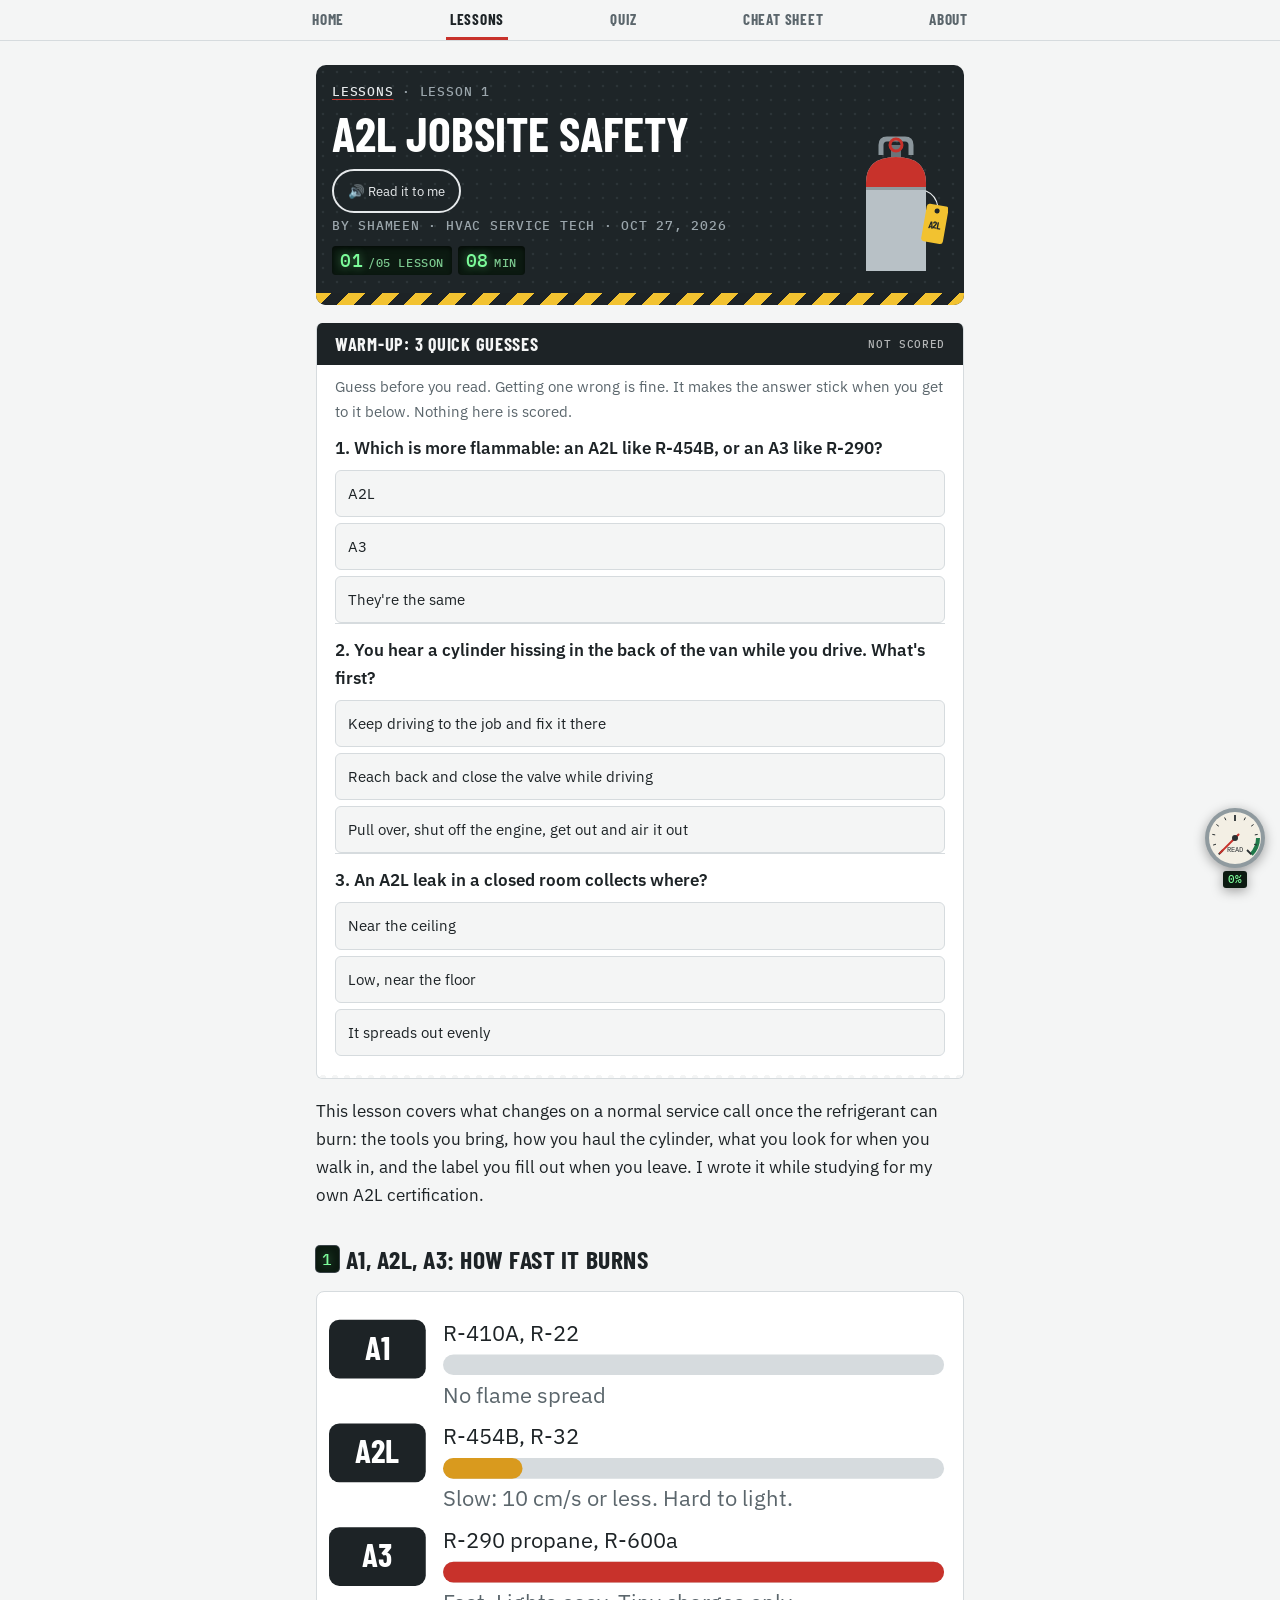
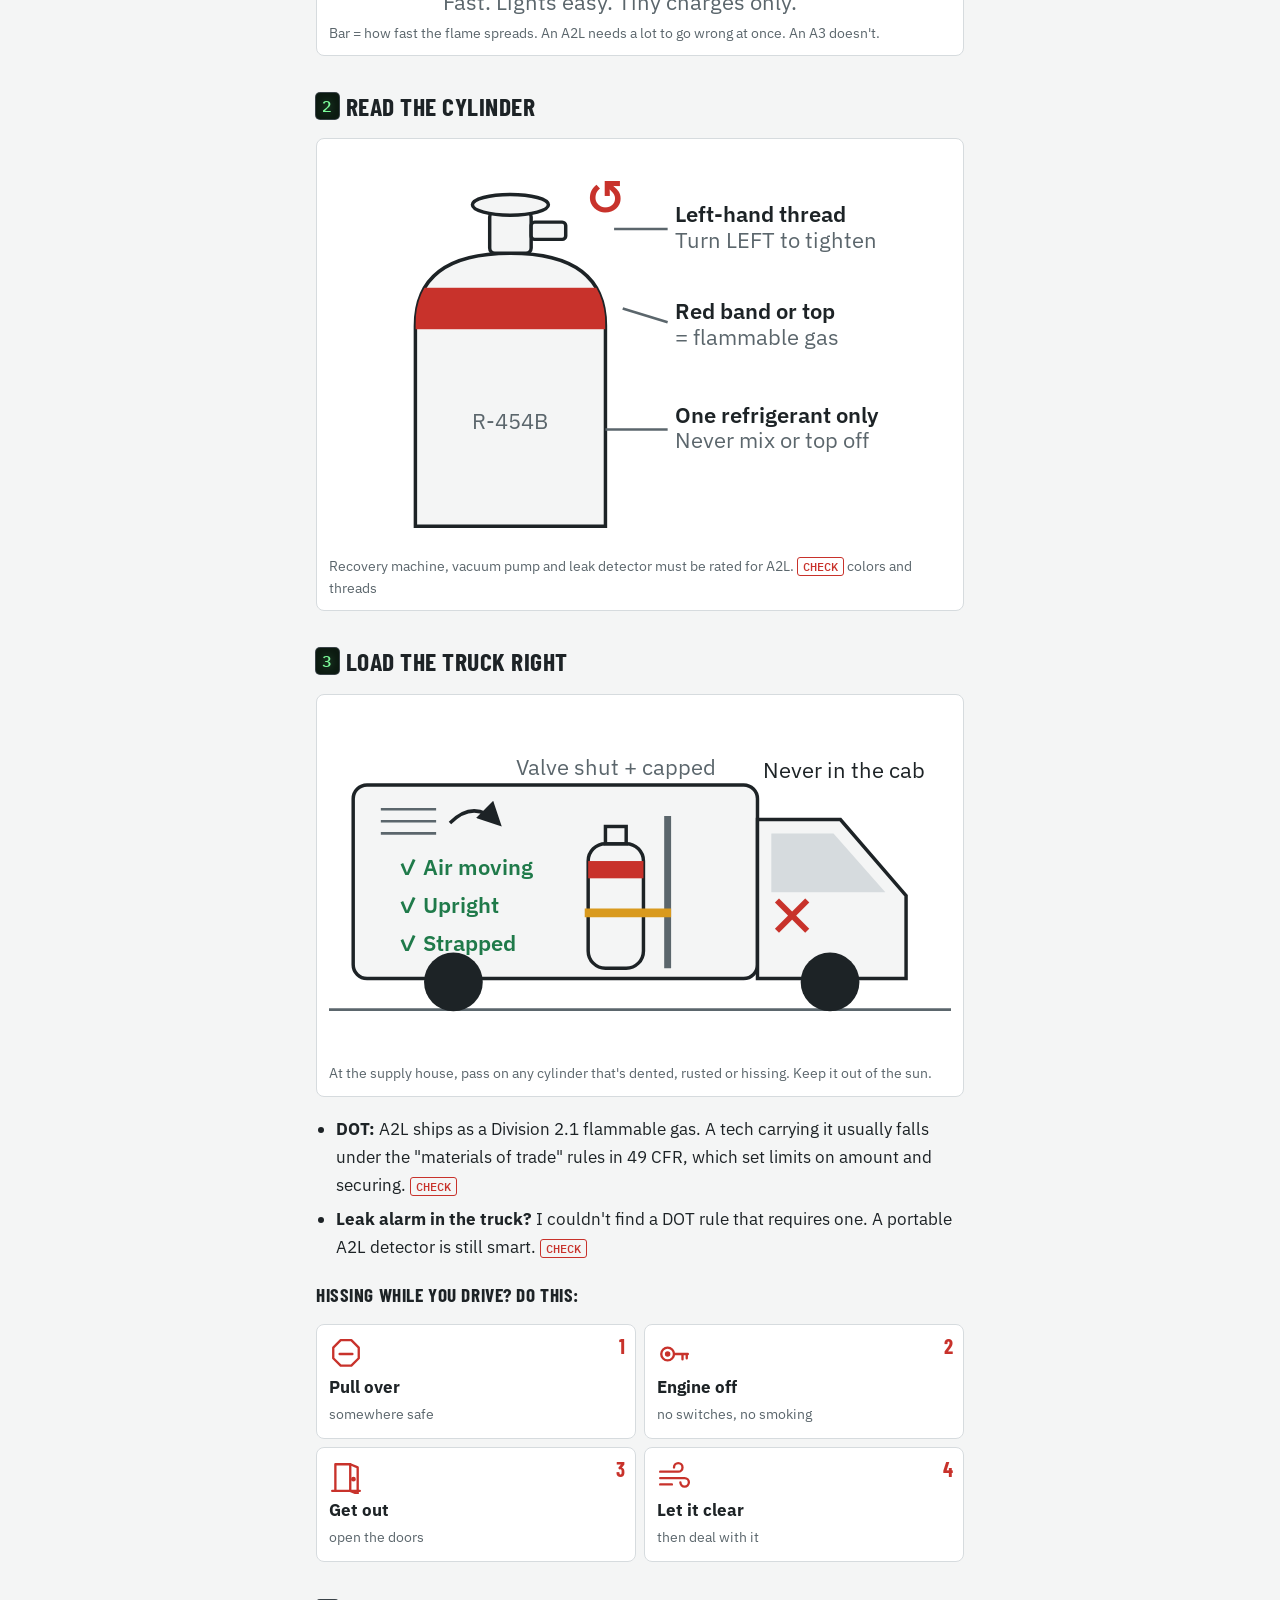
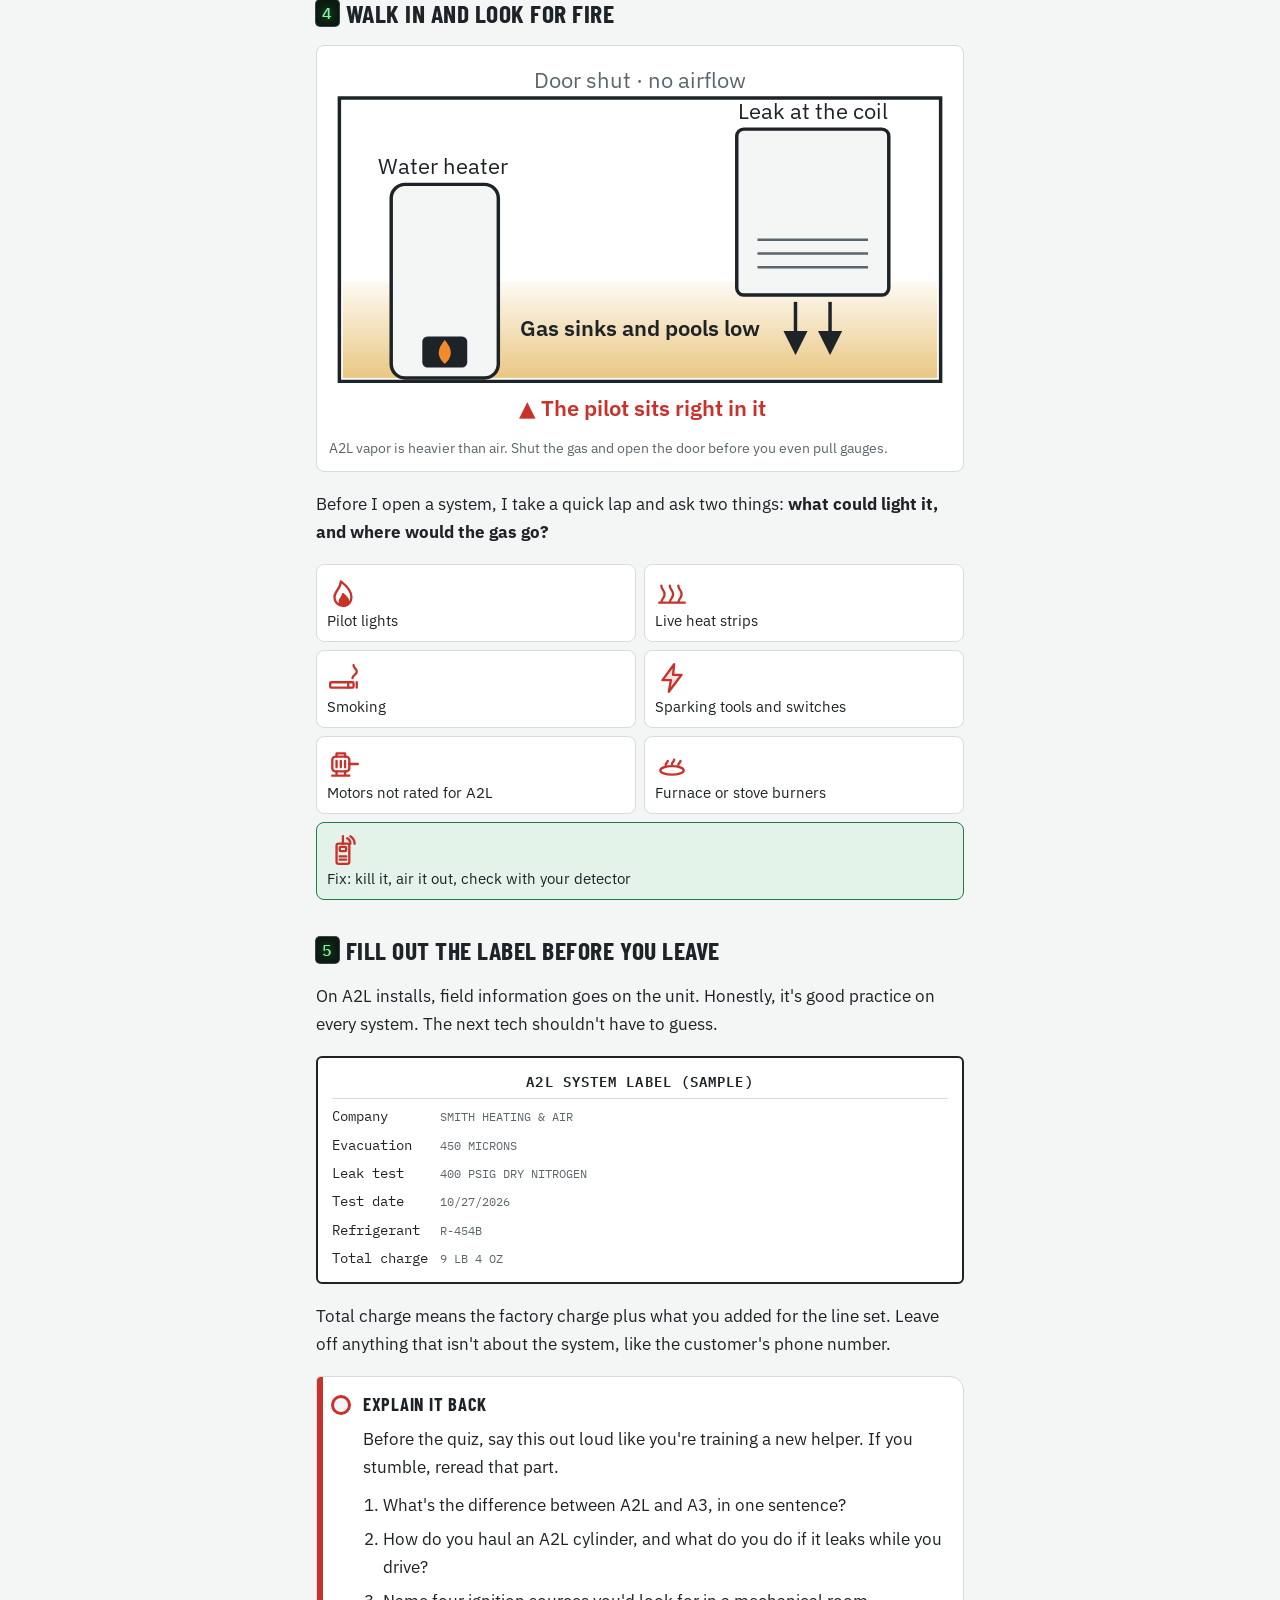
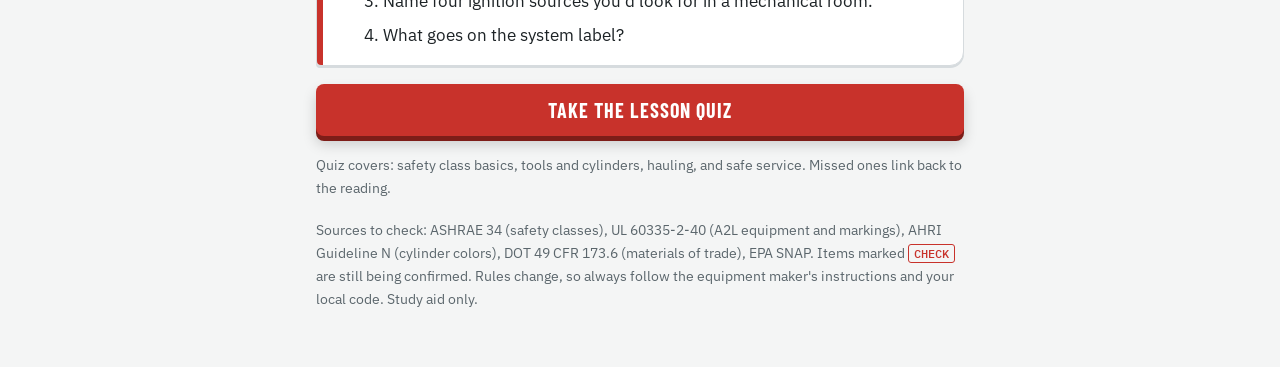
<file: lessons/a2l-jobsite-safety/index.html>
<!doctype html>
<html lang="en">
<head>
<meta charset="utf-8">
<meta name="viewport" content="width=device-width, initial-scale=1, viewport-fit=cover">
<title>A2L Jobsite Safety Lesson</title>
<meta name="description" content="Lesson 1 for HVAC techs: A2L tools and cylinders, hauling refrigerant in the truck, spotting ignition hazards on the job, and filling out the A2L system label. With a warm-up and quiz.">
<link rel="stylesheet" href="https://fonts.googleapis.com/css2?family=Barlow+Condensed:wght@600;700&family=IBM+Plex+Sans:ital,wght@0,400;0,600;1,400&family=IBM+Plex+Mono:wght@500&display=swap">
<script type="application/ld+json">
{"@context":"https://schema.org","@type":"LearningResource","name":"A2L Jobsite Safety: Tools, Hauling, Hazards and Labels","author":{"@type":"Person","name":"Shameen","jobTitle":"HVAC service technician"},"dateModified":"2026-10-27","educationalLevel":"Trade","learningResourceType":"Lesson","about":["A2L refrigerant","R-454B","R-32","refrigerant cylinder transport","A2L system label"]}
</script>
<style>
/* Same look as the guide: one reading column, red A2L cylinder band as the only accent */
:root{
  --bg:#f4f5f5; --paper:#ffffff; --fg:#1d2326; --muted:#5b666c; --line:#d6dbde; --band:#c8322b; --tint:#fbecea; --good:#1f7a4a; --goodtint:#e3f3ea; --amber:#d99a1e;
  --display:"Barlow Condensed","Arial Narrow",sans-serif; --body:"IBM Plex Sans",system-ui,sans-serif; --mono:"IBM Plex Mono",ui-monospace,monospace;
}
@media (prefers-color-scheme:dark){:root:not([data-theme="light"]){--bg:#15191b;--paper:#1c2225;--fg:#e6e9eb;--muted:#9ba6ac;--line:#323b40;--band:#e2564e;--tint:#33201f;--good:#5fcf8f;--goodtint:#183026;--amber:#e8b04a;color-scheme:dark}}
:root[data-theme="dark"]{--bg:#15191b;--paper:#1c2225;--fg:#e6e9eb;--muted:#9ba6ac;--line:#323b40;--band:#e2564e;--tint:#33201f;--good:#5fcf8f;--goodtint:#183026;--amber:#e8b04a;color-scheme:dark}
*{box-sizing:border-box}
body{background:var(--bg);color:var(--fg);font:17px/1.65 var(--body);margin:0}
article{max-width:680px;margin:0 auto;padding-block:24px 56px;padding-left:max(16px,env(safe-area-inset-left,0px));padding-right:max(16px,env(safe-area-inset-right,0px));display:flex;flex-direction:column;gap:18px}
.band{height:10px;background:var(--band);border-radius:3px}
.crumb{font:500 .8rem var(--mono);text-transform:uppercase;letter-spacing:.06em;color:var(--muted)}
h1{font:700 clamp(2.2rem,8vw,3.2rem)/.98 var(--display);text-transform:uppercase;margin:0;text-wrap:balance}
h2{font:700 1.6rem/1.1 var(--display);text-transform:uppercase;letter-spacing:.02em;margin:18px 0 0;text-wrap:balance}
h2 .n{color:var(--band);margin-right:.25em}
p,ul,ol{margin:0}
ul,ol{padding-left:1.2em;display:flex;flex-direction:column;gap:6px}
.by{font:500 .8rem var(--mono);color:var(--muted);text-transform:uppercase;letter-spacing:.06em}
.box{background:var(--paper);border:1px solid var(--line);border-radius:6px;padding:16px 18px;display:flex;flex-direction:column;gap:10px}
.box.top{border-top:4px solid var(--band)}
.box strong.h{font:700 1.15rem var(--display);text-transform:uppercase;letter-spacing:.04em}
.tip{background:var(--tint);border-radius:6px;padding:12px 16px}
.story{border-left:4px solid var(--band);padding:4px 0 4px 14px;font-style:italic}
.check{font:500 .72rem var(--mono);color:var(--band);border:1px solid var(--band);padding:1px 5px;border-radius:3px;white-space:nowrap;font-style:normal}
a{color:var(--fg);text-decoration-color:var(--band);text-underline-offset:3px}
a:focus-visible,button:focus-visible{outline:3px solid var(--band);outline-offset:2px}
/* warm-up */
.wq{display:flex;flex-direction:column;gap:8px;border-top:1px solid var(--line);padding-top:12px}
.wq:first-of-type{border-top:0;padding-top:0}
.wq p.q{font-weight:600}
.opts{display:flex;flex-direction:column;gap:6px}
.opt{font:inherit;font-size:.95rem;text-align:left;color:var(--fg);background:var(--bg);border:1px solid var(--line);border-radius:6px;padding:10px 12px;cursor:pointer;min-height:44px}
.opt:disabled{cursor:default}
.opt.right{background:var(--goodtint);border-color:var(--good)}
.opt.wrong{background:var(--tint);border-color:var(--band)}
.why{font-size:.92rem;color:var(--muted)}
.why b{color:var(--fg)}
/* label sample */
.label{font-family:var(--mono);font-size:.85rem;border:2px solid var(--fg);border-radius:6px;padding:12px 14px;background:var(--paper);display:grid;grid-template-columns:auto 1fr;gap:6px 12px}
.label .t{grid-column:1/-1;text-align:center;font-weight:600;letter-spacing:.08em;border-bottom:1px solid var(--line);padding-bottom:6px}
.label span:nth-child(odd):not(.t){color:var(--muted);text-transform:uppercase;font-size:.75rem;padding-top:2px}
.go{display:block;text-align:center;background:var(--band);color:#fff;font:700 1.25rem var(--display);text-transform:uppercase;letter-spacing:.05em;text-decoration:none;border-radius:8px;padding:14px}
.go:hover{filter:brightness(1.08)}
.src{font-size:.88rem;color:var(--muted)}
/* figures: inline SVG drawn with the page tokens so they flip with dark mode */
figure{margin:0;background:var(--paper);border:1px solid var(--line);border-radius:8px;padding:14px 12px 12px;display:flex;flex-direction:column;gap:8px}
figure svg{width:100%;height:auto;display:block;font-family:var(--body)}
figcaption{font-size:.9rem;color:var(--muted);line-height:1.5}
svg text{fill:var(--fg)} svg .sm{font-size:12.5px} svg .mut{fill:var(--muted)} svg .ok{fill:var(--good);font-weight:600} svg .red-t{fill:var(--band);font-weight:600}
svg .chip{fill:var(--fg)} svg .chipt{fill:var(--paper);font:700 19px var(--display);text-anchor:middle}
svg .trk{fill:var(--line)} svg .amb{fill:var(--amber)} svg .red{fill:var(--band)}
svg .body{fill:var(--bg);stroke:var(--fg);stroke-width:2} svg .win{fill:var(--line)} svg .tire{fill:var(--fg)}
svg .lead,svg .vent line,svg .coil line{stroke:var(--muted);stroke-width:1.5} svg .rack{stroke:var(--muted);stroke-width:4}
svg .arw{fill:none;stroke:var(--fg);stroke-width:2} svg .fgf{fill:var(--fg)} svg .spin{fill:var(--band);font-size:26px;font-weight:700}
svg .strap{stroke:var(--amber);stroke-width:5} svg .xx{fill:var(--band);font-size:34px;font-weight:700}
svg .room{fill:none;stroke:var(--fg);stroke-width:2} svg .g0{stop-color:var(--amber);stop-opacity:.05} svg .g1{stop-color:var(--amber);stop-opacity:.55}
svg .pilotbox{fill:var(--fg)} svg .flame{fill:#f28a2e}
h3.sub{font:700 1.2rem var(--display);text-transform:uppercase;letter-spacing:.03em;margin:4px 0 0}
.steps{list-style:none;padding:0;display:grid;grid-template-columns:1fr 1fr;gap:8px;counter-reset:s}
.steps li{counter-increment:s;background:var(--paper);border:1px solid var(--line);border-radius:8px;padding:12px;display:flex;flex-direction:column;gap:2px;position:relative}
.steps li::before{content:counter(s);position:absolute;top:8px;right:10px;font:700 1.3rem var(--display);color:var(--band)}
.steps .ic{font-size:1.8rem;line-height:1.2}.steps span:last-child{font-size:.88rem;color:var(--muted)}
.ign{display:grid;grid-template-columns:1fr 1fr;gap:8px}
.ign span{background:var(--paper);border:1px solid var(--line);border-radius:8px;padding:10px;font-size:.92rem;display:flex;flex-direction:column;gap:2px;line-height:1.35}
.ign span:last-child{grid-column:1/-1;background:var(--goodtint);border-color:var(--good)}
.ign i{font-style:normal;font-size:1.5rem}

</style>
<link rel="stylesheet" href="../../assets/nav.css">
<link rel="stylesheet" href="../../assets/motion.css">
<link rel="stylesheet" href="../../assets/jobsite.css">
</head>
<body>
<nav class="site-nav" aria-label="Site"><ul><li><a href="../../">Home</a></li><li><a href="../../lessons/" aria-current="page">Lessons</a></li><li><a href="../../quiz/">Quiz</a></li><li><a href="../../cheat-sheet/">Cheat sheet</a></li><li><a href="../../about/">About</a></li></ul></nav>
<article>
  <header class="lhero"><div class="txt">
    <p class="crumb"><a href="../">Lessons</a> · Lesson 1</p>
    <h1>A2L Jobsite Safety</h1>
    <p class="by">By Shameen · HVAC service tech · Oct 27, 2026</p>
    <div class="lcds"><span class="lcd"><b>01</b>/05 lesson</span><span class="lcd"><b>08</b>min</span></div>
  </div><svg class="lart" viewBox="0 0 104 150" aria-hidden="true">
<path d="M37 30V20q0-6 6-6h18q6 0 6 6v10" fill="none" stroke="#8b969c" stroke-width="5"/>
<rect x="47" y="20" width="10" height="12" fill="#6b7479"/><circle cx="52" cy="20" r="6" fill="none" stroke="#c8322b" stroke-width="3"/>
<path d="M22 146V58q0-26 30-26t30 26v88z" fill="#b8c1c6"/><path d="M22 62v-4q0-26 30-26t30 26v4z" fill="#c8322b"/><rect x="22" y="62" width="60" height="3" fill="#8f999e"/>
<path d="M82 66q10 4 12 16" fill="none" stroke="#e6e9eb" stroke-width="1.2"/>
<g transform="rotate(10 92 98)"><rect x="80" y="80" width="22" height="38" rx="3" fill="#f2c230"/><circle cx="91" cy="86" r="2.5" fill="#1e2528"/><text x="91" y="104" text-anchor="middle" font-family="Barlow Condensed,sans-serif" font-weight="700" font-size="10" style="fill:#1e2528">A2L</text></g>
</svg><div class="hazard" aria-hidden="true"></div></header>

  <div class="box top">
    <strong class="h">Warm-up: 3 quick guesses</strong>
    <p class="why">Guess before you read. Getting one wrong is fine. It makes the answer stick when you get to it below. Nothing here is scored.</p>
    <div id="warm"></div>
  </div>

  <p>This lesson covers what changes on a normal service call once the refrigerant can burn: the tools you bring, how you haul the cylinder, what you look for when you walk in, and the label you fill out when you leave. I wrote it while studying for my own A2L certification.</p>

  <h2><span class="n">1</span>A1, A2L, A3: how fast it burns</h2>
  <figure>
  <svg viewBox="0 0 360 178" role="img" aria-label="Flame speed by safety class. A1 like R-410A: no flame spread. A2L like R-454B and R-32: slow, 10 cm/s or less. A3 like R-290 propane: fast.">
    <g><rect class="chip" x="0" y="8" width="56" height="34" rx="6"/><text class="chipt" x="28" y="31">A1</text>
      <text x="66" y="20" class="sm">R-410A, R-22</text><rect class="trk" x="66" y="28" width="290" height="12" rx="6"/><text x="66" y="56" class="sm mut">No flame spread</text></g>
    <g><rect class="chip" x="0" y="68" width="56" height="34" rx="6"/><text class="chipt" x="28" y="91">A2L</text>
      <text x="66" y="80" class="sm">R-454B, R-32</text><rect class="trk" x="66" y="88" width="290" height="12" rx="6"/><rect class="amb" x="66" y="88" width="46" height="12" rx="6"/><text x="66" y="116" class="sm mut">Slow: 10 cm/s or less. Hard to light.</text></g>
    <g><rect class="chip" x="0" y="128" width="56" height="34" rx="6"/><text class="chipt" x="28" y="151">A3</text>
      <text x="66" y="140" class="sm">R-290 propane, R-600a</text><rect class="trk" x="66" y="148" width="290" height="12" rx="6"/><rect class="red" x="66" y="148" width="290" height="12" rx="6"/><text x="66" y="176" class="sm mut">Fast. Lights easy. Tiny charges only.</text></g>
  </svg>
  <figcaption>Bar = how fast the flame spreads. An A2L needs a lot to go wrong at once. An A3 doesn't.</figcaption>
  </figure>

  <h2><span class="n">2</span>Read the cylinder</h2>
  <figure>
  <svg viewBox="0 0 360 228" role="img" aria-label="A2L cylinder: red band on the shoulder, left-hand thread valve, marked for one refrigerant only.">
    <defs><clipPath id="cyl"><path d="M50,216 V100 Q50,58 105,58 Q160,58 160,100 V216 Z"/></clipPath>
      <marker id="ah" viewBox="0 0 10 10" refX="8" refY="5" markerWidth="7" markerHeight="7" orient="auto-start-reverse"><path d="M0,0 L10,5 L0,10 z" class="fgf"/></marker></defs>
    <path class="body" d="M50,216 V100 Q50,58 105,58 Q160,58 160,100 V216 Z"/>
    <rect class="red" x="40" y="78" width="130" height="24" clip-path="url(#cyl)"/>
    <rect class="body" x="93" y="34" width="24" height="24" rx="3"/>
    <ellipse class="body" cx="105" cy="30" rx="22" ry="6"/>
    <rect class="body" x="117" y="40" width="20" height="10" rx="2"/>
    <text x="148" y="34" class="spin">↺</text>
    <text x="105" y="160" class="sm mut" text-anchor="middle">R-454B</text>
    <line class="lead" x1="165" y1="44" x2="196" y2="44"/><text x="200" y="40" class="sm"><tspan font-weight="600">Left-hand thread</tspan><tspan x="200" dy="15" class="mut">Turn LEFT to tighten</tspan></text>
    <line class="lead" x1="170" y1="90" x2="196" y2="98"/><text x="200" y="96" class="sm"><tspan font-weight="600">Red band or top</tspan><tspan x="200" dy="15" class="mut">= flammable gas</tspan></text>
    <line class="lead" x1="160" y1="160" x2="196" y2="160"/><text x="200" y="156" class="sm"><tspan font-weight="600">One refrigerant only</tspan><tspan x="200" dy="15" class="mut">Never mix or top off</tspan></text>
  </svg>
  <figcaption>Recovery machine, vacuum pump and leak detector must be rated for A2L. <span class="check">CHECK</span> colors and threads</figcaption>
  </figure>

  <h2><span class="n">3</span>Load the truck right</h2>
  <figure>
  <svg viewBox="0 0 360 200" role="img" aria-label="Service van side view. Cylinder upright and strapped in the cargo area with airflow. No cylinder in the cab.">
    <line class="lead" x1="0" y1="174" x2="360" y2="174"/>
    <rect class="body" x="14" y="44" width="234" height="112" rx="8"/>
    <path class="body" d="M248,156 V64 H296 L334,108 V156 Z"/>
    <path class="win" d="M256,72 H292 L322,106 H256 Z"/>
    <circle class="tire" cx="72" cy="158" r="17"/><circle class="tire" cx="290" cy="158" r="17"/>
    <g class="vent"><line x1="30" y1="58" x2="62" y2="58"/><line x1="30" y1="65" x2="62" y2="65"/><line x1="30" y1="72" x2="62" y2="72"/></g>
    <path class="arw" d="M70,66 q14,-14 28,0" marker-end="url(#ah)"/>
    <line class="rack" x1="196" y1="62" x2="196" y2="150"/>
    <rect class="body" x="150" y="78" width="32" height="72" rx="10"/><rect class="red" x="150" y="88" width="32" height="10"/>
    <rect class="body" x="160" y="68" width="12" height="10"/>
    <line class="strap" x1="148" y1="118" x2="198" y2="118"/>
    <text x="268" y="132" class="xx" text-anchor="middle">✕</text>
    <text x="40" y="96" class="sm ok">✓ Air moving</text>
    <text x="40" y="118" class="sm ok">✓ Upright</text>
    <text x="40" y="140" class="sm ok">✓ Strapped</text>
    <text x="298" y="40" class="sm" text-anchor="middle">Never in the cab</text>
    <text x="166" y="38" class="sm mut" text-anchor="middle">Valve shut + capped</text>
  </svg>
  <figcaption>At the supply house, pass on any cylinder that's dented, rusted or hissing. Keep it out of the sun.</figcaption>
  </figure>
  <ul>
    <li><b>DOT:</b> A2L ships as a Division 2.1 flammable gas. A tech carrying it usually falls under the "materials of trade" rules in 49 CFR, which set limits on amount and securing. <span class="check">CHECK</span></li>
    <li><b>Leak alarm in the truck?</b> I couldn't find a DOT rule that requires one. A portable A2L detector is still smart. <span class="check">CHECK</span></li>
  </ul>

  <h3 class="sub">Hissing while you drive? Do this:</h3>
  <ol class="steps">
    <li><span class="ic"><svg class="dicon" viewBox="0 0 32 32" fill="none" stroke="currentColor" stroke-width="2.2" stroke-linecap="round" stroke-linejoin="round" aria-hidden="true"><path d="M11 3h10l7 7v10l-7 7H11l-7-7V10z"/><path d="M10 16h12"/></svg></span><b>Pull over</b><span>somewhere safe</span></li>
    <li><span class="ic"><svg class="dicon" viewBox="0 0 32 32" fill="none" stroke="currentColor" stroke-width="2.2" stroke-linecap="round" stroke-linejoin="round" aria-hidden="true"><circle cx="10" cy="16" r="6"/><path d="M16 16h13M24 16v5M28 16v4"/><circle cx="10" cy="16" r="1.5" fill="currentColor"/></svg></span><b>Engine off</b><span>no switches, no smoking</span></li>
    <li><span class="ic"><svg class="dicon" viewBox="0 0 32 32" fill="none" stroke="currentColor" stroke-width="2.2" stroke-linecap="round" stroke-linejoin="round" aria-hidden="true"><path d="M6 29V4h14v25"/><path d="M20 4l7 3v25l-7-3"/><circle cx="23" cy="18" r="1.2" fill="currentColor"/><path d="M3 29h26"/></svg></span><b>Get out</b><span>open the doors</span></li>
    <li><span class="ic"><svg class="dicon" viewBox="0 0 32 32" fill="none" stroke="currentColor" stroke-width="2.2" stroke-linecap="round" stroke-linejoin="round" aria-hidden="true"><path d="M3 11h17a4 4 0 1 0-4-4M3 17h23a4 4 0 1 1-4 4M3 23h11"/></svg></span><b>Let it clear</b><span>then deal with it</span></li>
  </ol>

  <h2><span class="n">4</span>Walk in and look for fire</h2>
  <figure>
  <svg viewBox="0 0 360 214" role="img" aria-label="Closet cross-section. Refrigerant leaks from the air handler coil, sinks, and pools near the floor where the water heater pilot light sits.">
    <defs><linearGradient id="gas" x1="0" y1="0" x2="0" y2="1"><stop offset="0" class="g0"/><stop offset="1" class="g1"/></linearGradient></defs>
    <rect class="room" x="6" y="22" width="348" height="164"/>
    <rect x="8" y="128" width="344" height="56" fill="url(#gas)"/>
    <rect class="body" x="36" y="72" width="62" height="112" rx="8"/>
    <rect class="pilotbox" x="54" y="160" width="26" height="18" rx="3"/>
    <path class="flame" d="M67,176 q-7,-6 0,-14 q7,8 0,14z"/>
    <rect class="body" x="236" y="40" width="88" height="96" rx="4"/>
    <g class="coil"><line x1="248" y1="104" x2="312" y2="104"/><line x1="248" y1="112" x2="312" y2="112"/><line x1="248" y1="120" x2="312" y2="120"/></g>
    <path class="arw" d="M270,140 v28" marker-end="url(#ah)"/><path class="arw" d="M290,140 v28" marker-end="url(#ah)"/>
    <text x="280" y="34" class="sm" text-anchor="middle">Leak at the coil</text>
    <text x="66" y="66" class="sm" text-anchor="middle">Water heater</text>
    <text x="180" y="160" class="sm" text-anchor="middle" font-weight="600">Gas sinks and pools low</text>
    <text x="110" y="206" class="sm red-t">▲ The pilot sits right in it</text>
    <text x="180" y="16" class="sm mut" text-anchor="middle">Door shut · no airflow</text>
  </svg>
  <figcaption>A2L vapor is heavier than air. Shut the gas and open the door before you even pull gauges.</figcaption>
  </figure>
  <p>Before I open a system, I take a quick lap and ask two things: <b>what could light it, and where would the gas go?</b></p>
  <div class="ign">
    <span><i><svg class="dicon" viewBox="0 0 32 32" fill="none" stroke="currentColor" stroke-width="2.2" stroke-linecap="round" stroke-linejoin="round" aria-hidden="true"><path d="M16 29c-6 0-9-4-9-8 0-6 6-8 6-15 4 3 10 8 10 15 0 4-3 8-7 8z"/><path d="M16 29c-2 0-4-2-4-4 0-3 3-4 3-7 2 2 5 4 5 7 0 2-2 4-4 4z" fill="currentColor"/></svg></i>Pilot lights</span>
    <span><i><svg class="dicon" viewBox="0 0 32 32" fill="none" stroke="currentColor" stroke-width="2.2" stroke-linecap="round" stroke-linejoin="round" aria-hidden="true"><path d="M4 26h24M6 26c0-4 3-4 3-8s-3-4-3-8M14 26c0-4 3-4 3-8s-3-4-3-8M22 26c0-4 3-4 3-8s-3-4-3-8"/></svg></i>Live heat strips</span>
    <span><i><svg class="dicon" viewBox="0 0 32 32" fill="none" stroke="currentColor" stroke-width="2.2" stroke-linecap="round" stroke-linejoin="round" aria-hidden="true"><rect x="3" y="20" width="22" height="5" rx="1"/><path d="M20 20v5M28 20v5M24 16c0-3 4-3 4-6s-3-3-3-6"/></svg></i>Smoking</span>
    <span><i><svg class="dicon" viewBox="0 0 32 32" fill="none" stroke="currentColor" stroke-width="2.2" stroke-linecap="round" stroke-linejoin="round" aria-hidden="true"><path d="M18 3L7 18h8l-2 11 12-16h-8z" fill="currentColor" fill-opacity=".15"/></svg></i>Sparking tools and switches</span>
    <span><i><svg class="dicon" viewBox="0 0 32 32" fill="none" stroke="currentColor" stroke-width="2.2" stroke-linecap="round" stroke-linejoin="round" aria-hidden="true"><rect x="5" y="9" width="16" height="14" rx="3"/><path d="M21 16h8M9 9V6h8v3M5 27h16M9 23v4M17 23v4"/><path d="M9 13v6M13 13v6M17 13v6"/></svg></i>Motors not rated for A2L</span>
    <span><i><svg class="dicon" viewBox="0 0 32 32" fill="none" stroke="currentColor" stroke-width="2.2" stroke-linecap="round" stroke-linejoin="round" aria-hidden="true"><ellipse cx="16" cy="22" rx="11" ry="4"/><path d="M10 17c0-2 2-2 2-4M16 16c0-2 2-2 2-4M22 17c0-2 2-2 2-4"/></svg></i>Furnace or stove burners</span>
    <span><i><svg class="dicon" viewBox="0 0 32 32" fill="none" stroke="currentColor" stroke-width="2.2" stroke-linecap="round" stroke-linejoin="round" aria-hidden="true"><rect x="9" y="10" width="12" height="19" rx="2"/><rect x="12" y="13" width="6" height="4" rx="1"/><path d="M15 10V3M12 22h6M12 25h6"/><path d="M19 5c2 1 3 3 3 5M22 3c3 2 4 4 4 7"/></svg></i>Fix: kill it, air it out, check with your detector</span>
  </div>

  <h2><span class="n">5</span>Fill out the label before you leave</h2>
  <p>On A2L installs, field information goes on the unit. Honestly, it's good practice on every system. The next tech shouldn't have to guess.</p>
  <div class="label" aria-label="Sample A2L system label">
    <span class="t">A2L SYSTEM LABEL (SAMPLE)</span>
    <span>Company</span><span>Smith Heating &amp; Air</span>
    <span>Evacuation</span><span>450 microns</span>
    <span>Leak test</span><span>400 psig dry nitrogen</span>
    <span>Test date</span><span>10/27/2026</span>
    <span>Refrigerant</span><span>R-454B</span>
    <span>Total charge</span><span>9 lb 4 oz</span>
  </div>
  <p>Total charge means the factory charge plus what you added for the line set. Leave off anything that isn't about the system, like the customer's phone number.</p>

  <div class="box tagcard">
    <strong class="h">Explain it back</strong>
    <p>Before the quiz, say this out loud like you're training a new helper. If you stumble, reread that part.</p>
    <ol>
      <li>What's the difference between A2L and A3, in one sentence?</li>
      <li>How do you haul an A2L cylinder, and what do you do if it leaks while you drive?</li>
      <li>Name four ignition sources you'd look for in a mechanical room.</li>
      <li>What goes on the system label?</li>
    </ol>
  </div>

  <a class="go" href="../../quiz/?topics=basics,tools,haul,service">Take the lesson quiz</a>
  <p class="src">Quiz covers: safety class basics, tools and cylinders, hauling, and safe service. Missed ones link back to the reading.</p>

  <p class="src">Sources to check: ASHRAE 34 (safety classes), UL 60335-2-40 (A2L equipment and markings), AHRI Guideline N (cylinder colors), DOT 49 CFR 173.6 (materials of trade), EPA SNAP. Items marked <span class="check">CHECK</span> are still being confirmed. Rules change, so always follow the equipment maker's instructions and your local code. Study aid only.</p>
</article>
<script src="../../assets/jobsite.js" defer></script>

<script>
/* Warm-up: tap to reveal, no score. Answers are covered in sections 1, 3 and 4. */
const W=[
 {q:"Which is more flammable: an A2L like R-454B, or an A3 like R-290?",o:["A2L","A3","They're the same"],a:1,e:"<b>A3.</b> It lights easy and burns fast. A2L is hard to light and the flame is slow. See section 1."},
 {q:"You hear a cylinder hissing in the back of the van while you drive. What's first?",o:["Keep driving to the job and fix it there","Reach back and close the valve while driving","Pull over, shut off the engine, get out and air it out"],a:2,e:"<b>Pull over and get out.</b> The cab and the engine are ignition sources. See section 3."},
 {q:"An A2L leak in a closed room collects where?",o:["Near the ceiling","Low, near the floor","It spreads out evenly"],a:1,e:"<b>Low.</b> A2L vapor is heavier than air, so it pools where pilot lights sit. See section 4."}];
const box=document.getElementById("warm");
box.innerHTML=W.map((w,k)=>`<div class="wq"><p class="q">${k+1}. ${w.q}</p><div class="opts">${w.o.map((o,n)=>`<button class="opt" data-w="${k}" data-n="${n}">${o}</button>`).join("")}</div><p class="why" hidden>${w.e}</p></div>`).join("");
box.addEventListener("click",ev=>{const b=ev.target.closest(".opt");if(!b)return;const w=W[+b.dataset.w],wrap=b.closest(".wq");
 wrap.querySelectorAll(".opt").forEach((el,n)=>{el.disabled=true;if(n===w.a)el.classList.add("right");else if(el===b)el.classList.add("wrong")});
 wrap.querySelector(".why").hidden=false});
</script>
<script src="../../assets/motion.js" defer></script>
<script src="../../assets/readaloud.js" data-read="article" defer></script>
</body>
</html>
</file>
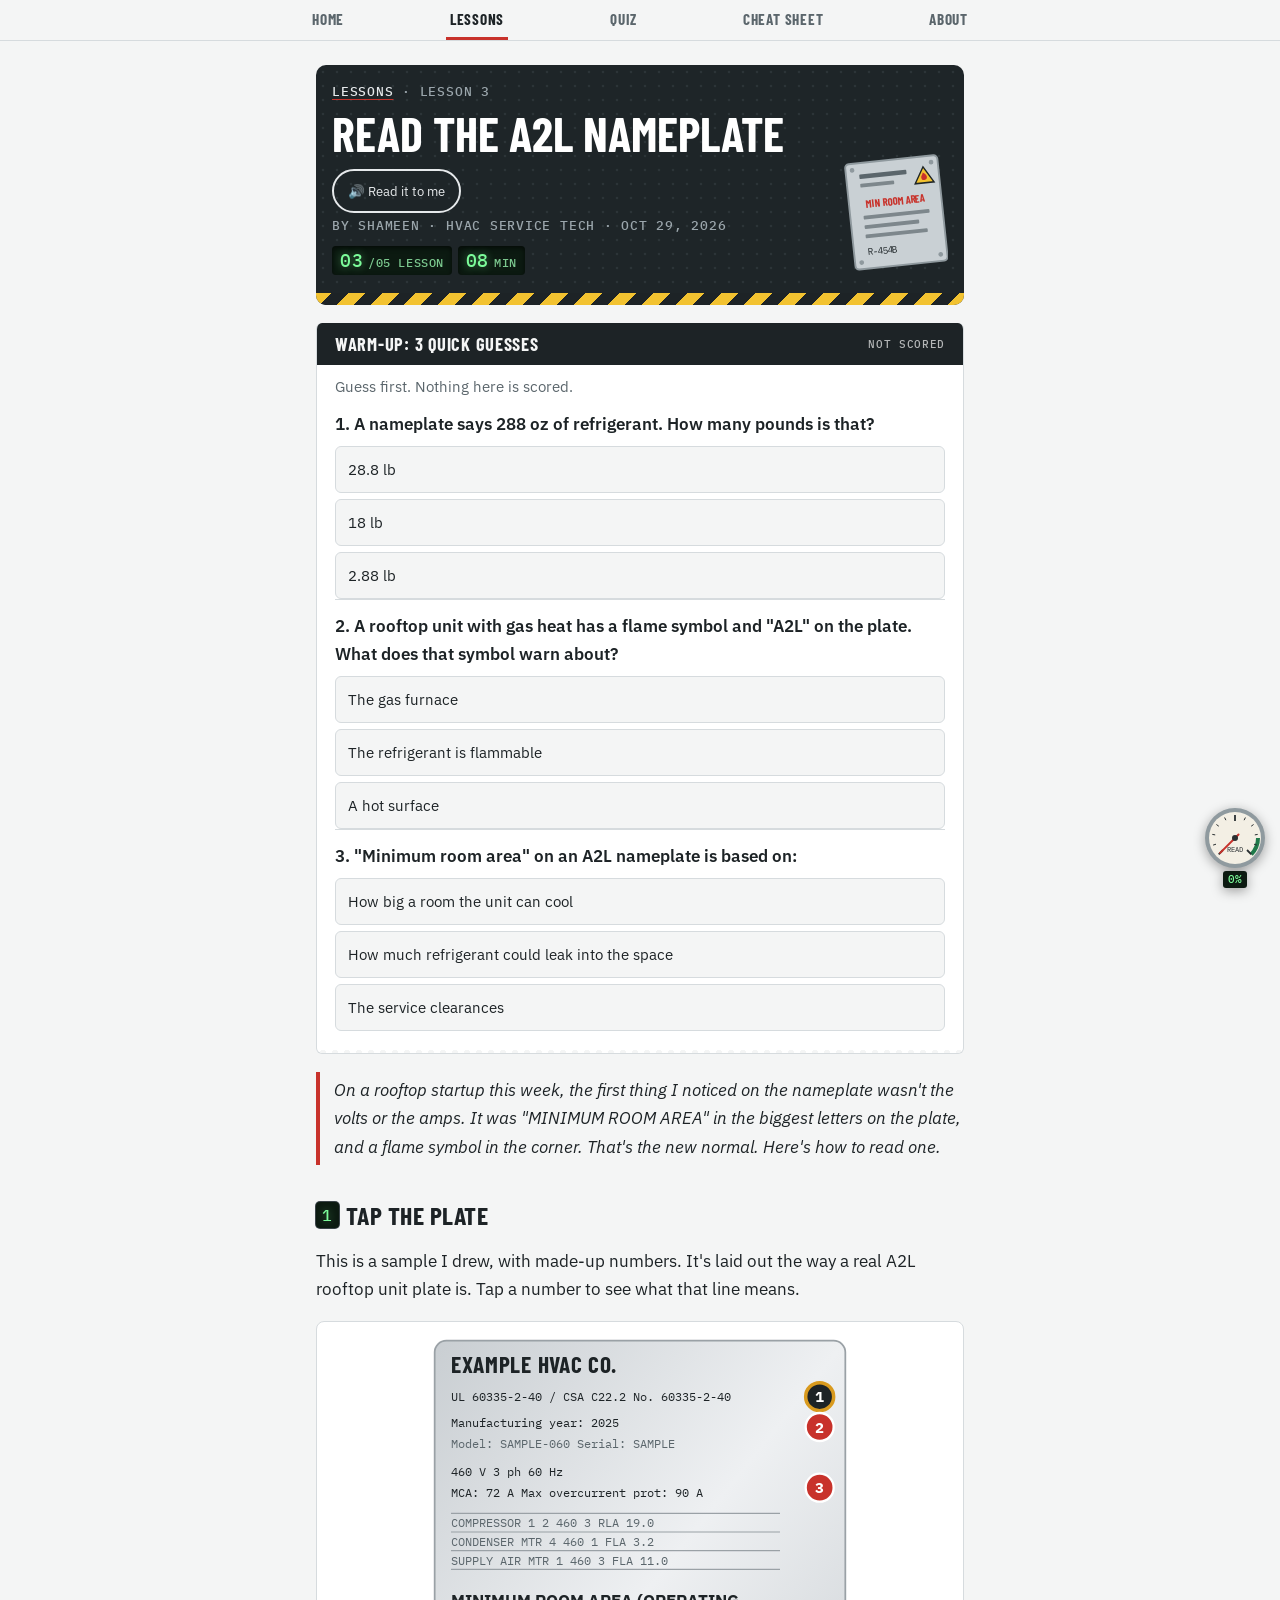
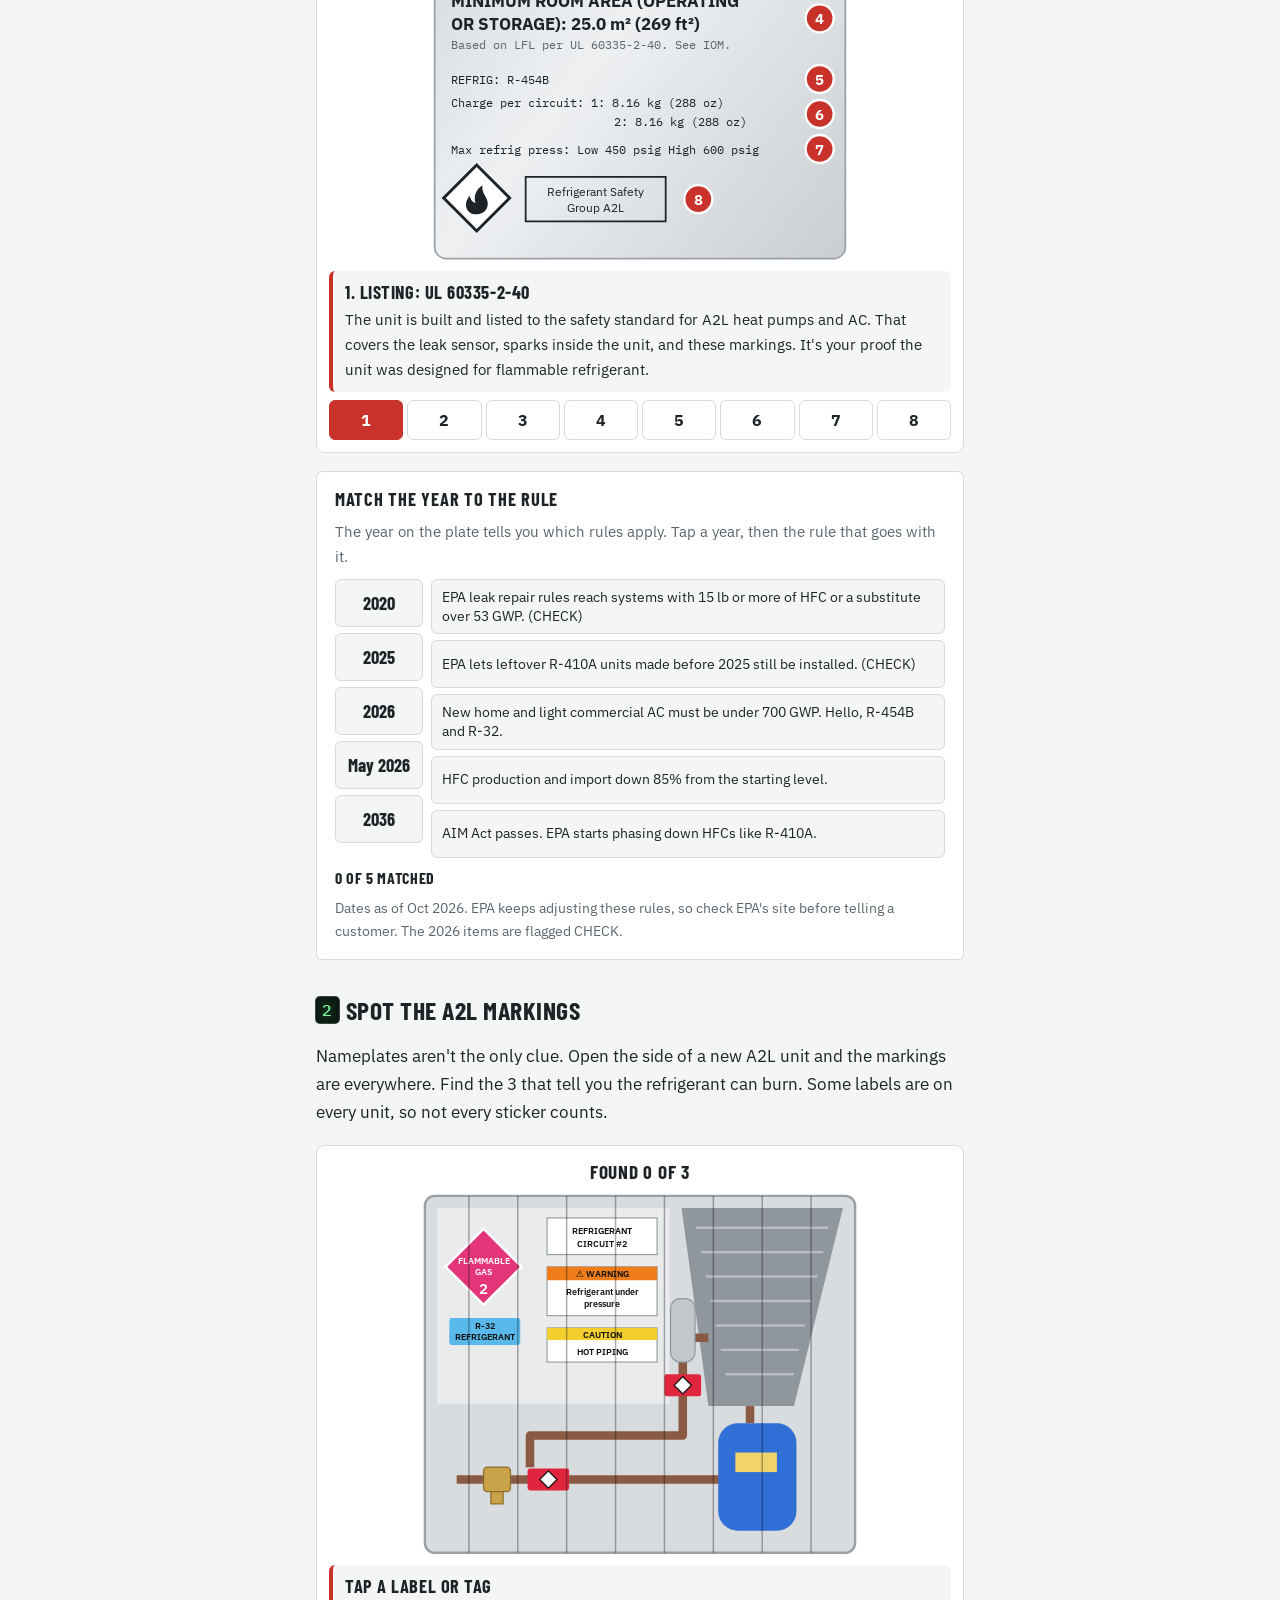
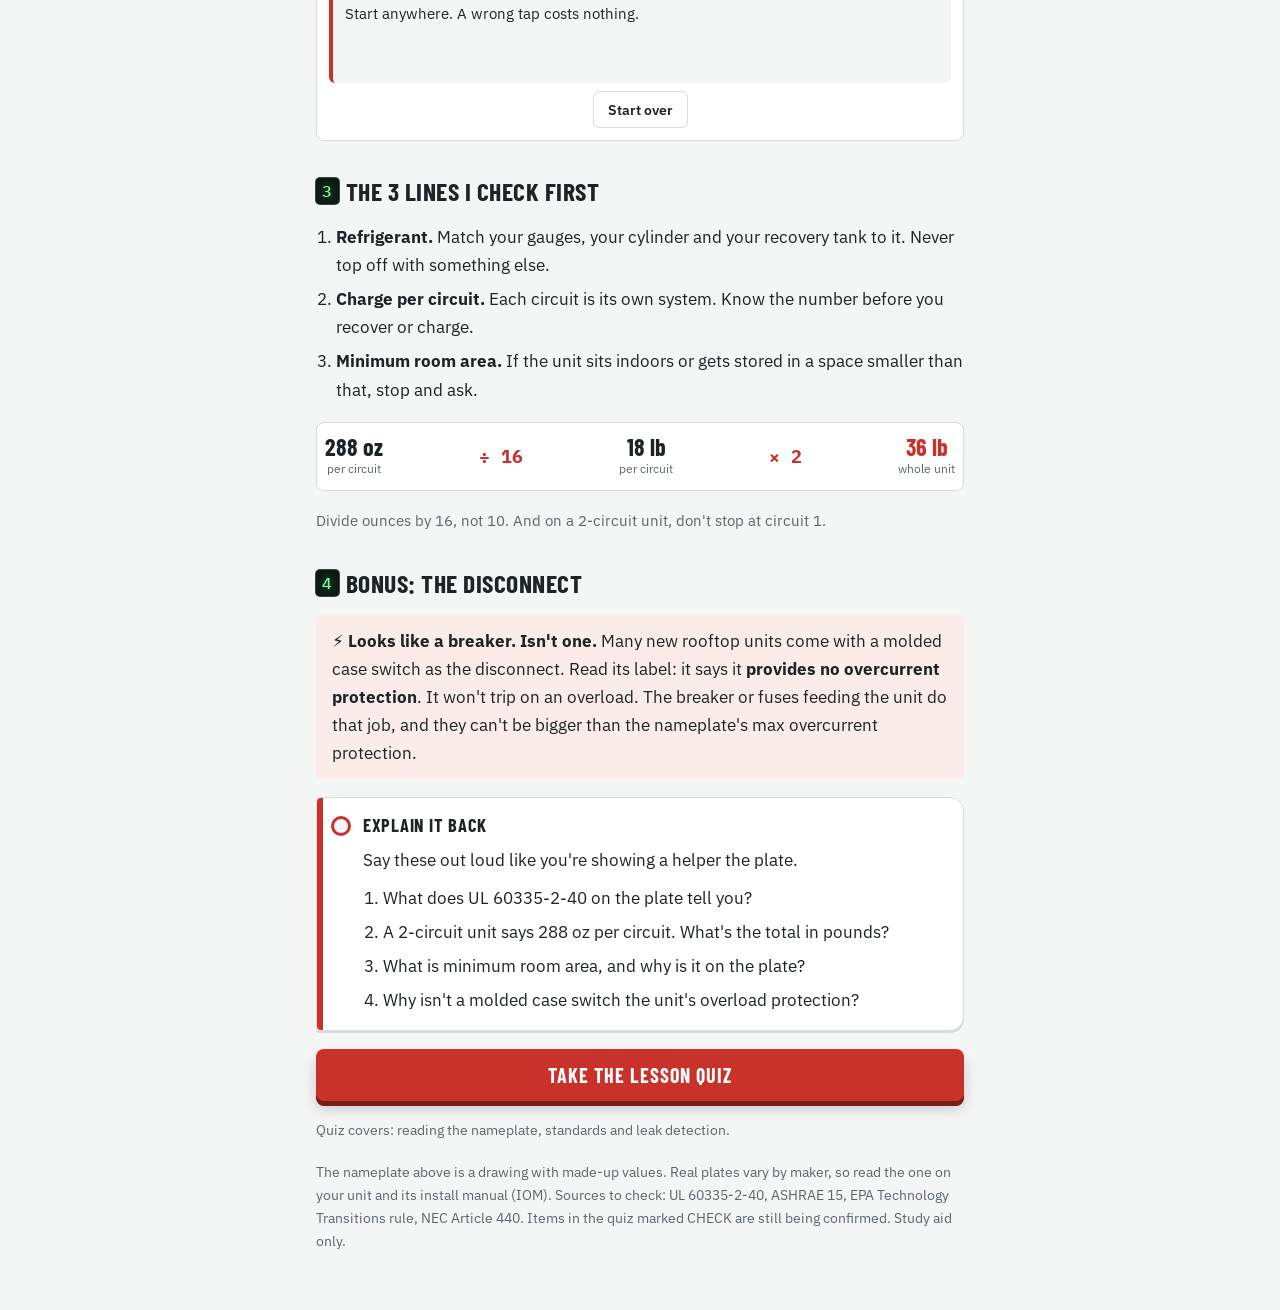
<file: lessons/a2l-nameplate/index.html>
<!doctype html>
<html lang="en">
<head>
<meta charset="utf-8">
<meta name="viewport" content="width=device-width, initial-scale=1, viewport-fit=cover">
<title>Read the A2L Nameplate</title>
<meta name="description" content="Lesson 3 for HVAC techs: how to read the nameplate on an A2L rooftop unit. UL 60335-2-40 listing, R-454B charge per circuit, minimum room area, max pressures and the A2L flame symbol.">
<link rel="stylesheet" href="https://fonts.googleapis.com/css2?family=Barlow+Condensed:wght@600;700&family=IBM+Plex+Sans:ital,wght@0,400;0,600;1,400&family=IBM+Plex+Mono:wght@500&display=swap">
<script type="application/ld+json">
{"@context":"https://schema.org","@type":"LearningResource","name":"Read the A2L Nameplate","author":{"@type":"Person","name":"Shameen","jobTitle":"HVAC service technician"},"dateModified":"2026-10-29","educationalLevel":"Trade","learningResourceType":"Lesson","about":["A2L refrigerant","R-454B","equipment nameplate","minimum room area","UL 60335-2-40"]}
</script>
<style>
/* Same look as the guide: one reading column, red A2L cylinder band as the only accent */
:root{
  --bg:#f4f5f5; --paper:#ffffff; --fg:#1d2326; --muted:#5b666c; --line:#d6dbde; --band:#c8322b; --tint:#fbecea; --good:#1f7a4a; --goodtint:#e3f3ea; --amber:#d99a1e;
  --display:"Barlow Condensed","Arial Narrow",sans-serif; --body:"IBM Plex Sans",system-ui,sans-serif; --mono:"IBM Plex Mono",ui-monospace,monospace;
}
@media (prefers-color-scheme:dark){:root:not([data-theme="light"]){--bg:#15191b;--paper:#1c2225;--fg:#e6e9eb;--muted:#9ba6ac;--line:#323b40;--band:#e2564e;--tint:#33201f;--good:#5fcf8f;--goodtint:#183026;--amber:#e8b04a;color-scheme:dark}}
:root[data-theme="dark"]{--bg:#15191b;--paper:#1c2225;--fg:#e6e9eb;--muted:#9ba6ac;--line:#323b40;--band:#e2564e;--tint:#33201f;--good:#5fcf8f;--goodtint:#183026;--amber:#e8b04a;color-scheme:dark}
*{box-sizing:border-box}
body{background:var(--bg);color:var(--fg);font:17px/1.65 var(--body);margin:0}
article{max-width:680px;margin:0 auto;padding-block:24px 56px;padding-left:max(16px,env(safe-area-inset-left,0px));padding-right:max(16px,env(safe-area-inset-right,0px));display:flex;flex-direction:column;gap:18px}
.band{height:10px;background:var(--band);border-radius:3px}
.crumb{font:500 .8rem var(--mono);text-transform:uppercase;letter-spacing:.06em;color:var(--muted)}
h1{font:700 clamp(2.2rem,8vw,3.2rem)/.98 var(--display);text-transform:uppercase;margin:0;text-wrap:balance}
h2{font:700 1.6rem/1.1 var(--display);text-transform:uppercase;letter-spacing:.02em;margin:18px 0 0;text-wrap:balance}
h2 .n{color:var(--band);margin-right:.25em}
p,ul,ol{margin:0}
ul,ol{padding-left:1.2em;display:flex;flex-direction:column;gap:6px}
.by{font:500 .8rem var(--mono);color:var(--muted);text-transform:uppercase;letter-spacing:.06em}
.box{background:var(--paper);border:1px solid var(--line);border-radius:6px;padding:16px 18px;display:flex;flex-direction:column;gap:10px}
.box.top{border-top:4px solid var(--band)}
.box strong.h{font:700 1.15rem var(--display);text-transform:uppercase;letter-spacing:.04em}
.tip{background:var(--tint);border-radius:6px;padding:12px 16px}
.story{border-left:4px solid var(--band);padding:4px 0 4px 14px;font-style:italic}
.check{font:500 .72rem var(--mono);color:var(--band);border:1px solid var(--band);padding:1px 5px;border-radius:3px;white-space:nowrap;font-style:normal}
a{color:var(--fg);text-decoration-color:var(--band);text-underline-offset:3px}
a:focus-visible,button:focus-visible{outline:3px solid var(--band);outline-offset:2px}
/* warm-up */
.wq{display:flex;flex-direction:column;gap:8px;border-top:1px solid var(--line);padding-top:12px}
.wq:first-of-type{border-top:0;padding-top:0}
.wq p.q{font-weight:600}
.opts{display:flex;flex-direction:column;gap:6px}
.opt{font:inherit;font-size:.95rem;text-align:left;color:var(--fg);background:var(--bg);border:1px solid var(--line);border-radius:6px;padding:10px 12px;cursor:pointer;min-height:44px}
.opt:disabled{cursor:default}
.opt.right{background:var(--goodtint);border-color:var(--good)}
.opt.wrong{background:var(--tint);border-color:var(--band)}
.why{font-size:.92rem;color:var(--muted)}
.why b{color:var(--fg)}
/* label sample */
.label{font-family:var(--mono);font-size:.85rem;border:2px solid var(--fg);border-radius:6px;padding:12px 14px;background:var(--paper);display:grid;grid-template-columns:auto 1fr;gap:6px 12px}
.label .t{grid-column:1/-1;text-align:center;font-weight:600;letter-spacing:.08em;border-bottom:1px solid var(--line);padding-bottom:6px}
.label span:nth-child(odd):not(.t){color:var(--muted);text-transform:uppercase;font-size:.75rem;padding-top:2px}
.go{display:block;text-align:center;background:var(--band);color:#fff;font:700 1.25rem var(--display);text-transform:uppercase;letter-spacing:.05em;text-decoration:none;border-radius:8px;padding:14px}
.go:hover{filter:brightness(1.08)}
.src{font-size:.88rem;color:var(--muted)}
/* figures: inline SVG drawn with the page tokens so they flip with dark mode */
figure{margin:0;background:var(--paper);border:1px solid var(--line);border-radius:8px;padding:14px 12px 12px;display:flex;flex-direction:column;gap:8px}
figure svg{width:100%;height:auto;display:block;font-family:var(--body)}
figcaption{font-size:.9rem;color:var(--muted);line-height:1.5}
svg text{fill:var(--fg)} svg .sm{font-size:12.5px} svg .mut{fill:var(--muted)} svg .ok{fill:var(--good);font-weight:600} svg .red-t{fill:var(--band);font-weight:600}
svg .chip{fill:var(--fg)} svg .chipt{fill:var(--paper);font:700 19px var(--display);text-anchor:middle}
svg .trk{fill:var(--line)} svg .amb{fill:var(--amber)} svg .red{fill:var(--band)}
svg .body{fill:var(--bg);stroke:var(--fg);stroke-width:2} svg .win{fill:var(--line)} svg .tire{fill:var(--fg)}
svg .lead,svg .vent line,svg .coil line{stroke:var(--muted);stroke-width:1.5} svg .rack{stroke:var(--muted);stroke-width:4}
svg .arw{fill:none;stroke:var(--fg);stroke-width:2} svg .fgf{fill:var(--fg)} svg .spin{fill:var(--band);font-size:26px;font-weight:700}
svg .strap{stroke:var(--amber);stroke-width:5} svg .xx{fill:var(--band);font-size:34px;font-weight:700}
svg .room{fill:none;stroke:var(--fg);stroke-width:2} svg .g0{stop-color:var(--amber);stop-opacity:.05} svg .g1{stop-color:var(--amber);stop-opacity:.55}
svg .pilotbox{fill:var(--fg)} svg .flame{fill:#f28a2e}
h3.sub{font:700 1.2rem var(--display);text-transform:uppercase;letter-spacing:.03em;margin:4px 0 0}
.steps{list-style:none;padding:0;display:grid;grid-template-columns:1fr 1fr;gap:8px;counter-reset:s}
.steps li{counter-increment:s;background:var(--paper);border:1px solid var(--line);border-radius:8px;padding:12px;display:flex;flex-direction:column;gap:2px;position:relative}
.steps li::before{content:counter(s);position:absolute;top:8px;right:10px;font:700 1.3rem var(--display);color:var(--band)}
.steps .ic{font-size:1.8rem;line-height:1.2}.steps span:last-child{font-size:.88rem;color:var(--muted)}
.ign{display:grid;grid-template-columns:1fr 1fr;gap:8px}
.ign span{background:var(--paper);border:1px solid var(--line);border-radius:8px;padding:10px;font-size:.92rem;display:flex;flex-direction:column;gap:2px;line-height:1.35}
.ign span:last-child{grid-column:1/-1;background:var(--goodtint);border-color:var(--good)}
.ign i{font-style:normal;font-size:1.5rem}

/* year match */
.ym{display:grid;grid-template-columns:5.2em 1fr;gap:8px}
.ym .col{display:flex;flex-direction:column;gap:6px}
.ym button{font:inherit;font-size:.9rem;text-align:left;color:var(--fg);background:var(--bg);border:1px solid var(--line);border-radius:6px;padding:8px 10px;cursor:pointer;min-height:48px;line-height:1.3}
#ymY button{font:700 1.15rem var(--display);text-align:center}
.ym button.sel{border-color:var(--band);box-shadow:0 0 0 2px var(--band)}
.ym button.miss{background:var(--tint);border-color:var(--band)}
.ym button.done{background:var(--goodtint);border-color:var(--good);cursor:default}
.ymsg{font:700 1rem var(--display);text-transform:uppercase;letter-spacing:.04em}
.ymsg.win{color:var(--good)}
/* spot the markings */
.spot-fig svg{max-width:440px;margin:0 auto}
.count{font:700 1.2rem var(--display);text-transform:uppercase;letter-spacing:.04em;text-align:center}
.count.done{color:var(--good)}
svg .cab{fill:#d9dcde;stroke:#9aa1a6;stroke-width:2} svg .back{fill:#e9ebec}
svg .coil{fill:#8f979c} svg .fins line{stroke:#b9bfc3;stroke-width:2}
svg .pipe{fill:none;stroke:#8a5a44;stroke-width:7;stroke-linejoin:round}
svg .drier{fill:#c3c8cb;stroke:#8f979c} svg .comp{fill:#2f6fd6} svg .complabel{fill:#f1d36b}
svg .brass{fill:#c9a24a;stroke:#8a6d2a}
svg .redtag{fill:#e0263f} svg .wd{fill:#fff;stroke:#111;stroke-width:1}
svg .pink{fill:#e5357a;stroke:#fff;stroke-width:2} svg .blue{fill:#58b9ea}
svg .white{fill:#fff;stroke:#9aa1a6} svg .orange{fill:#ef7d1a} svg .yellow{fill:#f2cf2e}
svg text.lt{font:600 7.5px var(--body);fill:#111} svg text.w{fill:#fff} svg text.b{font-size:12px}
svg .guard line{stroke:#111;stroke-width:1.2;opacity:.35;pointer-events:none}
svg .spot{cursor:pointer;outline:none}
svg .spot:focus-visible>*:first-child{stroke:var(--amber);stroke-width:3}
svg .spot.ok{filter:drop-shadow(0 0 0 #1f7a4a)} svg .spot.ok>*:first-child{stroke:#1f9a5a;stroke-width:3}
svg .spot.no{opacity:.45} svg .spot.ok .pink{stroke:#1f9a5a;stroke-width:4}
.reset{align-self:center;font:600 .9rem var(--body);background:none;border:1px solid var(--line);border-radius:6px;padding:8px 14px;color:var(--fg);cursor:pointer}
/* nameplate */
.plate-fig svg{max-width:420px;margin:0 auto}
svg .m0{stop-color:#c9ced2} svg .m1{stop-color:#eef0f2}
svg .pl{stroke:#9aa1a6;stroke-width:1.5}
svg text.pt{fill:#1d2326;font-family:var(--mono);font-size:10.5px}
svg text.big{font:700 20px var(--display);letter-spacing:.03em}
svg text.huge{font:700 15px var(--body)}
svg text.mu{fill:#5b666c}
svg text.sm{font-size:10px;font-family:var(--body)}
svg .grid line{stroke:#9aa1a6;stroke-width:1}
svg .dia{fill:#fff;stroke:#1d2326;stroke-width:2.5}
svg .flm{fill:#1d2326}
svg .sg{fill:none;stroke:#1d2326;stroke-width:1.5}
svg .hot{cursor:pointer;outline:none}
svg .hot circle{fill:var(--band);stroke:#fff;stroke-width:2}
svg .hot text{fill:#fff;font:700 13px var(--body);text-anchor:middle;pointer-events:none}
svg .hot.on circle{fill:#1d2326;stroke:var(--amber);stroke-width:3}
svg .hot:focus-visible circle{stroke:var(--amber);stroke-width:4}
.call{background:var(--bg);border-left:4px solid var(--band);border-radius:6px;padding:10px 12px;min-height:118px;display:flex;flex-direction:column;gap:4px;font-size:.95rem}
.call b{font:700 1.15rem var(--display);text-transform:uppercase;letter-spacing:.03em}
.pick{display:grid;grid-template-columns:repeat(8,1fr);gap:4px}
.pick button{font:700 1rem var(--body);min-height:40px;border-radius:6px;border:1px solid var(--line);background:var(--paper);color:var(--fg);cursor:pointer}
.pick button[aria-pressed="true"]{background:var(--band);border-color:var(--band);color:#fff}
.three{display:flex;flex-direction:column;gap:6px}
.math{display:flex;align-items:center;justify-content:space-between;gap:4px;background:var(--paper);border:1px solid var(--line);border-radius:8px;padding:12px 8px;text-align:center}
.math div{display:flex;flex-direction:column}.math b{font:700 1.5rem/1 var(--display)}.math span{font-size:.72rem;color:var(--muted)}
.math i{font:700 1.1rem var(--mono);font-style:normal;color:var(--band)}
.math .tot b{color:var(--band)}
</style>
<link rel="stylesheet" href="../../assets/nav.css">
<link rel="stylesheet" href="../../assets/motion.css">
<link rel="stylesheet" href="../../assets/jobsite.css">
</head>
<body>
<nav class="site-nav" aria-label="Site"><ul><li><a href="../../">Home</a></li><li><a href="../../lessons/" aria-current="page">Lessons</a></li><li><a href="../../quiz/">Quiz</a></li><li><a href="../../cheat-sheet/">Cheat sheet</a></li><li><a href="../../about/">About</a></li></ul></nav>
<article>
  <header class="lhero"><div class="txt">
    <p class="crumb"><a href="../">Lessons</a> · Lesson 3</p>
    <h1>Read the A2L Nameplate</h1>
    <p class="by">By Shameen · HVAC service tech · Oct 29, 2026</p>
    <div class="lcds"><span class="lcd"><b>03</b>/05 lesson</span><span class="lcd"><b>08</b>min</span></div>
  </div><svg class="lart" viewBox="0 0 110 150" aria-hidden="true"><g transform="rotate(-6 55 80)">
<rect x="6" y="28" width="98" height="112" rx="4" fill="#c9d0d4" stroke="#8f999e" stroke-width="2"/>
<circle cx="13" cy="35" r="2.5" fill="#8f999e"/><circle cx="97" cy="35" r="2.5" fill="#8f999e"/><circle cx="13" cy="133" r="2.5" fill="#8f999e"/><circle cx="97" cy="133" r="2.5" fill="#8f999e"/>
<rect x="20" y="40" width="50" height="5" rx="1" fill="#5b666c"/><rect x="20" y="50" width="36" height="4" rx="1" fill="#7d878c"/>
<path d="M78 56l10-17 10 17z" fill="#f2c230" stroke="#1e2528" stroke-width="1.5"/><path d="M88 53c-2 0-3-1-3-3 0-2 2-3 2-5 2 1 4 3 4 5 0 2-1 3-3 3z" fill="#c8322b"/>
<text x="55" y="76" text-anchor="middle" font-family="Barlow Condensed,sans-serif" font-weight="700" font-size="11.5" style="fill:#c8322b">MIN ROOM AREA</text>
<rect x="20" y="84" width="70" height="4" rx="1" fill="#7d878c"/><rect x="20" y="94" width="58" height="4" rx="1" fill="#7d878c"/><rect x="20" y="104" width="66" height="4" rx="1" fill="#7d878c"/>
<text x="20" y="126" font-family="IBM Plex Mono,monospace" font-size="10" style="fill:#1e2528">R-454B</text></g></svg><div class="hazard" aria-hidden="true"></div></header>

  <div class="box top">
    <strong class="h">Warm-up: 3 quick guesses</strong>
    <p class="why">Guess first. Nothing here is scored.</p>
    <div id="warm"></div>
  </div>

  <p class="story">On a rooftop startup this week, the first thing I noticed on the nameplate wasn't the volts or the amps. It was "MINIMUM ROOM AREA" in the biggest letters on the plate, and a flame symbol in the corner. That's the new normal. Here's how to read one.</p>

  <h2><span class="n">1</span>Tap the plate</h2>
  <p>This is a sample I drew, with made-up numbers. It's laid out the way a real A2L rooftop unit plate is. Tap a number to see what that line means.</p>
  <figure class="plate-fig">
  <svg id="plate" viewBox="0 0 360 452" role="img" aria-label="Sample A2L rooftop unit nameplate with 8 numbered points">
    <defs><linearGradient id="metal" x1="0" y1="0" x2="1" y2="1"><stop offset="0" class="m0"/><stop offset=".5" class="m1"/><stop offset="1" class="m0"/></linearGradient></defs>
    <rect x="4" y="4" width="352" height="444" rx="10" fill="url(#metal)" class="pl"/>
    <text x="18" y="32" class="pt big">EXAMPLE HVAC CO.</text>
    <text x="18" y="56" class="pt">UL 60335-2-40 / CSA C22.2 No. 60335-2-40</text>
    <text x="18" y="78" class="pt">Manufacturing year: 2025</text>
    <text x="18" y="96" class="pt mu">Model: SAMPLE-060   Serial: SAMPLE</text>
    <text x="18" y="120" class="pt">460 V  3 ph  60 Hz</text>
    <text x="18" y="138" class="pt">MCA: 72 A   Max overcurrent prot: 90 A</text>
    <g class="grid"><line x1="18" y1="152" x2="300" y2="152"/><line x1="18" y1="168" x2="300" y2="168"/><line x1="18" y1="184" x2="300" y2="184"/><line x1="18" y1="200" x2="300" y2="200"/></g>
    <text x="18" y="164" class="pt mu">COMPRESSOR 1   2   460  3  RLA 19.0</text>
    <text x="18" y="180" class="pt mu">CONDENSER MTR   4   460  1  FLA 3.2</text>
    <text x="18" y="196" class="pt mu">SUPPLY AIR MTR  1   460  3  FLA 11.0</text>
    <text x="18" y="232" class="pt huge">MINIMUM ROOM AREA (OPERATING</text>
    <text x="18" y="252" class="pt huge">OR STORAGE): 25.0 m² (269 ft²)</text>
    <text x="18" y="268" class="pt mu">Based on LFL per UL 60335-2-40. See IOM.</text>
    <text x="18" y="298" class="pt">REFRIG: R-454B</text>
    <text x="18" y="318" class="pt">Charge per circuit: 1: 8.16 kg (288 oz)</text>
    <text x="158" y="334" class="pt">2: 8.16 kg (288 oz)</text>
    <text x="18" y="358" class="pt">Max refrig press: Low 450 psig  High 600 psig</text>
    <g transform="translate(40,396) rotate(45)"><rect x="-20" y="-20" width="40" height="40" class="dia"/></g>
    <path class="flm" d="M40,410 c-9,0 -12,-9 -6,-16 c1,5 4,6 5,6 c-2,-6 1,-12 6,-15 c-1,6 3,9 4,13 c2,6 -2,12 -9,12z"/>
    <rect x="82" y="378" width="120" height="38" class="sg"/>
    <text x="142" y="394" class="pt sm" text-anchor="middle">Refrigerant Safety</text>
    <text x="142" y="408" class="pt sm" text-anchor="middle">Group A2L</text>
    <g class="hot" data-k="0" tabindex="0" role="button" aria-label="Point 1"><circle cx="334" cy="52" r="12"/><text x="334" y="57">1</text></g>
    <g class="hot" data-k="1" tabindex="0" role="button" aria-label="Point 2"><circle cx="334" cy="78" r="12"/><text x="334" y="83">2</text></g>
    <g class="hot" data-k="2" tabindex="0" role="button" aria-label="Point 3"><circle cx="334" cy="130" r="12"/><text x="334" y="135">3</text></g>
    <g class="hot" data-k="3" tabindex="0" role="button" aria-label="Point 4"><circle cx="334" cy="242" r="12"/><text x="334" y="247">4</text></g>
    <g class="hot" data-k="4" tabindex="0" role="button" aria-label="Point 5"><circle cx="334" cy="294" r="12"/><text x="334" y="299">5</text></g>
    <g class="hot" data-k="5" tabindex="0" role="button" aria-label="Point 6"><circle cx="334" cy="324" r="12"/><text x="334" y="329">6</text></g>
    <g class="hot" data-k="6" tabindex="0" role="button" aria-label="Point 7"><circle cx="334" cy="354" r="12"/><text x="334" y="359">7</text></g>
    <g class="hot" data-k="7" tabindex="0" role="button" aria-label="Point 8"><circle cx="230" cy="397" r="12"/><text x="230" y="402">8</text></g>
  </svg>
  <div class="call" id="call" aria-live="polite"></div>
  <div class="pick" id="pick"></div>
  </figure>

  <div class="box" id="years">
    <strong class="h">Match the year to the rule</strong>
    <p class="why">The year on the plate tells you which rules apply. Tap a year, then the rule that goes with it.</p>
    <div class="ym"><div class="col" id="ymY"></div><div class="col" id="ymR"></div></div>
    <p class="ymsg" id="ymMsg" aria-live="polite">0 of 5 matched</p>
    <p class="src">Dates as of Oct 2026. EPA keeps adjusting these rules, so check EPA's site before telling a customer. The 2026 items are flagged CHECK.</p>
  </div>

  <h2><span class="n">2</span>Spot the A2L markings</h2>
  <p>Nameplates aren't the only clue. Open the side of a new A2L unit and the markings are everywhere. Find the 3 that tell you the refrigerant can burn. Some labels are on every unit, so not every sticker counts.</p>
  <figure class="spot-fig">
  <div class="count" id="spotCount" aria-live="polite">Found 0 of 3</div>
  <svg id="spot" viewBox="0 0 360 300" role="img" aria-label="Drawing of the inside of a two-circuit A2L condensing section, with labels to tap">
    <rect x="4" y="4" width="352" height="292" rx="8" class="cab"/>
    <rect x="14" y="14" width="190" height="160" class="back"/>
    <path class="coil" d="M214,14 H346 L306,176 H236 Z"/>
    <g class="fins"><line x1="226" y1="30" x2="334" y2="30"/><line x1="230" y1="50" x2="330" y2="50"/><line x1="234" y1="70" x2="325" y2="70"/><line x1="238" y1="90" x2="320" y2="90"/><line x1="242" y1="110" x2="315" y2="110"/><line x1="246" y1="130" x2="310" y2="130"/><line x1="250" y1="150" x2="306" y2="150"/></g>
    <path class="pipe" d="M236,120 H215 V88"/><path class="pipe" d="M215,140 V200 H90 V226"/><path class="pipe" d="M30,236 H250"/><path class="pipe" d="M270,176 V190"/>
    <rect x="205" y="88" width="20" height="52" rx="8" class="drier"/>
    <rect x="244" y="190" width="64" height="88" rx="16" class="comp"/>
    <rect x="258" y="214" width="34" height="16" class="complabel"/>
    <rect x="52" y="226" width="22" height="20" rx="3" class="brass"/><rect x="58" y="246" width="10" height="10" class="brass"/>
    <g class="spot" data-id="tag" tabindex="0" role="button" aria-label="Red tag on the pipe by the service valve"><rect x="88" y="227" width="34" height="18" rx="2" class="redtag"/><g transform="translate(105,236) rotate(45)"><rect x="-5" y="-5" width="10" height="10" class="wd"/></g></g>
    <g class="spot" data-id="tag" tabindex="0" role="button" aria-label="Red tag below the filter drier"><rect x="200" y="150" width="30" height="18" rx="2" class="redtag"/><g transform="translate(215,159) rotate(45)"><rect x="-5" y="-5" width="10" height="10" class="wd"/></g></g>
    <g class="spot" data-id="dot" tabindex="0" role="button" aria-label="Pink diamond label"><g transform="translate(52,62) rotate(45)"><rect x="-22" y="-22" width="44" height="44" class="pink"/></g><text x="52" y="60" class="lt w" text-anchor="middle">FLAMMABLE</text><text x="52" y="69" class="lt w" text-anchor="middle">GAS</text><text x="52" y="84" class="lt w b" text-anchor="middle">2</text></g>
    <g class="spot" data-id="ref" tabindex="0" role="button" aria-label="Blue sticker"><rect x="24" y="104" width="58" height="22" rx="2" class="blue"/><text x="53" y="113" class="lt" text-anchor="middle">R-32</text><text x="53" y="122" class="lt" text-anchor="middle">REFRIGERANT</text></g>
    <g class="spot" data-id="circ" tabindex="0" role="button" aria-label="White label"><rect x="104" y="22" width="90" height="30" class="white"/><text x="149" y="35" class="lt" text-anchor="middle">REFRIGERANT</text><text x="149" y="46" class="lt" text-anchor="middle">CIRCUIT #2</text></g>
    <g class="spot" data-id="x-press" tabindex="0" role="button" aria-label="Orange warning label"><rect x="104" y="62" width="90" height="40" class="white"/><rect x="104" y="62" width="90" height="11" class="orange"/><text x="149" y="70.5" class="lt" text-anchor="middle">⚠ WARNING</text><text x="149" y="85" class="lt" text-anchor="middle">Refrigerant under</text><text x="149" y="95" class="lt" text-anchor="middle">pressure</text></g>
    <g class="spot" data-id="x-hot" tabindex="0" role="button" aria-label="Yellow caution label"><rect x="104" y="112" width="90" height="28" class="white"/><rect x="104" y="112" width="90" height="10" class="yellow"/><text x="149" y="120" class="lt" text-anchor="middle">CAUTION</text><text x="149" y="134" class="lt" text-anchor="middle">HOT PIPING</text></g>
    <g class="guard"><line x1="40" y1="4" x2="40" y2="296"/><line x1="80" y1="4" x2="80" y2="296"/><line x1="120" y1="4" x2="120" y2="296"/><line x1="160" y1="4" x2="160" y2="296"/><line x1="200" y1="4" x2="200" y2="296"/><line x1="240" y1="4" x2="240" y2="296"/><line x1="280" y1="4" x2="280" y2="296"/><line x1="320" y1="4" x2="320" y2="296"/></g>
  </svg>
  <div class="call" id="spotMsg" aria-live="polite"><b>Tap a label or tag</b><p>Start anywhere. A wrong tap costs nothing.</p></div>
  <button type="button" class="reset" id="spotReset">Start over</button>
  </figure>

  <h2><span class="n">3</span>The 3 lines I check first</h2>
  <ol class="three">
    <li><b>Refrigerant.</b> Match your gauges, your cylinder and your recovery tank to it. Never top off with something else.</li>
    <li><b>Charge per circuit.</b> Each circuit is its own system. Know the number before you recover or charge.</li>
    <li><b>Minimum room area.</b> If the unit sits indoors or gets stored in a space smaller than that, stop and ask.</li>
  </ol>
  <div class="math" aria-label="Charge math: 288 ounces divided by 16 is 18 pounds per circuit, times 2 circuits is 36 pounds">
    <div><b>288 oz</b><span>per circuit</span></div><i>÷ 16</i>
    <div><b>18 lb</b><span>per circuit</span></div><i>× 2</i>
    <div class="tot"><b>36 lb</b><span>whole unit</span></div>
  </div>
  <p class="why">Divide ounces by 16, not 10. And on a 2-circuit unit, don't stop at circuit 1.</p>

  <h2><span class="n">4</span>Bonus: the disconnect</h2>
  <div class="tip"><b>⚡ Looks like a breaker. Isn't one.</b> Many new rooftop units come with a molded case switch as the disconnect. Read its label: it says it <b>provides no overcurrent protection</b>. It won't trip on an overload. The breaker or fuses feeding the unit do that job, and they can't be bigger than the nameplate's max overcurrent protection.</div>

  <div class="box tagcard">
    <strong class="h">Explain it back</strong>
    <p>Say these out loud like you're showing a helper the plate.</p>
    <ol>
      <li>What does UL 60335-2-40 on the plate tell you?</li>
      <li>A 2-circuit unit says 288 oz per circuit. What's the total in pounds?</li>
      <li>What is minimum room area, and why is it on the plate?</li>
      <li>Why isn't a molded case switch the unit's overload protection?</li>
    </ol>
  </div>

  <a class="go" href="../../quiz/?topics=plate,detect">Take the lesson quiz</a>
  <p class="src">Quiz covers: reading the nameplate, standards and leak detection.</p>
  <p class="src">The nameplate above is a drawing with made-up values. Real plates vary by maker, so read the one on your unit and its install manual (IOM). Sources to check: UL 60335-2-40, ASHRAE 15, EPA Technology Transitions rule, NEC Article 440. Items in the quiz marked CHECK are still being confirmed. Study aid only.</p>
</article>
<script src="../../assets/jobsite.js" defer></script>

<script>
/* Warm-up: tap to reveal, no score. */
const W=[
 {q:"A nameplate says 288 oz of refrigerant. How many pounds is that?",o:["28.8 lb","18 lb","2.88 lb"],a:1,e:"<b>18 lb.</b> 16 ounces to a pound, so 288 ÷ 16 = 18. Dividing by 10 is the common slip."},
 {q:"A rooftop unit with gas heat has a flame symbol and \"A2L\" on the plate. What does that symbol warn about?",o:["The gas furnace","The refrigerant is flammable","A hot surface"],a:1,e:"<b>The refrigerant.</b> The A2L flame symbol is about what's in the circuits, not the furnace. A unit can have both."},
 {q:"\"Minimum room area\" on an A2L nameplate is based on:",o:["How big a room the unit can cool","How much refrigerant could leak into the space","The service clearances"],a:1,e:"<b>The refrigerant.</b> It's figured from the charge and how much A2L in the air can burn (LFL)."}];
const box=document.getElementById("warm");
box.innerHTML=W.map((w,k)=>`<div class="wq"><p class="q">${k+1}. ${w.q}</p><div class="opts">${w.o.map((o,n)=>`<button class="opt" data-w="${k}" data-n="${n}">${o}</button>`).join("")}</div><p class="why" hidden>${w.e}</p></div>`).join("");
box.addEventListener("click",ev=>{const b=ev.target.closest(".opt");if(!b)return;const w=W[+b.dataset.w],wrap=b.closest(".wq");
 wrap.querySelectorAll(".opt").forEach((el,n)=>{el.disabled=true;if(n===w.a)el.classList.add("right");else if(el===b)el.classList.add("wrong")});
 wrap.querySelector(".why").hidden=false});

/* Nameplate hotspots: tap a number on the plate or below it to see that line explained. */
const P=[
 ["Listing: UL 60335-2-40","The unit is built and listed to the safety standard for A2L heat pumps and AC. That covers the leak sensor, sparks inside the unit, and these markings. It's your proof the unit was designed for flammable refrigerant."],
 ["Manufacturing year","Made in 2025 or later and under 700 GWP: that's why it's R-454B, not R-410A. The year also tells you which rules and manual edition apply."],
 ["Electrical: MCA and max overcurrent","MCA sizes the wire. Max overcurrent protection (MOCP) is the biggest breaker or fuse allowed. Check it against what's actually feeding the unit, especially on a disconnect swap."],
 ["Minimum room area","The smallest space the unit can run or be stored in, figured from the charge and the refrigerant's LFL. A rooftop unit outdoors is fine. It matters if the unit ends up indoors, in storage, or serving a small space."],
 ["Refrigerant","R-454B, an A2L. Match your gauges, cylinder, recovery tank and P/T chart to it. Never top off or mix."],
 ["Charge per circuit","Each circuit has its own charge. 288 oz ÷ 16 = 18 lb per circuit. Two circuits = 36 lb for the unit. Weigh it in to the plate after a repair."],
 ["Max refrigerant pressure","The design pressure for each side. When you pressure test with nitrogen, don't go over the rating for the side you're testing. Follow the maker's test pressure."],
 ["A2L flame symbol","Flammable refrigerant inside. Use A2L-rated tools, check for ignition sources, and follow A2L service steps. On a gas-heat unit, the symbol is about the refrigerant, not the furnace."]];
const call=document.getElementById("call"),pick=document.getElementById("pick"),hots=[...document.querySelectorAll("#plate .hot")];
pick.innerHTML=P.map((p,k)=>`<button type="button" data-k="${k}" aria-label="${p[0]}">${k+1}</button>`).join("");
function showP(k){call.innerHTML=`<b>${k+1}. ${P[k][0]}</b><p>${P[k][1]}</p>`;
 hots.forEach(h=>h.classList.toggle("on",+h.dataset.k===k));pick.querySelectorAll("button").forEach(b=>b.setAttribute("aria-pressed",+b.dataset.k===k))}
hots.forEach(h=>{h.addEventListener("click",()=>showP(+h.dataset.k));h.addEventListener("keydown",e=>{if(e.key==="Enter"||e.key===" "){e.preventDefault();showP(+h.dataset.k)}})});
pick.addEventListener("click",e=>{const b=e.target.closest("button");if(b)showP(+b.dataset.k)});
showP(0);

/* Year match: tap a year, then its rule. Years stay in order; rules are shuffled. */
const YM=[["2020","AIM Act passes. EPA starts phasing down HFCs like R-410A."],["2025","New home and light commercial AC must be under 700 GWP. Hello, R-454B and R-32."],["2026","EPA leak repair rules reach systems with 15 lb or more of HFC or a substitute over 53 GWP. (CHECK)"],["May 2026","EPA lets leftover R-410A units made before 2025 still be installed. (CHECK)"],["2036","HFC production and import down 85% from the starting level."]];
const yY=document.getElementById("ymY"),yR=document.getElementById("ymR"),yMsg=document.getElementById("ymMsg");
const order=YM.map((_,k)=>k).sort(()=>Math.random()-.5);
yY.innerHTML=YM.map((m,k)=>`<button type="button" data-k="${k}">${m[0]}</button>`).join("");
yR.innerHTML=order.map(k=>`<button type="button" data-k="${k}">${YM[k][1]}</button>`).join("");
let ySel=null,yDone=0;
yY.addEventListener("click",e=>{const b=e.target.closest("button");if(!b||b.classList.contains("done"))return;
 yY.querySelectorAll("button").forEach(x=>x.classList.toggle("sel",x===b&&ySel!==+b.dataset.k));ySel=ySel===+b.dataset.k?null:+b.dataset.k});
yR.addEventListener("click",e=>{const b=e.target.closest("button");if(!b||b.classList.contains("done"))return;
 if(ySel===null){yMsg.textContent="Tap a year first";return}
 const yb=yY.querySelector(`button[data-k="${ySel}"]`);
 if(+b.dataset.k===ySel){[b,yb].forEach(x=>{x.classList.remove("sel","miss");x.classList.add("done");x.disabled=true});ySel=null;yDone++;
  yMsg.textContent=yDone===YM.length?"All 5 matched ✓ You know your dates":`${yDone} of ${YM.length} matched`;yMsg.classList.toggle("win",yDone===YM.length)}
 else{b.classList.add("miss");yMsg.textContent="Not that one. Try again";setTimeout(()=>b.classList.remove("miss"),600)}});


/* Spot the markings: 3 kinds to find; the other labels are on any unit and don't count. */
const S={tag:["Red flame tags","Red tags with the flame symbol on the piping and service valves. They warn you the circuit holds flammable refrigerant before you braze or open a port. (CHECK: exact rule being confirmed.)"],
 dot:["DOT flammable gas label","The pink diamond is the DOT hazard label for Division 2.1 flammable gas, the same one you see on an A2L cylinder."],
 ref:["Refrigerant sticker","Tells you it's R-32 without hunting for the nameplate. Match your gauges, cylinder and recovery tank to it."],
};
const X={"circ":"Not an A2L marking, but read it anyway. Two circuits means two separate charges. Know which one you're on, and add both for the unit total.","x-press":"Not an A2L marking. Every refrigerant system has a pressure warning, A1 or A2L.","x-hot":"Not an A2L marking. Hot discharge piping is on every unit."};
const found=new Set(),spots=[...document.querySelectorAll("#spot .spot")],msg=document.getElementById("spotMsg"),cnt=document.getElementById("spotCount");
function tapSpot(g){const id=g.dataset.id;
 if(X[id]){g.classList.add("no");msg.innerHTML=`<b>✕ Not this one</b><p>${X[id]}</p>`;return}
 found.add(id);spots.filter(x=>x.dataset.id===id).forEach(x=>x.classList.add("ok"));
 cnt.textContent=found.size===3?"All 3 found ✓":`Found ${found.size} of 3`;cnt.classList.toggle("done",found.size===3);
 msg.innerHTML=`<b>✓ ${S[id][0]}</b><p>${S[id][1]}</p>`+(found.size===3?`<p><b>Nice work.</b> On a real unit, look for these before you open the system.</p>`:"")}
spots.forEach(g=>{g.addEventListener("click",()=>tapSpot(g));g.addEventListener("keydown",e=>{if(e.key==="Enter"||e.key===" "){e.preventDefault();tapSpot(g)}})});
document.getElementById("spotReset").onclick=()=>{found.clear();spots.forEach(g=>g.classList.remove("ok","no"));cnt.textContent="Found 0 of 3";cnt.classList.remove("done");msg.innerHTML="<b>Tap a label or tag</b><p>Start anywhere. A wrong tap costs nothing.</p>"};

</script>
<script src="../../assets/motion.js" defer></script>
<script src="../../assets/readaloud.js" data-read="article" defer></script>
</body>
</html>
</file>
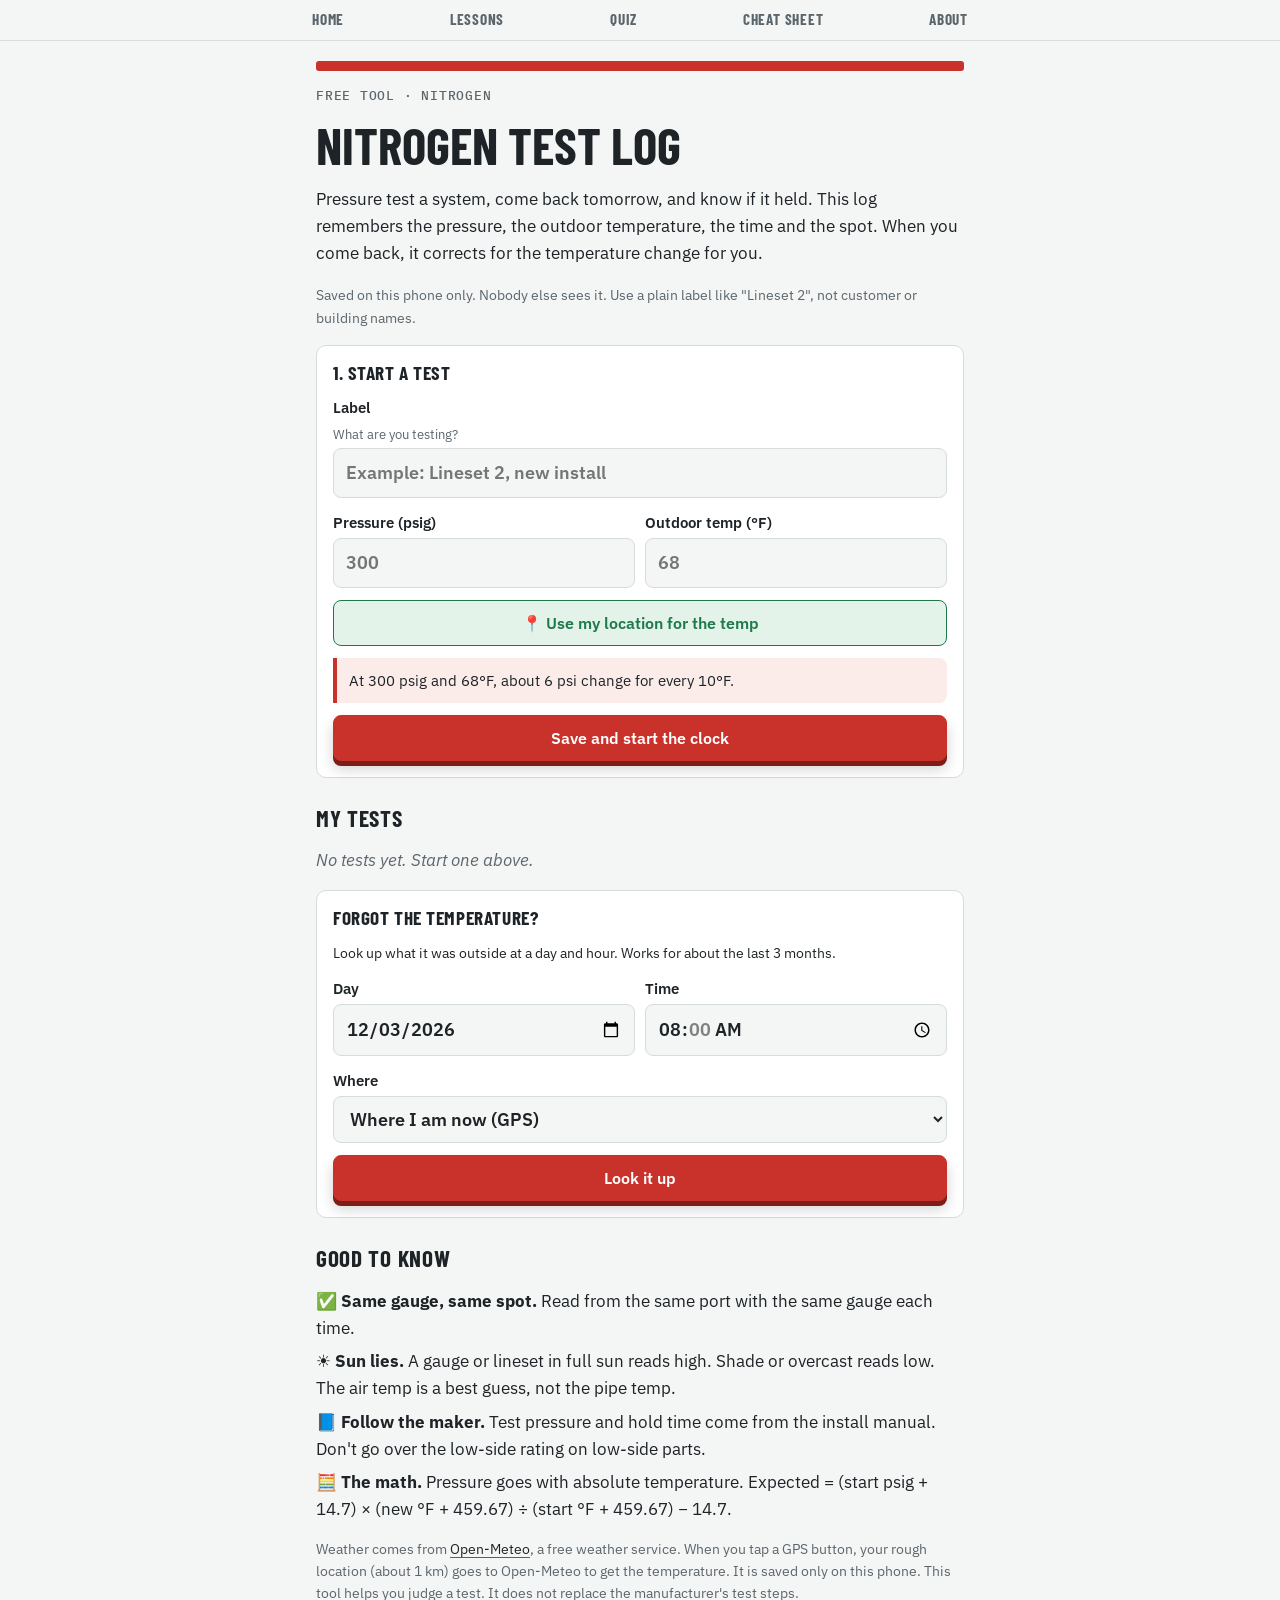
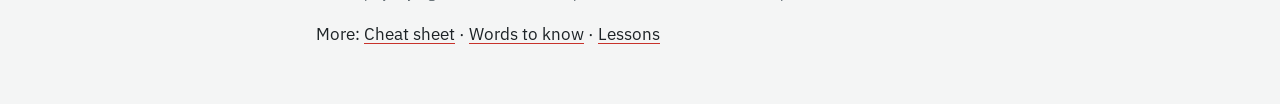
<file: tools/nitrogen/index.html>
<!doctype html>
<html lang="en">
<head>
<meta charset="utf-8">
<meta name="viewport" content="width=device-width, initial-scale=1, viewport-fit=cover">
<title>Nitrogen test log</title>
<meta name="description" content="Free nitrogen pressure test log for HVAC techs. Saves pressure, outdoor temperature, time and location, then tells you if the test held after correcting for temperature.">
<link rel="stylesheet" href="https://fonts.googleapis.com/css2?family=Barlow+Condensed:wght@600;700&family=IBM+Plex+Sans:ital,wght@0,400;0,600;1,400&family=IBM+Plex+Mono:wght@500&display=swap">
<script type="application/ld+json">
{"@context":"https://schema.org","@type":"WebApplication","name":"Nitrogen test log","applicationCategory":"UtilitiesApplication","operatingSystem":"Any","isAccessibleForFree":true,"description":"Log a nitrogen standing pressure test, then check it later with automatic temperature correction and outdoor temperature lookup by location."}
</script>
<style>
:root{
  --bg:#f4f5f5; --paper:#ffffff; --fg:#1d2326; --muted:#5b666c; --line:#d6dbde; --band:#c8322b; --tint:#fbecea; --good:#1f7a4a; --goodtint:#e3f3ea;
  --display:"Barlow Condensed","Arial Narrow",sans-serif; --body:"IBM Plex Sans",system-ui,sans-serif; --mono:"IBM Plex Mono",ui-monospace,monospace;
}
@media (prefers-color-scheme:dark){:root:not([data-theme="light"]){--bg:#15191b;--paper:#1c2225;--fg:#e6e9eb;--muted:#9ba6ac;--line:#323b40;--band:#e2564e;--tint:#33201f;--good:#5fcf8f;--goodtint:#183026;color-scheme:dark}}
:root[data-theme="dark"]{--bg:#15191b;--paper:#1c2225;--fg:#e6e9eb;--muted:#9ba6ac;--line:#323b40;--band:#e2564e;--tint:#33201f;--good:#5fcf8f;--goodtint:#183026;color-scheme:dark}
*{box-sizing:border-box}
body{background:var(--bg);color:var(--fg);font:17px/1.6 var(--body);margin:0}
article{max-width:680px;margin:0 auto;padding-block:20px 56px;padding-left:max(16px,env(safe-area-inset-left,0px));padding-right:max(16px,env(safe-area-inset-right,0px));display:flex;flex-direction:column;gap:16px}
.band{height:10px;background:var(--band);border-radius:3px}
h1{font:700 clamp(2.2rem,8vw,3.2rem)/.98 var(--display);text-transform:uppercase;margin:0;text-wrap:balance}
h2{font:700 1.45rem/1.1 var(--display);text-transform:uppercase;letter-spacing:.03em;margin:12px 0 0}
p,ul{margin:0} ul{padding-left:1.2em;display:flex;flex-direction:column;gap:6px}
a{color:var(--fg);text-decoration-color:var(--band);text-underline-offset:3px}
a:focus-visible{outline:3px solid var(--band);outline-offset:2px}
.by{font:500 .8rem var(--mono);color:var(--muted);text-transform:uppercase;letter-spacing:.06em}
.src{font-size:.86rem;color:var(--muted)}

:root{--amber:#9a5b00;--ambertint:#fdf1dc}
@media (prefers-color-scheme:dark){:root:not([data-theme="light"]){--amber:#f0b45a;--ambertint:#33270f}}
:root[data-theme="dark"]{--amber:#f0b45a;--ambertint:#33270f}
[hidden]{display:none!important}
.lede{font-size:1.05rem}
.box{background:var(--paper);border:1px solid var(--line);border-radius:10px;padding:16px;display:flex;flex-direction:column;gap:12px}
.box h3{font:700 1.2rem/1.1 var(--display);text-transform:uppercase;letter-spacing:.03em;margin:0}
label{display:flex;flex-direction:column;gap:4px;font-weight:600;font-size:.95rem}
label small{font-weight:400;color:var(--muted)}
input,select,textarea{font:inherit;font-size:1.1rem;padding:10px 12px;border:1px solid var(--line);border-radius:8px;background:var(--bg);color:var(--fg);width:100%;min-width:0}
input:focus,select:focus{outline:3px solid var(--band);outline-offset:1px}
.row{display:grid;grid-template-columns:1fr 1fr;gap:10px}
button{font:600 1rem var(--body);padding:12px 14px;border-radius:8px;border:1px solid var(--line);background:var(--bg);color:var(--fg);cursor:pointer;min-height:46px}
button.go{background:var(--band);border-color:var(--band);color:#fff}
button.gps{border-color:var(--good);color:var(--good);background:var(--goodtint)}
button:disabled{opacity:.6;cursor:wait}
.btns{display:flex;flex-wrap:wrap;gap:8px}.btns button{flex:1 1 auto}
.msg{font-size:.9rem;color:var(--muted);margin:0}
.msg.err{color:var(--band)}
.where{font:500 .85rem var(--mono);color:var(--good)}
.thumb{background:var(--tint);border-left:4px solid var(--band);padding:10px 12px;border-radius:0 8px 8px 0;font-size:.95rem}
.test{background:var(--paper);border:1px solid var(--line);border-radius:10px;padding:14px;display:flex;flex-direction:column;gap:10px}
.test header{display:flex;justify-content:space-between;gap:8px;align-items:baseline;flex-wrap:wrap}
.test header b{font:700 1.25rem/1.1 var(--display);text-transform:uppercase;letter-spacing:.02em}
.test header span{font:500 .8rem var(--mono);color:var(--muted)}
.hist{list-style:none;padding:0;margin:0;display:flex;flex-direction:column;gap:6px}
.hist li{font:500 .9rem var(--mono);display:flex;justify-content:space-between;gap:8px;border-bottom:1px dashed var(--line);padding-bottom:4px;flex-wrap:wrap}
.verdict{border-radius:8px;padding:12px;display:flex;flex-direction:column;gap:4px}
.verdict b{font:700 1.3rem/1.1 var(--display);text-transform:uppercase}
.verdict.ok{background:var(--goodtint);color:var(--good)}
.verdict.bad{background:var(--tint);color:var(--band)}
.verdict.warn{background:var(--ambertint);color:var(--amber)}
.verdict span{color:var(--fg);font-size:.95rem}
.nums{display:grid;grid-template-columns:repeat(3,1fr);gap:6px;text-align:center}
.nums div{background:var(--bg);border-radius:6px;padding:6px 4px}
.nums small{display:block;font-size:.72rem;color:var(--muted);text-transform:uppercase;letter-spacing:.04em}
.nums strong{font:700 1.3rem var(--mono)}
details summary{cursor:pointer;font-weight:600}
.small{font-size:.85rem;color:var(--muted)}
.tips{display:flex;flex-direction:column;gap:6px}
.empty{color:var(--muted);font-style:italic}

</style>
<link rel="stylesheet" href="../../assets/nav.css">
<link rel="stylesheet" href="../../assets/motion.css">
</head>
<body>
<nav class="site-nav" aria-label="Site"><ul><li><a href="../../">Home</a></li><li><a href="../../lessons/">Lessons</a></li><li><a href="../../quiz/">Quiz</a></li><li><a href="../../cheat-sheet/">Cheat sheet</a></li><li><a href="../../about/">About</a></li></ul></nav>
<article>
  <div class="band" aria-hidden="true"></div>

  <p class="by">Free tool · Nitrogen</p>
  <h1>Nitrogen test log</h1>
  <p class="lede">Pressure test a system, come back tomorrow, and know if it held. This log remembers the pressure, the outdoor temperature, the time and the spot. When you come back, it corrects for the temperature change for you.</p>
  <p class="msg">Saved on this phone only. Nobody else sees it. Use a plain label like "Lineset 2", not customer or building names.</p>

  <section class="box" id="start">
    <h3>1. Start a test</h3>
    <label>Label <small>What are you testing?</small><input id="sLabel" placeholder="Example: Lineset 2, new install" maxlength="60"></label>
    <div class="row">
      <label>Pressure (psig)<input id="sP" type="number" inputmode="decimal" placeholder="300"></label>
      <label>Outdoor temp (°F)<input id="sT" type="number" inputmode="decimal" placeholder="68"></label>
    </div>
    <button class="gps" id="sGps" type="button">📍 Use my location for the temp</button>
    <p class="where" id="sWhere" hidden></p>
    <p class="msg" id="sMsg" hidden></p>
    <p class="thumb" id="thumb">At 300 psig, about 6 psi change for every 10°F.</p>
    <button class="go" id="sSave" type="button">Save and start the clock</button>
  </section>

  <h2>My tests</h2>
  <div id="list" style="display:flex;flex-direction:column;gap:12px"><p class="empty">No tests yet. Start one above.</p></div>

  <section class="box" id="forgot">
    <h3>Forgot the temperature?</h3>
    <p class="msg" style="color:var(--fg)">Look up what it was outside at a day and hour. Works for about the last 3 months.</p>
    <div class="row">
      <label>Day<input id="fD" type="date"></label>
      <label>Time<input id="fH" type="time" step="3600" value="08:00"></label>
    </div>
    <label>Where<select id="fWhere"><option value="here">Where I am now (GPS)</option></select></label>
    <button class="go" id="fGo" type="button">Look it up</button>
    <p class="msg" id="fOut" hidden></p>
  </section>

  <h2>Good to know</h2>
  <div class="tips">
    <p>✅ <b>Same gauge, same spot.</b> Read from the same port with the same gauge each time.</p>
    <p>☀️ <b>Sun lies.</b> A gauge or lineset in full sun reads high. Shade or overcast reads low. The air temp is a best guess, not the pipe temp.</p>
    <p>📘 <b>Follow the maker.</b> Test pressure and hold time come from the install manual. Don't go over the low-side rating on low-side parts.</p>
    <p>🧮 <b>The math.</b> Pressure goes with absolute temperature. Expected = (start psig + 14.7) × (new °F + 459.67) ÷ (start °F + 459.67) − 14.7.</p>
  </div>
  <p class="small">Weather comes from <a href="https://open-meteo.com/">Open-Meteo</a>, a free weather service. When you tap a GPS button, your rough location (about 1 km) goes to Open-Meteo to get the temperature. It is saved only on this phone. This tool helps you judge a test. It does not replace the manufacturer's test steps.</p>
  <p>More: <a href="../../cheat-sheet/">Cheat sheet</a> · <a href="../../words/">Words to know</a> · <a href="../../lessons/">Lessons</a></p>

</article>
<script>
const KEY="a2l-n2-tests";
const $=id=>document.getElementById(id);
function load(){try{return JSON.parse(localStorage.getItem(KEY))||[]}catch(e){return []}}
function store(a){try{localStorage.setItem(KEY,JSON.stringify(a));return true}catch(e){return false}}
let tests=load(), here=null;
const num=v=>v===""||v==null||isNaN(+v)?null:+v;
const r1=x=>Math.round(x*10)/10;
function expected(p1,t1,t2){return (p1+14.7)*(t2+459.67)/(t1+459.67)-14.7}
function fmt(ts){const d=new Date(ts);return d.toLocaleDateString(undefined,{month:"short",day:"numeric"})+" "+d.toLocaleTimeString(undefined,{hour:"numeric",minute:"2-digit"})}
function ago(ts){const h=(Date.now()-ts)/36e5;return h<1?Math.round(h*60)+" min":h<48?r1(h)+" hours":r1(h/24)+" days"}
function esc(s){return String(s).replace(/[&<>"']/g,c=>({"&":"&amp;","<":"&lt;",">":"&gt;",'"':"&quot;","'":"&#39;"}[c]))}
function gps(){return new Promise((ok,no)=>{if(!navigator.geolocation)return no(new Error("This phone can't share location here."));
  navigator.geolocation.getCurrentPosition(p=>ok({lat:Math.round(p.coords.latitude*100)/100,lon:Math.round(p.coords.longitude*100)/100}),
  e=>no(new Error(e.code===1?"Location is blocked. Allow location for this site, or type the temp.":"Couldn't get a GPS fix. Type the temp instead.")),{enableHighAccuracy:false,timeout:15000,maximumAge:300000})})}
async function tempNow(loc){const u=`https://api.open-meteo.com/v1/forecast?latitude=${loc.lat}&longitude=${loc.lon}&current=temperature_2m&temperature_unit=fahrenheit`;
  const j=await (await fetch(u)).json(); if(j.current==null)throw new Error("no data"); return Math.round(j.current.temperature_2m)}
async function tempAt(loc,ts){const d=new Date(ts),pad=n=>String(n).padStart(2,"0"),day=`${d.getFullYear()}-${pad(d.getMonth()+1)}-${pad(d.getDate())}`;
  const u=`https://api.open-meteo.com/v1/forecast?latitude=${loc.lat}&longitude=${loc.lon}&hourly=temperature_2m&temperature_unit=fahrenheit&timezone=auto&start_date=${day}&end_date=${day}`;
  const j=await (await fetch(u)).json(); if(!j.hourly)throw new Error(j.reason||"no data"); return Math.round(j.hourly.temperature_2m[d.getHours()])}
function say(el,t,err){el.hidden=false;el.textContent=t;el.classList.toggle("err",!!err)}
function mapLink(loc){return `https://www.google.com/maps?q=${loc.lat},${loc.lon}`}

function thumb(){const p=num($("sP").value)??300,t=num($("sT").value)??68;const per=r1(expected(p,t,t+10)-p);
  $("thumb").textContent=`At ${p} psig and ${t}°F, about ${per} psi change for every 10°F.`}
$("sP").oninput=thumb;$("sT").oninput=thumb;

$("sGps").onclick=async()=>{const b=$("sGps");b.disabled=true;say($("sMsg"),"Getting your location…");
  try{here=await gps();$("sWhere").hidden=false;$("sWhere").textContent=`📍 Spot saved (${here.lat}, ${here.lon})`;
    say($("sMsg"),"Getting the outdoor temp…");
    try{const t=await tempNow(here);$("sT").value=t;thumb();say($("sMsg"),`Outdoor temp here now: ${t}°F. You can change it if your thermometer says different.`)}
    catch(e){say($("sMsg"),"Spot saved, but no weather signal. Type the temp, or fill it in later from the saved spot.",true)}}
  catch(e){say($("sMsg"),e.message,true)} b.disabled=false};

$("sSave").onclick=()=>{const p=num($("sP").value),t=num($("sT").value);
  if(p==null){say($("sMsg"),"Enter the starting pressure.",true);return}
  const now=Date.now();
  tests.unshift({id:now,label:$("sLabel").value.trim()||"Test "+(tests.length+1),start:now,loc:here,tol:2,reads:[{ts:now,p,t}]});
  if(!store(tests))say($("sMsg"),"This browser won't save. Try a normal (not private) tab.",true);
  else say($("sMsg"),t==null?"Saved. No temp yet: use \"Fill in temp\" on the test below.":"Saved. Come back later and check it below.");
  $("sLabel").value="";$("sP").value="";$("sT").value="";here=null;$("sWhere").hidden=true;thumb();render()};

function verdict(test){const a=test.reads[0],b=test.reads[test.reads.length-1];
  if(test.reads.length<2)return "";
  if(a.t==null||b.t==null)return `<div class="verdict warn"><b>Need both temps</b><span>Fill in the missing temperature to compare.</span></div>`;
  const exp=expected(a.p,a.t,b.t),diff=b.p-exp,tol=test.tol??2;
  const cls=diff< -tol?"bad":diff>tol?"warn":"ok";
  const head=cls==="ok"?"Holding":cls==="bad"?`Dropped ${r1(-diff)} psi`:"Reading high";
  const why=cls==="ok"?`Within ${tol} psi of what the temperature change explains.`:cls==="bad"?"That's more than the temperature change explains. Look for a leak.":`${r1(diff)} psi higher than expected. Gauge in the sun, different gauge, or a temp guess off?`;
  return `<div class="verdict ${cls}"><b>${head}</b><span>${why}</span></div>
  <div class="nums"><div><small>Expected</small><strong>${r1(exp)}</strong></div><div><small>Actual</small><strong>${b.p}</strong></div><div><small>Difference</small><strong>${diff>0?"+":""}${r1(diff)}</strong></div></div>`}

function notes(test){const a=test.reads[0],b=test.reads[test.reads.length-1];let s=`Nitrogen standing test: ${test.label}. Start ${fmt(a.ts)}: ${a.p} psig at ${a.t??"?"}°F outdoor.`;
  if(test.reads.length>1){s+=` Check ${fmt(b.ts)}: ${b.p} psig at ${b.t??"?"}°F.`;
    if(a.t!=null&&b.t!=null){const e=expected(a.p,a.t,b.t);s+=` Temperature-corrected expected ${r1(e)} psig, difference ${r1(b.p-e)} psi (${ago(a.ts).replace(/^/,"")} hold).`}}
  return s}

function render(){const L=$("list");
  if(!tests.length){L.innerHTML='<p class="empty">No tests yet. Start one above.</p>'}else
  L.innerHTML=tests.map(x=>{const a=x.reads[0],miss=x.reads.some(r=>r.t==null);
    return `<div class="test" data-id="${x.id}">
    <header><b>${esc(x.label)}</b><span>Started ${fmt(x.start)} · ${ago(x.start)} ago</span></header>
    ${x.loc?`<p class="where">📍 <a href="${mapLink(x.loc)}" target="_blank" rel="noopener">Test spot on map</a></p>`:""}
    <ul class="hist">${x.reads.map((r,i)=>`<li><span>${i?"Check":"Start"} ${fmt(r.ts)}</span><span>${r.p} psig · ${r.t==null?"? °F":r.t+"°F"}</span></li>`).join("")}</ul>
    ${miss&&x.loc?`<button class="gps" data-act="fill" type="button">📍 Fill in missing temp from the weather</button>`:""}
    ${verdict(x)}
    <details><summary>Check it now</summary><div style="display:flex;flex-direction:column;gap:10px;margin-top:10px">
      <div class="row"><label>Pressure now (psig)<input data-f="p" type="number" inputmode="decimal"></label>
      <label>Outdoor temp (°F)<input data-f="t" type="number" inputmode="decimal"></label></div>
      <button class="gps" data-act="gpsT" type="button">📍 Get temp ${x.loc?"at the test spot":"where I am"}</button>
      <p class="msg" data-f="m" hidden></p>
      <button class="go" data-act="add" type="button">Save reading and compare</button>
    </div></details>
    <details><summary>More</summary><div style="display:flex;flex-direction:column;gap:10px;margin-top:10px">
      <label>Allowed difference (psi)<input data-f="tol" type="number" inputmode="decimal" value="${x.tol??2}"></label>
      <div class="btns"><button data-act="copy" type="button">Copy for my notes</button><button data-act="del" type="button">Delete test</button></div>
      <p class="msg" data-f="m2" hidden></p>
    </div></details></div>`}).join("");
  const sel=$("fWhere");sel.innerHTML='<option value="here">Where I am now (GPS)</option>'+tests.filter(x=>x.loc).map(x=>`<option value="${x.id}">Spot of: ${esc(x.label)}</option>`).join("")}

$("list").addEventListener("click",async e=>{const b=e.target.closest("button[data-act]");if(!b)return;
  const card=b.closest(".test"),x=tests.find(t=>t.id==card.dataset.id),f=k=>card.querySelector(`[data-f="${k}"]`);
  const act=b.dataset.act;
  if(act==="gpsT"){b.disabled=true;say(f("m"),"Getting the temp…");
    try{const loc=x.loc||await gps();const t=await tempNow(loc);f("t").value=t;say(f("m"),`Outdoor temp now: ${t}°F.`)}catch(err){say(f("m"),err.message.includes("fetch")||err.message==="no data"?"No weather signal. Type the temp.":err.message,true)}
    b.disabled=false}
  if(act==="add"){const p=num(f("p").value),t=num(f("t").value);if(p==null){say(f("m"),"Enter the pressure now.",true);return}
    x.reads.push({ts:Date.now(),p,t});store(tests);render();const c=$("list").querySelector(`[data-id="${x.id}"]`);c&&c.scrollIntoView({block:"nearest"})}
  if(act==="fill"){b.disabled=true;b.textContent="Looking up…";let fails=0;
    for(const r of x.reads)if(r.t==null){try{r.t=await tempAt(x.loc,r.ts)}catch(err){fails++}}
    store(tests);render();if(fails)alert("Couldn't reach the weather service. Try again with signal.")}
  if(act==="copy"){const s=notes(x);try{await navigator.clipboard.writeText(s);say(f("m2"),"Copied. Paste it in your notes.")}catch(err){say(f("m2"),s)}}
  if(act==="del"){if(confirm("Delete this test? This can't be undone.")){tests=tests.filter(t=>t!==x);store(tests);render()}}});
$("list").addEventListener("change",e=>{if(e.target.dataset.f!=="tol")return;const card=e.target.closest(".test"),x=tests.find(t=>t.id==card.dataset.id);
  const v=num(e.target.value);if(v!=null&&v>=0){x.tol=v;store(tests);render()}});

(()=>{const d=new Date(Date.now()-864e5),pad=n=>String(n).padStart(2,"0");$("fD").value=`${d.getFullYear()}-${pad(d.getMonth()+1)}-${pad(d.getDate())}`})();
$("fGo").onclick=async()=>{const b=$("fGo"),o=$("fOut");if(!$("fD").value){say(o,"Pick a day.",true);return}
  const ts=new Date($("fD").value+"T"+($("fH").value||"08:00")).getTime();if(ts>Date.now()){say(o,"Pick a time that already happened.",true);return}
  b.disabled=true;say(o,"Looking it up…");
  try{const w=$("fWhere").value,loc=w==="here"?await gps():tests.find(t=>t.id==w).loc;const t=await tempAt(loc,ts);
    say(o,`It was about ${t}°F outside on ${fmt(ts)}.`)}
  catch(err){say(o,/fetch|data/.test(err.message)?"Couldn't reach the weather service, or that day is too far back.":err.message,true)}
  b.disabled=false};
thumb();render();
</script>
<script src="../../assets/motion.js" defer></script>
</body>
</html>
</file>
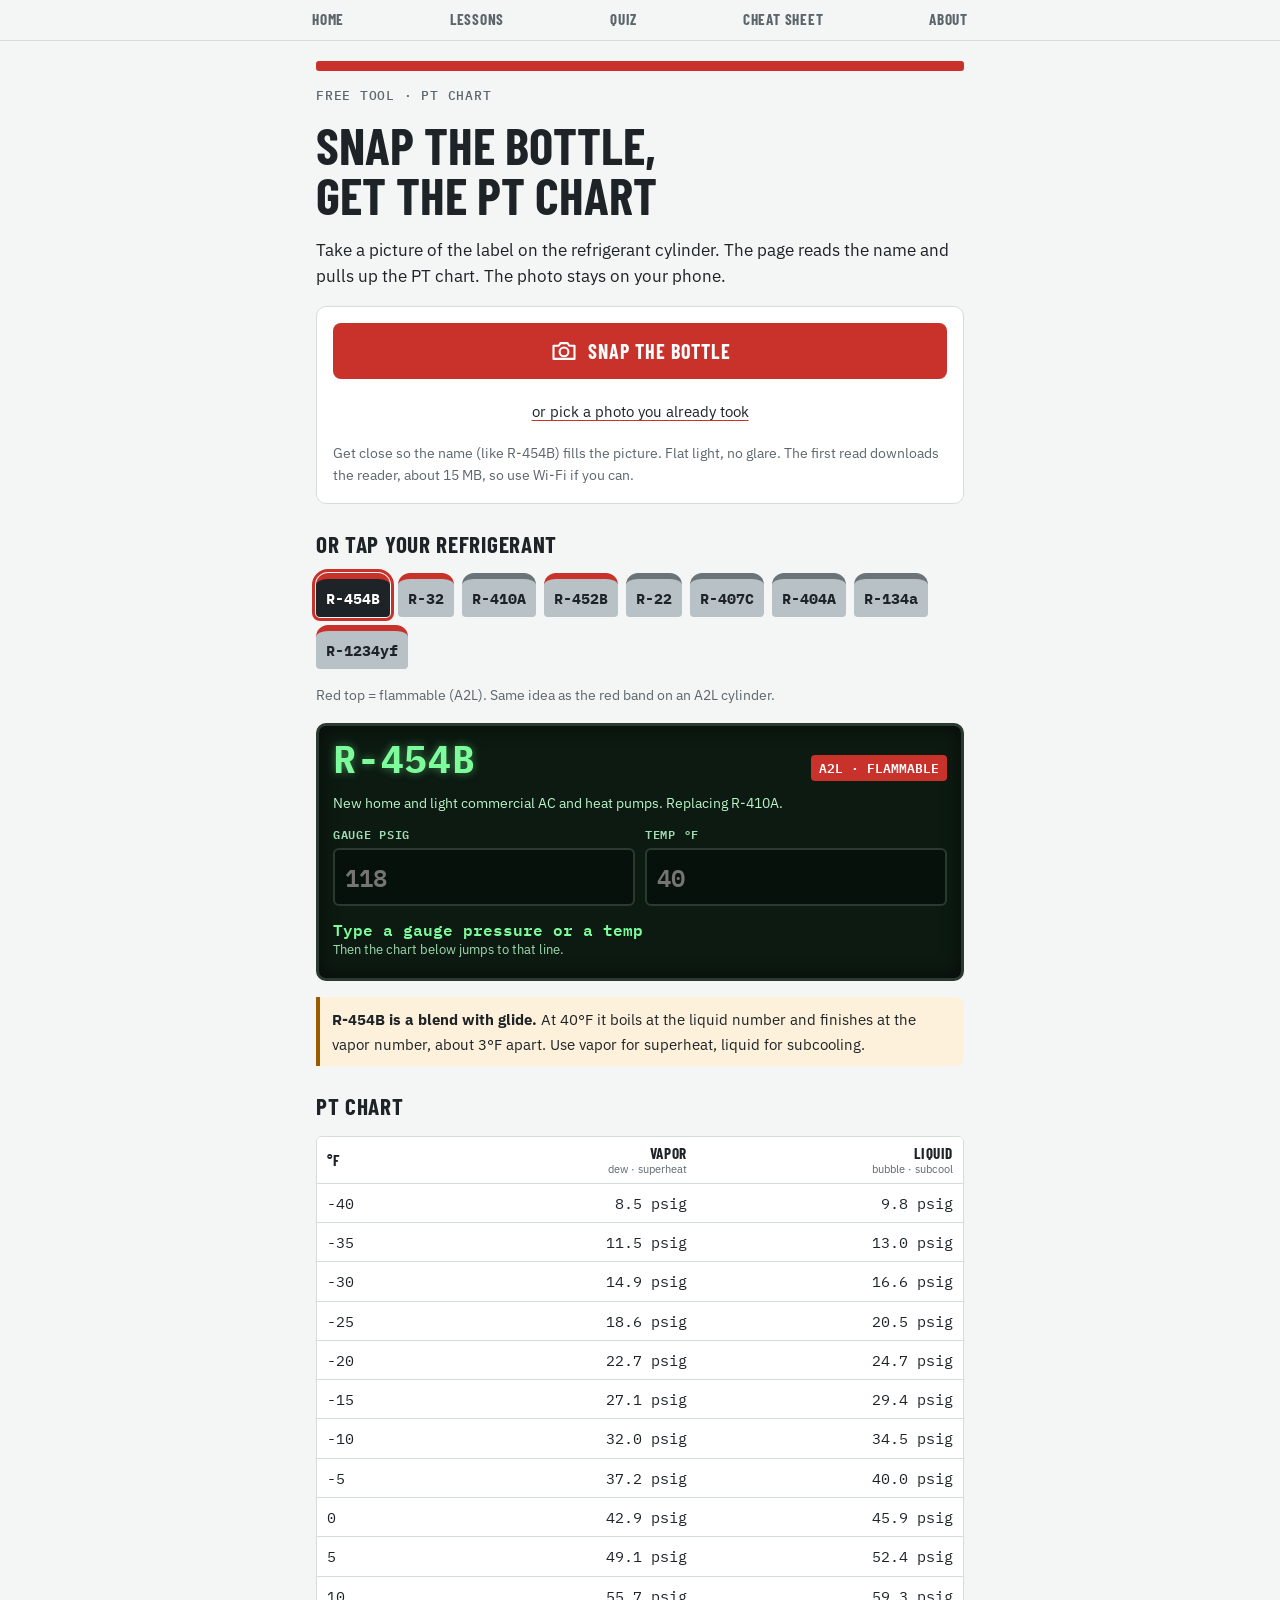
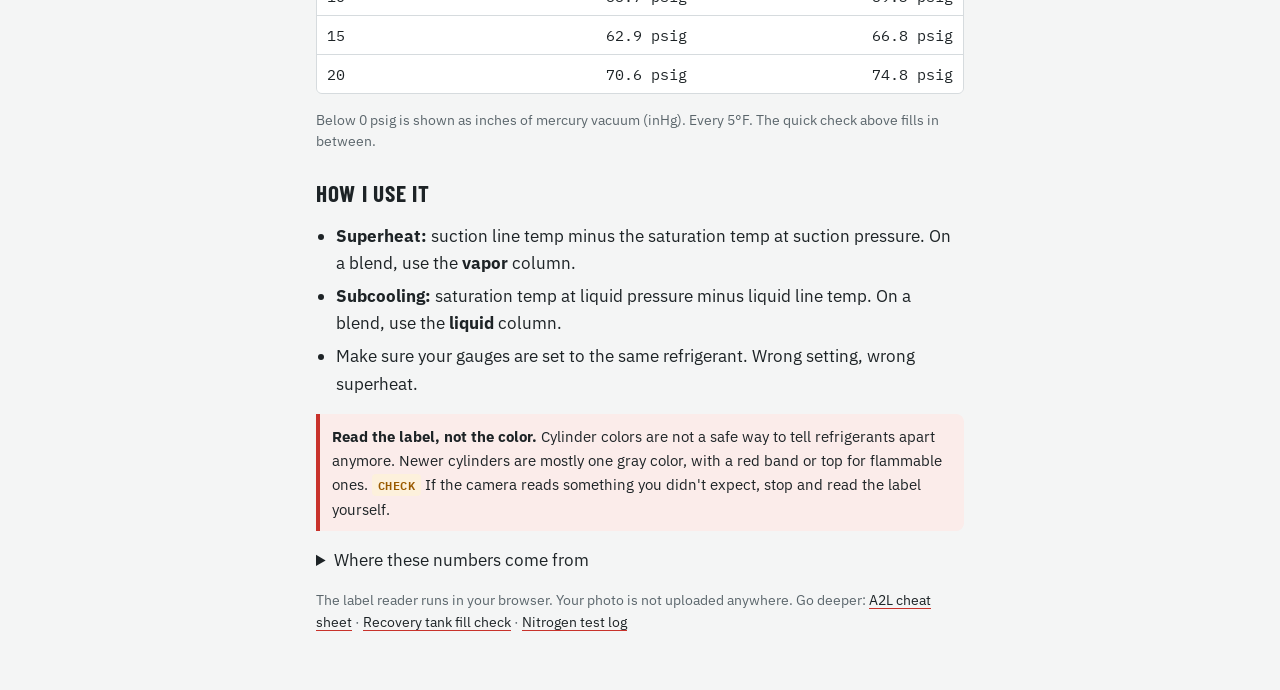
<file: tools/pt-chart/index.html>
<!doctype html>
<html lang="en">
<head>
<meta charset="utf-8">
<meta name="viewport" content="width=device-width, initial-scale=1, viewport-fit=cover">
<title>Snap the bottle PT chart</title>
<meta name="description" content="Free PT chart for HVAC techs. Take a picture of the refrigerant cylinder label and the pressure-temperature chart pops up: R-454B, R-32, R-410A, R-452B, R-22, R-407C, R-404A, R-134a, R-1234yf, with liquid and vapor columns for blends.">
<link rel="stylesheet" href="https://fonts.googleapis.com/css2?family=Barlow+Condensed:wght@600;700&family=IBM+Plex+Sans:ital,wght@0,400;0,600;1,400&family=IBM+Plex+Mono:wght@500;600&display=swap">
<script type="application/ld+json">
{"@context":"https://schema.org","@type":"WebApplication","name":"Snap the bottle PT chart","applicationCategory":"UtilitiesApplication","operatingSystem":"Any","isAccessibleForFree":true,"description":"Take a picture of a refrigerant cylinder label and get its pressure-temperature chart, with saturation temperature lookup and liquid (bubble) and vapor (dew) columns for zeotropic blends like R-454B and R-407C."}
</script>
<style>
:root{
  --bg:#f4f5f5; --paper:#ffffff; --fg:#1d2326; --muted:#5b666c; --line:#d6dbde; --band:#c8322b; --tint:#fbecea; --good:#1f7a4a; --goodtint:#e3f3ea;
  --amber:#9a5b00; --ambertint:#fdf1dc; --hi:#fff6d6;
  --display:"Barlow Condensed","Arial Narrow",sans-serif; --body:"IBM Plex Sans",system-ui,sans-serif; --mono:"IBM Plex Mono",ui-monospace,monospace;
}
@media (prefers-color-scheme:dark){:root:not([data-theme="light"]){--bg:#15191b;--paper:#1c2225;--fg:#e6e9eb;--muted:#9ba6ac;--line:#323b40;--band:#e2564e;--tint:#33201f;--good:#5fcf8f;--goodtint:#183026;--amber:#f0b45a;--ambertint:#33270f;--hi:#3a3216;color-scheme:dark}}
:root[data-theme="dark"]{--bg:#15191b;--paper:#1c2225;--fg:#e6e9eb;--muted:#9ba6ac;--line:#323b40;--band:#e2564e;--tint:#33201f;--good:#5fcf8f;--goodtint:#183026;--amber:#f0b45a;--ambertint:#33270f;--hi:#3a3216;color-scheme:dark}
*{box-sizing:border-box}
body{background:var(--bg);color:var(--fg);font:17px/1.6 var(--body);margin:0}
article{max-width:680px;margin:0 auto;padding-block:20px 56px;padding-left:max(16px,env(safe-area-inset-left,0px));padding-right:max(16px,env(safe-area-inset-right,0px));display:flex;flex-direction:column;gap:16px}
.band{height:10px;background:var(--band);border-radius:3px}
h1{font:700 clamp(2.2rem,8vw,3.2rem)/.98 var(--display);text-transform:uppercase;margin:0;text-wrap:balance}
h2{font:700 1.45rem/1.1 var(--display);text-transform:uppercase;letter-spacing:.03em;margin:12px 0 0}
p,ul,ol{margin:0} ul,ol{padding-left:1.2em;display:flex;flex-direction:column;gap:6px}
a{color:var(--fg);text-decoration-color:var(--band);text-underline-offset:3px}
a:focus-visible,button:focus-visible,label.btn:focus-within{outline:3px solid var(--band);outline-offset:2px}
.by{font:500 .8rem var(--mono);color:var(--muted);text-transform:uppercase;letter-spacing:.06em}
[hidden]{display:none!important}
.lede{font-size:1.05rem}
.box{background:var(--paper);border:1px solid var(--line);border-radius:10px;padding:16px;display:flex;flex-direction:column;gap:12px}
.small{font-size:.85rem;color:var(--muted)}
.check{font:600 .72rem var(--mono);background:var(--ambertint);color:var(--amber);padding:1px 6px;border-radius:4px;letter-spacing:.04em}

/* camera */
.snap{display:flex;flex-direction:column;gap:10px;align-items:stretch}
.btn{display:flex;align-items:center;justify-content:center;gap:10px;font:700 1.25rem var(--display);text-transform:uppercase;letter-spacing:.05em;min-height:56px;border-radius:8px;cursor:pointer;background:var(--band);color:#fff;border:0;padding:10px 16px}
.btn svg{width:28px;height:28px}
.btn input,.alt input{position:absolute;width:1px;height:1px;opacity:0;pointer-events:none}
.alt{align-self:center;font-size:.95rem;text-decoration:underline;text-decoration-color:var(--band);text-underline-offset:3px;cursor:pointer;padding:8px;min-height:44px;display:flex;align-items:center}
.read{display:grid;grid-template-columns:84px minmax(0,1fr);gap:12px;align-items:center}
.read img{width:84px;height:84px;object-fit:cover;border-radius:6px;border:1px solid var(--line);display:block}
.read b{display:block;font:700 1.3rem/1.1 var(--display);text-transform:uppercase;letter-spacing:.03em}
.bar{height:8px;border-radius:4px;background:var(--line);overflow:hidden;margin-top:6px}
.bar i{display:block;height:100%;width:0;background:var(--band);transition:width .2s}

/* refrigerant chips */
.chips{display:flex;flex-wrap:wrap;gap:8px}
.cyl{font:700 .95rem var(--mono);background:#b8c1c6;color:#1d2326;border:0;border-top:6px solid #6b7479;border-radius:12px 12px 4px 4px;padding:6px 10px;min-height:44px;cursor:pointer}
.cyl.a2l{border-top-color:#c8322b}
.cyl[aria-pressed="true"]{background:#1d2326;color:#fff;outline:3px solid var(--band);outline-offset:1px}
@media (prefers-color-scheme:dark){:root:not([data-theme="light"]) .cyl[aria-pressed="true"]{background:#e6e9eb;color:#15191b}}
:root[data-theme="dark"] .cyl[aria-pressed="true"]{background:#e6e9eb;color:#15191b}

/* LCD panel */
.panel{background:#0c1a11;border:3px solid #2b3a30;border-radius:10px;padding:14px;color:#7cfc9a;display:flex;flex-direction:column;gap:12px;box-shadow:inset 0 0 18px rgba(0,0,0,.6)}
.panel .top{display:flex;justify-content:space-between;align-items:baseline;gap:8px;flex-wrap:wrap}
.panel .name{font:700 2.4rem/1 var(--mono);letter-spacing:.02em;text-shadow:0 0 8px rgba(124,252,154,.45)}
.panel .tag{font:600 .8rem var(--mono);padding:2px 8px;border-radius:4px;background:#1b2f21;color:#b8f5c8}
.panel .tag.a2l{background:#c8322b;color:#fff}
.panel .use{font:400 .9rem var(--body);color:#b8f5c8}
.qk{display:grid;grid-template-columns:1fr 1fr;gap:10px}
.qk label{display:flex;flex-direction:column;gap:4px;font:600 .75rem var(--mono);text-transform:uppercase;letter-spacing:.06em;color:#9fdcb0;min-width:0}
.qk input{font:600 1.5rem var(--mono);width:100%;min-width:0;padding:8px 10px;border-radius:6px;border:2px solid #2b3a30;background:#07110b;color:#7cfc9a}
.qk input:focus{outline:3px solid #7cfc9a;outline-offset:1px}
.out{font:600 1rem/1.45 var(--mono);color:#7cfc9a;min-height:2.9em}
.out small{display:block;font:400 .8rem var(--body);color:#9fdcb0}

/* table */
.tblw{max-height:62vh;overflow:auto;border:1px solid var(--line);border-radius:6px;background:var(--paper)}
table{border-collapse:collapse;width:100%;font-size:.95rem}
th,td{padding:7px 10px;border-bottom:1px solid var(--line);text-align:right}
th:first-child,td:first-child{text-align:left}
thead th{position:sticky;top:0;background:var(--paper);font:700 .95rem var(--display);text-transform:uppercase;letter-spacing:.04em;box-shadow:0 1px 0 var(--line)}
thead th small{display:block;font:400 .7rem var(--body);text-transform:none;letter-spacing:0;color:var(--muted)}
td{font-family:var(--mono);font-variant-numeric:tabular-nums}
tr.hi td{background:var(--hi);font-weight:600}
td.vac{color:var(--muted)}
.note{border-left:4px solid var(--amber);background:var(--ambertint);padding:10px 12px;border-radius:0 8px 8px 0;font-size:.95rem}
.note.red{border-color:var(--band);background:var(--tint)}
</style>
<link rel="stylesheet" href="../../assets/nav.css">
<link rel="stylesheet" href="../../assets/motion.css">
</head>
<body>
<nav class="site-nav" aria-label="Site"><ul><li><a href="../../">Home</a></li><li><a href="../../lessons/">Lessons</a></li><li><a href="../../quiz/">Quiz</a></li><li><a href="../../cheat-sheet/">Cheat sheet</a></li><li><a href="../../about/">About</a></li></ul></nav>
<article>
  <div class="band" aria-hidden="true"></div>
  <p class="by">Free tool · PT chart</p>
  <h1>Snap the bottle, get the PT chart</h1>
  <p class="lede">Take a picture of the label on the refrigerant cylinder. The page reads the name and pulls up the PT chart. The photo stays on your phone.</p>

  <section class="box snap" aria-label="Read the cylinder label">
    <label class="btn"><svg viewBox="0 0 32 32" fill="none" stroke="currentColor" stroke-width="2.4" stroke-linejoin="round" aria-hidden="true"><path d="M4 10h6l2-3h8l2 3h6v15H4z"/><circle cx="16" cy="17" r="5"/></svg>Snap the bottle<input id="cam" type="file" accept="image/*" capture="environment"></label>
    <label class="alt">or pick a photo you already took<input id="pick" type="file" accept="image/*"></label>
    <div id="read" class="read" hidden aria-live="polite">
      <img id="thumb" alt="Your cylinder photo">
      <div><b id="rtitle">Reading the label…</b><span id="rsub" class="small"></span><div class="bar" id="bar"><i id="bari"></i></div></div>
    </div>
    <p class="small">Get close so the name (like R-454B) fills the picture. Flat light, no glare. The first read downloads the reader, about 15 MB, so use Wi-Fi if you can.</p>
  </section>

  <h2>Or tap your refrigerant</h2>
  <div class="chips" id="chips" role="group" aria-label="Refrigerant"></div>
  <p class="small">Red top = flammable (A2L). Same idea as the red band on an A2L cylinder.</p>

  <section class="panel" aria-label="Quick check" id="panel">
    <div class="top"><span class="name" id="pname">R-454B</span><span class="tag" id="pclass">A2L</span></div>
    <p class="use" id="puse"></p>
    <div class="qk">
      <label>Gauge psig<input id="inP" type="number" inputmode="decimal" step="any" placeholder="118"></label>
      <label>Temp °F<input id="inT" type="number" inputmode="decimal" step="any" placeholder="40"></label>
    </div>
    <div class="out" id="out" aria-live="polite"></div>
  </section>

  <div id="glide" class="note"></div>

  <h2>PT chart</h2>
  <div class="tblw" id="tblw"><table><thead id="th"></thead><tbody id="tb"></tbody></table></div>
  <p class="small">Below 0 psig is shown as inches of mercury vacuum (inHg). Every 5°F. The quick check above fills in between.</p>

  <h2>How I use it</h2>
  <ul>
    <li><b>Superheat:</b> suction line temp minus the saturation temp at suction pressure. On a blend, use the <b>vapor</b> column.</li>
    <li><b>Subcooling:</b> saturation temp at liquid pressure minus liquid line temp. On a blend, use the <b>liquid</b> column.</li>
    <li>Make sure your gauges are set to the same refrigerant. Wrong setting, wrong superheat.</li>
  </ul>
  <div class="note red"><b>Read the label, not the color.</b> Cylinder colors are not a safe way to tell refrigerants apart anymore. Newer cylinders are mostly one gray color, with a red band or top for flammable ones. <span class="check">CHECK</span> If the camera reads something you didn't expect, stop and read the label yourself.</div>

  <details>
    <summary>Where these numbers come from</summary>
    <p class="small" style="margin-top:8px">I worked these out with CoolProp 8.0, a free, open-source refrigerant property library built on published equations (2026-11-03). They are not copied from any maker's chart. Blend makeup used: R-454B 68.9% R-32 / 31.1% R-1234yf; R-452B 67/7/26 R-32/R-125/R-1234yf; R-407C 23/25/52 R-32/R-125/R-134a; R-404A 44/52/4 R-125/R-143a/R-134a; R-410A 50/50 R-32/R-125. Small differences (about 1 to 2 psi) from a maker's chart are normal. <span class="check">CHECK</span> Spot-check against the refrigerant maker's chart before you trust it for a charge.</p>
  </details>
  <p class="small">The label reader runs in your browser. Your photo is not uploaded anywhere. Go deeper: <a href="../../cheat-sheet/">A2L cheat sheet</a> · <a href="../recovery-tank/">Recovery tank fill check</a> · <a href="../nitrogen/">Nitrogen test log</a></p>
</article>

<script>
const PT={"t":[-40,-35,-30,-25,-20,-15,-10,-5,0,5,10,15,20,25,30,35,40,45,50,55,60,65,70,75,80,85,90,95,100,105,110,115,120,125,130,135,140,145,150],"r":{"R-454B":{"b":[9.8,13.0,16.6,20.5,24.7,29.4,34.5,40.0,45.9,52.4,59.3,66.8,74.8,83.5,92.7,102.6,113.2,124.5,136.4,149.2,162.7,177.1,192.3,208.4,225.4,243.4,262.3,282.3,303.3,325.4,348.6,373.0,398.6,425.5,453.6,482.9,514.1,546.4,580.3],"d":[8.5,11.5,14.9,18.6,22.7,27.1,32.0,37.2,42.9,49.1,55.7,62.9,70.6,78.9,87.8,97.3,107.5,118.3,129.9,142.2,155.3,169.2,183.9,199.5,216.0,233.5,251.9,271.4,291.9,313.5,336.3,360.3,385.5,412.1,440.0,469.3,500.2,532.5,566.8]},"R-32":{"b":[11.0,14.4,18.2,22.3,26.8,31.7,37.1,42.9,49.3,56.1,63.5,71.4,80.0,89.2,99.1,109.7,121.0,133.0,145.8,159.5,174.0,189.5,205.8,223.2,241.5,260.9,281.3,302.9,325.7,349.6,374.9,401.4,429.3,458.7,489.5,521.8,555.8,591.4,628.8],"d":[11.0,14.4,18.2,22.3,26.8,31.7,37.1,42.9,49.3,56.1,63.5,71.4,80.0,89.2,99.1,109.7,121.0,133.0,145.8,159.5,174.0,189.5,205.8,223.2,241.5,260.9,281.3,302.9,325.7,349.6,374.9,401.4,429.3,458.7,489.5,521.8,555.8,591.4,628.8]},"R-410A":{"b":[10.8,14.1,17.8,21.9,26.3,31.2,36.5,42.2,48.4,55.2,62.4,70.3,78.7,87.7,97.4,107.7,118.8,130.6,143.2,156.5,170.7,185.8,201.8,218.7,236.5,255.4,275.4,296.4,318.5,341.9,366.3,392.3,419.4,447.9,477.9,509.4,542.5,577.3,613.9],"d":[10.7,14.0,17.7,21.8,26.2,31.0,36.3,42.0,48.2,54.9,62.2,70.0,78.4,87.4,97.0,107.3,118.4,130.1,142.6,156.0,170.1,185.1,201.1,217.9,235.8,254.6,274.5,295.5,317.6,340.9,365.2,391.2,418.3,446.8,476.8,508.3,541.4,576.3,613.0]},"R-452B":{"b":[10.0,13.2,16.8,20.8,25.0,29.7,34.8,40.4,46.4,52.9,59.9,67.4,75.6,84.3,93.6,103.6,114.2,125.6,137.7,150.6,164.2,178.7,194.1,210.3,227.5,245.6,264.7,284.9,306.1,328.4,351.9,376.5,402.4,429.6,458.0,488.4,519.7,551.9,586.2],"d":[8.9,12.0,15.4,19.2,23.3,27.9,32.8,38.1,43.9,50.1,56.9,64.2,72.0,80.4,89.5,99.1,109.4,120.5,132.2,144.7,157.9,172.0,187.0,202.8,219.5,237.2,255.9,275.7,296.5,318.4,341.5,365.8,391.4,418.3,446.5,476.3,507.5,540.4,575.0]},"R-22":{"b":[0.6,2.6,4.9,7.4,10.2,13.2,16.5,20.1,24.0,28.3,32.8,37.8,43.1,48.8,55.0,61.5,68.6,76.1,84.1,92.6,101.6,111.2,121.4,132.2,143.6,155.7,168.4,181.8,195.9,210.8,226.4,242.8,260.0,278.0,296.9,316.7,337.4,359.0,381.7],"d":[0.6,2.6,4.9,7.4,10.2,13.2,16.5,20.1,24.0,28.3,32.8,37.8,43.1,48.8,55.0,61.5,68.6,76.1,84.1,92.6,101.6,111.2,121.4,132.2,143.6,155.7,168.4,181.8,195.9,210.8,226.4,242.8,260.0,278.0,296.9,316.7,337.4,359.0,381.7]},"R-407C":{"b":[2.7,5.1,7.7,10.6,13.7,17.2,20.9,25.0,29.5,34.3,39.5,45.2,51.2,57.7,64.7,72.2,80.2,88.8,97.9,107.6,117.9,128.9,140.5,152.8,165.8,179.6,194.1,209.4,225.5,242.4,260.3,279.0,298.6,319.2,340.7,363.1,386.9,411.7,437.5],"d":[-2.3,-0.4,1.6,3.9,6.5,9.3,12.3,15.7,19.4,23.5,27.9,32.7,37.9,43.5,49.6,56.1,63.2,70.7,78.8,87.5,96.8,106.7,117.3,128.5,140.5,153.2,166.7,181.0,196.1,212.1,229.0,246.9,265.8,285.7,306.6,328.8,352.1,376.6,402.5]},"R-404A":{"b":[4.9,7.5,10.3,13.4,16.8,20.5,24.6,28.9,33.7,38.8,44.3,50.2,56.6,63.4,70.7,78.6,86.9,95.8,105.3,115.3,126.0,137.3,149.3,162.0,175.4,189.5,204.5,220.2,236.8,254.2,272.5,291.8,312.0,333.3,355.6,379.1,403.7,429.6,456.8],"d":[4.3,6.8,9.6,12.7,16.0,19.7,23.6,27.9,32.6,37.7,43.1,49.0,55.3,62.1,69.3,77.1,85.4,94.2,103.6,113.6,124.2,135.5,147.4,160.1,173.4,187.5,202.4,218.1,234.6,252.0,270.4,289.6,309.9,331.2,353.5,377.0,401.7,427.7,455.1]},"R-134a":{"b":[-7.3,-6.1,-4.8,-3.4,-1.8,-0.0,1.9,4.1,6.5,9.1,11.9,15.0,18.4,22.1,26.1,30.4,35.0,40.1,45.4,51.2,57.4,64.0,71.1,78.7,86.7,95.2,104.3,113.9,124.2,135.0,146.4,158.4,171.2,184.6,198.7,213.6,229.2,245.7,262.9],"d":[-7.3,-6.1,-4.8,-3.4,-1.8,-0.0,1.9,4.1,6.5,9.1,11.9,15.0,18.4,22.1,26.1,30.4,35.0,40.1,45.4,51.2,57.4,64.0,71.1,78.7,86.7,95.2,104.3,113.9,124.2,135.0,146.4,158.4,171.2,184.6,198.7,213.6,229.2,245.7,262.9]},"R-1234yf":{"b":[-5.7,-4.4,-3.0,-1.4,0.4,2.3,4.4,6.7,9.2,11.9,14.9,18.1,21.6,25.4,29.4,33.8,38.4,43.4,48.8,54.5,60.6,67.1,73.9,81.3,89.0,97.3,106.0,115.2,124.9,135.1,145.9,157.3,169.2,181.8,195.0,208.9,223.4,238.7,254.7],"d":[-5.7,-4.4,-3.0,-1.4,0.4,2.3,4.4,6.7,9.2,11.9,14.9,18.1,21.6,25.4,29.4,33.8,38.4,43.4,48.8,54.5,60.6,67.1,73.9,81.3,89.0,97.3,106.0,115.2,124.9,135.1,145.9,157.3,169.2,181.8,195.0,208.9,223.4,238.7,254.7]}}};
const INFO={
 "R-454B":{c:"A2L",u:"New home and light commercial AC and heat pumps. Replacing R-410A.",n:["454B","XL41","PURON ADVANCE","PURONADVANCE"]},
 "R-32":{c:"A2L",u:"Mini-splits and some new AC. Single gas, no glide.",n:["R32","R-32"]},
 "R-410A":{c:"A1",u:"AC and heat pumps built before the A2L switch. Near-zero glide.",n:["410A","PURON"]},
 "R-452B":{c:"A2L",u:"Some new rooftops and commercial units. Replacing R-410A.",n:["452B","XL55"]},
 "R-22":{c:"A1",u:"Older AC. No new production in the US; reclaimed only.",n:["R22","R-22"]},
 "R-407C":{c:"A1",u:"R-22 replacement in some commercial systems. Big glide.",n:["407C"]},
 "R-404A":{c:"A1",u:"Low-temp refrigeration, freezers. Being phased down.",n:["404A"]},
 "R-134a":{c:"A1",u:"Medium-temp refrigeration, chillers, older cars.",n:["134A"]},
 "R-1234yf":{c:"A2L",u:"Newer cars, and part of A2L blends.",n:["1234YF","1234Y"]}
};
const NAMES=Object.keys(PT.r), T=PT.t;
let cur=NAMES[0];
try{const s=localStorage.getItem("a2l-pt-ref");if(s&&PT.r[s])cur=s}catch(e){}
const $=id=>document.getElementById(id);
const A=14.696;
const fmtP=p=>p<0?(-p*2.036).toFixed(1)+" inHg":p.toFixed(1)+" psig";
const isBlend=n=>{const r=PT.r[n];return r.b.some((x,i)=>Math.abs(x-r.d[i])>1.5)};
/* interpolate pressure at temp, and temp at pressure (log psia vs temp) */
function pAt(arr,t){if(t<T[0]||t>T[T.length-1])return null;let i=Math.min(T.length-2,Math.floor((t-T[0])/5));const f=(t-T[i])/5,a=Math.log(arr[i]+A),b=Math.log(arr[i+1]+A);return Math.exp(a+(b-a)*f)-A}
function tAt(arr,p){const lp=Math.log(p+A);for(let i=0;i<T.length-1;i++){const a=Math.log(arr[i]+A),b=Math.log(arr[i+1]+A);if(lp>=a&&lp<=b)return T[i]+5*(lp-a)/(b-a)}return null}

function chips(){$("chips").innerHTML=NAMES.map(n=>`<button type="button" class="cyl${INFO[n].c==="A2L"?" a2l":""}" aria-pressed="${n===cur}" data-n="${n}">${n}</button>`).join("")}
$("chips").addEventListener("click",e=>{const b=e.target.closest("button");if(b)pick(b.dataset.n,false)});

function render(){
  const r=PT.r[cur],bl=isBlend(cur);
  $("pname").textContent=cur;$("pclass").textContent=INFO[cur].c==="A2L"?"A2L · FLAMMABLE":INFO[cur].c;$("pclass").className="tag"+(INFO[cur].c==="A2L"?" a2l":"");
  $("puse").textContent=INFO[cur].u;
  const g=tAt(r.d,r.b[16]);const glide=g==null?0:g-40;
  $("glide").innerHTML=bl?`<b>${cur} is a blend with glide.</b> At 40°F it boils at the liquid number and finishes at the vapor number, about ${glide.toFixed(0)}°F apart. Use vapor for superheat, liquid for subcooling.`:`<b>${cur} has little or no glide.</b> One number for both superheat and subcooling.`;
  $("th").innerHTML=bl?`<tr><th>°F</th><th>Vapor<small>dew · superheat</small></th><th>Liquid<small>bubble · subcool</small></th></tr>`:`<tr><th>°F</th><th>Pressure</th></tr>`;
  $("tb").innerHTML=T.map((t,i)=>{const c=p=>`<td class="${p<0?"vac":""}">${fmtP(p)}</td>`;return `<tr data-t="${t}"><td>${t}</td>${c(r.d[i])}${bl?c(r.b[i]):""}</tr>`}).join("");
  chips();calc();
}
function hiRow(t){[...document.querySelectorAll("#tb tr.hi")].forEach(x=>x.classList.remove("hi"));if(t==null)return;const near=Math.round(t/5)*5;const tr=document.querySelector(`#tb tr[data-t="${near}"]`);if(tr){tr.classList.add("hi");const w=$("tblw");w.scrollTop=tr.offsetTop-w.clientHeight/2}}
let last="P";
function calc(){
  const r=PT.r[cur],bl=isBlend(cur),o=$("out");
  const p=parseFloat($("inP").value),t=parseFloat($("inT").value);
  if(last==="P"&&!isNaN(p)){
    const d=tAt(r.d,p),b=tAt(r.b,p);
    if(d==null){o.innerHTML=`Off the chart<small>This chart runs ${T[0]} to ${T[T.length-1]}°F.</small>`;hiRow(null);return}
    o.innerHTML=bl?`Vapor sat ${d.toFixed(1)}°F<br>Liquid sat ${b.toFixed(1)}°F<small>At ${p} psig. Vapor for superheat, liquid for subcool.</small>`:`Sat temp ${d.toFixed(1)}°F<small>At ${p} psig.</small>`;hiRow(d);
  }else if(last==="T"&&!isNaN(t)){
    const d=pAt(r.d,t),b=pAt(r.b,t);
    if(d==null){o.innerHTML=`Off the chart<small>This chart runs ${T[0]} to ${T[T.length-1]}°F.</small>`;hiRow(null);return}
    o.innerHTML=bl?`Vapor ${fmtP(d)}<br>Liquid ${fmtP(b)}<small>At ${t}°F saturated.</small>`:`${fmtP(d)}<small>At ${t}°F saturated.</small>`;hiRow(t);
  }else{o.innerHTML=`Type a gauge pressure or a temp<small>Then the chart below jumps to that line.</small>`;hiRow(null)}
}
$("inP").addEventListener("input",()=>{last="P";$("inT").value="";calc()});
$("inT").addEventListener("input",()=>{last="T";$("inP").value="";calc()});
function pick(n,fromPhoto){cur=n;try{localStorage.setItem("a2l-pt-ref",n)}catch(e){}render();if(fromPhoto)$("panel").scrollIntoView({behavior:"smooth",block:"start"})}

/* ---- read the label ---- */
function findRef(text){
  let s=" "+text.toUpperCase().replace(/[‐-―]/g,"-")+" ";
  /* fix common misreads inside number groups: S→5, O→0, I/L→1, Z→2, B at end kept */
  s=s.replace(/R\s*[-.]?\s*([0-9OSILZ]{2,4})\s*([A-Z]{0,2})/g,(m,d,l)=>" R-"+d.replace(/O/g,"0").replace(/S/g,"5").replace(/[IL]/g,"1").replace(/Z/g,"2")+l+" ");
  const flat=s.replace(/[\s-]/g,"");
  const score={};
  for(const n of NAMES){
    let k=0;
    for(const key of INFO[n].n){
      const kk=key.replace(/[\s-]/g,"");
      if(kk==="R32"||kk==="R22"){const re=new RegExp("R-?"+kk.slice(1)+"(?![0-9A-Z])","g");k+=(s.match(re)||[]).length*2;continue}
      if(kk==="PURON"){k+=(flat.match(/PURON(?!ADVANCE)/g)||[]).length;continue}
      k+=(flat.split(kk).length-1)*(kk.length>4?2:3);
    }
    if(k)score[n]=k;
  }
  /* blend labels often list their parts (R-32, R-1234yf), so a blend name wins */
  const BL=["R-454B","R-452B","R-410A","R-407C","R-404A"];
  const best=Object.entries(score).sort((a,b)=>(BL.includes(b[0])-BL.includes(a[0]))||b[1]-a[1]);
  return best.map(x=>x[0]);
}
let worker=null;
function loadTess(){return new Promise((ok,bad)=>{if(window.Tesseract)return ok();const sc=document.createElement("script");sc.src="https://cdn.jsdelivr.net/npm/tesseract.js@5.1.1/dist/tesseract.min.js";sc.onload=ok;sc.onerror=()=>bad(new Error("load"));document.head.appendChild(sc)})}
async function getWorker(prog){
  if(worker)return worker;
  await loadTess();
  worker=await Tesseract.createWorker("eng",1,{
    workerPath:"https://cdn.jsdelivr.net/npm/tesseract.js@5.1.1/dist/worker.min.js",
    corePath:"https://cdn.jsdelivr.net/npm/tesseract.js-core@5.1.1",
    langPath:"https://cdn.jsdelivr.net/npm/@tesseract.js-data/eng@1.0.0/4.0.0_best_int",
    logger:m=>prog(m)});
  return worker;
}
function shrink(img,max,mode){const sc=Math.min(1,max/Math.max(img.naturalWidth,img.naturalHeight));const c=document.createElement("canvas");c.width=Math.round(img.naturalWidth*sc);c.height=Math.round(img.naturalHeight*sc);const x=c.getContext("2d");x.drawImage(img,0,0,c.width,c.height);
  if(mode){const d=x.getImageData(0,0,c.width,c.height),a=d.data;let sum=0;for(let i=0;i<a.length;i+=4){const g=.3*a[i]+.59*a[i+1]+.11*a[i+2];a[i]=g;sum+=g}const avg=sum/(a.length/4);for(let i=0;i<a.length;i+=4){let v=a[i]>avg?255:0;if(mode==="inv")v=255-v;a[i]=a[i+1]=a[i+2]=v}x.putImageData(d,0,0)}
  return c}
async function onPhoto(f){
  if(!f)return;
  const url=URL.createObjectURL(f);$("thumb").src=url;$("read").hidden=false;$("bar").hidden=false;
  const set=(t,s,p)=>{$("rtitle").textContent=t;$("rsub").textContent=s||"";if(p!=null)$("bari").style.width=Math.round(p*100)+"%"};
  set("Reading the label…","Getting the reader ready",.05);
  try{
    const img=new Image();img.src=url;await img.decode();
    const w=await getWorker(m=>{if(m.status&&m.status.startsWith("loading"))set("Reading the label…","Downloading the reader (first time only)",.1+.4*(m.progress||0));else if(m.status==="recognizing text")set("Reading the label…","Looking for the name",.5+.5*(m.progress||0))});
    let text="";
    for(const mode of [null,"bw","inv"]){
      const r=await w.recognize(shrink(img,1600,mode));text+=" "+r.data.text;
      const hits=findRef(text);if(hits.length)return found(hits,set);
    }
    set("Couldn't find the name","Try closer, with less glare. Or tap it below.",1);
  }catch(e){set("The reader didn't load","Check your signal and try again. Or tap the refrigerant below.",1)}
}
function found(hits,set){
  set("I read: "+hits[0],hits.length>1?"Also saw "+hits.slice(1).join(", ")+". Tap a different one below if I got it wrong.":"Check it matches the label. Tap a different one below if not.",1);
  setTimeout(()=>$("bar").hidden=true,600);pick(hits[0],true);
}
$("cam").addEventListener("change",e=>{onPhoto(e.target.files[0]);e.target.value=""});
$("pick").addEventListener("change",e=>{onPhoto(e.target.files[0]);e.target.value=""});
render();
</script>
<script src="../../assets/motion.js" defer></script>
</body>
</html>
</file>
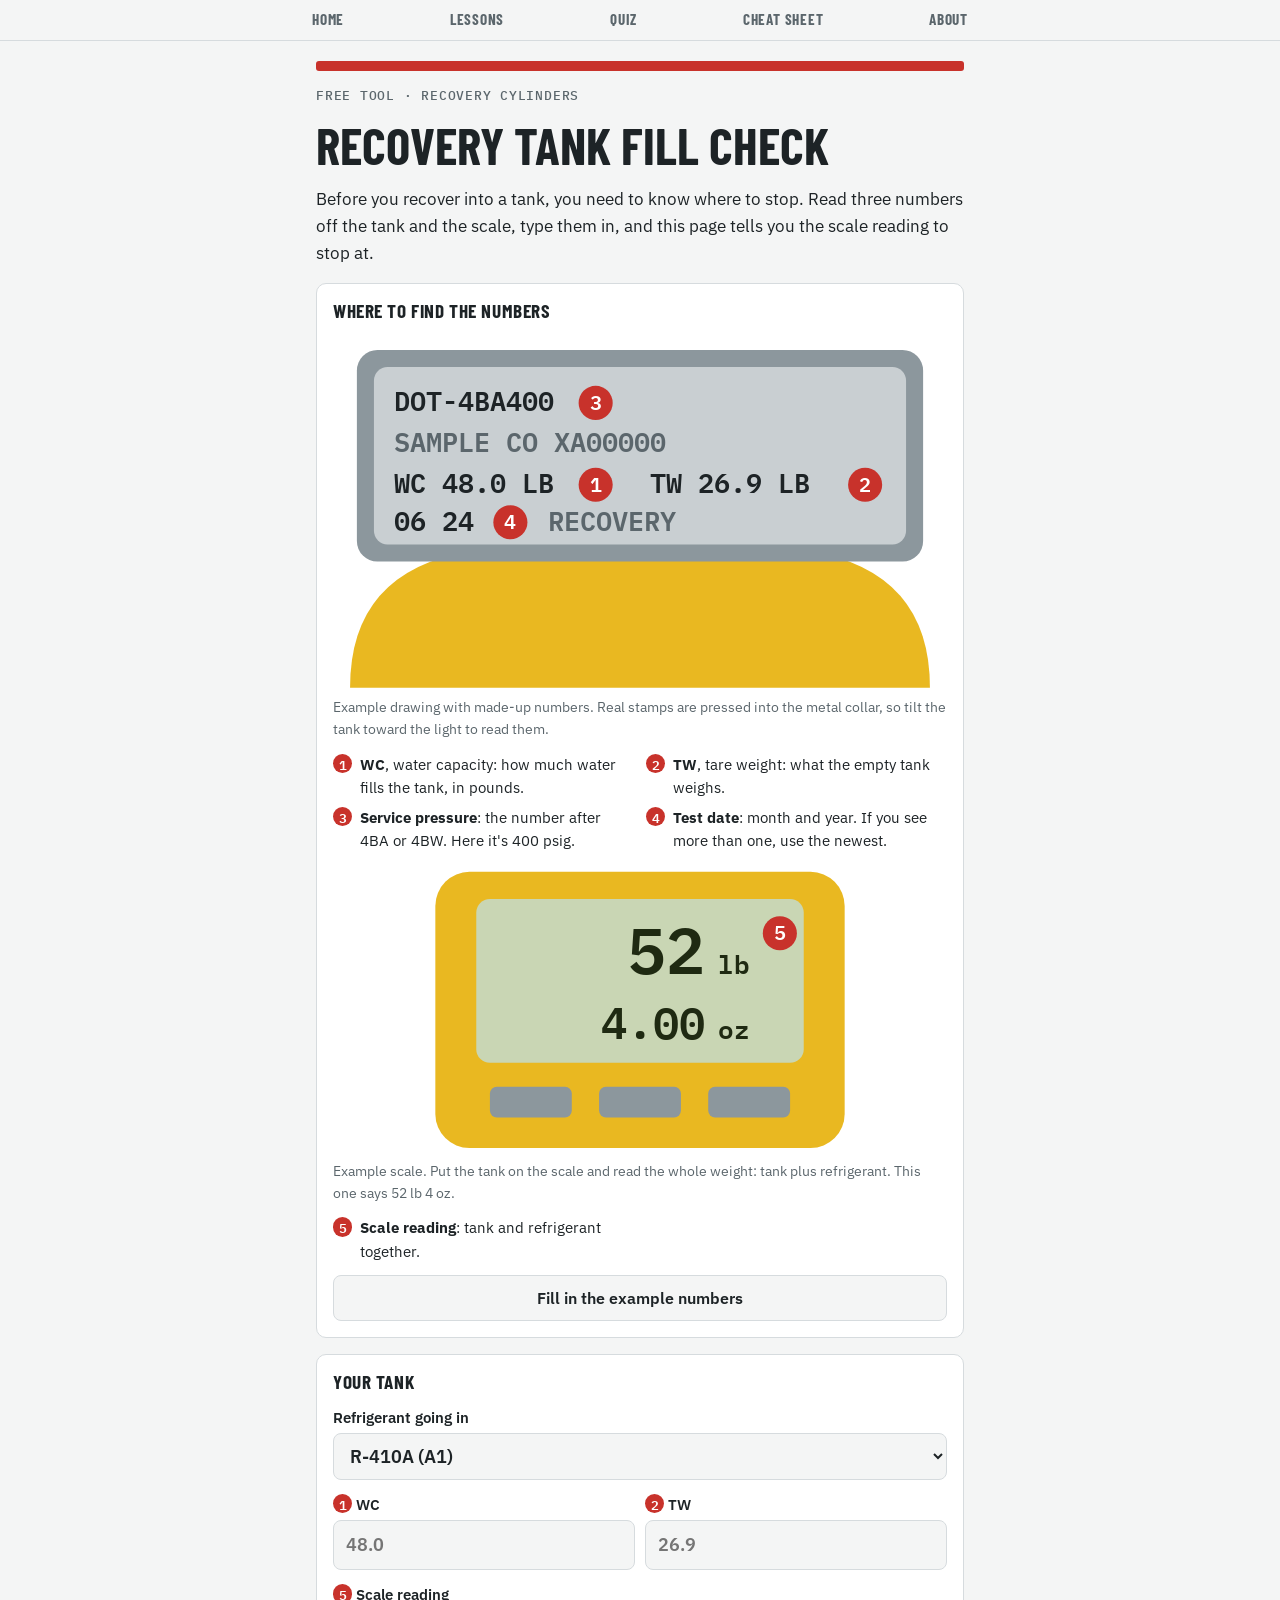
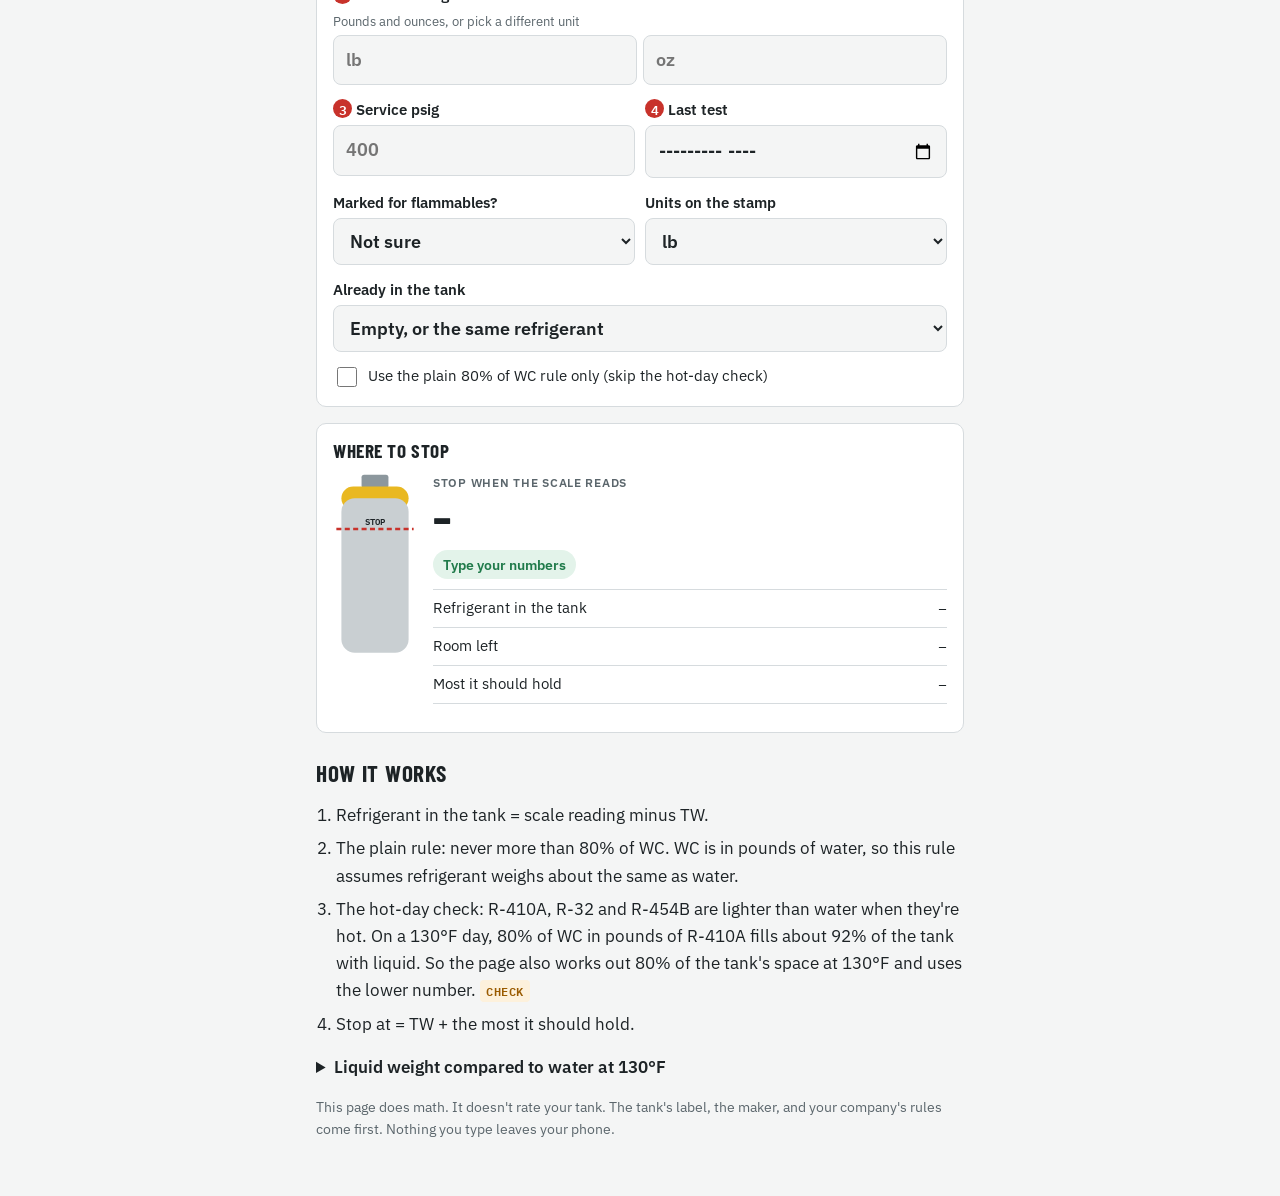
<file: tools/recovery-tank/index.html>
<!doctype html>
<html lang="en">
<head>
<meta charset="utf-8">
<meta name="viewport" content="width=device-width, initial-scale=1, viewport-fit=cover">
<title>Recovery tank fill check</title>
<meta name="description" content="Free recovery cylinder fill calculator for HVAC techs. Type in WC, TW and the scale reading to see where to stop, with hot-day density, pressure rating, A2L and retest warnings.">
<link rel="stylesheet" href="https://fonts.googleapis.com/css2?family=Barlow+Condensed:wght@600;700&family=IBM+Plex+Sans:ital,wght@0,400;0,600;1,400&family=IBM+Plex+Mono:wght@500;600&display=swap">
<script type="application/ld+json">
{"@context":"https://schema.org","@type":"WebApplication","name":"Recovery tank fill check","applicationCategory":"UtilitiesApplication","operatingSystem":"Any","isAccessibleForFree":true,"description":"Work out the maximum safe fill for a refrigerant recovery cylinder from its water capacity, tare weight and scale reading, with a hot-day density check for R-410A, R-32 and R-454B."}
</script>
<style>
:root{
  --bg:#f4f5f5; --paper:#ffffff; --fg:#1d2326; --muted:#5b666c; --line:#d6dbde; --band:#c8322b; --tint:#fbecea; --good:#1f7a4a; --goodtint:#e3f3ea;
  --amber:#9a5b00; --ambertint:#fdf1dc; --steel:#8c979d; --metal:#c9cfd2; --yellow:#e9b821; --liquid:#3d7fb8; --lcd:#c9d6b4; --lcdink:#1f2a12;
  --display:"Barlow Condensed","Arial Narrow",sans-serif; --body:"IBM Plex Sans",system-ui,sans-serif; --mono:"IBM Plex Mono",ui-monospace,monospace;
}
@media (prefers-color-scheme:dark){:root:not([data-theme="light"]){--bg:#15191b;--paper:#1c2225;--fg:#e6e9eb;--muted:#9ba6ac;--line:#323b40;--band:#e2564e;--tint:#33201f;--good:#5fcf8f;--goodtint:#183026;--amber:#f0b45a;--ambertint:#33270f;--steel:#7d888e;--metal:#3a4247;--yellow:#d9a91c;--liquid:#5b9fd6;--lcd:#9fb08a;--lcdink:#141b0b;color-scheme:dark}}
:root[data-theme="dark"]{--bg:#15191b;--paper:#1c2225;--fg:#e6e9eb;--muted:#9ba6ac;--line:#323b40;--band:#e2564e;--tint:#33201f;--good:#5fcf8f;--goodtint:#183026;--amber:#f0b45a;--ambertint:#33270f;--steel:#7d888e;--metal:#3a4247;--yellow:#d9a91c;--liquid:#5b9fd6;--lcd:#9fb08a;--lcdink:#141b0b;color-scheme:dark}
*{box-sizing:border-box}
body{background:var(--bg);color:var(--fg);font:17px/1.6 var(--body);margin:0}
article{max-width:680px;margin:0 auto;padding-block:20px 56px;padding-left:max(16px,env(safe-area-inset-left,0px));padding-right:max(16px,env(safe-area-inset-right,0px));display:flex;flex-direction:column;gap:16px}
.band{height:10px;background:var(--band);border-radius:3px}
h1{font:700 clamp(2.2rem,8vw,3.2rem)/.98 var(--display);text-transform:uppercase;margin:0;text-wrap:balance}
h2{font:700 1.45rem/1.1 var(--display);text-transform:uppercase;letter-spacing:.03em;margin:12px 0 0}
p,ul,ol{margin:0} ul,ol{padding-left:1.2em;display:flex;flex-direction:column;gap:6px}
a{color:var(--fg);text-decoration-color:var(--band);text-underline-offset:3px}
a:focus-visible{outline:3px solid var(--band);outline-offset:2px}
.by{font:500 .8rem var(--mono);color:var(--muted);text-transform:uppercase;letter-spacing:.06em}
[hidden]{display:none!important}
.lede{font-size:1.05rem}
.box{background:var(--paper);border:1px solid var(--line);border-radius:10px;padding:16px;display:flex;flex-direction:column;gap:12px}
.box h3{font:700 1.2rem/1.1 var(--display);text-transform:uppercase;letter-spacing:.03em;margin:0}
.fig{display:flex;flex-direction:column;gap:6px;margin:0}
.fig svg{width:100%;height:auto;display:block;max-width:100%}
.fig figcaption{font-size:.85rem;color:var(--muted)}
.keys{list-style:none;padding:0;display:grid;grid-template-columns:1fr 1fr;gap:6px 12px;font-size:.92rem}
.keys li{display:flex;gap:8px;align-items:baseline}
.dot{flex:0 0 auto;display:inline-grid;place-items:center;width:1.5em;height:1.5em;border-radius:50%;background:var(--band);color:#fff;font:600 .8rem var(--mono)}
label{display:flex;flex-direction:column;gap:4px;font-weight:600;font-size:.95rem;min-width:0}
label small{font-weight:400;color:var(--muted)}
input,select{font:inherit;font-size:1.1rem;padding:10px 12px;border:1px solid var(--line);border-radius:8px;background:var(--bg);color:var(--fg);width:100%;min-width:0}
input:focus,select:focus{outline:3px solid var(--band);outline-offset:1px}
.row{display:grid;grid-template-columns:1fr 1fr;gap:10px}
.pair{display:grid;grid-template-columns:1fr 1fr;gap:6px}
.chk{flex-direction:row;align-items:flex-start;gap:8px;font-weight:400;font-size:.92rem}
.chk input{width:20px;height:20px;margin-top:3px;flex:0 0 auto}
button{font:600 1rem var(--body);padding:12px 14px;border-radius:8px;border:1px solid var(--line);background:var(--bg);color:var(--fg);cursor:pointer;min-height:46px}
button:focus-visible{outline:3px solid var(--band);outline-offset:2px}
.btns{display:flex;flex-wrap:wrap;gap:8px}.btns button{flex:1 1 auto}
.result{display:grid;grid-template-columns:84px minmax(0,1fr);gap:16px;align-items:start}
.result svg{width:100%;height:auto;display:block}
.stop small{display:block;font-size:.75rem;color:var(--muted);text-transform:uppercase;letter-spacing:.06em;font-weight:600}
.stop strong{font:700 3rem/1 var(--display);font-variant-numeric:tabular-nums}
.pill{display:inline-block;font-weight:600;font-size:.9rem;padding:3px 10px;border-radius:999px;margin-top:6px}
.pill.ok{background:var(--goodtint);color:var(--good)}.pill.warn{background:var(--ambertint);color:var(--amber)}.pill.bad{background:var(--tint);color:var(--band)}
.kv{display:flex;flex-direction:column;margin-top:10px;border-top:1px solid var(--line)}
.kv div{display:flex;justify-content:space-between;gap:10px;padding:6px 0;border-bottom:1px solid var(--line);font-size:.92rem}
.kv b{font:600 .95rem var(--mono);font-variant-numeric:tabular-nums;text-align:right}
.alerts{list-style:none;padding:0;display:flex;flex-direction:column;gap:8px}
.alerts li{padding:10px 12px;border-radius:0 8px 8px 0;border-left:4px solid;font-size:.95rem}
.alerts li b{display:block}
.alerts .bad{background:var(--tint);border-color:var(--band)}.alerts .warn{background:var(--ambertint);border-color:var(--amber)}.alerts .ok{background:var(--goodtint);border-color:var(--good)}
details summary{cursor:pointer;font-weight:600}
.tbl{overflow-x:auto}
table{border-collapse:collapse;font-size:.9rem;width:100%}
th,td{text-align:left;padding:6px 8px;border-bottom:1px solid var(--line)}
td.n{font-family:var(--mono);font-variant-numeric:tabular-nums}
.small{font-size:.85rem;color:var(--muted)}
.check{font:600 .72rem var(--mono);background:var(--ambertint);color:var(--amber);padding:1px 6px;border-radius:4px;letter-spacing:.04em}
@media (max-width:420px){.keys{grid-template-columns:1fr}.result{grid-template-columns:68px minmax(0,1fr)}}
@media (prefers-reduced-motion:no-preference){#liq{transition:all .3s ease}}
</style>
<link rel="stylesheet" href="../../assets/nav.css">
<link rel="stylesheet" href="../../assets/motion.css">
</head>
<body>
<nav class="site-nav" aria-label="Site"><ul><li><a href="../../">Home</a></li><li><a href="../../lessons/">Lessons</a></li><li><a href="../../quiz/">Quiz</a></li><li><a href="../../cheat-sheet/">Cheat sheet</a></li><li><a href="../../about/">About</a></li></ul></nav>
<article>
  <div class="band" aria-hidden="true"></div>

  <p class="by">Free tool · Recovery cylinders</p>
  <h1>Recovery tank fill check</h1>
  <p class="lede">Before you recover into a tank, you need to know where to stop. Read three numbers off the tank and the scale, type them in, and this page tells you the scale reading to stop at.</p>

  <section class="box" aria-labelledby="h-stamp">
    <h3 id="h-stamp">Where to find the numbers</h3>
    <figure class="fig">
      <svg viewBox="0 0 360 210" role="img" aria-labelledby="stampT">
        <title id="stampT">Drawing of a recovery tank collar stamp with example numbers: DOT-4BA400, WC 48.0 LB, TW 26.9 LB, test date 06 24.</title>
        <path d="M10 208 Q10 140 80 128 L280 128 Q350 140 350 208 Z" fill="var(--yellow)"/>
        <rect x="14" y="10" width="332" height="124" rx="12" fill="var(--steel)"/>
        <rect x="24" y="20" width="312" height="104" rx="8" fill="var(--metal)"/>
        <g font-family="IBM Plex Mono, monospace" font-weight="600" font-size="16" fill="var(--fg)">
          <text x="36" y="46">DOT-4BA400</text>
          <text x="36" y="70" fill="var(--muted)">SAMPLE CO XA00000</text>
          <text x="36" y="94">WC 48.0 LB</text>
          <text x="186" y="94">TW 26.9 LB</text>
          <text x="36" y="116">06 24</text>
          <text x="126" y="116" fill="var(--muted)">RECOVERY</text>
        </g>
        <g font-family="IBM Plex Mono, monospace" font-weight="600" font-size="12" fill="#fff">
          <circle cx="154" cy="41" r="10" fill="var(--band)"/><text x="154" y="45" text-anchor="middle">3</text>
          <circle cx="154" cy="89" r="10" fill="var(--band)"/><text x="154" y="93" text-anchor="middle">1</text>
          <circle cx="312" cy="89" r="10" fill="var(--band)"/><text x="312" y="93" text-anchor="middle">2</text>
          <circle cx="104" cy="111" r="10" fill="var(--band)"/><text x="104" y="115" text-anchor="middle">4</text>
        </g>
      </svg>
      <figcaption>Example drawing with made-up numbers. Real stamps are pressed into the metal collar, so tilt the tank toward the light to read them.</figcaption>
    </figure>
    <ul class="keys">
      <li><span class="dot">1</span><span><b>WC</b>, water capacity: how much water fills the tank, in pounds.</span></li>
      <li><span class="dot">2</span><span><b>TW</b>, tare weight: what the empty tank weighs.</span></li>
      <li><span class="dot">3</span><span><b>Service pressure</b>: the number after 4BA or 4BW. Here it's 400 psig.</span></li>
      <li><span class="dot">4</span><span><b>Test date</b>: month and year. If you see more than one, use the newest.</span></li>
    </ul>
    <figure class="fig">
      <svg viewBox="0 0 360 170" role="img" aria-labelledby="scaleT">
        <title id="scaleT">Drawing of a refrigerant scale display reading 52 pounds 4 ounces, which is 52.25 pounds.</title>
        <rect x="60" y="4" width="240" height="162" rx="20" fill="var(--yellow)"/>
        <rect x="84" y="20" width="192" height="96" rx="8" fill="var(--lcd)"/>
        <g font-family="IBM Plex Mono, monospace" font-weight="600" fill="var(--lcdink)">
          <text x="218" y="64" font-size="38" text-anchor="end">52</text><text x="226" y="64" font-size="15">lb</text>
          <text x="218" y="102" font-size="26" text-anchor="end">4.00</text><text x="226" y="102" font-size="15">oz</text>
        </g>
        <g fill="var(--steel)"><rect x="92" y="130" width="48" height="18" rx="4"/><rect x="156" y="130" width="48" height="18" rx="4"/><rect x="220" y="130" width="48" height="18" rx="4"/></g>
        <g font-family="IBM Plex Mono, monospace" font-weight="600" font-size="12" fill="#fff">
          <circle cx="262" cy="40" r="10" fill="var(--band)"/><text x="262" y="44" text-anchor="middle">5</text>
        </g>
      </svg>
      <figcaption>Example scale. Put the tank on the scale and read the whole weight: tank plus refrigerant. This one says 52 lb 4 oz.</figcaption>
    </figure>
    <ul class="keys"><li><span class="dot">5</span><span><b>Scale reading</b>: tank and refrigerant together.</span></li></ul>
    <div class="btns"><button id="ex" type="button">Fill in the example numbers</button></div>
  </section>

  <section class="box" aria-labelledby="h-in">
    <h3 id="h-in">Your tank</h3>
    <label>Refrigerant going in<select id="ref"></select></label>
    <div class="row">
      <label><span><span class="dot">1</span> WC</span><input id="wc" inputmode="decimal" placeholder="48.0"></label>
      <label><span><span class="dot">2</span> TW</span><input id="tw" inputmode="decimal" placeholder="26.9"></label>
    </div>
    <label><span><span class="dot">5</span> Scale reading</span><small>Pounds and ounces, or pick a different unit</small>
      <span class="pair"><input id="glb" inputmode="decimal" placeholder="lb" aria-label="Pounds"><input id="goz" inputmode="decimal" placeholder="oz" aria-label="Ounces"></span>
    </label>
    <div class="row">
      <label><span><span class="dot">3</span> Service psig</span><input id="psi" inputmode="numeric" placeholder="400"></label>
      <label><span><span class="dot">4</span> Last test</span><input id="test" type="month"></label>
    </div>
    <div class="row">
      <label>Marked for flammables?<select id="flam"><option value="unknown">Not sure</option><option value="yes">Yes</option><option value="no">No</option></select></label>
      <label>Units on the stamp<select id="unit"><option value="lb">lb</option><option value="kg">kg</option></select></label>
    </div>
    <label>Already in the tank<select id="inTank"><option value="">Empty, or the same refrigerant</option></select></label>
    <label class="chk"><input id="stdOnly" type="checkbox"><span>Use the plain 80% of WC rule only (skip the hot-day check)</span></label>
  </section>

  <section class="box" aria-labelledby="h-out" aria-live="polite">
    <h3 id="h-out">Where to stop</h3>
    <div class="result">
      <svg viewBox="0 0 100 220" aria-hidden="true">
        <rect x="34" y="2" width="32" height="16" rx="3" fill="var(--steel)"/>
        <rect x="10" y="16" width="80" height="28" rx="14" fill="var(--yellow)"/>
        <rect x="10" y="30" width="80" height="184" rx="16" fill="var(--metal)"/>
        <clipPath id="body"><rect x="10" y="30" width="80" height="184" rx="16"/></clipPath>
        <g clip-path="url(#body)"><rect id="liq" x="10" y="214" width="80" height="0" fill="var(--liquid)"/></g>
        <line id="sl" x1="4" x2="96" y1="80" y2="80" stroke="var(--band)" stroke-width="3" stroke-dasharray="6 4"/>
        <text id="st" x="50" y="75" text-anchor="middle" font-size="11" font-family="IBM Plex Mono, monospace" font-weight="600" fill="var(--fg)">STOP</text>
      </svg>
      <div>
        <div class="stop"><small>Stop when the scale reads</small><strong id="stopAt">–</strong></div>
        <span id="pill" class="pill ok">Type your numbers</span>
        <div class="kv">
          <div><span>Refrigerant in the tank</span><b id="net">–</b></div>
          <div><span>Room left</span><b id="room">–</b></div>
          <div><span>Most it should hold</span><b id="max">–</b></div>
        </div>
      </div>
    </div>
    <ul id="alerts" class="alerts"></ul>
  </section>

  <h2>How it works</h2>
  <ol>
    <li>Refrigerant in the tank = scale reading minus TW.</li>
    <li>The plain rule: never more than 80% of WC. WC is in pounds of water, so this rule assumes refrigerant weighs about the same as water.</li>
    <li>The hot-day check: R-410A, R-32 and R-454B are lighter than water when they're hot. On a 130°F day, 80% of WC in pounds of R-410A fills about 92% of the tank with liquid. So the page also works out 80% of the tank's space at 130°F and uses the lower number. <span class="check">CHECK</span></li>
    <li>Stop at = TW + the most it should hold.</li>
  </ol>
  <details>
    <summary>Liquid weight compared to water at 130°F</summary>
    <div class="tbl" style="margin-top:8px"><table><thead><tr><th>Refrigerant</th><th>Safety class</th><th>vs water</th><th>Tank rating</th></tr></thead><tbody id="tbl"></tbody></table></div>
    <p class="small" style="margin-top:8px">Saturated liquid density at 130°F compared with water at 60°F, worked out with the free CoolProp property library (2026-11-02). 1.0 means as heavy as water.</p>
  </details>
  <p class="small">This page does math. It doesn't rate your tank. The tank's label, the maker, and your company's rules come first. Nothing you type leaves your phone.</p>
</article>

<script>
const REFS=[
  {id:"R-410A",sg:.871,cls:"A1",psi:400},{id:"R-32",sg:.813,cls:"A2L",psi:400},{id:"R-454B",sg:.834,cls:"A2L",psi:400},{id:"R-452B",sg:.839,cls:"A2L",psi:400},
  {id:"R-22",sg:1.061,cls:"A1",psi:null},{id:"R-407C",sg:.988,cls:"A1",psi:null},{id:"R-404A",sg:.865,cls:"A1",psi:null},{id:"R-507A",sg:.862,cls:"A1",psi:null},
  {id:"R-134a",sg:1.082,cls:"A1",psi:null},{id:"R-1234yf",sg:.970,cls:"A2L",psi:null}];
const $=id=>document.getElementById(id);
REFS.forEach(r=>{$("ref").add(new Option(`${r.id} (${r.cls})`,r.id));$("inTank").add(new Option(`Different: ${r.id}`,r.id))});
$("inTank").add(new Option("Mixed or unknown","mixed"));
$("tbl").innerHTML=REFS.map(r=>`<tr><td>${r.id}</td><td>${r.cls}</td><td class="n">${r.sg.toFixed(2)}</td><td class="n">${r.psi?r.psi+" psig min":"see tank label"}</td></tr>`).join("");
const num=v=>{const n=parseFloat(String(v).replace(",","."));return isFinite(n)?n:NaN};
const fmt=(v,u)=>isFinite(v)?`${v.toFixed(1)} ${u}`:"–";

function calc(){
  const r=REFS.find(x=>x.id===$("ref").value),u=$("unit").value;
  const wc=num($("wc").value),tw=num($("tw").value),psi=num($("psi").value);
  const lb=num($("glb").value),oz=$("goz").value.trim()===""?0:num($("goz").value);
  const gross=u==="kg"?lb:lb+oz/16; // kg mode hides the oz box
  const A=[],add=(l,t,b)=>A.push({l,t,b});
  const ready=[wc,tw,gross].every(isFinite)&&wc>0;
  const std=.8*wc,hot=.8*wc*Math.min(1,r.sg),max=$("stdOnly").checked?std:Math.min(std,hot);
  const full=wc*r.sg,net=gross-tw,room=max-net,stop=tw+max;
  let s="ok",lab=ready?"Room to fill":"Type your numbers",overdue=false;
  if(ready){
    if(net<-.2){s="warn";lab="Check numbers";add("warn","Scale reads less than TW","Make sure the stamp and the scale use the same units, and the scale was zeroed empty.")}
    else if(net>full){s="bad";lab="Dangerous";add("bad","Can go liquid full on a hot day",`${fmt(net,u)} of ${r.id} fills this tank with liquid at 130°F. Stop and move refrigerant out. A liquid-full tank can burst.`)}
    else if(net>max){s="bad";lab="Overfilled";add("bad",`Over by ${fmt(net-max,u)}`,`Stop recovering. Move at least ${fmt(net-max,u)} into another tank.`)}
    else if(net/max>=.9){s="warn";lab="Almost full";add("warn","Within 10% of the limit",`Only ${fmt(room,u)} left. Have a second tank ready.`)}
    if(tw>0&&(tw<.45*wc||tw>.8*wc))add("warn","TW looks wrong for this tank",`A tank with WC ${wc} usually weighs about ${(.5*wc).toFixed(0)} to ${(.65*wc).toFixed(0)} ${u} empty. Check the stamp again.`);
    if(!$("stdOnly").checked&&hot<std-.05)add("ok",`Lower limit used for ${r.id}`,`The plain 80% rule allows ${fmt(std,u)}. ${r.id} is lighter than water when hot, so the page uses ${fmt(hot,u)}.`);
  }
  if(r.psi&&isFinite(psi)&&psi<r.psi)add("bad",`Tank is rated ${psi} psig. ${r.id} needs ${r.psi}`,`Use a tank stamped 4BA${r.psi} or 4BW${r.psi}.`);
  if(r.cls==="A2L"){const f=$("flam").value;
    if(f==="no")add("bad","Tank isn't marked for flammable refrigerant",`${r.id} is A2L. Use a recovery tank marked for flammables.`);
    else if(f==="unknown")add("warn",`${r.id} is A2L. Check the tank`,"Use only a recovery tank marked for flammable refrigerant (red band, and a left-hand thread valve on most).")}
  const t=$("test").value;
  if(!t){if(ready)add("warn","Type in the last test date","Read the month and year off the collar. Recovery tanks need a retest every 5 years.")}
  else{const[y,m]=t.split("-").map(Number),due=new Date(y+5,m,1),now=new Date();
    if(now>=due){overdue=true;add("bad","Retest overdue. Don't fill this tank",`Last test ${String(m).padStart(2,"0")}/${y}. Recovery tanks need a retest every 5 years. Use another tank.`)}
    else if((due-now)/864e5<183)add("warn","Retest due soon",`Due by ${String(m).padStart(2,"0")}/${y+5}.`)}
  const it=$("inTank").value;
  if(it&&it!==r.id&&net>.2)add("bad","Don't mix refrigerants",`This tank already has ${it==="mixed"?"mixed or unknown refrigerant":it}. Use a separate tank for ${r.id}.`);
  if(overdue){s="bad";lab="Retest overdue"}
  $("stopAt").textContent=ready?fmt(stop,u):"–";
  $("net").textContent=ready?fmt(Math.max(net,0),u):"–";
  $("room").textContent=ready?(room>=0?fmt(room,u):`over by ${fmt(-room,u)}`):"–";
  $("max").textContent=isFinite(max)?fmt(max,u):"–";
  $("pill").className="pill "+s;$("pill").textContent=lab;
  const H=184,B=214,ff=ready?Math.max(0,Math.min(1,net/full)):0,sf=isFinite(max)?Math.min(1,max/full):.8;
  $("liq").setAttribute("y",B-H*ff);$("liq").setAttribute("height",H*ff);$("liq").setAttribute("fill",s==="bad"&&!overdue?"var(--band)":"var(--liquid)");
  $("sl").setAttribute("y1",B-H*sf);$("sl").setAttribute("y2",B-H*sf);$("st").setAttribute("y",B-H*sf-5);
  const o={bad:0,warn:1,ok:2};A.sort((a,b)=>o[a.l]-o[b.l]);
  $("alerts").replaceChildren(...A.map(a=>{const li=document.createElement("li");li.className=a.l;const b=document.createElement("b");b.textContent=a.t;li.append(b,document.createTextNode(a.b));return li}));
}
$("unit").addEventListener("change",()=>{const kg=$("unit").value==="kg";$("goz").hidden=kg;$("glb").placeholder=kg?"kg":"lb";if(kg)$("goz").value=""});
document.querySelectorAll("input,select").forEach(e=>{e.addEventListener("input",calc);e.addEventListener("change",calc)});
$("ex").onclick=()=>{Object.entries({ref:"R-410A",wc:"48.0",tw:"26.9",glb:"52",goz:"4",psi:"400",test:"2024-06",flam:"unknown",unit:"lb",inTank:""}).forEach(([k,v])=>$(k).value=v);$("goz").hidden=false;$("stdOnly").checked=false;calc();$("h-out").scrollIntoView({behavior:"smooth",block:"start"})};
calc();
</script>
<script src="../../assets/motion.js" defer></script>
</body>
</html>
</file>
<file: assets/nav.css>
/* Site menu, shared by every page. Uses each page's own color tokens. */
.site-nav{position:sticky;top:0;z-index:20;background:var(--bg);border-bottom:1px solid var(--line)}
.site-nav ul{list-style:none;margin:0 auto;max-width:680px;padding:0 max(8px,env(safe-area-inset-left,0px));display:flex;flex-direction:row;justify-content:space-between;gap:2px}
.site-nav a{display:block;padding:12px 4px 10px;font:700 .95rem/1 var(--display);text-transform:uppercase;letter-spacing:.05em;color:var(--muted);text-decoration:none;border-bottom:3px solid transparent;white-space:nowrap}
.site-nav a:hover{color:var(--fg)}
.site-nav a[aria-current="page"]{color:var(--fg);border-bottom-color:var(--band)}
.site-nav a:focus-visible{outline:3px solid var(--band);outline-offset:-3px}
@media print{.site-nav{display:none}}
</file>
<file: assets/motion.css>
/* Motion and depth, shared by every page. See DESIGN.md "Motion". All of it turns off with reduced motion. */
@media (prefers-reduced-motion:no-preference){
/* cards flip up into place as you scroll (motion.js adds .rv, then .in) */
.rv{opacity:0;transform:perspective(800px) rotateX(22deg) translateY(28px);transform-origin:50% 100%;transition:opacity .55s ease-out,transform .7s cubic-bezier(.2,.9,.3,1.15);transition-delay:var(--d,0s)}
.rv.in{opacity:1;transform:none}
/* 3D tilt (mouse) */
.tilt{transition:transform .25s ease-out,box-shadow .25s ease-out;will-change:transform}
.tilt.tilting{transition:transform .06s linear,box-shadow .06s linear}
/* press in on touch */
.tilt.press{transform:perspective(700px) translateZ(-18px) scale(.98)!important;transition:transform .08s}
/* chunky buttons that push down */
.btn.main,a.go,button.go,.print{box-shadow:0 5px 0 #7d1d18,0 8px 14px rgba(0,0,0,.18);transition:transform .08s,box-shadow .08s,filter .15s}
.btn.alt{box-shadow:0 5px 0 var(--fg);transition:transform .08s,box-shadow .08s}
.print{box-shadow:0 5px 0 #000}
.btn.main:active,a.go:active,button.go:active,.btn.alt:active,.print:active{transform:translateY(4px);box-shadow:0 1px 0 #7d1d18}
/* lesson header drawing sways like it's hanging on a hook */
.lhero{perspective:600px}
.lhero .lart{transform-origin:50% 10%;animation:sway 5.5s ease-in-out infinite}
@keyframes sway{0%,100%{transform:rotateY(-14deg) rotateZ(-1.5deg)}50%{transform:rotateY(14deg) rotateZ(1.5deg)}}
/* LCDs flicker on */
.lcd b,.panel b,.meter .num b{animation:lcdon .9s steps(1) both}
@keyframes lcdon{0%{opacity:0}20%{opacity:1}30%{opacity:.2}45%{opacity:1}55%{opacity:.5}70%,100%{opacity:1}}
/* hazard tape crawls */
.hazard{background-size:34px 34px;animation:crawl 1.6s linear infinite}
@keyframes crawl{to{background-position:34px 0}}
/* home scene: depth + nitrogen puffs */
.scene .wall{transition:transform .3s ease-out}
.scene a{transition:transform .3s ease-out}
.scene .puff{fill:#e6e9eb;opacity:0;transform-box:fill-box;transform-origin:center;animation:puff 3.2s ease-out infinite}
.scene .p2{animation-delay:1.1s}.scene .p3{animation-delay:2.2s}
@keyframes puff{0%{opacity:0;transform:translate(0,0) scale(.4)}15%{opacity:.55}100%{opacity:0;transform:translate(14px,-26px) scale(2.2)}}
}
/* scroll extras (2026-11-02): pressure bar, headings slide in, drawings draw themselves */
.pbar{position:fixed;top:0;left:0;right:0;height:4px;z-index:40;pointer-events:none;transform-origin:0 50%;transform:scaleX(0);background:linear-gradient(90deg,#1f7a4a,#f2c230 55%,#c8322b)}
@media print{.pbar{display:none}}
@media (prefers-reduced-motion:no-preference){
.rvh{opacity:0;transform:translateX(-28px);transition:opacity .45s ease-out,transform .55s cubic-bezier(.2,.9,.3,1.2)}
.rvh .n{display:inline-block;transform:scale(.4) rotate(-20deg);transition:transform .5s cubic-bezier(.3,1.8,.5,1) .15s}
.rvh.in{opacity:1;transform:none}.rvh.in .n{transform:none}
.draw{transition:stroke-dashoffset 1.1s ease-in-out var(--dd,0s)}
.scene.live .ndl{transition:transform .35s ease-out}
}
</file>
<file: assets/jobsite.css>
/* Jobsite pieces shared by lesson pages. See DESIGN.md "Jobsite pieces". Uses each page's own tokens. */
.lhero{position:relative;margin:-20px -16px 0;background:#1e2528 radial-gradient(circle,#2c3438 1.4px,transparent 1.6px) 0 0/14px 14px;color:#e6e9eb;display:grid;grid-template-columns:1fr auto;gap:8px;padding:18px 16px 30px;overflow:hidden}
@media (min-width:712px){.lhero{margin:0;border-radius:10px}}
.lhero .crumb{font:500 .8rem var(--mono);text-transform:uppercase;letter-spacing:.06em}
.lhero .crumb,.lhero .by{color:#9ba6ac}.lhero .crumb a{color:#e6e9eb}
.lhero h1{color:#fff;font-size:clamp(2rem,9vw,3rem);margin:6px 0 8px}
.lhero .txt{display:flex;flex-direction:column;gap:4px;min-width:0}
.lhero .lart{width:104px;height:auto;align-self:end}
.lcds{display:flex;flex-wrap:wrap;gap:6px;margin-top:8px}
.lcd{display:inline-flex;align-items:baseline;gap:5px;background:#0c1a11;border-radius:4px;padding:5px 8px;font:500 .72rem var(--mono);color:#7cc98f;text-transform:uppercase;letter-spacing:.05em;box-shadow:inset 0 2px 5px rgba(0,0,0,.6)}
.lcd b{font:500 1.15rem/1 var(--mono);color:#7cfc9a;text-shadow:0 0 8px rgba(124,252,154,.45)}
.hazard{height:12px;background:repeating-linear-gradient(-45deg,#f2c230 0 12px,#1d2326 12px 24px)}
.lhero .hazard{position:absolute;left:0;right:0;bottom:0}
/* section numbers as LCD readouts */
article h2 .n{display:inline-block;background:#0c1a11;color:#7cfc9a;font:500 1rem/1 var(--mono);padding:5px 6px;border-radius:4px;vertical-align:4px;margin-right:.45em;box-shadow:0 0 0 1px #3a4348;text-shadow:0 0 8px rgba(124,252,154,.45)}
/* warm-up as a work ticket */
.box.top{border-top:0;border-radius:6px;position:relative;padding-top:0;overflow:hidden}
.box.top>strong.h:first-child{margin:0 -18px;padding:10px 18px;background:var(--fg);color:var(--bg);display:flex;justify-content:space-between;gap:8px}
.box.top>strong.h:first-child::after{content:"Not scored";font:500 .7rem var(--mono);letter-spacing:.06em;opacity:.7;align-self:center}
.box.top::after{content:"";position:absolute;left:0;right:0;bottom:0;height:6px;background:radial-gradient(circle at 6px 6px,var(--bg) 3px,transparent 3.5px) 0 0/12px 6px}
.box.top{padding-bottom:22px}
/* hang tag: red edge + punched hole */
.tagcard{position:relative;border-radius:4px 14px 14px 4px!important;padding-left:46px!important;box-shadow:0 2px 0 var(--line)}
.tagcard::before{content:"";position:absolute;left:14px;top:18px;width:14px;height:14px;border-radius:50%;background:var(--bg);border:3px solid var(--band)}
.tagcard::after{content:"";position:absolute;left:0;top:0;bottom:0;width:6px;background:var(--band);border-radius:4px 0 0 4px}
/* drawn icons */
.dicon{width:34px;height:34px;color:var(--band);display:block}
/* reading gauge: needle climbs as you read; tap it to jump to the quiz */
.rgauge{position:fixed;right:max(12px,env(safe-area-inset-right,0px));bottom:max(12px,env(safe-area-inset-bottom,0px));z-index:30;width:66px;padding:0;border:0;background:none;cursor:pointer;display:flex;flex-direction:column;align-items:center;gap:2px;filter:drop-shadow(0 3px 6px rgba(0,0,0,.35))}
.rgauge svg{width:62px;height:62px;display:block}
.rgauge .ndl{transition:transform .25s ease-out}
.rgauge .pct{background:#0c1a11;color:#7cfc9a;font:500 .7rem/1 var(--mono);padding:3px 5px;border-radius:3px;letter-spacing:.04em}
.rgauge:focus-visible{outline:3px solid var(--band);outline-offset:2px;border-radius:8px}
@media print{.rgauge{display:none}}
@media (prefers-reduced-motion:reduce){.rgauge .ndl{transition:none}}
</file>
